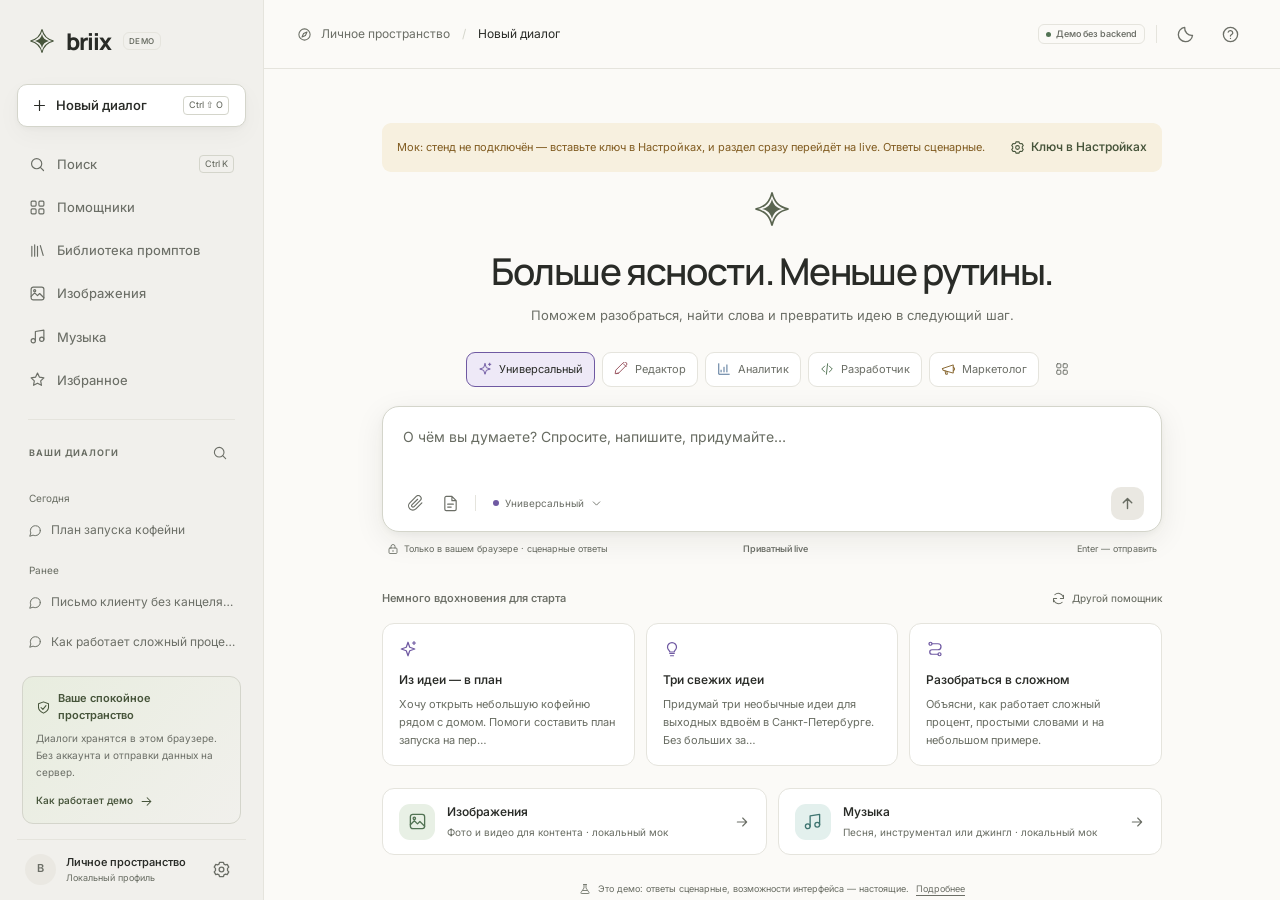
<file: index.html>
<!doctype html>
<!-- deploy-marker: e2e-1 (CI/CD pipeline check) -->
<html lang="ru">
<head>
  <meta charset="utf-8">
  <meta name="viewport" content="width=device-width, initial-scale=1, viewport-fit=cover">
  <meta name="theme-color" content="#fbfaf7">
  <meta name="description" content="BRIIX — пространство для идей. Выберите помощника, попробуйте диалог и сохраните удачный результат. Локальные моки и опциональные модели на вашем сервере.">
  <meta name="robots" content="noindex, nofollow">
  <title>BRIIX — ваше пространство для идей</title>
  <link rel="icon" type="image/svg+xml" href="site/assets/img/favicon.svg">
  <link rel="stylesheet" href="demo.css">
  <link rel="stylesheet" href="media.css">
  <link rel="stylesheet" href="music.css">
  <link rel="stylesheet" href="live.css">
  <script>
    document.documentElement.classList.add('js');
    try {
      const saved = JSON.parse(localStorage.getItem('briix-workspace-v2') || '{}');
      const requested = saved.settings?.theme;
      const theme = ['light', 'dark', 'system'].includes(requested) ? requested : 'light';
      document.documentElement.dataset.theme = theme === 'system' ? (matchMedia('(prefers-color-scheme: dark)').matches ? 'dark' : 'light') : theme;
    } catch (_) { document.documentElement.dataset.theme = 'light'; }
  </script>
</head>
<body>
  <a class="skip-link" href="#main-content">Перейти к содержимому</a>
  <div class="workspace" id="workspace">
    <aside class="sidebar" id="sidebar" aria-label="Навигация и история диалогов"></aside>
    <div class="main-shell">
      <header class="topbar" id="topbar"></header>
      <main id="main-content" class="main-content" tabindex="-1"></main>
    </div>
  </div>
  <button class="sidebar-scrim" id="sidebar-scrim" aria-label="Закрыть меню" hidden></button>
  <dialog class="modal" id="modal" aria-labelledby="modal-title"></dialog>
  <dialog class="search-modal" id="search-modal" aria-label="Поиск по пространству"></dialog>
  <div class="toast-region" id="toasts" role="status" aria-live="polite" aria-atomic="false"></div>
  <input type="file" id="file-input" multiple accept=".txt,.md,.csv,.json,.pdf,.png,.jpg,.jpeg,.webp" hidden>
  <input type="file" id="import-input" accept=".json,application/json" hidden>
  <noscript><div class="noscript">Для интерактивного демо нужен JavaScript. Всё работает локально, без регистрации и отправки данных на сервер.</div></noscript>
  <script src="demo-data.js"></script>
  <script src="wait-phrases.js"></script>
  <script src="wait-ui.js"></script>
  <script src="showcase.js"></script>
  <script src="media.js"></script>
  <script src="music-base.js"></script>
  <script src="music-brain.js"></script>
  <script src="music.js"></script>
  <script src="media-live.js"></script>
  <script src="bus-live.js"></script>
  <script src="music-live.js"></script>
  <script src="chat-live.js"></script>
  <script src="demo.js"></script>
</body>
</html>
</file>
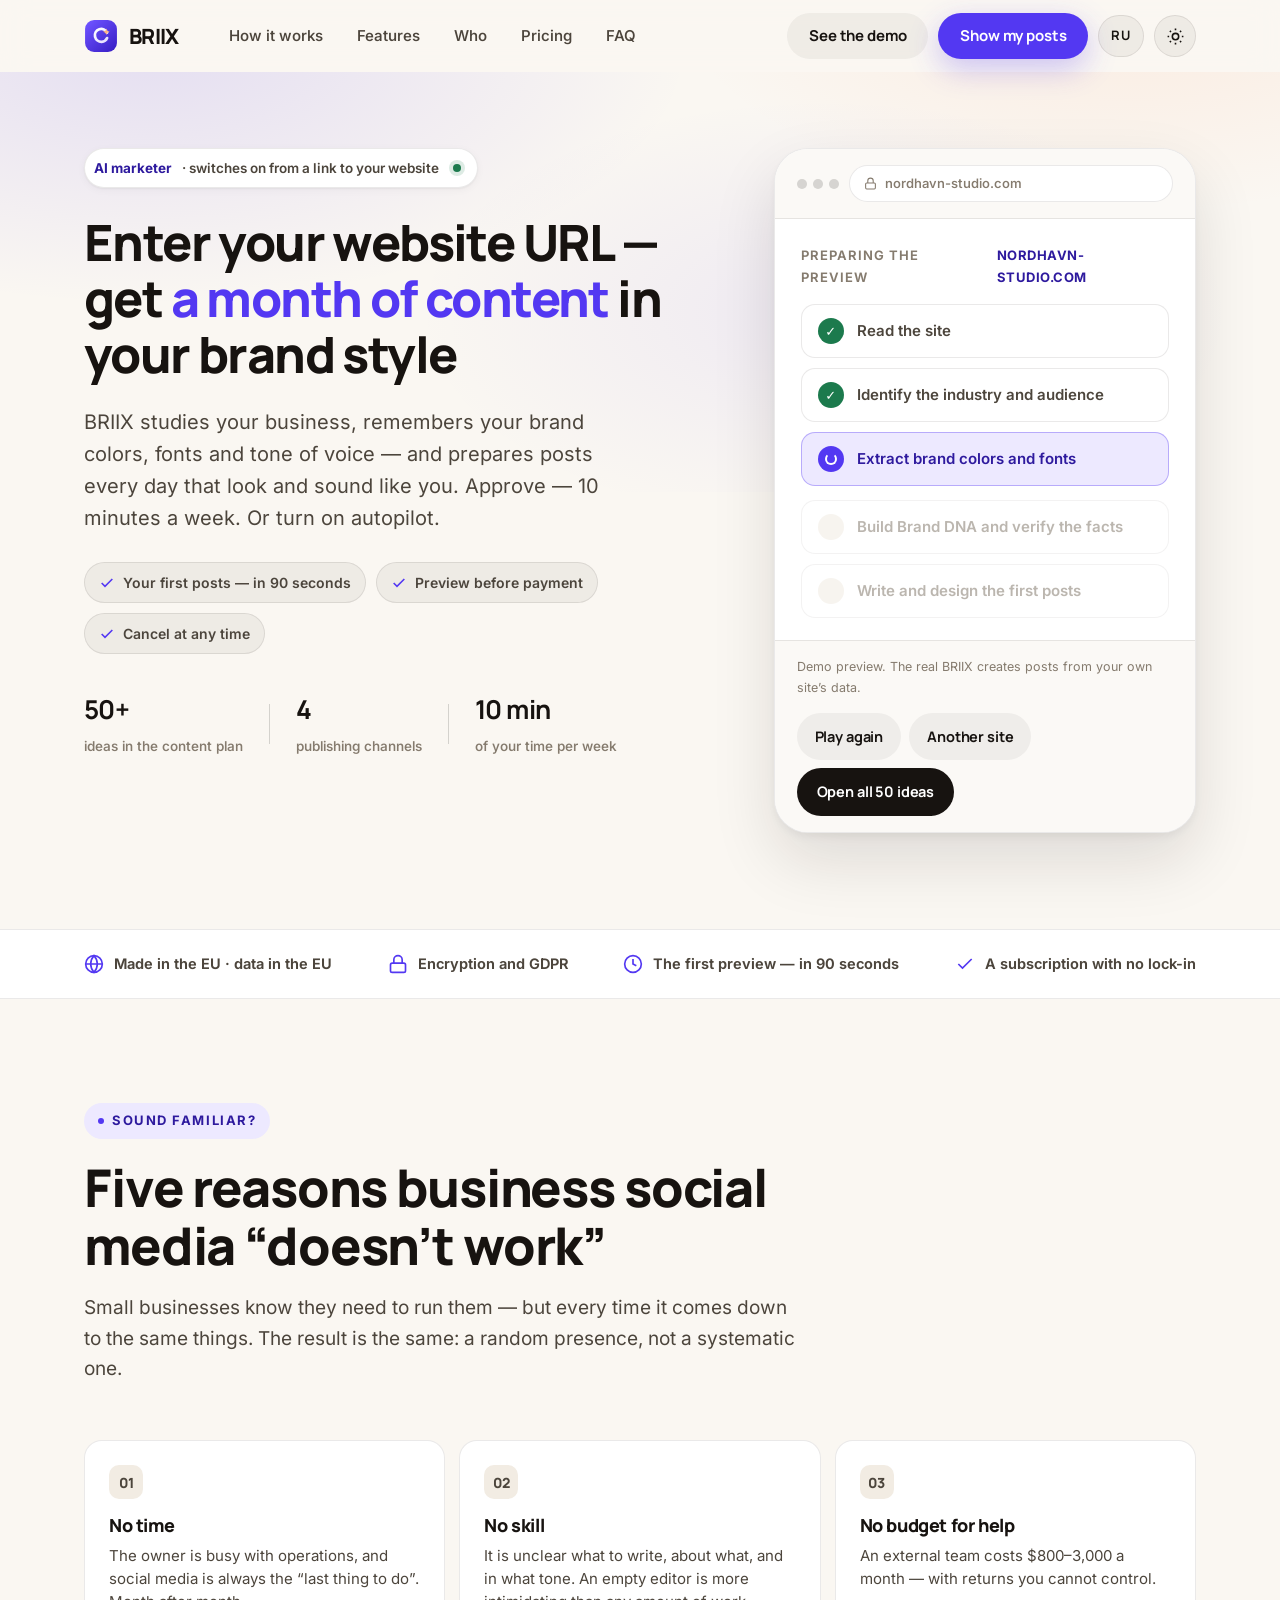
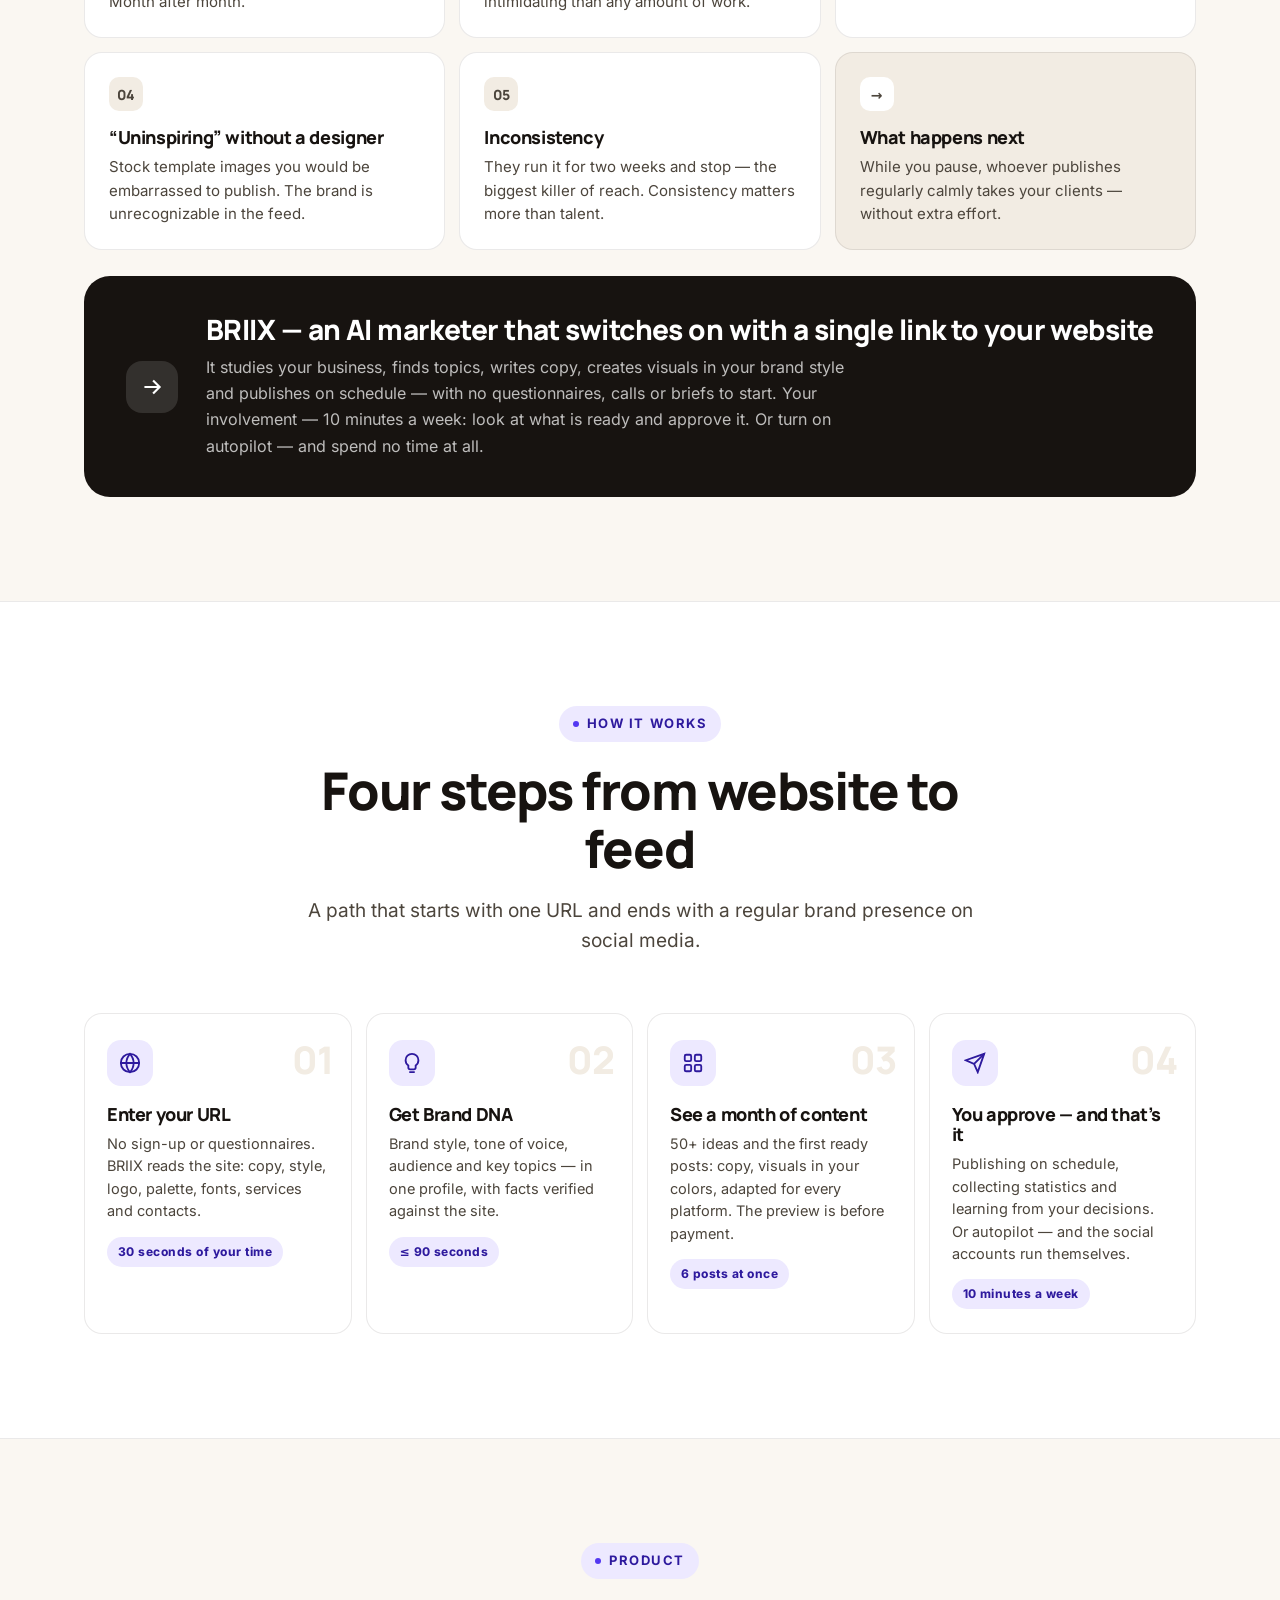
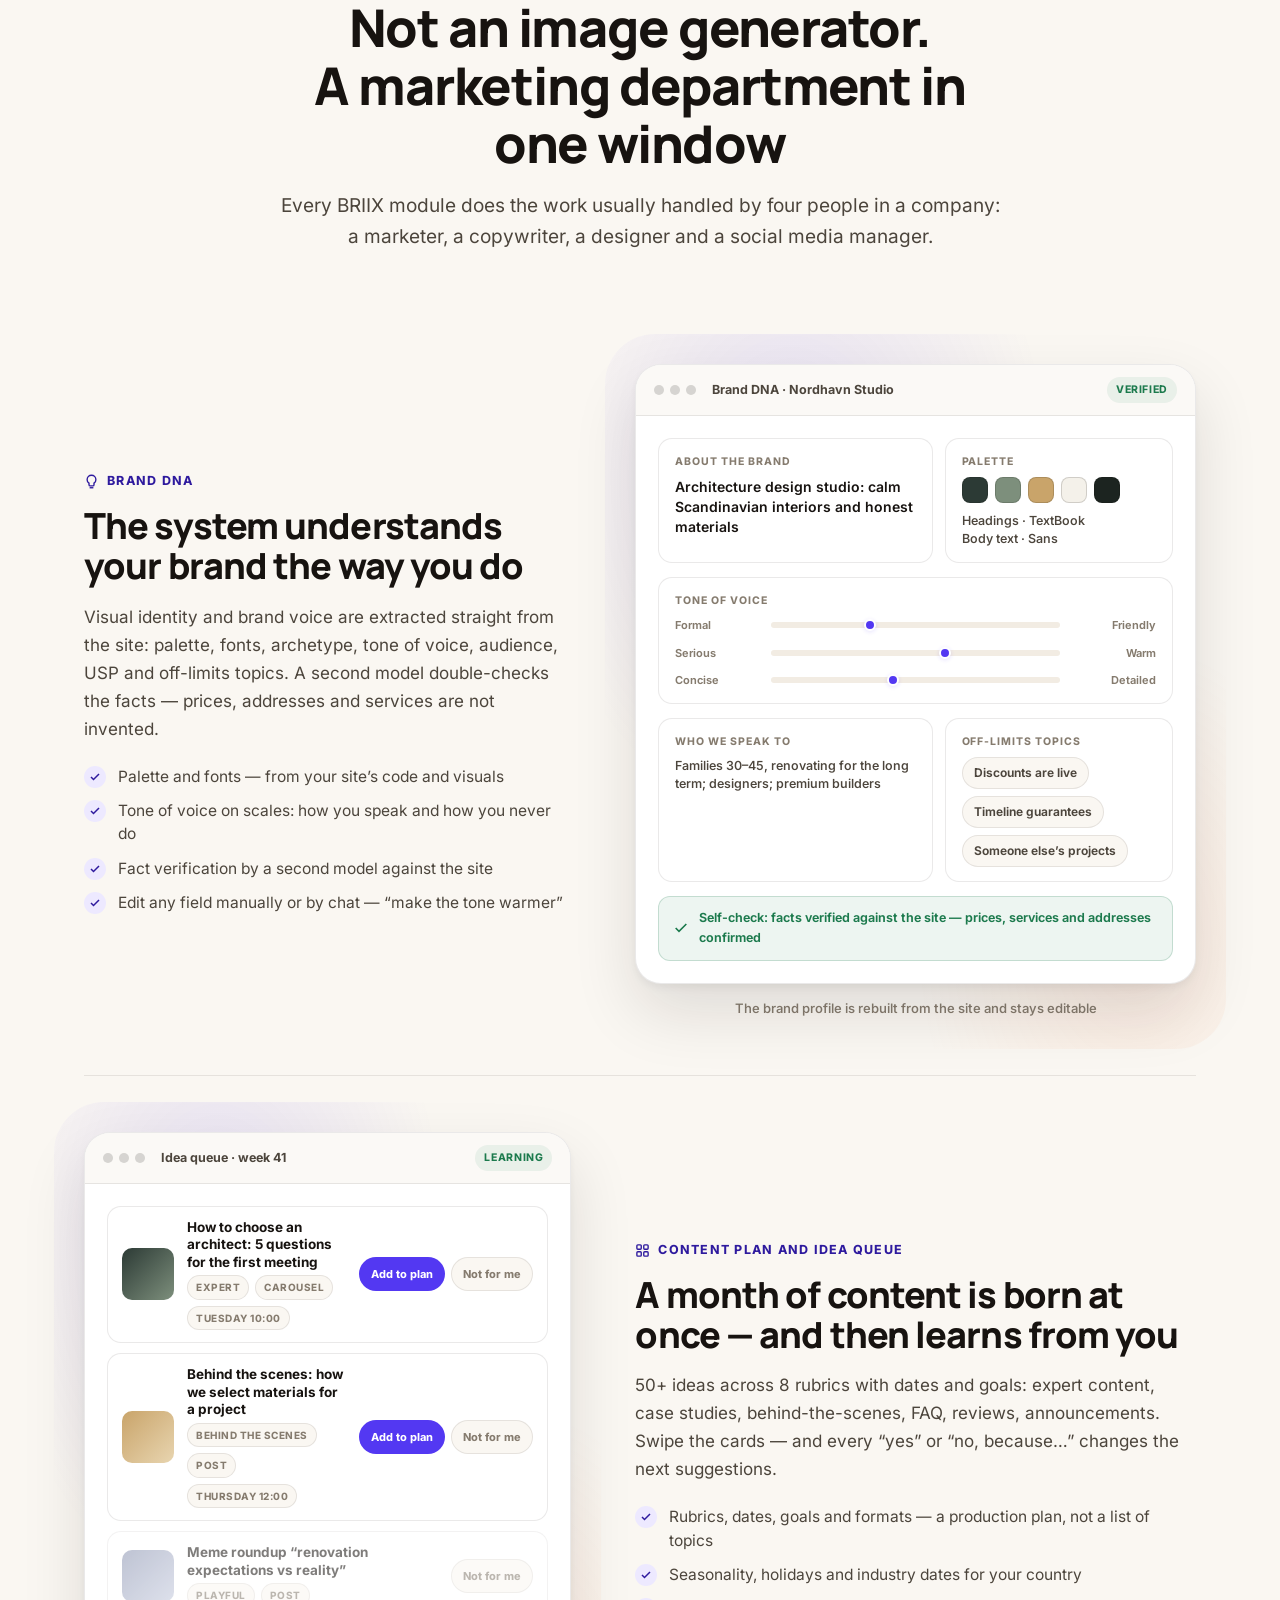
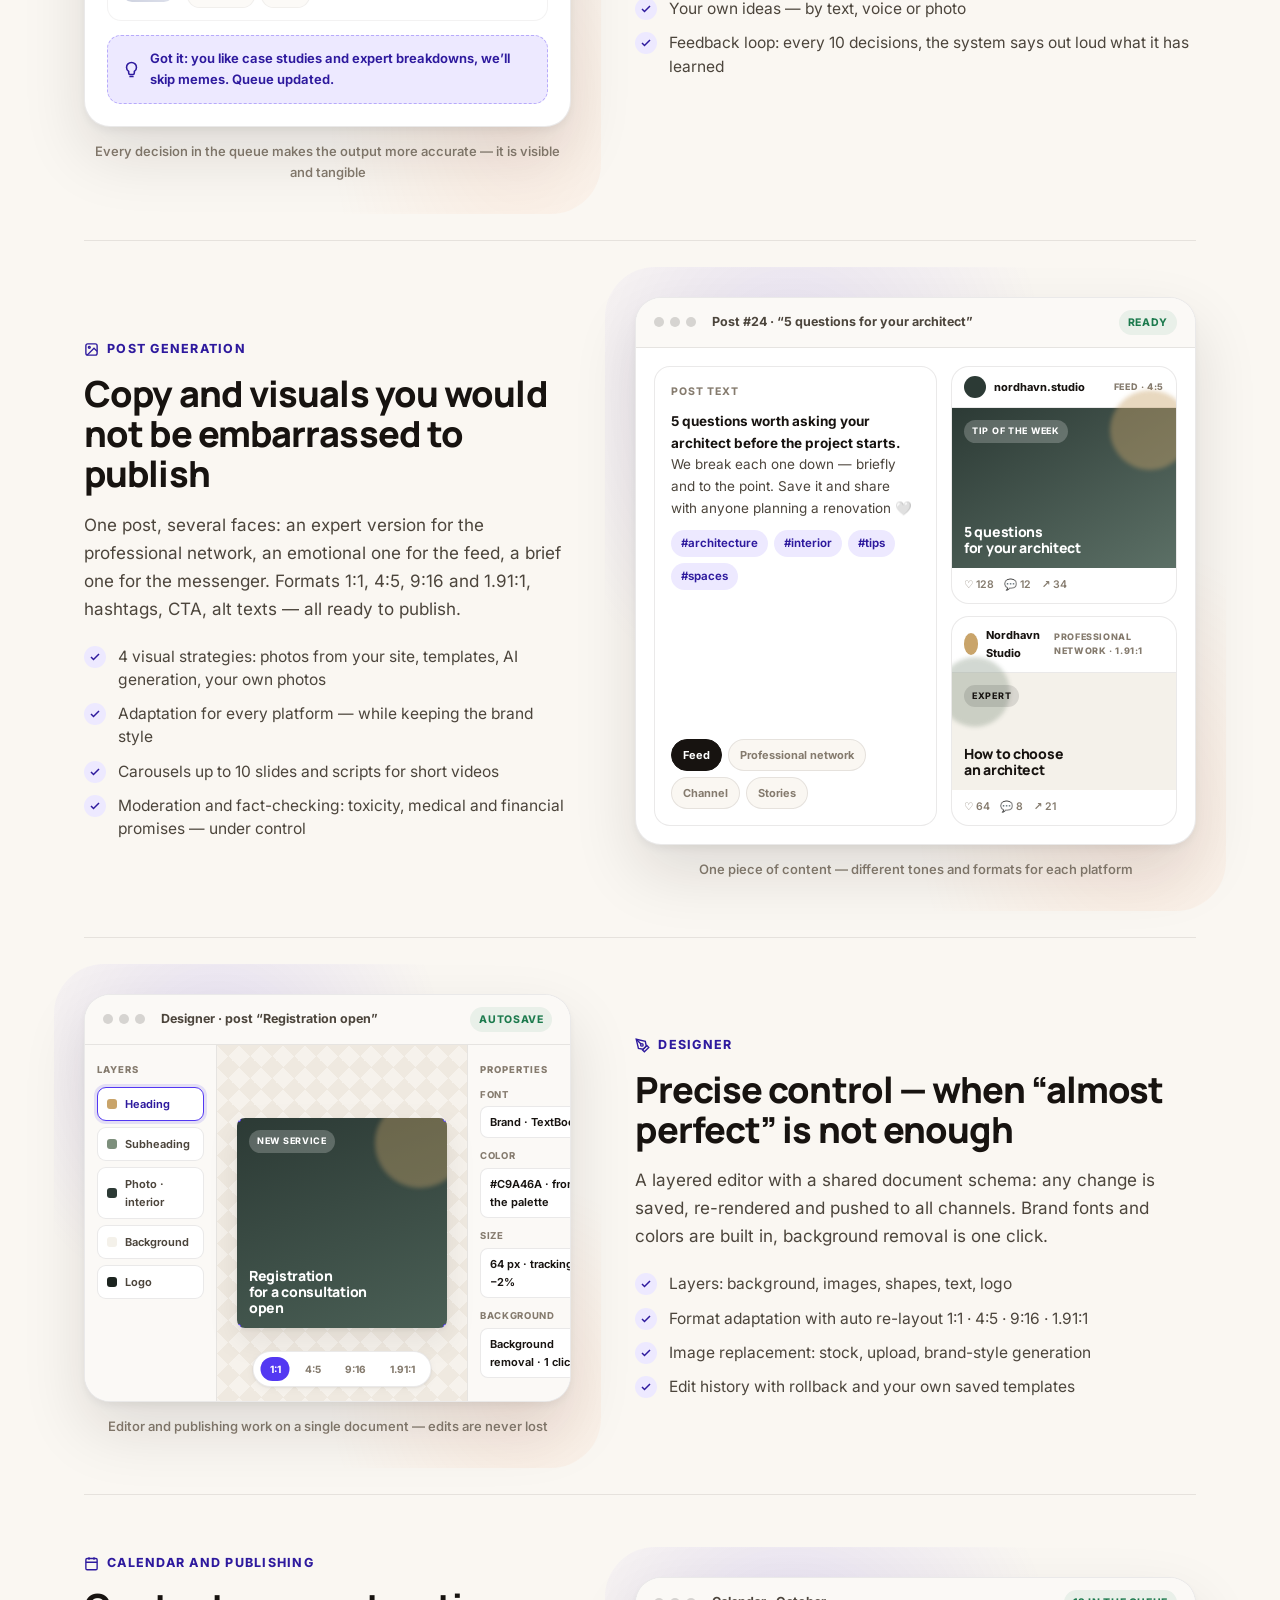
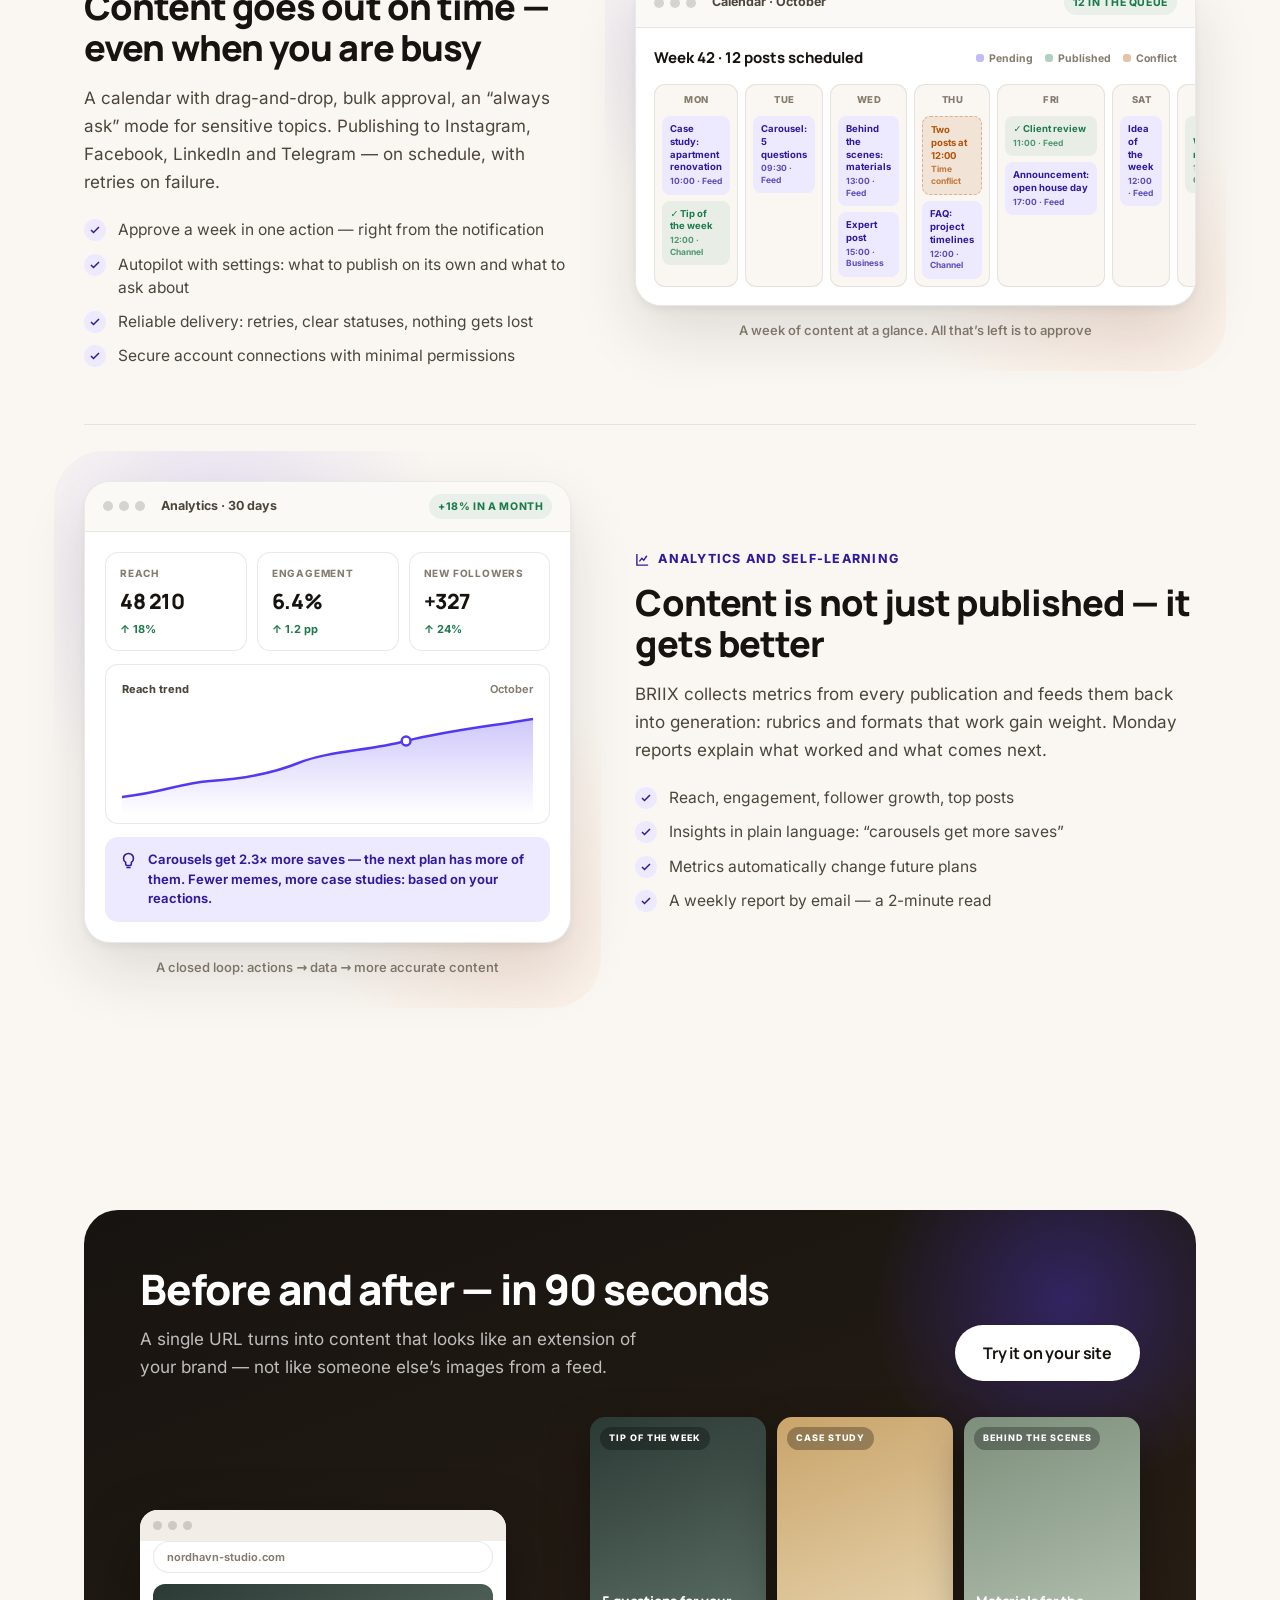
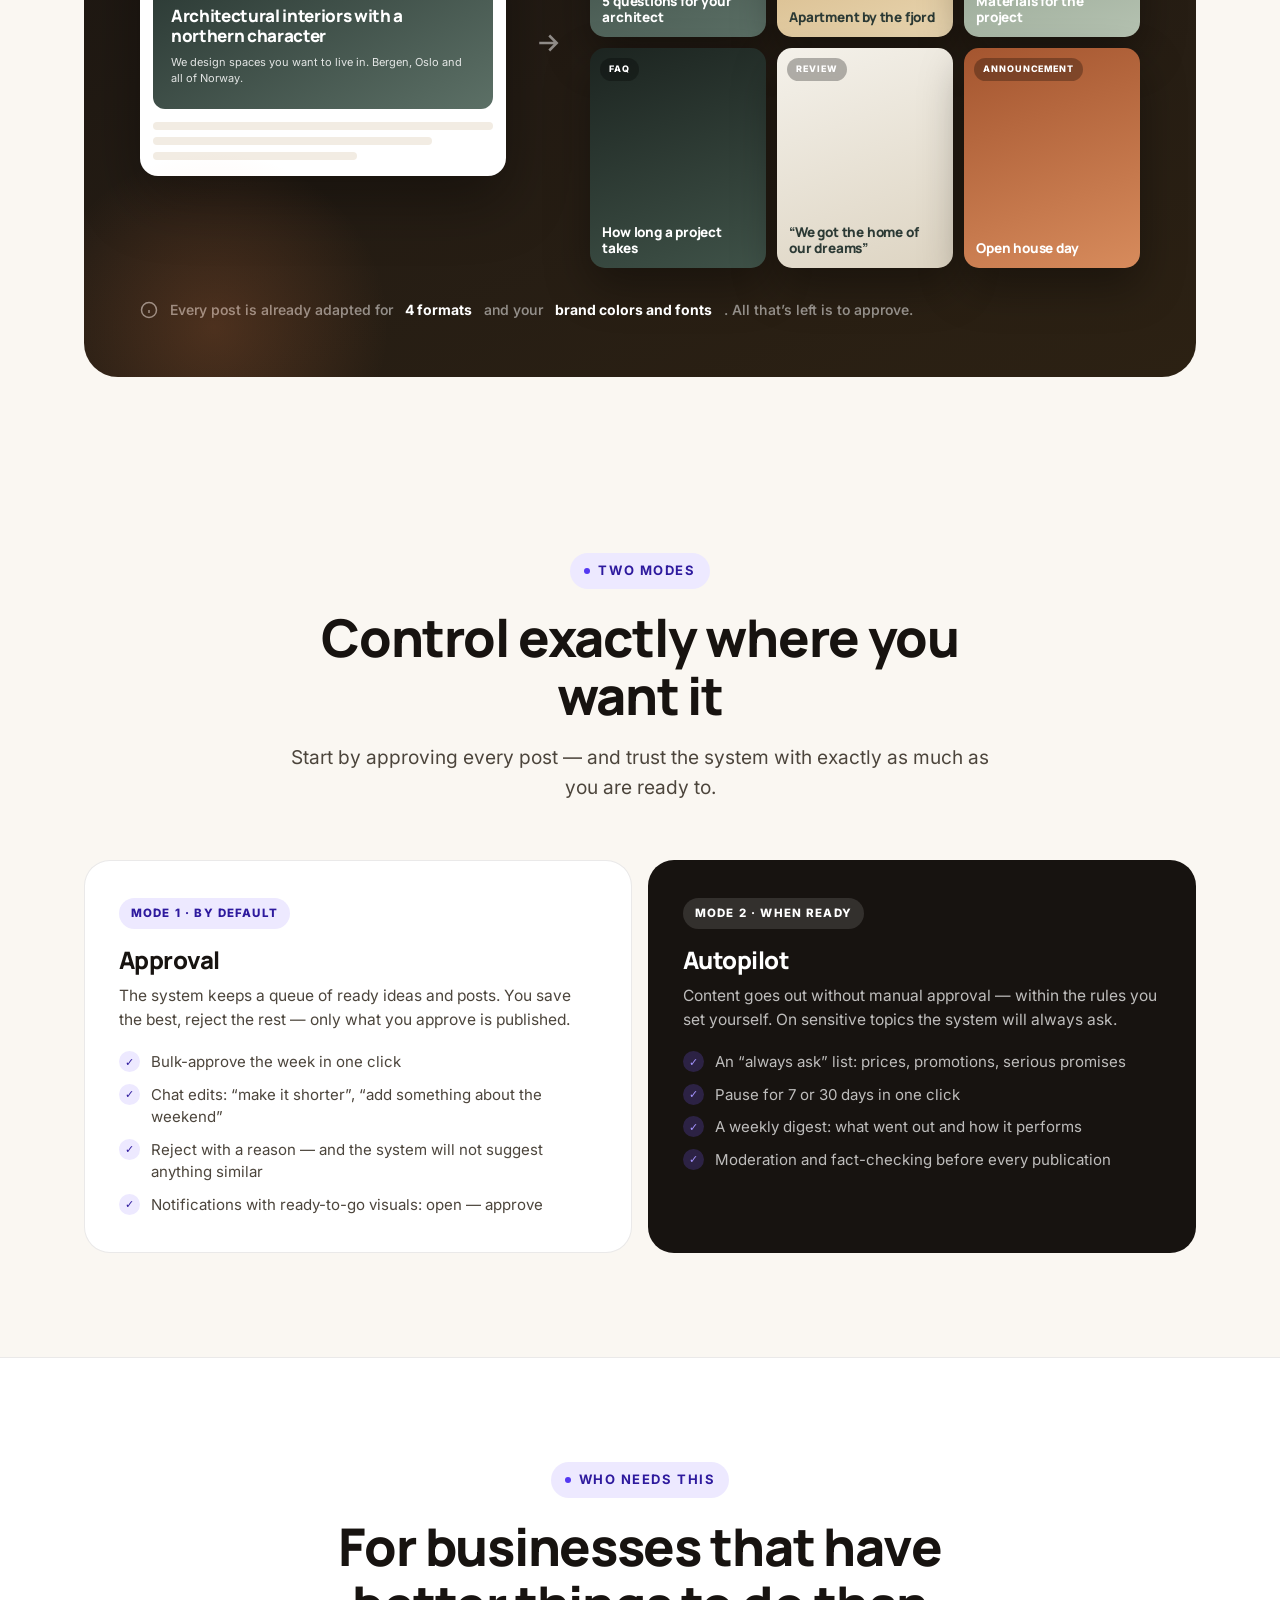
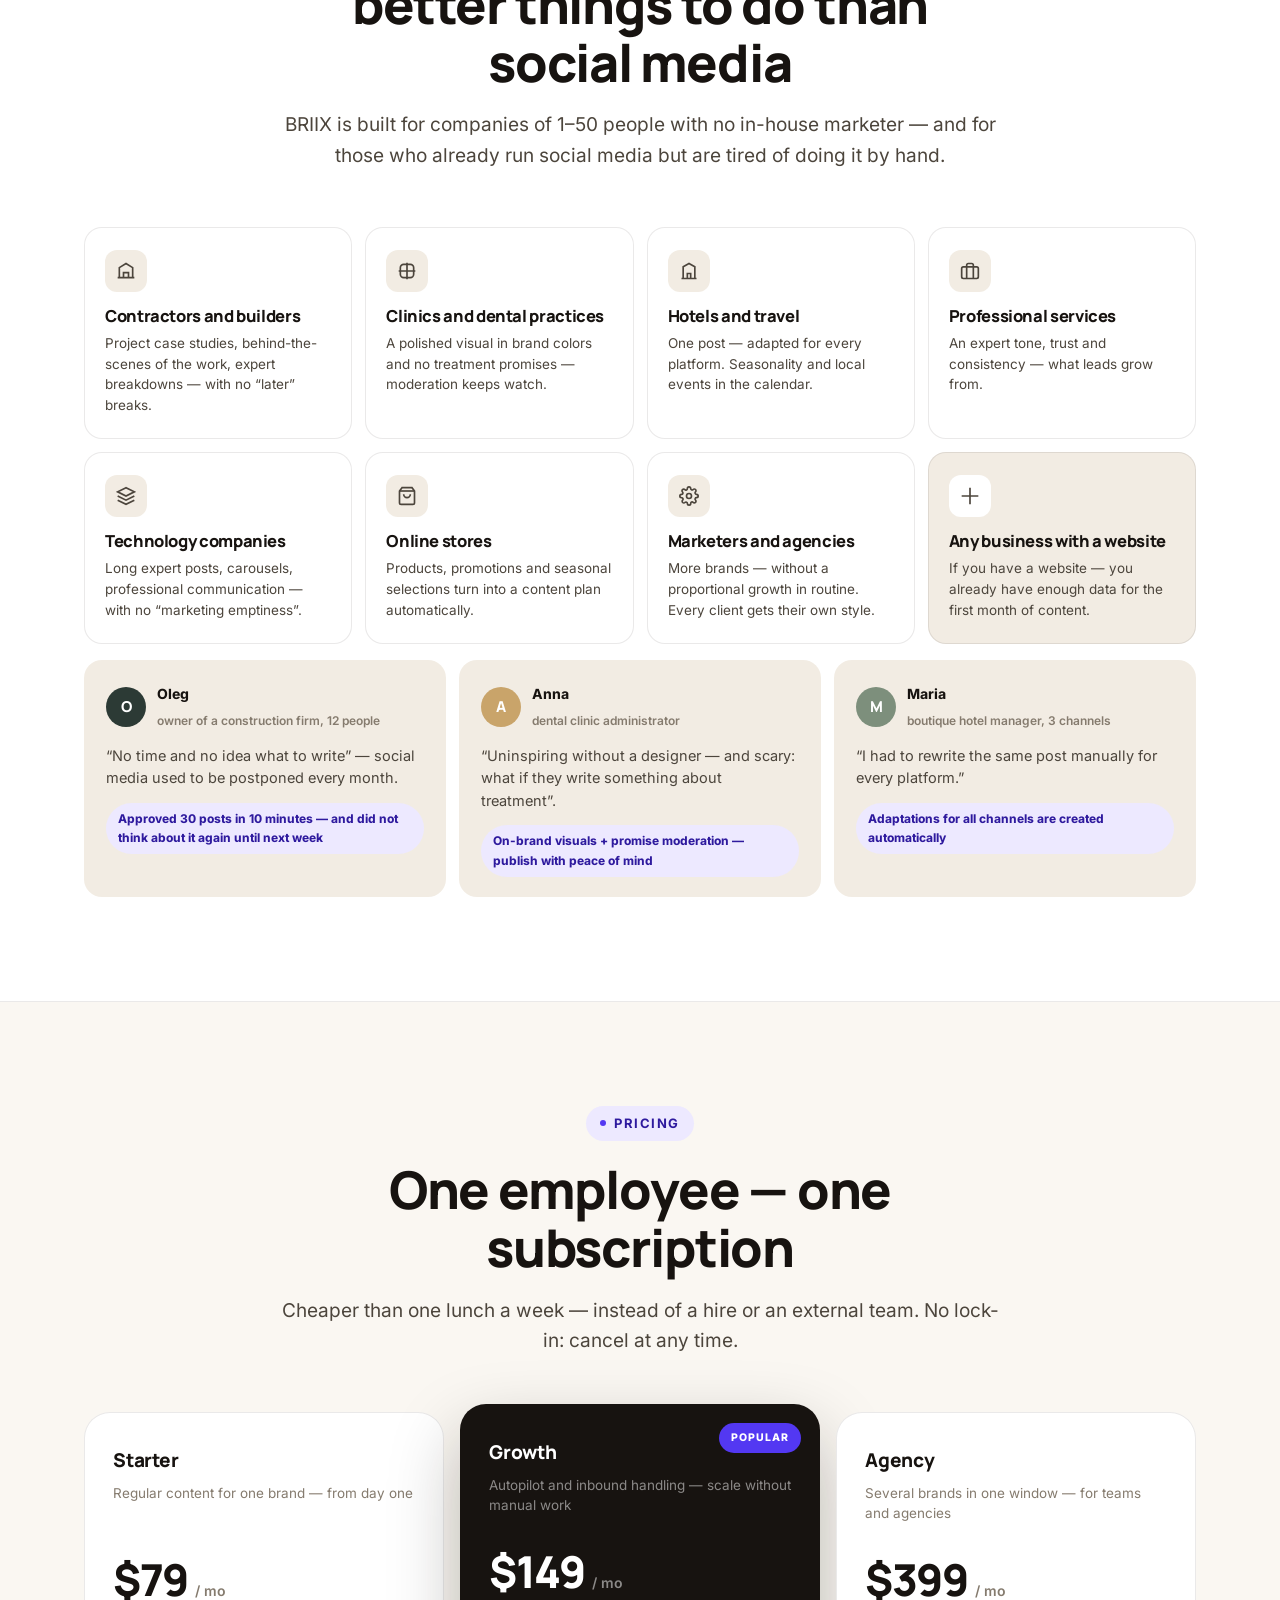
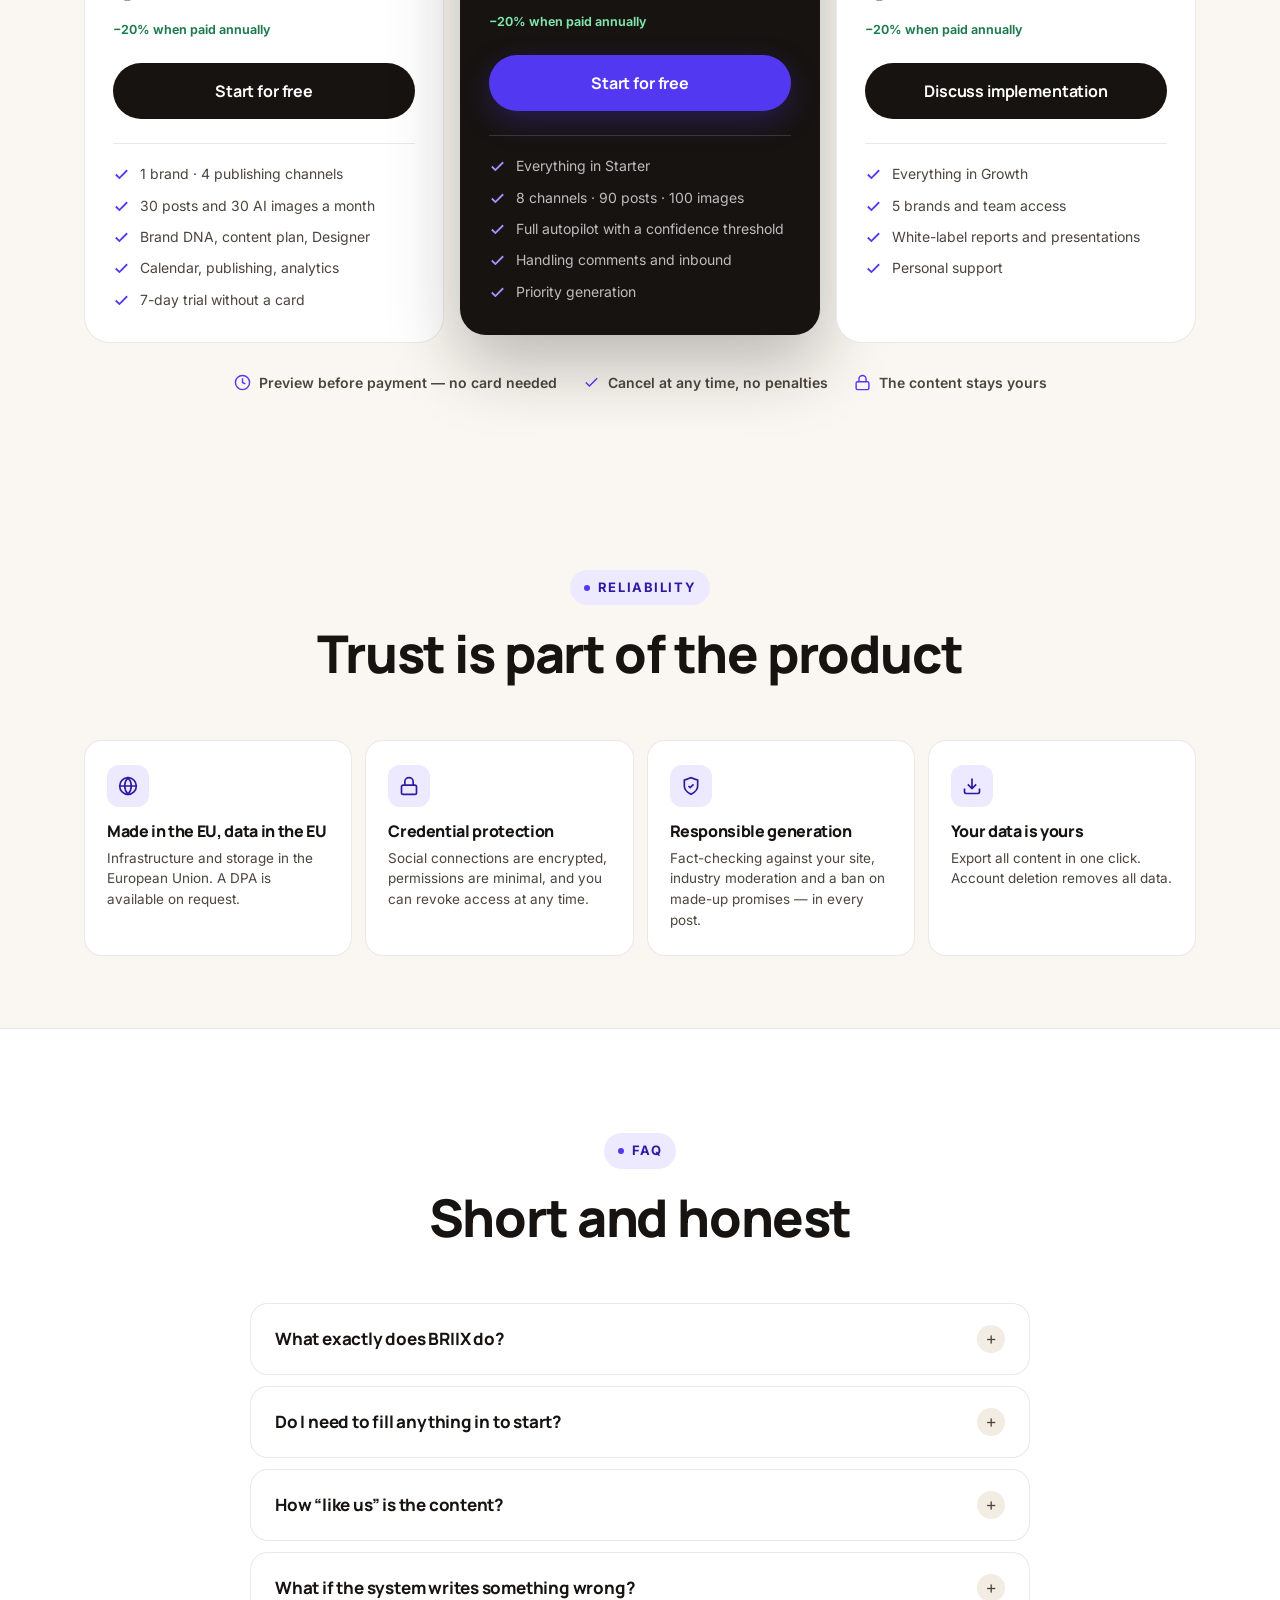
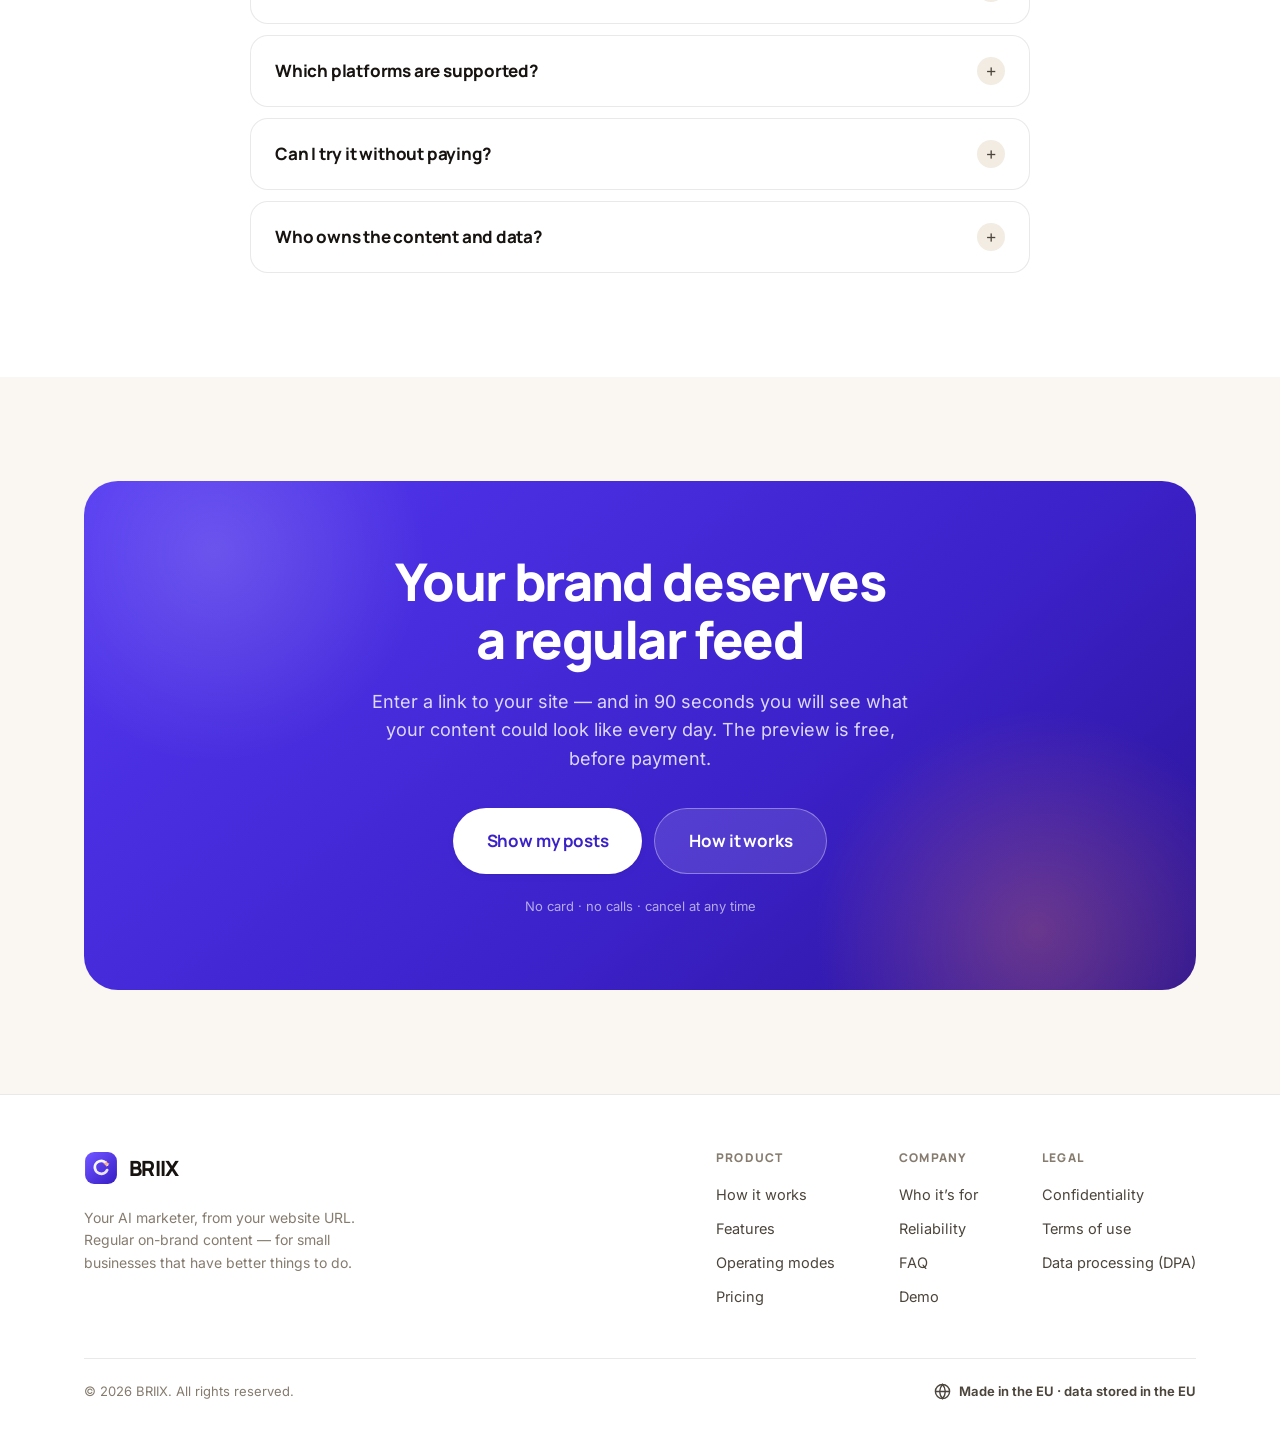
<file: en/index.html>
<!DOCTYPE html>
<html lang="en">
<head>
<link rel="alternate" hreflang="ru" href="https://rucorp.github.io/briix/">
<link rel="alternate" hreflang="en" href="https://rucorp.github.io/briix/en/">
<link rel="alternate" hreflang="x-default" href="https://rucorp.github.io/briix/">
<meta charset="UTF-8">
<meta name="viewport" content="width=device-width, initial-scale=1.0">
<title>BRIIX — Your AI marketer, from your website URL</title>
<meta name="description" content="BRIIX studies your business website and creates a month of on-brand content: copy, visuals, a publishing plan and analytics. Enter a URL — get your first posts in 90 seconds.">
<meta property="og:title" content="BRIIX — Your brand, on autopilot.">
<meta property="og:description" content="Enter your website URL — in 90 seconds you will see your first posts in your brand style.">
<meta property="og:type" content="website">
<meta property="og:image" content="https://rucorp.github.io/briix/assets/img/og-briix.jpg">
<meta name="twitter:card" content="summary_large_image">
<meta name="color-scheme" content="light dark">
<meta name="theme-color" content="#faf7f2" media="(prefers-color-scheme: light)">
<meta name="theme-color" content="#0f0c09" media="(prefers-color-scheme: dark)">
<script>
  /* No flash: the theme is set before CSS loads */
  (function () {
    try {
      var t = localStorage.getItem('briix-theme');
      if (t !== 'light' && t !== 'dark') {
        t = window.matchMedia && window.matchMedia('(prefers-color-scheme: dark)').matches ? 'dark' : 'light';
      }
      document.documentElement.dataset.theme = t;
    } catch (e) {}
  })();
</script>
<link rel="icon" href="../assets/img/favicon.svg" type="image/svg+xml">
<link rel="preload" href="../assets/fonts/inter-latin-wght-normal.woff2" as="font" type="font/woff2" crossorigin>
<link rel="preload" href="../assets/fonts/manrope-latin-wght-normal.woff2" as="font" type="font/woff2" crossorigin>
<link rel="stylesheet" href="../assets/css/main.css">
</head>
<body>

<!-- ================= HEADER ================= -->
<header class="site-header">
  <div class="container header-inner">
    <a class="logo" href="#top" aria-label="BRIIX — home">
      <img class="logo-mark" src="../assets/img/logo.svg" alt="">
      BRIIX
    </a>
    <nav class="nav" aria-label="Main navigation">
      <a href="#how">How it works</a>
      <a href="#product">Features</a>
      <a href="#audience">Who</a>
      <a href="#pricing">Pricing</a>
      <a href="#faq">FAQ</a>
    </nav>
    <div class="header-cta">
      <a class="btn btn-ghost" href="#demo">See the demo</a>
      <a class="btn btn-primary" href="#demo">Show my posts</a>
      <a class="lang-toggle" href="../index.html" hreflang="ru" lang="ru" title="Russian" aria-label="Switch language" onclick="try{localStorage.setItem('briix-lang','ru')}catch(e){}">RU</a>
        <button class="theme-toggle" type="button" aria-label="Toggle theme" title="Toggle theme">
        <svg class="icon-sun" viewBox="0 0 24 24" fill="none" stroke="currentColor" stroke-width="2" aria-hidden="true"><circle cx="12" cy="12" r="4"/><path d="M12 2v2M12 20v2M4.9 4.9l1.4 1.4M17.7 17.7l1.4 1.4M2 12h2M20 12h2M4.9 19.1l1.4-1.4M17.7 6.3l1.4-1.4"/></svg>
        <svg class="icon-moon" viewBox="0 0 24 24" fill="none" stroke="currentColor" stroke-width="2" aria-hidden="true"><path d="M21 12.8A9 9 0 1 1 11.2 3a7 7 0 0 0 9.8 9.8z"/></svg>
      </button>
    </div>
    <button class="burger" aria-label="Menu"><span></span></button>
  </div>
</header>

<main id="top">

<!-- ================= HERO ================= -->
<section class="hero">
  <div class="container hero-grid">
    <div class="hero-copy">
      <div class="hero-badge">
        <b>AI marketer</b> · switches on from a link to your website
        <span class="dot"></span>
      </div>
      <h1>Enter your website URL —<br>get <span class="line2">a month of content</span> in your brand style</h1>
      <p class="hero-sub">
        BRIIX studies your business, remembers your brand colors, fonts and tone of voice —
        and prepares posts every day that look and sound like you.
        Approve — 10 minutes a week. Or turn on autopilot.
      </p>
      <div class="hero-points">
        <span class="hero-point"><svg viewBox="0 0 24 24" fill="none" stroke="currentColor" stroke-width="2.4"><path d="M20 6 9 17l-5-5"/></svg>Your first posts — in 90 seconds</span>
        <span class="hero-point"><svg viewBox="0 0 24 24" fill="none" stroke="currentColor" stroke-width="2.4"><path d="M20 6 9 17l-5-5"/></svg>Preview before payment</span>
        <span class="hero-point"><svg viewBox="0 0 24 24" fill="none" stroke="currentColor" stroke-width="2.4"><path d="M20 6 9 17l-5-5"/></svg>Cancel at any time</span>
      </div>
      <div class="hero-meta">
        <div class="stat"><b>50+</b><span>ideas in the content plan</span></div>
        <div class="divider"></div>
        <div class="stat"><b>4</b><span>publishing channels</span></div>
        <div class="divider"></div>
        <div class="stat"><b>10 min</b><span>of your time per week</span></div>
      </div>
    </div>

    <!-- ===== Live demo card ===== -->
    <div class="demo-card" id="demo">
      <div class="demo-head">
        <div class="demo-dots"><i></i><i></i><i></i></div>
        <div class="url-chip"><svg viewBox="0 0 24 24" fill="none" stroke="currentColor" stroke-width="2"><rect x="3" y="11" width="18" height="11" rx="2"/><path d="M7 11V7a5 5 0 0 1 10 0v4"/></svg>
          <span id="demo-url-chip">app.briix.com/preview</span>
        </div>
      </div>

      <!-- Idle: URL form -->
      <div class="demo-body" id="demo-idle">
        <div class="demo-step-label"><span>Step 1 of 1</span><b>Try it on your site</b></div>
        <form class="url-form" id="demo-form" style="margin-top:16px" novalidate>
          <div class="url-input-wrap">
            <svg viewBox="0 0 24 24" fill="none" stroke="currentColor" stroke-width="2"><circle cx="12" cy="12" r="10"/><path d="M2 12h20M12 2a15.3 15.3 0 0 1 4 10 15.3 15.3 0 0 1-4 10 15.3 15.3 0 0 1-4-10 15.3 15.3 0 0 1 4-10z"/></svg>
            <input id="demo-url" type="text" inputmode="url" autocomplete="url" placeholder="example.com" aria-label="Website address">
          </div>
          <button class="btn btn-primary" type="submit">Show my posts</button>
        </form>
        <div class="demo-hint">
          Ready demo brands with full content:
          <button class="try" data-try-domain="nordhavn-studio.com">nordhavn-studio.com</button>
          <button class="try" data-try-domain="vela-clinic.com">vela-clinic.com</button>
          <button class="try" data-try-domain="lumina-skin.com">lumina-skin.com</button>
        </div>
      </div>

      <!-- Generation progress -->
      <div class="demo-body" id="demo-gen" hidden>
        <div class="demo-step-label"><span>Preparing the preview</span><b id="demo-domain">—</b></div>
        <div class="gen-steps" style="margin-top:16px">
          <div class="gen-step"><span class="mark"></span>Read the site</div>
          <div class="gen-step"><span class="mark"></span>Identify the industry and audience</div>
          <div class="gen-step"><span class="mark"></span>Extract brand colors and fonts</div>
          <div class="gen-step"><span class="mark"></span>Build Brand DNA and verify the facts</div>
          <div class="gen-step"><span class="mark"></span>Write and design the first posts</div>
        </div>
      </div>

      <!-- Result preview -->
      <div class="demo-body" id="demo-result" hidden>
        <div class="demo-step-label"><span>Done · 6 posts out of 50+</span><b>Your Brand DNA</b></div>
        <div class="preview-wrap" style="margin-top:14px">
          <div class="brand-card" id="demo-brand"></div>
          <div class="posts-grid" id="demo-posts"></div>
          <div class="plan-teaser" id="demo-plan" hidden>
            <div class="pt-head">
              <b>Content plan: 50+ ideas for a month</b>
              <span>44 more ideas in the queue</span>
            </div>
            <div class="pt-items">
              <div class="pt-item"><i class="pt-num">07</i><div><b>Seasonal guide: what to know this month</b><span>Expert · carousel · Tuesday</span></div></div>
              <div class="pt-item"><i class="pt-num">08</i><div><b>Answering a common question about pricing</b><span>FAQ · post · Thursday</span></div></div>
              <div class="pt-item locked"><i class="pt-num">09</i><div><b>An idea that will become your signature</b><span>Story · post · Saturday</span></div></div>
            </div>
          </div>
        </div>
      </div>

      <div class="demo-footer">
        <div class="note">Demo preview. The real BRIIX creates posts from your own site’s data.</div>
        <div style="display:flex;gap:8px;flex-wrap:wrap">
          <button class="btn btn-ghost" id="demo-restart" style="padding:12px 18px;font-size:14.5px">Play again</button>
          <button class="btn btn-ghost" id="demo-change" style="padding:12px 18px;font-size:14.5px">Another site</button>
          <a class="btn btn-dark" href="#pricing" data-cta-toast>Open all 50 ideas</a>
        </div>
      </div>
    </div>
  </div>
</section>

<!-- ================= TRUST STRIP ================= -->
<div class="trust-strip">
  <div class="container trust-row">
    <div class="trust-item"><svg viewBox="0 0 24 24" fill="none" stroke="currentColor" stroke-width="2"><circle cx="12" cy="12" r="10"/><path d="M2 12h20M12 2a15.3 15.3 0 0 1 4 10 15.3 15.3 0 0 1-4 10 15.3 15.3 0 0 1-4-10 15.3 15.3 0 0 1 4-10z"/></svg>Made in the EU · data in the EU</div>
    <div class="trust-item"><svg viewBox="0 0 24 24" fill="none" stroke="currentColor" stroke-width="2"><rect x="3" y="11" width="18" height="11" rx="2"/><path d="M7 11V7a5 5 0 0 1 10 0v4"/></svg>Encryption and GDPR</div>
    <div class="trust-item"><svg viewBox="0 0 24 24" fill="none" stroke="currentColor" stroke-width="2"><circle cx="12" cy="12" r="10"/><path d="M12 6v6l4 2"/></svg>The first preview — in 90 seconds</div>
    <div class="trust-item"><svg viewBox="0 0 24 24" fill="none" stroke="currentColor" stroke-width="2"><path d="M20 6 9 17l-5-5"/></svg>A subscription with no lock-in</div>
  </div>
</div>

<!-- ================= PROBLEM ================= -->
<section class="section" id="problem">
  <div class="container">
    <div class="section-head reveal">
      <div class="eyebrow">Sound familiar?</div>
      <h2 class="section-title">Five reasons business social media “doesn’t work”</h2>
      <p class="section-sub">Small businesses know they need to run them — but every time it comes down to the same things. The result is the same: a random presence, not a systematic one.</p>
    </div>
    <div class="problem-wrap reveal">
      <div class="trap-card"><div class="n">01</div><h3>No time</h3><p>The owner is busy with operations, and social media is always the “last thing to do”. Month after month.</p></div>
      <div class="trap-card"><div class="n">02</div><h3>No skill</h3><p>It is unclear what to write, about what, and in what tone. An empty editor is more intimidating than any amount of work.</p></div>
      <div class="trap-card"><div class="n">03</div><h3>No budget for help</h3><p>An external team costs $800–3,000 a month — with returns you cannot control.</p></div>
      <div class="trap-card"><div class="n">04</div><h3>“Uninspiring” without a designer</h3><p>Stock template images you would be embarrassed to publish. The brand is unrecognizable in the feed.</p></div>
      <div class="trap-card"><div class="n">05</div><h3>Inconsistency</h3><p>They run it for two weeks and stop — the biggest killer of reach. Consistency matters more than talent.</p></div>
      <div class="trap-card" style="background:var(--bg-deep)"><div class="n" style="background:var(--card)">→</div><h3>What happens next</h3><p>While you pause, whoever publishes regularly calmly takes your clients — without extra effort.</p></div>
    </div>
    <div class="problem-solution reveal">
      <div class="arrow-ico">
        <svg width="26" height="26" viewBox="0 0 24 24" fill="none" stroke="currentColor" stroke-width="2"><path d="M5 12h14M13 6l6 6-6 6"/></svg>
      </div>
      <div>
        <h3>BRIIX — an AI marketer that switches on with a single link to your website</h3>
        <p>It studies your business, finds topics, writes copy, creates visuals in your brand style and publishes on schedule — with no questionnaires, calls or briefs to start. Your involvement — 10 minutes a week: look at what is ready and approve it. Or turn on autopilot — and spend no time at all.</p>
      </div>
    </div>
  </div>
</section>

<!-- ================= HOW IT WORKS ================= -->
<section class="section" id="how" style="background:var(--surface);border-block:1px solid var(--line)">
  <div class="container">
    <div class="section-head center reveal">
      <div class="eyebrow">How it works</div>
      <h2 class="section-title">Four steps from website to feed</h2>
      <p class="section-sub">A path that starts with one URL and ends with a regular brand presence on social media.</p>
    </div>
    <div class="steps reveal">
      <div class="step-card">
        <div class="ico"><svg viewBox="0 0 24 24" fill="none" stroke="currentColor" stroke-width="2"><circle cx="12" cy="12" r="10"/><path d="M2 12h20M12 2a15.3 15.3 0 0 1 4 10 15.3 15.3 0 0 1-4 10 15.3 15.3 0 0 1-4-10 15.3 15.3 0 0 1 4-10z"/></svg></div>
        <h3>Enter your URL</h3>
        <p>No sign-up or questionnaires. BRIIX reads the site: copy, style, logo, palette, fonts, services and contacts.</p>
        <span class="time-badge">30 seconds of your time</span>
      </div>
      <div class="step-card">
        <div class="ico"><svg viewBox="0 0 24 24" fill="none" stroke="currentColor" stroke-width="2"><path d="M12 2a7 7 0 0 1 7 7c0 2.4-1.2 4.5-3 5.7V17a2 2 0 0 1-2 2h-4a2 2 0 0 1-2-2v-2.3c-1.8-1.2-3-3.3-3-5.7a7 7 0 0 1 7-7z"/><path d="M9 22h6"/></svg></div>
        <h3>Get Brand DNA</h3>
        <p>Brand style, tone of voice, audience and key topics — in one profile, with facts verified against the site.</p>
        <span class="time-badge">≤ 90 seconds</span>
      </div>
      <div class="step-card">
        <div class="ico"><svg viewBox="0 0 24 24" fill="none" stroke="currentColor" stroke-width="2"><rect x="3" y="3" width="7" height="7" rx="1.5"/><rect x="14" y="3" width="7" height="7" rx="1.5"/><rect x="3" y="14" width="7" height="7" rx="1.5"/><rect x="14" y="14" width="7" height="7" rx="1.5"/></svg></div>
        <h3>See a month of content</h3>
        <p>50+ ideas and the first ready posts: copy, visuals in your colors, adapted for every platform. The preview is before payment.</p>
        <span class="time-badge">6 posts at once</span>
      </div>
      <div class="step-card">
        <div class="ico"><svg viewBox="0 0 24 24" fill="none" stroke="currentColor" stroke-width="2"><path d="M22 2 11 13"/><path d="M22 2 15 22l-4-9-9-4 20-7z"/></svg></div>
        <h3>You approve — and that’s it</h3>
        <p>Publishing on schedule, collecting statistics and learning from your decisions. Or autopilot — and the social accounts run themselves.</p>
        <span class="time-badge">10 minutes a week</span>
      </div>
    </div>
  </div>
</section>

<!-- ================= PRODUCT / FEATURES ================= -->
<section class="section" id="product">
  <div class="container">
    <div class="section-head center reveal">
      <div class="eyebrow">Product</div>
      <h2 class="section-title">Not an image generator.<br>A marketing department in one window</h2>
      <p class="section-sub">Every BRIIX module does the work usually handled by four people in a company: a marketer, a copywriter, a designer and a social media manager.</p>
    </div>

    <!-- Feature 1: Brand DNA -->
    <div class="feature-row reveal">
      <div class="feature-copy">
        <div class="mini-eyebrow"><svg viewBox="0 0 24 24" fill="none" stroke="currentColor" stroke-width="2.2"><path d="M12 2a7 7 0 0 1 7 7c0 2.4-1.2 4.5-3 5.7V17a2 2 0 0 1-2 2h-4a2 2 0 0 1-2-2v-2.3c-1.8-1.2-3-3.3-3-5.7a7 7 0 0 1 7-7z"/><path d="M9 22h6"/></svg>Brand DNA</div>
        <h3>The system understands your brand the way you do</h3>
        <p>Visual identity and brand voice are extracted straight from the site: palette, fonts, archetype, tone of voice, audience, USP and off-limits topics. A second model double-checks the facts — prices, addresses and services are not invented.</p>
        <ul class="feature-list">
          <li><span class="tick"><svg viewBox="0 0 24 24" fill="none" stroke="currentColor" stroke-width="3"><path d="M20 6 9 17l-5-5"/></svg></span>Palette and fonts — from your site’s code and visuals</li>
          <li><span class="tick"><svg viewBox="0 0 24 24" fill="none" stroke="currentColor" stroke-width="3"><path d="M20 6 9 17l-5-5"/></svg></span>Tone of voice on scales: how you speak and how you never do</li>
          <li><span class="tick"><svg viewBox="0 0 24 24" fill="none" stroke="currentColor" stroke-width="3"><path d="M20 6 9 17l-5-5"/></svg></span>Fact verification by a second model against the site</li>
          <li><span class="tick"><svg viewBox="0 0 24 24" fill="none" stroke="currentColor" stroke-width="3"><path d="M20 6 9 17l-5-5"/></svg></span>Edit any field manually or by chat — “make the tone warmer”</li>
        </ul>
      </div>
      <div class="feature-visual">
        <div class="visual-glow"></div>
        <div class="visual-frame">
          <div class="mock-appbar">
            <div class="demo-dots"><i></i><i></i><i></i></div>
            <div class="t" style="margin-left:8px">Brand DNA · Nordhavn Studio</div>
            <div class="pill">Verified</div>
          </div>
          <div class="mock-pad">
            <div class="dna-grid">
              <div class="dna-box">
                <div class="k">About the brand</div>
                <div class="v">Architecture design studio: calm Scandinavian interiors and honest materials</div>
              </div>
              <div class="dna-box">
                <div class="k">Palette</div>
                <div class="palette-row" style="margin-top:2px">
                  <span class="sw" style="background:#2c3a35"></span>
                  <span class="sw" style="background:#7d8f7c"></span>
                  <span class="sw" style="background:#c9a46a"></span>
                  <span class="sw" style="background:#f4f1ea"></span>
                  <span class="sw" style="background:#1c2420"></span>
                </div>
                <div class="v small" style="margin-top:9px">Headings · TextBook<br>Body text · Sans</div>
              </div>
            </div>
            <div class="dna-box">
              <div class="k">Tone of voice</div>
              <div class="dna-scales">
                <div class="scale-row"><span>Formal</span><div class="track"><i style="left:32%"></i></div><span class="r">Friendly</span></div>
                <div class="scale-row"><span>Serious</span><div class="track"><i style="left:58%"></i></div><span class="r">Warm</span></div>
                <div class="scale-row"><span>Concise</span><div class="track"><i style="left:40%"></i></div><span class="r">Detailed</span></div>
              </div>
            </div>
            <div class="dna-grid">
              <div class="dna-box">
                <div class="k">Who we speak to</div>
                <div class="v small">Families 30–45, renovating for the long term; designers; premium builders</div>
              </div>
              <div class="dna-box">
                <div class="k">Off-limits topics</div>
                <div class="dna-chips"><span class="dna-chip">Discounts are live</span><span class="dna-chip">Timeline guarantees</span><span class="dna-chip">Someone else’s projects</span></div>
              </div>
            </div>
            <div class="selfcheck">
              <svg viewBox="0 0 24 24" fill="none" stroke="currentColor" stroke-width="2.4"><path d="M20 6 9 17l-5-5"/></svg>
              Self-check: facts verified against the site — prices, services and addresses confirmed
            </div>
          </div>
        </div>
        <div class="visual-caption">The brand profile is rebuilt from the site and stays editable</div>
      </div>
    </div>

    <!-- Feature 2: Content plan & Idea Queue -->
    <div class="feature-row rev reveal">
      <div class="feature-copy">
        <div class="mini-eyebrow"><svg viewBox="0 0 24 24" fill="none" stroke="currentColor" stroke-width="2.2"><rect x="3" y="3" width="7" height="7" rx="1.5"/><rect x="14" y="3" width="7" height="7" rx="1.5"/><rect x="3" y="14" width="7" height="7" rx="1.5"/><rect x="14" y="14" width="7" height="7" rx="1.5"/></svg>Content plan and idea queue</div>
        <h3>A month of content is born at once — and then learns from you</h3>
        <p>50+ ideas across 8 rubrics with dates and goals: expert content, case studies, behind-the-scenes, FAQ, reviews, announcements. Swipe the cards — and every “yes” or “no, because…” changes the next suggestions.</p>
        <ul class="feature-list">
          <li><span class="tick"><svg viewBox="0 0 24 24" fill="none" stroke="currentColor" stroke-width="3"><path d="M20 6 9 17l-5-5"/></svg></span>Rubrics, dates, goals and formats — a production plan, not a list of topics</li>
          <li><span class="tick"><svg viewBox="0 0 24 24" fill="none" stroke="currentColor" stroke-width="3"><path d="M20 6 9 17l-5-5"/></svg></span>Seasonality, holidays and industry dates for your country</li>
          <li><span class="tick"><svg viewBox="0 0 24 24" fill="none" stroke="currentColor" stroke-width="3"><path d="M20 6 9 17l-5-5"/></svg></span>Your own ideas — by text, voice or photo</li>
          <li><span class="tick"><svg viewBox="0 0 24 24" fill="none" stroke="currentColor" stroke-width="3"><path d="M20 6 9 17l-5-5"/></svg></span>Feedback loop: every 10 decisions, the system says out loud what it has learned</li>
        </ul>
      </div>
      <div class="feature-visual">
        <div class="visual-glow"></div>
        <div class="visual-frame">
          <div class="mock-appbar">
            <div class="demo-dots"><i></i><i></i><i></i></div>
            <div class="t" style="margin-left:8px">Idea queue · week 41</div>
            <div class="pill">Learning</div>
          </div>
          <div class="mock-pad">
            <div class="idea-list">
              <div class="idea-item">
                <div class="thumb" style="background:linear-gradient(135deg,#2c3a35,#7d8f7c)"></div>
                <div class="info">
                  <div class="t">How to choose an architect: 5 questions for the first meeting</div>
                  <div class="m"><span>Expert</span><span>Carousel</span><span>Tuesday 10:00</span></div>
                </div>
                <div class="acts"><b class="yes">Add to plan</b><b>Not for me</b></div>
              </div>
              <div class="idea-item">
                <div class="thumb" style="background:linear-gradient(135deg,#c9a46a,#e8d5b0)"></div>
                <div class="info">
                  <div class="t">Behind the scenes: how we select materials for a project</div>
                  <div class="m"><span>Behind the scenes</span><span>Post</span><span>Thursday 12:00</span></div>
                </div>
                <div class="acts"><b class="yes">Add to plan</b><b>Not for me</b></div>
              </div>
              <div class="idea-item" style="opacity:.55">
                <div class="thumb" style="background:linear-gradient(135deg,#8a93b0,#c3c9dd)"></div>
                <div class="info">
                  <div class="t">Meme roundup “renovation expectations vs reality”</div>
                  <div class="m"><span>Playful</span><span>Post</span></div>
                </div>
                <div class="acts"><b>Not for me</b></div>
              </div>
            </div>
            <div class="learning-note">
              <svg viewBox="0 0 24 24" fill="none" stroke="currentColor" stroke-width="2.2"><path d="M12 2a7 7 0 0 1 7 7c0 2.4-1.2 4.5-3 5.7V17a2 2 0 0 1-2 2h-4a2 2 0 0 1-2-2v-2.3c-1.8-1.2-3-3.3-3-5.7a7 7 0 0 1 7-7z"/><path d="M9 22h6"/></svg>
              Got it: you like case studies and expert breakdowns, we’ll skip memes. Queue updated.
            </div>
          </div>
        </div>
        <div class="visual-caption">Every decision in the queue makes the output more accurate — it is visible and tangible</div>
      </div>
    </div>

    <!-- Feature 3: Post generation -->
    <div class="feature-row reveal">
      <div class="feature-copy">
        <div class="mini-eyebrow"><svg viewBox="0 0 24 24" fill="none" stroke="currentColor" stroke-width="2.2"><rect x="3" y="3" width="18" height="18" rx="3"/><circle cx="8.5" cy="8.5" r="1.5"/><path d="m21 15-5-5L5 21"/></svg>Post generation</div>
        <h3>Copy and visuals you would not be embarrassed to publish</h3>
        <p>One post, several faces: an expert version for the professional network, an emotional one for the feed, a brief one for the messenger. Formats 1:1, 4:5, 9:16 and 1.91:1, hashtags, CTA, alt texts — all ready to publish.</p>
        <ul class="feature-list">
          <li><span class="tick"><svg viewBox="0 0 24 24" fill="none" stroke="currentColor" stroke-width="3"><path d="M20 6 9 17l-5-5"/></svg></span>4 visual strategies: photos from your site, templates, AI generation, your own photos</li>
          <li><span class="tick"><svg viewBox="0 0 24 24" fill="none" stroke="currentColor" stroke-width="3"><path d="M20 6 9 17l-5-5"/></svg></span>Adaptation for every platform — while keeping the brand style</li>
          <li><span class="tick"><svg viewBox="0 0 24 24" fill="none" stroke="currentColor" stroke-width="3"><path d="M20 6 9 17l-5-5"/></svg></span>Carousels up to 10 slides and scripts for short videos</li>
          <li><span class="tick"><svg viewBox="0 0 24 24" fill="none" stroke="currentColor" stroke-width="3"><path d="M20 6 9 17l-5-5"/></svg></span>Moderation and fact-checking: toxicity, medical and financial promises — under control</li>
        </ul>
      </div>
      <div class="feature-visual">
        <div class="visual-glow"></div>
        <div class="visual-frame">
          <div class="mock-appbar">
            <div class="demo-dots"><i></i><i></i><i></i></div>
            <div class="t" style="margin-left:8px">Post #24 · “5 questions for your architect”</div>
            <div class="pill">Ready</div>
          </div>
          <div class="post-mock-wrap">
            <div class="post-text-pane">
              <div class="lbl">Post text</div>
              <div class="body"><b>5 questions worth asking your architect before the project starts.</b><br>We break each one down — briefly and to the point. Save it and share with anyone planning a renovation 🤍</div>
              <div class="hashtags"><span>#architecture</span><span>#interior</span><span>#tips</span><span>#spaces</span></div>
              <div class="channel-tabs"><b class="on">Feed</b><b>Professional network</b><b>Channel</b><b>Stories</b></div>
            </div>
            <div class="phone-stack">
              <div class="phone">
                <div class="ph-top">
                  <div class="av" style="background:#2c3a35"></div>
                  <div class="nm">nordhavn.studio</div>
                  <div class="ch">Feed · 4:5</div>
                </div>
                <div class="ph-canvas">
                  <div class="pm-art" style="background:linear-gradient(150deg,#2c3a35,#5c7066)">
                    <div class="pa-blob" style="width:80px;height:80px;top:-18px;right:-14px;background:rgba(201,164,106,.5)"></div>
                    <span class="pa-chip">Tip of the week</span>
                    <div class="pa-title">5 questions<br>for your architect</div>
                  </div>
                </div>
                <div class="ph-foot"><span>♡ 128</span><span>💬 12</span><span>↗ 34</span></div>
              </div>
              <div class="phone">
                <div class="ph-top">
                  <div class="av" style="background:#c9a46a"></div>
                  <div class="nm">Nordhavn Studio</div>
                  <div class="ch">Professional network · 1.91:1</div>
                </div>
                <div class="ph-canvas" style="aspect-ratio:1.91/1">
                  <div class="pm-art" style="background:#f4f1ea">
                    <div class="pa-blob" style="width:70px;height:70px;top:-16px;left:-12px;background:rgba(125,143,124,.4)"></div>
                    <span class="pa-chip dark">Expert</span>
                    <div class="pa-title dark">How to choose<br>an architect</div>
                  </div>
                </div>
                <div class="ph-foot"><span>♡ 64</span><span>💬 8</span><span>↗ 21</span></div>
              </div>
            </div>
          </div>
        </div>
        <div class="visual-caption">One piece of content — different tones and formats for each platform</div>
      </div>
    </div>

    <!-- Feature 4: Designer -->
    <div class="feature-row rev reveal">
      <div class="feature-copy">
        <div class="mini-eyebrow"><svg viewBox="0 0 24 24" fill="none" stroke="currentColor" stroke-width="2.2"><path d="M12 19l7-7 3 3-7 7-3-3z"/><path d="M18 13l-1.5-7.5L2 2l3.5 14.5L13 18l5-5z"/><path d="M2 2l7.586 7.586"/><circle cx="11" cy="11" r="2"/></svg>Designer</div>
        <h3>Precise control — when “almost perfect” is not enough</h3>
        <p>A layered editor with a shared document schema: any change is saved, re-rendered and pushed to all channels. Brand fonts and colors are built in, background removal is one click.</p>
        <ul class="feature-list">
          <li><span class="tick"><svg viewBox="0 0 24 24" fill="none" stroke="currentColor" stroke-width="3"><path d="M20 6 9 17l-5-5"/></svg></span>Layers: background, images, shapes, text, logo</li>
          <li><span class="tick"><svg viewBox="0 0 24 24" fill="none" stroke="currentColor" stroke-width="3"><path d="M20 6 9 17l-5-5"/></svg></span>Format adaptation with auto re-layout 1:1 · 4:5 · 9:16 · 1.91:1</li>
          <li><span class="tick"><svg viewBox="0 0 24 24" fill="none" stroke="currentColor" stroke-width="3"><path d="M20 6 9 17l-5-5"/></svg></span>Image replacement: stock, upload, brand-style generation</li>
          <li><span class="tick"><svg viewBox="0 0 24 24" fill="none" stroke="currentColor" stroke-width="3"><path d="M20 6 9 17l-5-5"/></svg></span>Edit history with rollback and your own saved templates</li>
        </ul>
      </div>
      <div class="feature-visual">
        <div class="visual-glow"></div>
        <div class="visual-frame">
          <div class="mock-appbar">
            <div class="demo-dots"><i></i><i></i><i></i></div>
            <div class="t" style="margin-left:8px">Designer · post “Registration open”</div>
            <div class="pill">Autosave</div>
          </div>
          <div class="designer-mock">
            <div class="dm-side">
              <div class="k">Layers</div>
              <div class="layer-item sel"><span class="sw" style="background:#c9a46a"></span>Heading</div>
              <div class="layer-item"><span class="sw" style="background:#7d8f7c"></span>Subheading</div>
              <div class="layer-item"><span class="sw" style="background:#2c3a35"></span>Photo · interior</div>
              <div class="layer-item"><span class="sw" style="background:#f4f1ea"></span>Background</div>
              <div class="layer-item"><span class="sw" style="background:#1c2420"></span>Logo</div>
            </div>
            <div class="dm-canvas-area">
              <div class="dm-artboard">
                <div class="pm-art" style="background:linear-gradient(160deg,#2c3a35,#4a5f55)">
                  <div class="pa-blob" style="width:90px;height:90px;top:-20px;right:-18px;background:rgba(201,164,106,.45)"></div>
                  <span class="pa-chip">New service</span>
                  <div class="pa-title">Registration<br>for a consultation<br>open</div>
                </div>
                <div class="handles"><i></i><i></i><i></i><i></i></div>
              </div>
              <div class="dm-formats"><b class="on">1:1</b><b>4:5</b><b>9:16</b><b>1.91:1</b></div>
            </div>
            <div class="dm-side right">
              <div class="k">Properties</div>
              <div class="prop-row"><div class="pk">Font</div><div class="pv">Brand · TextBook</div></div>
              <div class="prop-row"><div class="pk">Color</div><div class="pv">#C9A46A · from the palette</div></div>
              <div class="prop-row"><div class="pk">Size</div><div class="pv">64 px · tracking −2%</div></div>
              <div class="prop-row"><div class="pk">Background</div><div class="pv">Background removal · 1 click</div></div>
            </div>
          </div>
        </div>
        <div class="visual-caption">Editor and publishing work on a single document — edits are never lost</div>
      </div>
    </div>

    <!-- Feature 5: Calendar & publish -->
    <div class="feature-row reveal">
      <div class="feature-copy">
        <div class="mini-eyebrow"><svg viewBox="0 0 24 24" fill="none" stroke="currentColor" stroke-width="2.2"><rect x="3" y="4" width="18" height="18" rx="2"/><path d="M16 2v4M8 2v4M3 10h18"/><path d="M8 14h.01M12 14h.01M16 14h.01M8 18h.01M12 18h.01"/></svg>Calendar and publishing</div>
        <h3>Content goes out on time — even when you are busy</h3>
        <p>A calendar with drag-and-drop, bulk approval, an “always ask” mode for sensitive topics. Publishing to Instagram, Facebook, LinkedIn and Telegram — on schedule, with retries on failure.</p>
        <ul class="feature-list">
          <li><span class="tick"><svg viewBox="0 0 24 24" fill="none" stroke="currentColor" stroke-width="3"><path d="M20 6 9 17l-5-5"/></svg></span>Approve a week in one action — right from the notification</li>
          <li><span class="tick"><svg viewBox="0 0 24 24" fill="none" stroke="currentColor" stroke-width="3"><path d="M20 6 9 17l-5-5"/></svg></span>Autopilot with settings: what to publish on its own and what to ask about</li>
          <li><span class="tick"><svg viewBox="0 0 24 24" fill="none" stroke="currentColor" stroke-width="3"><path d="M20 6 9 17l-5-5"/></svg></span>Reliable delivery: retries, clear statuses, nothing gets lost</li>
          <li><span class="tick"><svg viewBox="0 0 24 24" fill="none" stroke="currentColor" stroke-width="3"><path d="M20 6 9 17l-5-5"/></svg></span>Secure account connections with minimal permissions</li>
        </ul>
      </div>
      <div class="feature-visual">
        <div class="visual-glow"></div>
        <div class="visual-frame">
          <div class="mock-appbar">
            <div class="demo-dots"><i></i><i></i><i></i></div>
            <div class="t" style="margin-left:8px">Calendar · October</div>
            <div class="pill">12 in the queue</div>
          </div>
          <div class="cal-mock">
            <div class="cal-head">
              <div class="t">Week 42 · 12 posts scheduled</div>
              <div class="legend">
                <span><i style="background:rgba(83,56,242,.35)"></i>Pending</span>
                <span><i style="background:rgba(28,122,77,.35)"></i>Published</span>
                <span><i style="background:rgba(180,83,9,.35)"></i>Conflict</span>
              </div>
            </div>
            <div class="cal-grid">
              <div class="cal-col"><div class="d">Mon</div>
                <div class="cal-item ok">Case study: apartment renovation<span class="tm">10:00 · Feed</span></div>
                <div class="cal-item pub">✓ Tip of the week<span class="tm">12:00 · Channel</span></div>
              </div>
              <div class="cal-col"><div class="d">Tue</div>
                <div class="cal-item ok">Carousel: 5 questions<span class="tm">09:30 · Feed</span></div>
              </div>
              <div class="cal-col"><div class="d">Wed</div>
                <div class="cal-item ok">Behind the scenes: materials<span class="tm">13:00 · Feed</span></div>
                <div class="cal-item ok">Expert post<span class="tm">15:00 · Business</span></div>
              </div>
              <div class="cal-col"><div class="d">Thu</div>
                <div class="cal-item sq-warn">Two posts at 12:00<span class="tm">Time conflict</span></div>
                <div class="cal-item ok">FAQ: project timelines<span class="tm">12:00 · Channel</span></div>
              </div>
              <div class="cal-col"><div class="d">Fri</div>
                <div class="cal-item pub">✓ Client review<span class="tm">11:00 · Feed</span></div>
                <div class="cal-item ok">Announcement: open house day<span class="tm">17:00 · Feed</span></div>
              </div>
              <div class="cal-col"><div class="d">Sat</div>
                <div class="cal-item ok">Idea of the week<span class="tm">12:00 · Feed</span></div>
              </div>
              <div class="cal-col"><div class="d">Sun</div>
                <div class="cal-item pub">✓ Weekly recap<span class="tm">18:00 · Channel</span></div>
              </div>
            </div>
          </div>
        </div>
        <div class="visual-caption">A week of content at a glance. All that’s left is to approve</div>
      </div>
    </div>

    <!-- Feature 6: Analytics -->
    <div class="feature-row rev reveal">
      <div class="feature-copy">
        <div class="mini-eyebrow"><svg viewBox="0 0 24 24" fill="none" stroke="currentColor" stroke-width="2.2"><path d="M3 3v18h18"/><path d="M7 15l4-5 3 3 5-7"/></svg>Analytics and self-learning</div>
        <h3>Content is not just published — it gets better</h3>
        <p>BRIIX collects metrics from every publication and feeds them back into generation: rubrics and formats that work gain weight. Monday reports explain what worked and what comes next.</p>
        <ul class="feature-list">
          <li><span class="tick"><svg viewBox="0 0 24 24" fill="none" stroke="currentColor" stroke-width="3"><path d="M20 6 9 17l-5-5"/></svg></span>Reach, engagement, follower growth, top posts</li>
          <li><span class="tick"><svg viewBox="0 0 24 24" fill="none" stroke="currentColor" stroke-width="3"><path d="M20 6 9 17l-5-5"/></svg></span>Insights in plain language: “carousels get more saves”</li>
          <li><span class="tick"><svg viewBox="0 0 24 24" fill="none" stroke="currentColor" stroke-width="3"><path d="M20 6 9 17l-5-5"/></svg></span>Metrics automatically change future plans</li>
          <li><span class="tick"><svg viewBox="0 0 24 24" fill="none" stroke="currentColor" stroke-width="3"><path d="M20 6 9 17l-5-5"/></svg></span>A weekly report by email — a 2-minute read</li>
        </ul>
      </div>
      <div class="feature-visual">
        <div class="visual-glow"></div>
        <div class="visual-frame">
          <div class="mock-appbar">
            <div class="demo-dots"><i></i><i></i><i></i></div>
            <div class="t" style="margin-left:8px">Analytics · 30 days</div>
            <div class="pill">+18% in a month</div>
          </div>
          <div class="ana-mock">
            <div class="ana-kpis">
              <div class="kpi"><div class="k">Reach</div><div class="v">48 210</div><div class="d">↑ 18%</div></div>
              <div class="kpi"><div class="k">Engagement</div><div class="v">6.4%</div><div class="d">↑ 1.2 pp</div></div>
              <div class="kpi"><div class="k">New followers</div><div class="v">+327</div><div class="d">↑ 24%</div></div>
            </div>
            <div class="ana-chart">
              <div class="t">Reach trend <span>October</span></div>
              <svg viewBox="0 0 420 110" width="100%" height="110" preserveAspectRatio="none" aria-hidden="true">
                <defs>
                  <linearGradient id="agrad" x1="0" y1="0" x2="0" y2="1">
                    <stop offset="0" stop-color="var(--accent)" stop-opacity=".28"/>
                    <stop offset="1" stop-color="var(--accent)" stop-opacity="0"/>
                  </linearGradient>
                </defs>
                <path d="M0 92 C40 88, 60 78, 90 76 S150 70, 180 58 S250 46, 290 36 S370 22, 420 14 L420 110 L0 110 Z" fill="url(#agrad)"/>
                <path d="M0 92 C40 88, 60 78, 90 76 S150 70, 180 58 S250 46, 290 36 S370 22, 420 14" fill="none" stroke="var(--accent)" stroke-width="2.5" stroke-linecap="round"/>
                <circle cx="290" cy="36" r="4.5" fill="var(--card)" stroke="var(--accent)" stroke-width="2.5"/>
              </svg>
            </div>
            <div class="insight">
              <svg viewBox="0 0 24 24" fill="none" stroke="currentColor" stroke-width="2.2"><path d="M12 2a7 7 0 0 1 7 7c0 2.4-1.2 4.5-3 5.7V17a2 2 0 0 1-2 2h-4a2 2 0 0 1-2-2v-2.3c-1.8-1.2-3-3.3-3-5.7a7 7 0 0 1 7-7z"/><path d="M9 22h6"/></svg>
              Carousels get 2.3× more saves — the next plan has more of them. Fewer memes, more case studies: based on your reactions.
            </div>
          </div>
        </div>
        <div class="visual-caption">A closed loop: actions → data → more accurate content</div>
      </div>
    </div>
  </div>
</section>

<!-- ================= BEFORE / AFTER ================= -->
<section class="section-tight">
  <div class="container">
    <div class="ba-wrap reveal">
      <div class="ba-head">
        <div>
          <h2>Before and after — in 90 seconds</h2>
          <p>A single URL turns into content that looks like an extension of your brand — not like someone else’s images from a feed.</p>
        </div>
        <a class="btn btn-light" href="#demo">Try it on your site</a>
      </div>
      <div class="ba-flow">
        <div class="ba-site">
          <div class="browser-bar"><i></i><i></i><i></i></div>
          <div class="browser-url">nordhavn-studio.com</div>
          <div class="site-hero-m" style="background:linear-gradient(150deg,#2c3a35,#5c7066)">
            <div class="t">Architectural interiors with a northern character</div>
            <div class="s">We design spaces you want to live in. Bergen, Oslo and all of Norway.</div>
          </div>
          <div class="site-lines"><i></i><i></i><i></i></div>
        </div>
        <div class="ba-arrow">
          <svg viewBox="0 0 24 24" fill="none" stroke="currentColor" stroke-width="2"><path d="M5 12h14M13 6l6 6-6 6"/></svg>
        </div>
        <div class="ba-posts">
          <div class="ba-post" style="background:linear-gradient(160deg,#2c3a35,#5c7066)">
            <span class="lbl">Tip of the week</span>
            <div class="ttl" style="color:#fff">5 questions for your architect</div>
          </div>
          <div class="ba-post" style="background:linear-gradient(160deg,#c9a46a,#e8d5b0)">
            <span class="lbl">Case study</span>
            <div class="ttl" style="color:#2c3a35">Apartment by the fjord</div>
          </div>
          <div class="ba-post" style="background:linear-gradient(160deg,#7d8f7c,#b5c2b1)">
            <span class="lbl">Behind the scenes</span>
            <div class="ttl" style="color:#fff">Materials for the project</div>
          </div>
          <div class="ba-post" style="background:linear-gradient(160deg,#1c2420,#3f5248)">
            <span class="lbl">FAQ</span>
            <div class="ttl" style="color:#fff">How long a project takes</div>
          </div>
          <div class="ba-post" style="background:linear-gradient(160deg,#f4f1ea,#ddd4c2)">
            <span class="lbl">Review</span>
            <div class="ttl" style="color:#2c3a35">“We got the home of our dreams”</div>
          </div>
          <div class="ba-post" style="background:linear-gradient(160deg,#a4552f,#d78b5c)">
            <span class="lbl">Announcement</span>
            <div class="ttl" style="color:#fff">Open house day</div>
          </div>
        </div>
      </div>
      <div class="ba-note">
        <svg width="18" height="18" viewBox="0 0 24 24" fill="none" stroke="currentColor" stroke-width="2"><circle cx="12" cy="12" r="10"/><path d="M12 16v-4M12 8h.01"/></svg>
        Every post is already adapted for <b>4 formats</b> and your <b>brand colors and fonts</b>. All that’s left is to approve.
      </div>
    </div>
  </div>
</section>

<!-- ================= MODES ================= -->
<section class="section" id="modes">
  <div class="container">
    <div class="section-head center reveal">
      <div class="eyebrow">Two modes</div>
      <h2 class="section-title">Control exactly where you want it</h2>
      <p class="section-sub">Start by approving every post — and trust the system with exactly as much as you are ready to.</p>
    </div>
    <div class="modes-grid reveal">
      <div class="mode-card">
        <div class="mode-tag">Mode 1 · by default</div>
        <h3>Approval</h3>
        <p>The system keeps a queue of ready ideas and posts. You save the best, reject the rest — only what you approve is published.</p>
        <ul>
          <li>Bulk-approve the week in one click</li>
          <li>Chat edits: “make it shorter”, “add something about the weekend”</li>
          <li>Reject with a reason — and the system will not suggest anything similar</li>
          <li>Notifications with ready-to-go visuals: open — approve</li>
        </ul>
      </div>
      <div class="mode-card dark">
        <div class="mode-tag">Mode 2 · when ready</div>
        <h3>Autopilot</h3>
        <p>Content goes out without manual approval — within the rules you set yourself. On sensitive topics the system will always ask.</p>
        <ul>
          <li>An “always ask” list: prices, promotions, serious promises</li>
          <li>Pause for 7 or 30 days in one click</li>
          <li>A weekly digest: what went out and how it performs</li>
          <li>Moderation and fact-checking before every publication</li>
        </ul>
      </div>
    </div>
  </div>
</section>

<!-- ================= AUDIENCE ================= -->
<section class="section" id="audience" style="background:var(--surface);border-block:1px solid var(--line)">
  <div class="container">
    <div class="section-head center reveal">
      <div class="eyebrow">Who needs this</div>
      <h2 class="section-title">For businesses that have better things to do than social media</h2>
      <p class="section-sub">BRIIX is built for companies of 1–50 people with no in-house marketer — and for those who already run social media but are tired of doing it by hand.</p>
    </div>
    <div class="aud-grid reveal">
      <div class="aud-card">
        <div class="ico"><svg viewBox="0 0 24 24" fill="none" stroke="currentColor" stroke-width="2"><path d="M2 20h20M4 20V8l8-5 8 5v12"/><path d="M9 20v-6h6v6"/></svg></div>
        <h3>Contractors and builders</h3>
        <p>Project case studies, behind-the-scenes of the work, expert breakdowns — with no “later” breaks.</p>
      </div>
      <div class="aud-card">
        <div class="ico"><svg viewBox="0 0 24 24" fill="none" stroke="currentColor" stroke-width="2"><path d="M12 2v20M2 12h20"/><rect x="4" y="4" width="16" height="16" rx="4"/></svg></div>
        <h3>Clinics and dental practices</h3>
        <p>A polished visual in brand colors and no treatment promises — moderation keeps watch.</p>
      </div>
      <div class="aud-card">
        <div class="ico"><svg viewBox="0 0 24 24" fill="none" stroke="currentColor" stroke-width="2"><path d="M3 21h18M5 21V7l7-4 7 4v14"/><path d="M10 21v-6h4v6"/><path d="M9 10h.01M15 10h.01"/></svg></div>
        <h3>Hotels and travel</h3>
        <p>One post — adapted for every platform. Seasonality and local events in the calendar.</p>
      </div>
      <div class="aud-card">
        <div class="ico"><svg viewBox="0 0 24 24" fill="none" stroke="currentColor" stroke-width="2"><rect x="2" y="7" width="20" height="14" rx="2"/><path d="M16 21V5a2 2 0 0 0-2-2h-4a2 2 0 0 0-2 2v16"/></svg></div>
        <h3>Professional services</h3>
        <p>An expert tone, trust and consistency — what leads grow from.</p>
      </div>
      <div class="aud-card">
        <div class="ico"><svg viewBox="0 0 24 24" fill="none" stroke="currentColor" stroke-width="2"><path d="M12 2 2 7l10 5 10-5-10-5z"/><path d="M2 17l10 5 10-5M2 12l10 5 10-5"/></svg></div>
        <h3>Technology companies</h3>
        <p>Long expert posts, carousels, professional communication — with no “marketing emptiness”.</p>
      </div>
      <div class="aud-card">
        <div class="ico"><svg viewBox="0 0 24 24" fill="none" stroke="currentColor" stroke-width="2"><path d="M6 2 3 6v14a2 2 0 0 0 2 2h14a2 2 0 0 0 2-2V6l-3-4z"/><path d="M3 6h18"/><path d="M16 10a4 4 0 0 1-8 0"/></svg></div>
        <h3>Online stores</h3>
        <p>Products, promotions and seasonal selections turn into a content plan automatically.</p>
      </div>
      <div class="aud-card">
        <div class="ico"><svg viewBox="0 0 24 24" fill="none" stroke="currentColor" stroke-width="2"><circle cx="12" cy="12" r="3"/><path d="M19.4 15a1.65 1.65 0 0 0 .33 1.82l.06.06a2 2 0 1 1-2.83 2.83l-.06-.06a1.65 1.65 0 0 0-1.82-.33 1.65 1.65 0 0 0-1 1.51V21a2 2 0 1 1-4 0v-.09a1.65 1.65 0 0 0-1-1.51 1.65 1.65 0 0 0-1.82.33l-.06.06a2 2 0 1 1-2.83-2.83l.06-.06a1.65 1.65 0 0 0 .33-1.82 1.65 1.65 0 0 0-1.51-1H3a2 2 0 1 1 0-4h.09a1.65 1.65 0 0 0 1.51-1 1.65 1.65 0 0 0-.33-1.82l-.06-.06a2 2 0 1 1 2.83-2.83l.06.06a1.65 1.65 0 0 0 1.82.33h.08a1.65 1.65 0 0 0 1-1.51V3a2 2 0 1 1 4 0v.09a1.65 1.65 0 0 0 1 1.51h.08a1.65 1.65 0 0 0 1.82-.33l.06-.06a2 2 0 1 1 2.83 2.83l-.06.06a1.65 1.65 0 0 0-.33 1.82v.08a1.65 1.65 0 0 0 1.51 1H21a2 2 0 1 1 0 4h-.09a1.65 1.65 0 0 0-1.51 1z"/></svg></div>
        <h3>Marketers and agencies</h3>
        <p>More brands — without a proportional growth in routine. Every client gets their own style.</p>
      </div>
      <div class="aud-card" style="background:var(--bg-deep)">
        <div class="ico" style="background:var(--card)"><svg viewBox="0 0 24 24" fill="none" stroke="currentColor" stroke-width="2"><path d="M12 2v20M2 12h20"/></svg></div>
        <h3>Any business with a website</h3>
        <p>If you have a website — you already have enough data for the first month of content.</p>
      </div>
    </div>

    <div class="persona-strip reveal">
      <div class="persona-quote">
        <div class="pq-head">
          <div class="pq-av" style="background:#2c3a35">O</div>
          <div class="pq-who"><b>Oleg</b><span>owner of a construction firm, 12 people</span></div>
        </div>
        <div class="pq-text">“No time and no idea what to write” — social media used to be postponed every month.</div>
        <div class="pq-result">Approved 30 posts in 10 minutes — and did not think about it again until next week</div>
      </div>
      <div class="persona-quote">
        <div class="pq-head">
          <div class="pq-av" style="background:#c9a46a">A</div>
          <div class="pq-who"><b>Anna</b><span>dental clinic administrator</span></div>
        </div>
        <div class="pq-text">“Uninspiring without a designer — and scary: what if they write something about treatment”.</div>
        <div class="pq-result">On-brand visuals + promise moderation — publish with peace of mind</div>
      </div>
      <div class="persona-quote">
        <div class="pq-head">
          <div class="pq-av" style="background:#7d8f7c">M</div>
          <div class="pq-who"><b>Maria</b><span>boutique hotel manager, 3 channels</span></div>
        </div>
        <div class="pq-text">“I had to rewrite the same post manually for every platform.”</div>
        <div class="pq-result">Adaptations for all channels are created automatically</div>
      </div>
    </div>
  </div>
</section>

<!-- ================= PRICING ================= -->
<section class="section" id="pricing">
  <div class="container">
    <div class="section-head center reveal">
      <div class="eyebrow">Pricing</div>
      <h2 class="section-title">One employee — one subscription</h2>
      <p class="section-sub">Cheaper than one lunch a week — instead of a hire or an external team. No lock-in: cancel at any time.</p>
    </div>
    <div class="pricing-grid reveal">
      <div class="price-card">
        <div class="plan-name">Starter</div>
        <div class="plan-desc">Regular content for one brand — from day one</div>
        <div class="price-row"><span class="amt">$79</span><span class="per">/ mo</span></div>
        <div class="yearly">−20% when paid annually</div>
        <a class="btn btn-dark btn-block" href="#demo">Start for free</a>
        <ul class="price-feats">
          <li><svg viewBox="0 0 24 24" fill="none" stroke="currentColor" stroke-width="2.6"><path d="M20 6 9 17l-5-5"/></svg>1 brand · 4 publishing channels</li>
          <li><svg viewBox="0 0 24 24" fill="none" stroke="currentColor" stroke-width="2.6"><path d="M20 6 9 17l-5-5"/></svg>30 posts and 30 AI images a month</li>
          <li><svg viewBox="0 0 24 24" fill="none" stroke="currentColor" stroke-width="2.6"><path d="M20 6 9 17l-5-5"/></svg>Brand DNA, content plan, Designer</li>
          <li><svg viewBox="0 0 24 24" fill="none" stroke="currentColor" stroke-width="2.6"><path d="M20 6 9 17l-5-5"/></svg>Calendar, publishing, analytics</li>
          <li><svg viewBox="0 0 24 24" fill="none" stroke="currentColor" stroke-width="2.6"><path d="M20 6 9 17l-5-5"/></svg>7-day trial without a card</li>
        </ul>
      </div>

      <div class="price-card featured">
        <div class="price-tag-popular">Popular</div>
        <div class="plan-name">Growth</div>
        <div class="plan-desc">Autopilot and inbound handling — scale without manual work</div>
        <div class="price-row"><span class="amt">$149</span><span class="per">/ mo</span></div>
        <div class="yearly" style="color:#7fe6ac">−20% when paid annually</div>
        <a class="btn btn-primary btn-block" href="#demo">Start for free</a>
        <ul class="price-feats">
          <li><svg viewBox="0 0 24 24" fill="none" stroke="currentColor" stroke-width="2.6"><path d="M20 6 9 17l-5-5"/></svg>Everything in Starter</li>
          <li><svg viewBox="0 0 24 24" fill="none" stroke="currentColor" stroke-width="2.6"><path d="M20 6 9 17l-5-5"/></svg>8 channels · 90 posts · 100 images</li>
          <li><svg viewBox="0 0 24 24" fill="none" stroke="currentColor" stroke-width="2.6"><path d="M20 6 9 17l-5-5"/></svg>Full autopilot with a confidence threshold</li>
          <li><svg viewBox="0 0 24 24" fill="none" stroke="currentColor" stroke-width="2.6"><path d="M20 6 9 17l-5-5"/></svg>Handling comments and inbound</li>
          <li><svg viewBox="0 0 24 24" fill="none" stroke="currentColor" stroke-width="2.6"><path d="M20 6 9 17l-5-5"/></svg>Priority generation</li>
        </ul>
      </div>

      <div class="price-card">
        <div class="plan-name">Agency</div>
        <div class="plan-desc">Several brands in one window — for teams and agencies</div>
        <div class="price-row"><span class="amt">$399</span><span class="per">/ mo</span></div>
        <div class="yearly">−20% when paid annually</div>
        <a class="btn btn-dark btn-block" href="#demo">Discuss implementation</a>
        <ul class="price-feats">
          <li><svg viewBox="0 0 24 24" fill="none" stroke="currentColor" stroke-width="2.6"><path d="M20 6 9 17l-5-5"/></svg>Everything in Growth</li>
          <li><svg viewBox="0 0 24 24" fill="none" stroke="currentColor" stroke-width="2.6"><path d="M20 6 9 17l-5-5"/></svg>5 brands and team access</li>
          <li><svg viewBox="0 0 24 24" fill="none" stroke="currentColor" stroke-width="2.6"><path d="M20 6 9 17l-5-5"/></svg>White-label reports and presentations</li>
          <li><svg viewBox="0 0 24 24" fill="none" stroke="currentColor" stroke-width="2.6"><path d="M20 6 9 17l-5-5"/></svg>Personal support</li>
        </ul>
      </div>
    </div>
    <div class="pricing-note reveal">
      <span><svg viewBox="0 0 24 24" fill="none" stroke="currentColor" stroke-width="2"><circle cx="12" cy="12" r="10"/><path d="M12 6v6l4 2"/></svg>Preview before payment — no card needed</span>
      <span><svg viewBox="0 0 24 24" fill="none" stroke="currentColor" stroke-width="2"><path d="M20 6 9 17l-5-5"/></svg>Cancel at any time, no penalties</span>
      <span><svg viewBox="0 0 24 24" fill="none" stroke="currentColor" stroke-width="2"><rect x="3" y="11" width="18" height="11" rx="2"/><path d="M7 11V7a5 5 0 0 1 10 0v4"/></svg>The content stays yours</span>
    </div>
  </div>
</section>

<!-- ================= SECURITY ================= -->
<section class="section-tight" id="trust">
  <div class="container">
    <div class="section-head center reveal">
      <div class="eyebrow">Reliability</div>
      <h2 class="section-title">Trust is part of the product</h2>
    </div>
    <div class="sec-grid reveal">
      <div class="sec-card">
        <div class="ico"><svg viewBox="0 0 24 24" fill="none" stroke="currentColor" stroke-width="2"><circle cx="12" cy="12" r="10"/><path d="M2 12h20M12 2a15.3 15.3 0 0 1 4 10 15.3 15.3 0 0 1-4 10 15.3 15.3 0 0 1-4-10 15.3 15.3 0 0 1 4-10z"/></svg></div>
        <h3>Made in the EU, data in the EU</h3>
        <p>Infrastructure and storage in the European Union. A DPA is available on request.</p>
      </div>
      <div class="sec-card">
        <div class="ico"><svg viewBox="0 0 24 24" fill="none" stroke="currentColor" stroke-width="2"><rect x="3" y="11" width="18" height="11" rx="2"/><path d="M7 11V7a5 5 0 0 1 10 0v4"/></svg></div>
        <h3>Credential protection</h3>
        <p>Social connections are encrypted, permissions are minimal, and you can revoke access at any time.</p>
      </div>
      <div class="sec-card">
        <div class="ico"><svg viewBox="0 0 24 24" fill="none" stroke="currentColor" stroke-width="2"><path d="M12 22s8-4 8-10V5l-8-3-8 3v7c0 6 8 10 8 10z"/><path d="M9 12l2 2 4-4"/></svg></div>
        <h3>Responsible generation</h3>
        <p>Fact-checking against your site, industry moderation and a ban on made-up promises — in every post.</p>
      </div>
      <div class="sec-card">
        <div class="ico"><svg viewBox="0 0 24 24" fill="none" stroke="currentColor" stroke-width="2"><path d="M21 15v4a2 2 0 0 1-2 2H5a2 2 0 0 1-2-2v-4"/><path d="M7 10l5 5 5-5M12 15V3"/></svg></div>
        <h3>Your data is yours</h3>
        <p>Export all content in one click. Account deletion removes all data.</p>
      </div>
    </div>
  </div>
</section>

<!-- ================= FAQ ================= -->
<section class="section" id="faq" style="background:var(--surface);border-top:1px solid var(--line)">
  <div class="container">
    <div class="section-head center reveal">
      <div class="eyebrow">FAQ</div>
      <h2 class="section-title">Short and honest</h2>
    </div>
    <div class="faq-list reveal">
      <div class="faq-item">
        <button class="faq-q">What exactly does BRIIX do?<span class="pm">+</span></button>
        <div class="faq-a"><div class="inner">BRIIX is an AI marketer that switches on with a link to your website. It studies your business, builds a brand profile (Brand DNA), generates a content plan of 50+ ideas, creates ready posts — copy and visuals in your brand style, adapted for each platform — publishes them on schedule and collects analytics. Your involvement is about 10 minutes a week.</div></div>
      </div>
      <div class="faq-item">
        <button class="faq-q">Do I need to fill anything in to start?<span class="pm">+</span></button>
        <div class="faq-a"><div class="inner">No. The only input is your website URL. BRIIX reads the pages itself, extracts brand colors, fonts, logo, services and contacts, and identifies the industry and audience. If you have no website — there is a short questionnaire of 8 questions.</div></div>
      </div>
      <div class="faq-item">
        <button class="faq-q">How “like us” is the content?<span class="pm">+</span></button>
        <div class="faq-a"><div class="inner">Visuals are created in your palette and fonts, the copy is in your tone of voice, the topics are about your industry and audience. You can edit everything manually or in chat (“make it warmer”, “remove the emojis”), and every edit is saved as a version with rollback.</div></div>
      </div>
      <div class="faq-item">
        <button class="faq-q">What if the system writes something wrong?<span class="pm">+</span></button>
        <div class="faq-a"><div class="inner">Every post goes through moderation and fact-checking: facts are verified against your site, risky promises (in medicine, finance, pricing and promotions) are filtered out, and sensitive topics always require your approval — even on autopilot.</div></div>
      </div>
      <div class="faq-item">
        <button class="faq-q">Which platforms are supported?<span class="pm">+</span></button>
        <div class="faq-a"><div class="inner">Right now — Instagram, Facebook (pages), LinkedIn (personal profile and company) and Telegram. The content plan already prepares short video and story formats, and the roadmap expands the channel list to twelve.</div></div>
      </div>
      <div class="faq-item">
        <button class="faq-q">Can I try it without paying?<span class="pm">+</span></button>
        <div class="faq-a"><div class="inner">Yes — and that is the core principle of BRIIX. First you see your first 6 posts and Brand DNA right on the site (without sign-up), then — 7 days of full access without a card. The subscription can be cancelled at any time with no penalties.</div></div>
      </div>
      <div class="faq-item">
        <button class="faq-q">Who owns the content and data?<span class="pm">+</span></button>
        <div class="faq-a"><div class="inner">You do. Content can be exported at any time; the account can be deleted along with all data. Data is stored in the European Union; processing complies with GDPR.</div></div>
      </div>
    </div>
  </div>
</section>

<!-- ================= FINAL CTA ================= -->
<section class="section">
  <div class="container">
    <div class="final-cta reveal">
      <h2>Your brand deserves<br>a regular feed</h2>
      <p>Enter a link to your site — and in 90 seconds you will see what your content could look like every day. The preview is free, before payment.</p>
      <div class="actions">
        <a class="btn btn-light btn-lg" href="#demo">Show my posts</a>
        <a class="btn btn-outline btn-lg" href="#how">How it works</a>
      </div>
      <div class="fine">No card · no calls · cancel at any time</div>
    </div>
  </div>
</section>

</main>

<!-- ================= FOOTER ================= -->
<footer class="site-footer">
  <div class="container">
    <div class="footer-top">
      <div class="footer-brand">
        <a class="logo" href="#top">
          <img class="logo-mark" src="../assets/img/logo.svg" alt="">
          BRIIX
        </a>
        <p>Your AI marketer, from your website URL. Regular on-brand content — for small businesses that have better things to do.</p>
      </div>
      <div class="footer-cols">
        <div class="footer-col">
          <h4>Product</h4>
          <a href="#how">How it works</a>
          <a href="#product">Features</a>
          <a href="#modes">Operating modes</a>
          <a href="#pricing">Pricing</a>
        </div>
        <div class="footer-col">
          <h4>Company</h4>
          <a href="#audience">Who it’s for</a>
          <a href="#trust">Reliability</a>
          <a href="#faq">FAQ</a>
          <a href="#demo">Demo</a>
        </div>
        <div class="footer-col">
          <h4>Legal</h4>
          <a href="#trust">Confidentiality</a>
          <a href="#trust">Terms of use</a>
          <a href="#trust">Data processing (DPA)</a>
        </div>
      </div>
    </div>
    <div class="footer-bottom">
      <div>© 2026 BRIIX. All rights reserved.</div>
      <div class="eu">
        <svg width="17" height="17" viewBox="0 0 24 24" fill="none" stroke="currentColor" stroke-width="2"><circle cx="12" cy="12" r="10"/><path d="M2 12h20M12 2a15.3 15.3 0 0 1 4 10 15.3 15.3 0 0 1-4 10 15.3 15.3 0 0 1-4-10 15.3 15.3 0 0 1 4-10z"/></svg>
        Made in the EU · data stored in the EU
      </div>
    </div>
  </div>
</footer>

<!-- Post detail modal (demo) -->
<div class="demo-modal" id="post-modal" hidden>
  <div class="demo-modal-backdrop" data-close-modal></div>
  <div class="demo-modal-panel" role="dialog" aria-modal="true" aria-labelledby="pm-title">
    <button class="demo-modal-close" type="button" data-close-modal aria-label="Close">
      <svg viewBox="0 0 24 24" fill="none" stroke="currentColor" stroke-width="2.2"><path d="M18 6 6 18M6 6l12 12"/></svg>
    </button>
    <div class="demo-modal-grid">
      <div class="pm-visual" id="pm-visual"></div>
      <div class="pm-content">
        <div class="pm-rubric" id="pm-rubric"></div>
        <h3 id="pm-title">Post</h3>
        <div class="pm-tabs" role="tablist" aria-label="Channel adaptation">
          <button class="pm-tab on" type="button" data-channel="feed" role="tab">Feed</button>
          <button class="pm-tab" type="button" data-channel="biz" role="tab">Professional network</button>
          <button class="pm-tab" type="button" data-channel="chat" role="tab">Channel</button>
        </div>
        <div class="pm-caption" id="pm-caption"></div>
        <div class="pm-tags" id="pm-tags"></div>
        <div class="pm-cta" id="pm-cta"></div>
        <div class="pm-actions">
          <button class="btn btn-primary pm-act" type="button" data-toast="Post approval">Approve</button>
          <button class="btn btn-ghost pm-act" type="button" data-toast="Chat edit">Edit in chat</button>
          <button class="btn btn-ghost pm-act" type="button" data-toast="Designer">Open Designer</button>
        </div>
        <div class="pm-note">This is a demo preview. In BRIIX, this is the editor, versions and scheduled publishing.</div>
      </div>
    </div>
  </div>
</div>

<!-- Toast -->
<div id="toast" hidden style="position:fixed;left:50%;bottom:28px;transform:translateX(-50%);z-index:100;background:var(--panel-bg);color:var(--panel-ink);padding:15px 26px;border-radius:999px;font-size:14.5px;font-weight:650;box-shadow:var(--shadow-l);opacity:0;transition:opacity .35s ease;max-width:92vw;text-align:center">
  This is a demonstration landing page: the sign-up form goes live when the product launches.
</div>

<script src="../assets/js/theme.js"></script>
<script src="../assets/i18n/en.js"></script>
<script src="../assets/js/landing.js"></script>
</body>
</html>
</file>
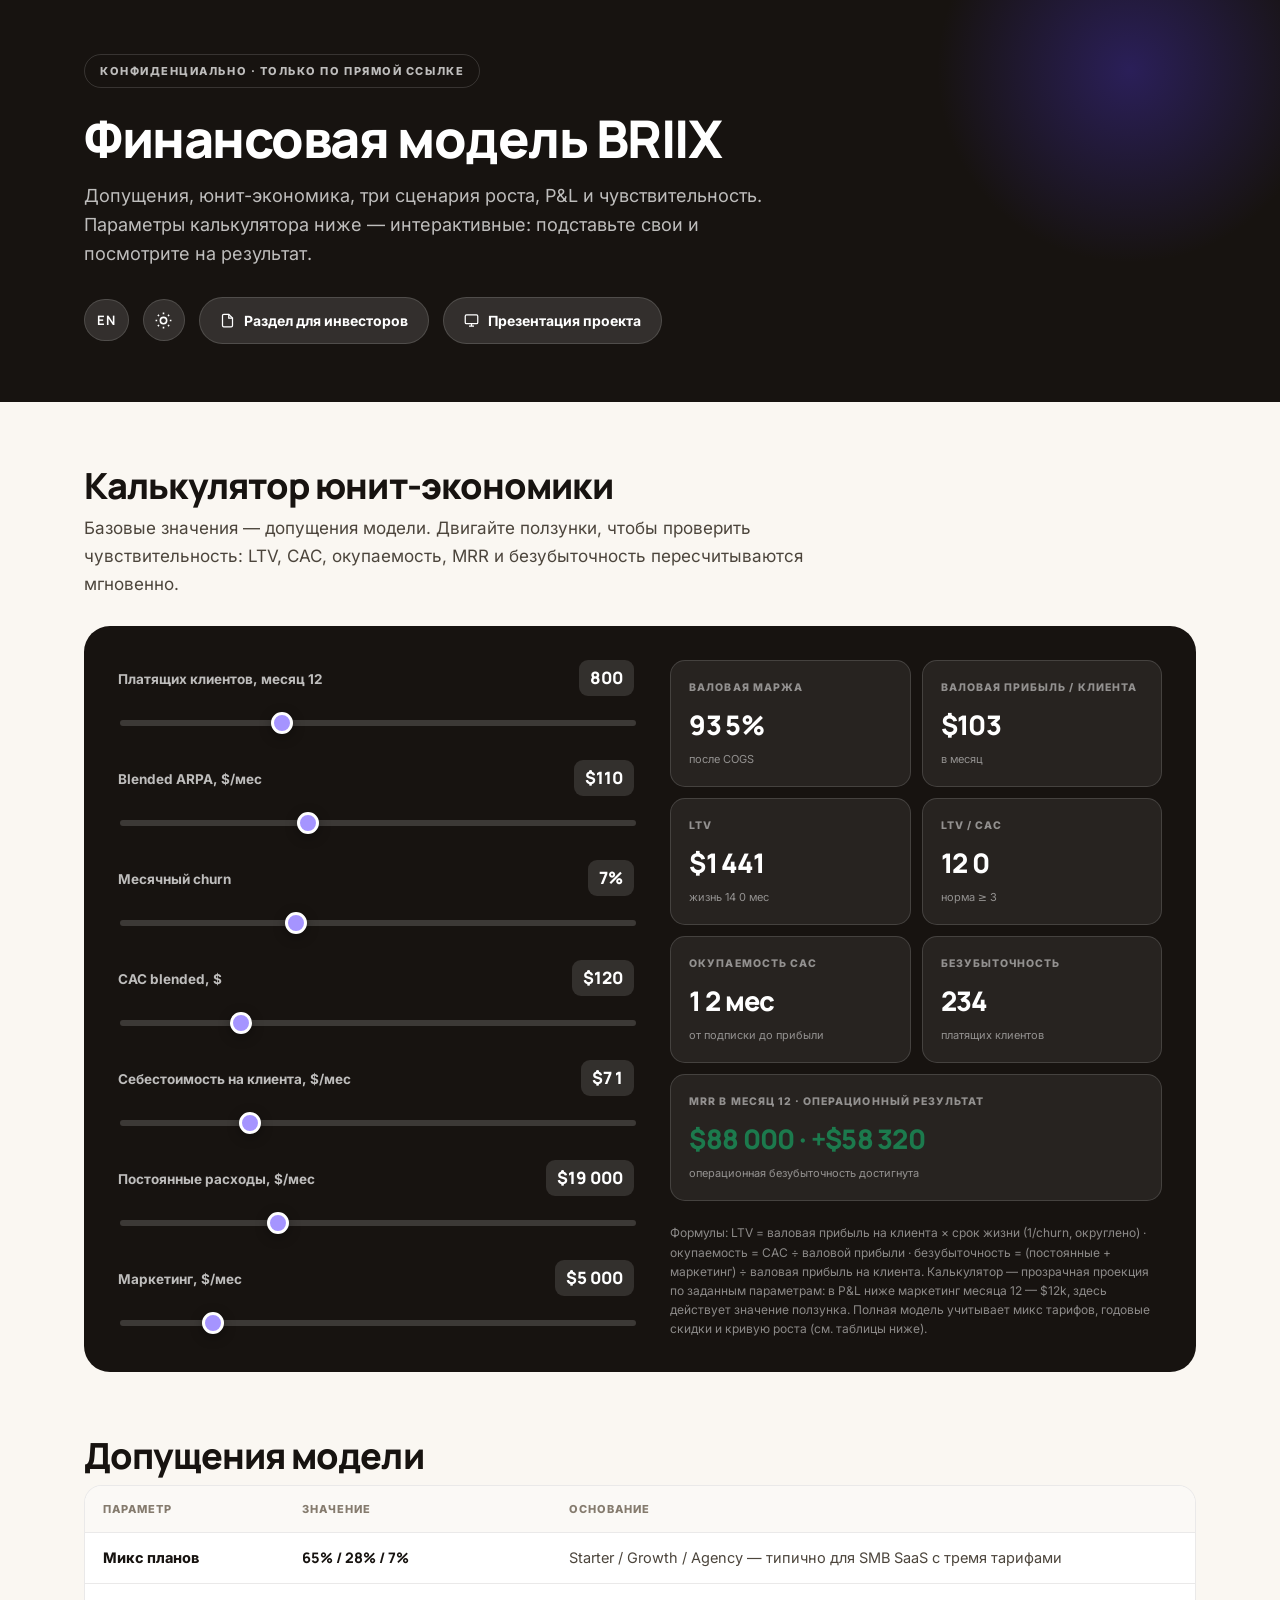
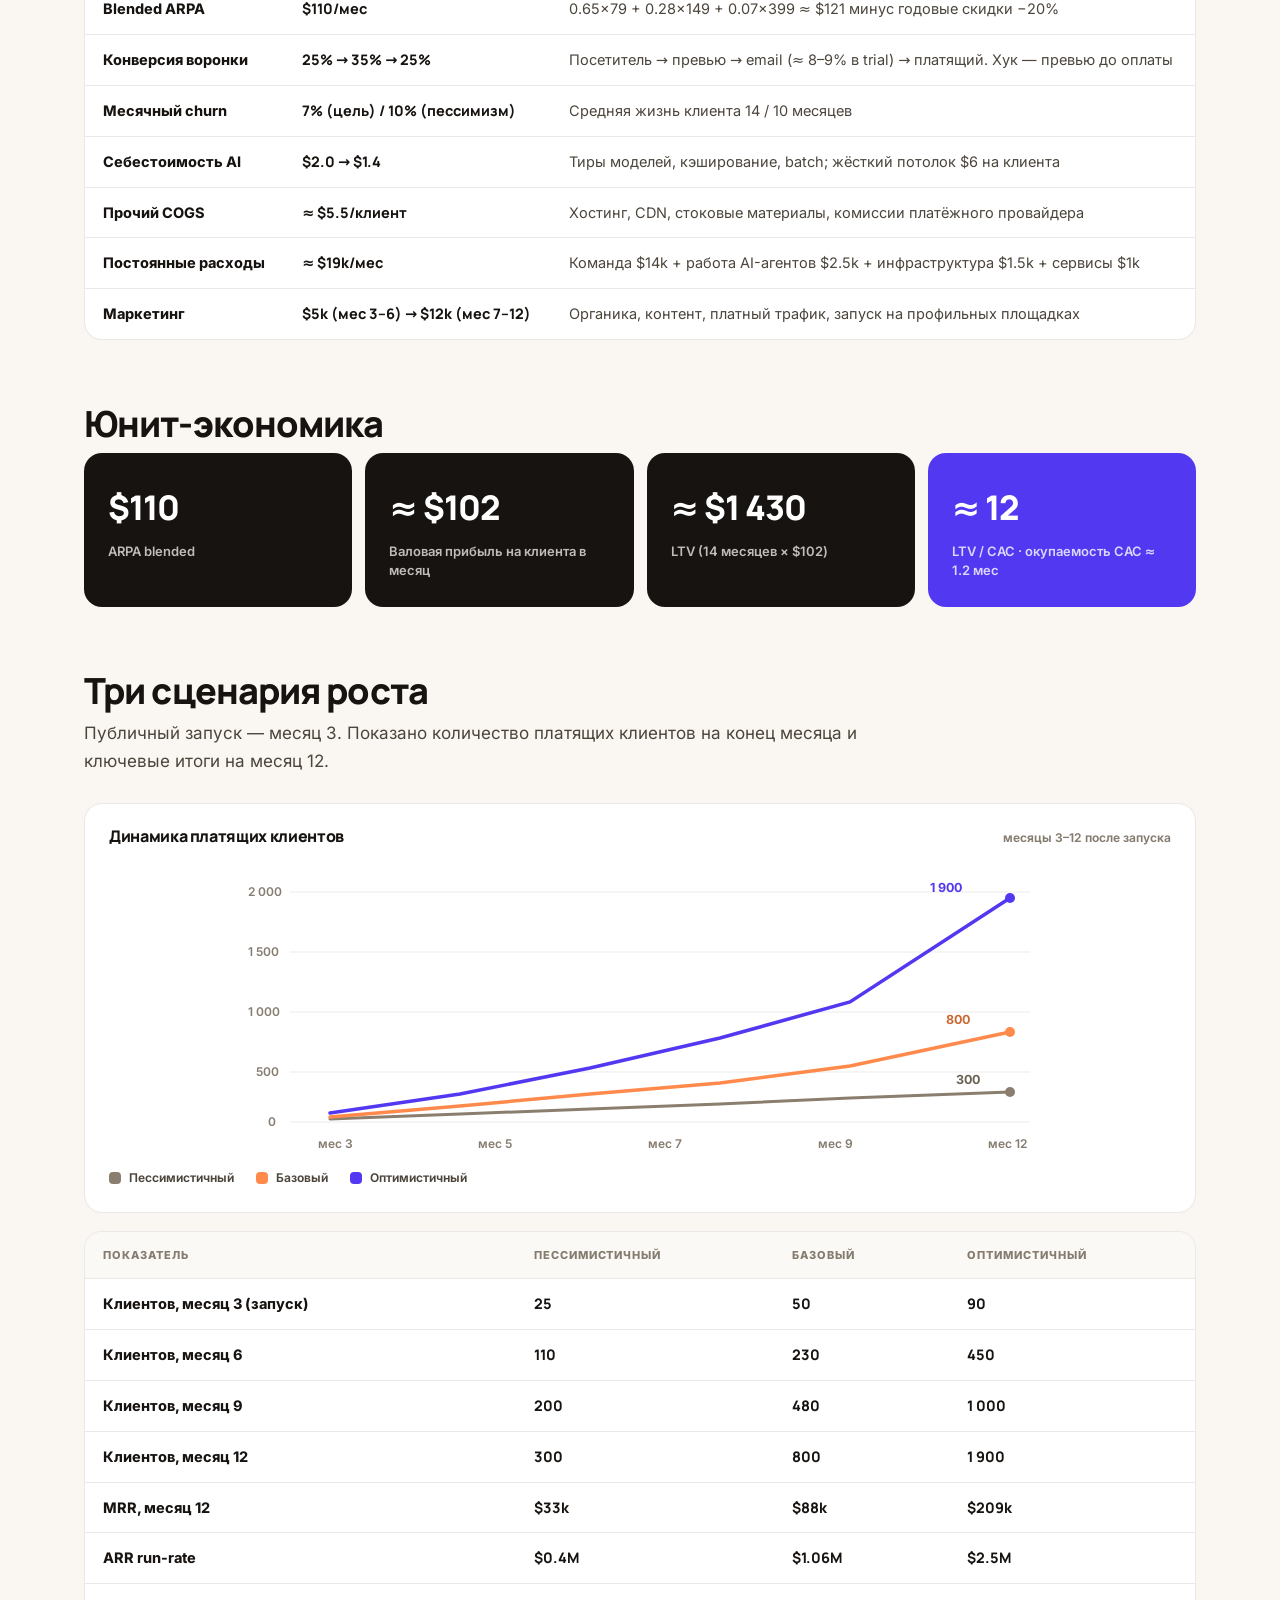
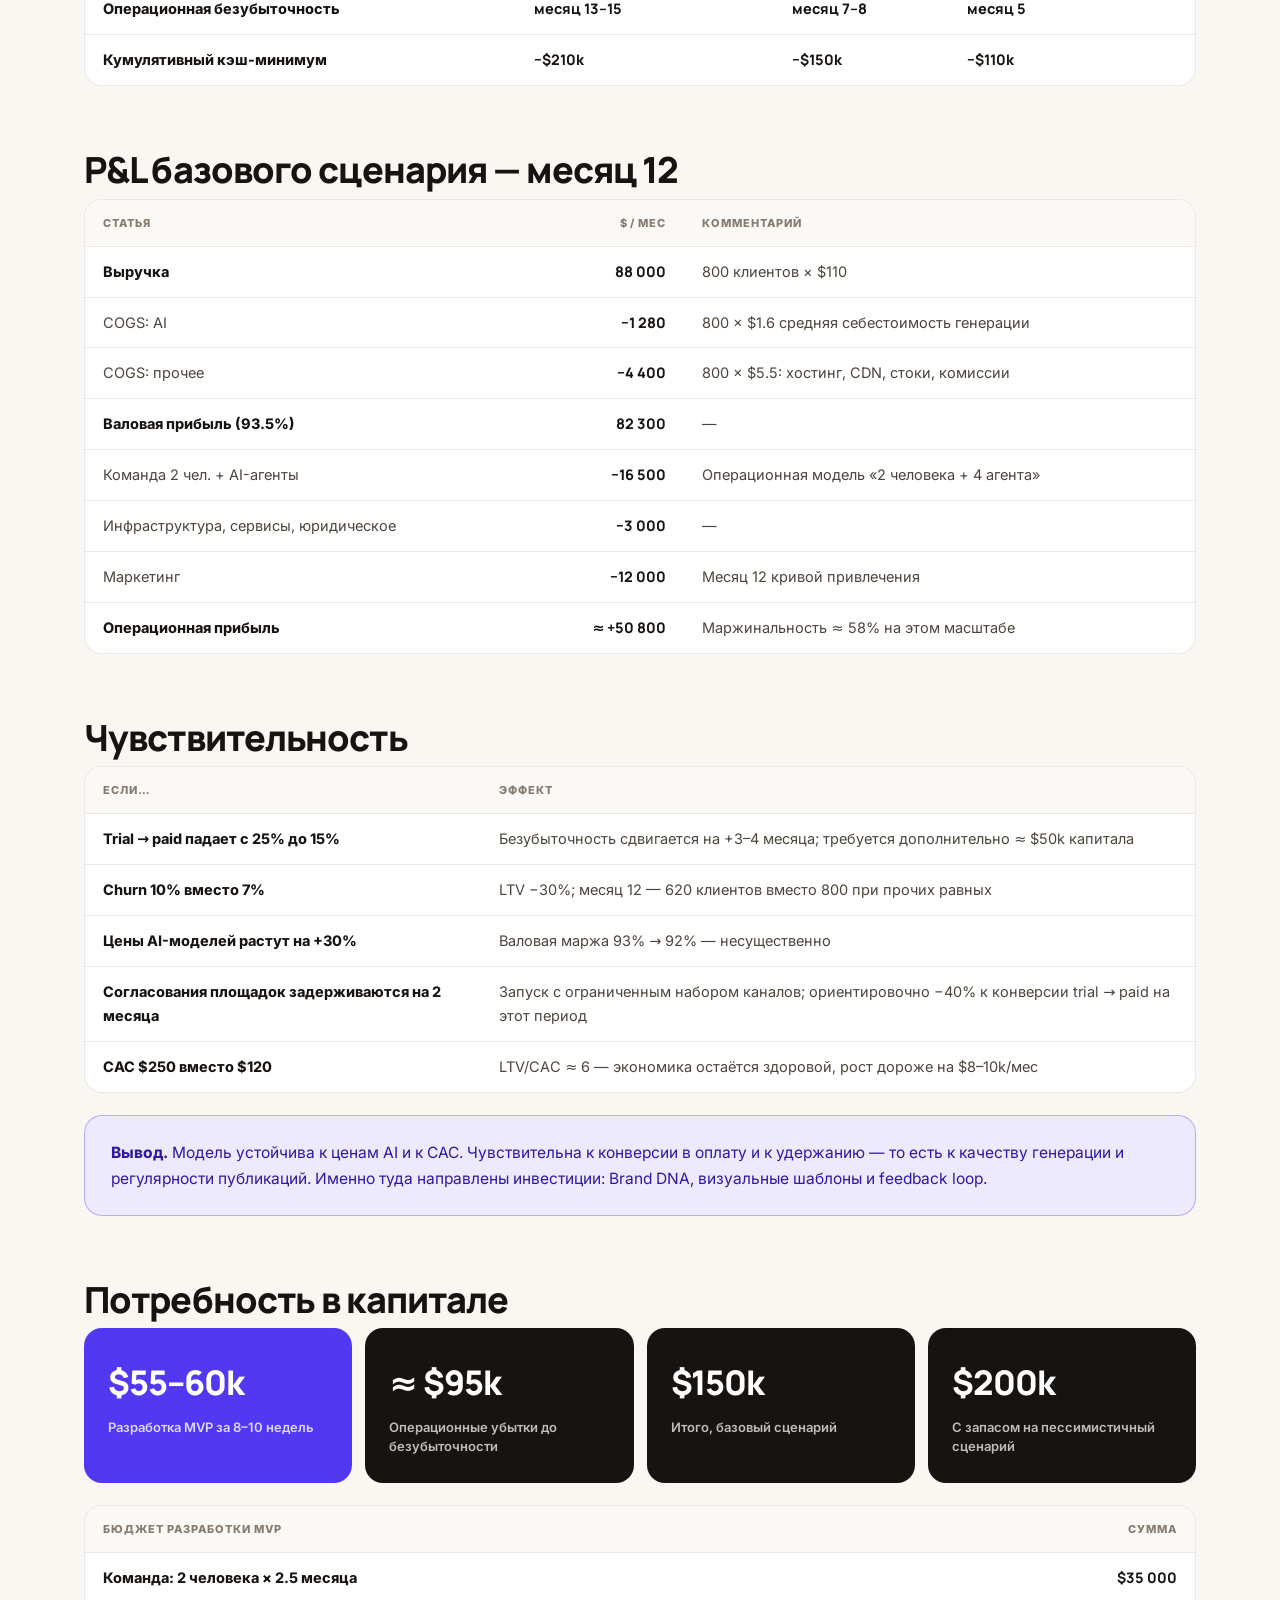
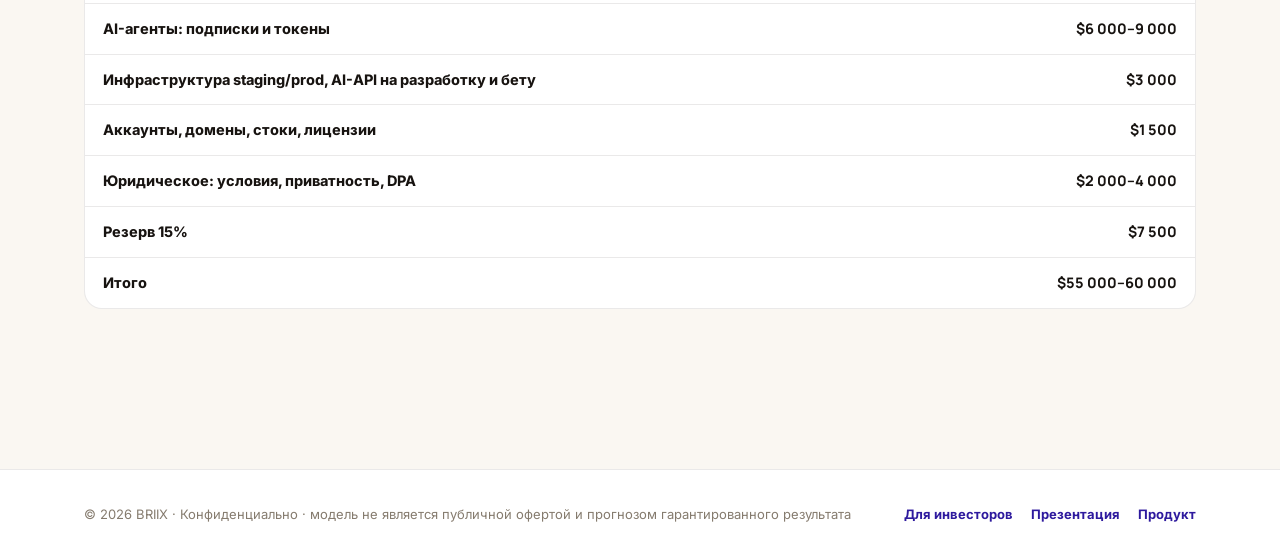
<file: fin-model/index.html>
<!DOCTYPE html>
<html lang="ru">
<head>
<link rel="alternate" hreflang="ru" href="https://rucorp.github.io/briix/fin-model/">
<link rel="alternate" hreflang="en" href="https://rucorp.github.io/briix/en/fin-model/">
<link rel="alternate" hreflang="x-default" href="https://rucorp.github.io/briix/fin-model/">
<meta charset="UTF-8">
<meta name="viewport" content="width=device-width, initial-scale=1.0">
<title>BRIIX — финансовая модель</title>
<meta name="description" content="Финансовая модель BRIIX: допущения, юнит-экономика, сценарии роста, P&L, чувствительность и интерактивный калькулятор.">
<meta name="robots" content="noindex, nofollow">
<meta name="color-scheme" content="light dark">
<meta name="theme-color" content="#faf7f2" media="(prefers-color-scheme: light)">
<meta name="theme-color" content="#0f0c09" media="(prefers-color-scheme: dark)">
<script>
  /* Без мигания: тема ставится до загрузки CSS */
  (function () {
    try {
      var t = localStorage.getItem('briix-theme');
      if (t !== 'light' && t !== 'dark') {
        t = window.matchMedia && window.matchMedia('(prefers-color-scheme: dark)').matches ? 'dark' : 'light';
      }
      document.documentElement.dataset.theme = t;
    } catch (e) {}
  })();
</script>
<link rel="icon" href="../assets/img/favicon.svg" type="image/svg+xml">
<link rel="preload" href="../assets/fonts/inter-cyrillic-wght-normal.woff2" as="font" type="font/woff2" crossorigin>
<link rel="preload" href="../assets/fonts/manrope-cyrillic-wght-normal.woff2" as="font" type="font/woff2" crossorigin>
<link rel="stylesheet" href="../assets/css/main.css">
</head>
<body class="doc-body">

<header class="doc-header">
  <div class="container">
    <div class="conf-badge">Конфиденциально · только по прямой ссылке</div>
    <h1>Финансовая модель BRIIX</h1>
    <p class="sub">Допущения, юнит-экономика, три сценария роста, P&L и чувствительность. Параметры калькулятора ниже — интерактивные: подставьте свои и посмотрите на результат.</p>
    <div class="row">
      <a class="lang-toggle on-dark" href="../en/fin-model/index.html" hreflang="en" lang="en" title="English" aria-label="Переключить язык" onclick="try{localStorage.setItem('briix-lang','en')}catch(e){}">EN</a>
        <button class="theme-toggle on-dark" type="button" aria-label="Переключить тему" title="Переключить тему">
        <svg class="icon-sun" viewBox="0 0 24 24" fill="none" stroke="currentColor" stroke-width="2" aria-hidden="true"><circle cx="12" cy="12" r="4"/><path d="M12 2v2M12 20v2M4.9 4.9l1.4 1.4M17.7 17.7l1.4 1.4M2 12h2M20 12h2M4.9 19.1l1.4-1.4M17.7 6.3l1.4-1.4"/></svg>
        <svg class="icon-moon" viewBox="0 0 24 24" fill="none" stroke="currentColor" stroke-width="2" aria-hidden="true"><path d="M21 12.8A9 9 0 1 1 11.2 3a7 7 0 0 0 9.8 9.8z"/></svg>
      </button>
      <a class="link-chip" href="../investors/">
        <svg viewBox="0 0 24 24" fill="none" stroke="currentColor" stroke-width="2"><path d="M14 2H6a2 2 0 0 0-2 2v16a2 2 0 0 0 2 2h12a2 2 0 0 0 2-2V8z"/><path d="M14 2v6h6"/></svg>
        Раздел для инвесторов
      </a>
      <a class="link-chip" href="../presentation.html">
        <svg viewBox="0 0 24 24" fill="none" stroke="currentColor" stroke-width="2"><rect x="2" y="3" width="20" height="14" rx="2"/><path d="M8 21h8M12 17v4"/></svg>
        Презентация проекта
      </a>
    </div>
  </div>
</header>

<main class="doc-main">
  <div class="container">

    <!-- Calculator -->
    <section class="doc-section" id="calculator">
      <h2>Калькулятор юнит-экономики</h2>
      <p class="lead">Базовые значения — допущения модели. Двигайте ползунки, чтобы проверить чувствительность: LTV, CAC, окупаемость, MRR и безубыточность пересчитываются мгновенно.</p>
      <div class="calc-shell">
        <div class="calc-grid">
          <div class="calc-controls">
            <div class="ctrl">
              <label>Платящих клиентов, месяц 12 <span class="val" id="v-clients">800</span></label>
              <input type="range" id="s-clients" min="50" max="2500" step="10" value="800">
            </div>
            <div class="ctrl">
              <label>Blended ARPA, $/мес <span class="val" id="v-arpa">$110</span></label>
              <input type="range" id="s-arpa" min="60" max="200" step="5" value="110">
            </div>
            <div class="ctrl">
              <label>Месячный churn <span class="val" id="v-churn">7%</span></label>
              <input type="range" id="s-churn" min="3" max="15" step="0.5" value="7">
            </div>
            <div class="ctrl">
              <label>CAC blended, $ <span class="val" id="v-cac">$120</span></label>
              <input type="range" id="s-cac" min="40" max="400" step="10" value="120">
            </div>
            <div class="ctrl">
              <label>Себестоимость на клиента, $/мес <span class="val" id="v-cogs">$7.1</span></label>
              <input type="range" id="s-cogs" min="3" max="20" step="0.1" value="7.1">
            </div>
            <div class="ctrl">
              <label>Постоянные расходы, $/мес <span class="val" id="v-fixed">$19 000</span></label>
              <input type="range" id="s-fixed" min="8000" max="45000" step="1000" value="19000">
            </div>
            <div class="ctrl">
              <label>Маркетинг, $/мес <span class="val" id="v-mkt">$5 000</span></label>
              <input type="range" id="s-mkt" min="0" max="30000" step="500" value="5000">
            </div>
          </div>

          <div>
            <div class="calc-results">
              <div class="calc-cell"><div class="k">Валовая маржа</div><div class="v" id="r-margin">93.5%</div><div class="h">после COGS</div></div>
              <div class="calc-cell"><div class="k">Валовая прибыль / клиента</div><div class="v" id="r-gpc">$103</div><div class="h">в месяц</div></div>
              <div class="calc-cell"><div class="k">LTV</div><div class="v" id="r-ltv">$1 441</div><div class="h" id="r-lifespan">жизнь 14 мес</div></div>
              <div class="calc-cell"><div class="k">LTV / CAC</div><div class="v" id="r-ltvcac">12.0</div><div class="h">норма ≥ 3</div></div>
              <div class="calc-cell"><div class="k">Окупаемость CAC</div><div class="v" id="r-payback">1.2 мес</div><div class="h">от подписки до прибыли</div></div>
              <div class="calc-cell"><div class="k">Безубыточность</div><div class="v" id="r-breakeven">233</div><div class="h">платящих клиентов</div></div>
              <div class="calc-cell good wide"><div class="k">MRR в месяц 12 · операционный результат</div><div class="v" id="r-mrr">$88 000 · +$58 000</div><div class="h" id="r-note">операционная безубыточность достигнута</div></div>
            </div>
            <div class="calc-foot">
              Формулы: LTV = валовая прибыль на клиента × срок жизни (1/churn, округлено) · окупаемость = CAC ÷ валовой прибыли · безубыточность = (постоянные + маркетинг) ÷ валовая прибыль на клиента.
              Калькулятор — прозрачная проекция по заданным параметрам: в P&L ниже маркетинг месяца 12 — $12k, здесь действует значение ползунка. Полная модель учитывает микс тарифов, годовые скидки и кривую роста (см. таблицы ниже).
            </div>
          </div>
        </div>
      </div>
    </section>

    <!-- Assumptions -->
    <section class="doc-section" id="assumptions">
      <h2>Допущения модели</h2>
      <div class="table-wrap">
        <table class="doc-table">
          <thead><tr><th>Параметр</th><th>Значение</th><th>Основание</th></tr></thead>
          <tbody>
            <tr><td class="hl">Микс планов</td><td class="num">65% / 28% / 7%</td><td>Starter / Growth / Agency — типично для SMB SaaS с тремя тарифами</td></tr>
            <tr><td class="hl">Blended ARPA</td><td class="num">$110/мес</td><td>0.65×79 + 0.28×149 + 0.07×399 ≈ $121 минус годовые скидки −20%</td></tr>
            <tr><td class="hl">Конверсия воронки</td><td class="num">25% → 35% → 25%</td><td>Посетитель → превью → email (≈ 8–9% в trial) → платящий. Хук — превью до оплаты</td></tr>
            <tr><td class="hl">Месячный churn</td><td class="num">7% (цель) / 10% (пессимизм)</td><td>Средняя жизнь клиента 14 / 10 месяцев</td></tr>
            <tr><td class="hl">Себестоимость AI</td><td class="num">$2.0 → $1.4</td><td>Тиры моделей, кэширование, batch; жёсткий потолок $6 на клиента</td></tr>
            <tr><td class="hl">Прочий COGS</td><td class="num">≈ $5.5/клиент</td><td>Хостинг, CDN, стоковые материалы, комиссии платёжного провайдера</td></tr>
            <tr><td class="hl">Постоянные расходы</td><td class="num">≈ $19k/мес</td><td>Команда $14k + работа AI-агентов $2.5k + инфраструктура $1.5k + сервисы $1k</td></tr>
            <tr><td class="hl">Маркетинг</td><td class="num">$5k (мес 3–6) → $12k (мес 7–12)</td><td>Органика, контент, платный трафик, запуск на профильных площадках</td></tr>
          </tbody>
        </table>
      </div>
    </section>

    <!-- Unit economics -->
    <section class="doc-section" id="unit">
      <h2>Юнит-экономика</h2>
      <div class="stat-band">
        <div class="stat-cell"><div class="v">$110</div><div class="l">ARPA blended</div></div>
        <div class="stat-cell"><div class="v">≈ $102</div><div class="l">Валовая прибыль на клиента в месяц</div></div>
        <div class="stat-cell"><div class="v">≈ $1 430</div><div class="l">LTV (14 месяцев × $102)</div></div>
        <div class="stat-cell accent"><div class="v">≈ 12</div><div class="l">LTV / CAC · окупаемость CAC ≈ 1.2 мес</div></div>
      </div>
    </section>

    <!-- Scenarios -->
    <section class="doc-section" id="scenarios">
      <h2>Три сценария роста</h2>
      <p class="lead">Публичный запуск — месяц 3. Показано количество платящих клиентов на конец месяца и ключевые итоги на месяц 12.</p>

      <div class="spark-wrap" style="margin-bottom:18px">
        <div class="t"><h3>Динамика платящих клиентов</h3><span>месяцы 3–12 после запуска</span></div>
        <svg viewBox="0 0 820 300" width="100%" height="300" role="img" aria-label="График роста клиентов по трём сценариям">
          <!-- grid -->
          <g stroke="rgba(23,19,16,0.08)" stroke-width="1">
            <line x1="60" y1="30" x2="800" y2="30"/>
            <line x1="60" y1="90" x2="800" y2="90"/>
            <line x1="60" y1="150" x2="800" y2="150"/>
            <line x1="60" y1="210" x2="800" y2="210"/>
            <line x1="60" y1="260" x2="800" y2="260"/>
          </g>
          <g fill="#857b6e" font-size="12" font-family="Inter Variable, sans-serif" font-weight="600">
            <text x="18" y="34">2 000</text>
            <text x="18" y="94">1 500</text>
            <text x="18" y="154">1 000</text>
            <text x="26" y="214">500</text>
            <text x="38" y="264">0</text>
            <text x="88" y="286">мес 3</text>
            <text x="248" y="286">мес 5</text>
            <text x="418" y="286">мес 7</text>
            <text x="588" y="286">мес 9</text>
            <text x="758" y="286">мес 12</text>
          </g>
          <!-- pessimistic: 25, 60, 110, 150, 200, 240, 300 -->
          <polyline fill="none" stroke="#8a7f6f" stroke-width="3" stroke-linecap="round"
            points="100,257 230,252 360,247 490,242 620,236 780,230"/>
          <!-- base: 50, 130, 230, 330, 480, 620, 800 -->
          <polyline fill="none" stroke="#FF8A4C" stroke-width="3.5" stroke-linecap="round"
            points="100,255 230,244 360,232 490,221 620,204 780,170"/>
          <!-- optimistic: 90, 240, 450, 700, 1000, 1450, 1900 -->
          <polyline fill="none" stroke="#5338F2" stroke-width="3.5" stroke-linecap="round"
            points="100,251 230,232 360,206 490,176 620,140 780,36"/>
          <!-- labels -->
          <g font-family="Inter Variable, sans-serif" font-size="12.5" font-weight="700">
            <circle cx="780" cy="230" r="5" fill="#8a7f6f"/><text x="726" y="222" fill="#6b6153">300</text>
            <circle cx="780" cy="170" r="5" fill="#FF8A4C"/><text x="716" y="162" fill="#c96a35">800</text>
            <circle cx="780" cy="36" r="5" fill="#5338F2"/><text x="700" y="30" fill="#5338F2">1 900</text>
          </g>
        </svg>
        <div class="s-legend" style="margin-top:6px">
          <span style="color:var(--ink-2)"><i style="background:#8a7f6f"></i>Пессимистичный</span>
          <span style="color:var(--ink-2)"><i style="background:#FF8A4C"></i>Базовый</span>
          <span style="color:var(--ink-2)"><i style="background:#5338F2"></i>Оптимистичный</span>
        </div>
      </div>

      <div class="table-wrap">
        <table class="doc-table">
          <thead><tr><th>Показатель</th><th>Пессимистичный</th><th>Базовый</th><th>Оптимистичный</th></tr></thead>
          <tbody>
            <tr><td class="hl">Клиентов, месяц 3 (запуск)</td><td class="num">25</td><td class="num">50</td><td class="num">90</td></tr>
            <tr><td class="hl">Клиентов, месяц 6</td><td class="num">110</td><td class="num">230</td><td class="num">450</td></tr>
            <tr><td class="hl">Клиентов, месяц 9</td><td class="num">200</td><td class="num">480</td><td class="num">1 000</td></tr>
            <tr><td class="hl">Клиентов, месяц 12</td><td class="num">300</td><td class="num hl">800</td><td class="num">1 900</td></tr>
            <tr><td class="hl">MRR, месяц 12</td><td class="num">$33k</td><td class="num hl">$88k</td><td class="num">$209k</td></tr>
            <tr><td class="hl">ARR run-rate</td><td class="num">$0.4M</td><td class="num hl">$1.06M</td><td class="num">$2.5M</td></tr>
            <tr><td class="hl">Операционная безубыточность</td><td class="num">месяц 13–15</td><td class="num hl">месяц 7–8</td><td class="num">месяц 5</td></tr>
            <tr><td class="hl">Кумулятивный кэш-минимум</td><td class="num">−$210k</td><td class="num hl">−$150k</td><td class="num">−$110k</td></tr>
          </tbody>
        </table>
      </div>
    </section>

    <!-- P&L -->
    <section class="doc-section" id="pnl">
      <h2>P&L базового сценария — месяц 12</h2>
      <div class="table-wrap">
        <table class="doc-table">
          <thead><tr><th>Статья</th><th style="text-align:right">$ / мес</th><th>Комментарий</th></tr></thead>
          <tbody>
            <tr><td class="hl">Выручка</td><td class="num" style="text-align:right">88 000</td><td>800 клиентов × $110</td></tr>
            <tr><td>COGS: AI</td><td class="num" style="text-align:right">−1 280</td><td>800 × $1.6 средняя себестоимость генерации</td></tr>
            <tr><td>COGS: прочее</td><td class="num" style="text-align:right">−4 400</td><td>800 × $5.5: хостинг, CDN, стоки, комиссии</td></tr>
            <tr><td class="hl">Валовая прибыль (93.5%)</td><td class="num hl" style="text-align:right">82 300</td><td>—</td></tr>
            <tr><td>Команда 2 чел. + AI-агенты</td><td class="num" style="text-align:right">−16 500</td><td>Операционная модель «2 человека + 4 агента»</td></tr>
            <tr><td>Инфраструктура, сервисы, юридическое</td><td class="num" style="text-align:right">−3 000</td><td>—</td></tr>
            <tr><td>Маркетинг</td><td class="num" style="text-align:right">−12 000</td><td>Месяц 12 кривой привлечения</td></tr>
            <tr><td class="hl">Операционная прибыль</td><td class="num hl" style="text-align:right">≈ +50 800</td><td>Маржинальность ≈ 58% на этом масштабе</td></tr>
          </tbody>
        </table>
      </div>
    </section>

    <!-- Sensitivity -->
    <section class="doc-section" id="sensitivity">
      <h2>Чувствительность</h2>
      <div class="table-wrap">
        <table class="doc-table">
          <thead><tr><th>Если…</th><th>Эффект</th></tr></thead>
          <tbody>
            <tr><td class="hl">Trial → paid падает с 25% до 15%</td><td>Безубыточность сдвигается на +3–4 месяца; требуется дополнительно ≈ $50k капитала</td></tr>
            <tr><td class="hl">Churn 10% вместо 7%</td><td>LTV −30%; месяц 12 — 620 клиентов вместо 800 при прочих равных</td></tr>
            <tr><td class="hl">Цены AI-моделей растут на +30%</td><td>Валовая маржа 93% → 92% — несущественно</td></tr>
            <tr><td class="hl">Согласования площадок задерживаются на 2 месяца</td><td>Запуск с ограниченным набором каналов; ориентировочно −40% к конверсии trial → paid на этот период</td></tr>
            <tr><td class="hl">CAC $250 вместо $120</td><td>LTV/CAC ≈ 6 — экономика остаётся здоровой, рост дороже на $8–10k/мес</td></tr>
          </tbody>
        </table>
      </div>
      <div class="callout" style="margin-top:22px">
        <b>Вывод.</b> Модель устойчива к ценам AI и к CAC. Чувствительна к конверсии в оплату и к удержанию — то есть к качеству генерации и регулярности публикаций. Именно туда направлены инвестиции: Brand DNA, визуальные шаблоны и feedback loop.
      </div>
    </section>

    <!-- Capital -->
    <section class="doc-section" id="capital">
      <h2>Потребность в капитале</h2>
      <div class="stat-band" style="margin-bottom:22px">
        <div class="stat-cell accent"><div class="v">$55–60k</div><div class="l">Разработка MVP за 8–10 недель</div></div>
        <div class="stat-cell"><div class="v">≈ $95k</div><div class="l">Операционные убытки до безубыточности</div></div>
        <div class="stat-cell"><div class="v">$150k</div><div class="l">Итого, базовый сценарий</div></div>
        <div class="stat-cell"><div class="v">$200k</div><div class="l">С запасом на пессимистичный сценарий</div></div>
      </div>
      <div class="table-wrap">
        <table class="doc-table">
          <thead><tr><th>Бюджет разработки MVP</th><th style="text-align:right">Сумма</th></tr></thead>
          <tbody>
            <tr><td class="hl">Команда: 2 человека × 2.5 месяца</td><td class="num" style="text-align:right">$35 000</td></tr>
            <tr><td class="hl">AI-агенты: подписки и токены</td><td class="num" style="text-align:right">$6 000–9 000</td></tr>
            <tr><td class="hl">Инфраструктура staging/prod, AI-API на разработку и бету</td><td class="num" style="text-align:right">$3 000</td></tr>
            <tr><td class="hl">Аккаунты, домены, стоки, лицензии</td><td class="num" style="text-align:right">$1 500</td></tr>
            <tr><td class="hl">Юридическое: условия, приватность, DPA</td><td class="num" style="text-align:right">$2 000–4 000</td></tr>
            <tr><td class="hl">Резерв 15%</td><td class="num" style="text-align:right">$7 500</td></tr>
            <tr><td class="hl">Итого</td><td class="num hl" style="text-align:right">$55 000–60 000</td></tr>
          </tbody>
        </table>
      </div>
    </section>

  </div>
</main>

<footer class="doc-footer">
  <div class="container row">
    <div>© 2026 BRIIX · Конфиденциально · модель не является публичной офертой и прогнозом гарантированного результата</div>
    <div style="display:flex;gap:18px;flex-wrap:wrap">
      <a href="../investors/">Для инвесторов</a>
      <a href="../presentation.html">Презентация</a>
      <a href="../index.html">Продукт</a>
    </div>
  </div>
</footer>

<script src="../assets/js/theme.js"></script>
<script src="../assets/i18n/ru.js"></script>
<script src="../assets/js/finmodel.js"></script>
</body>
</html>
</file>
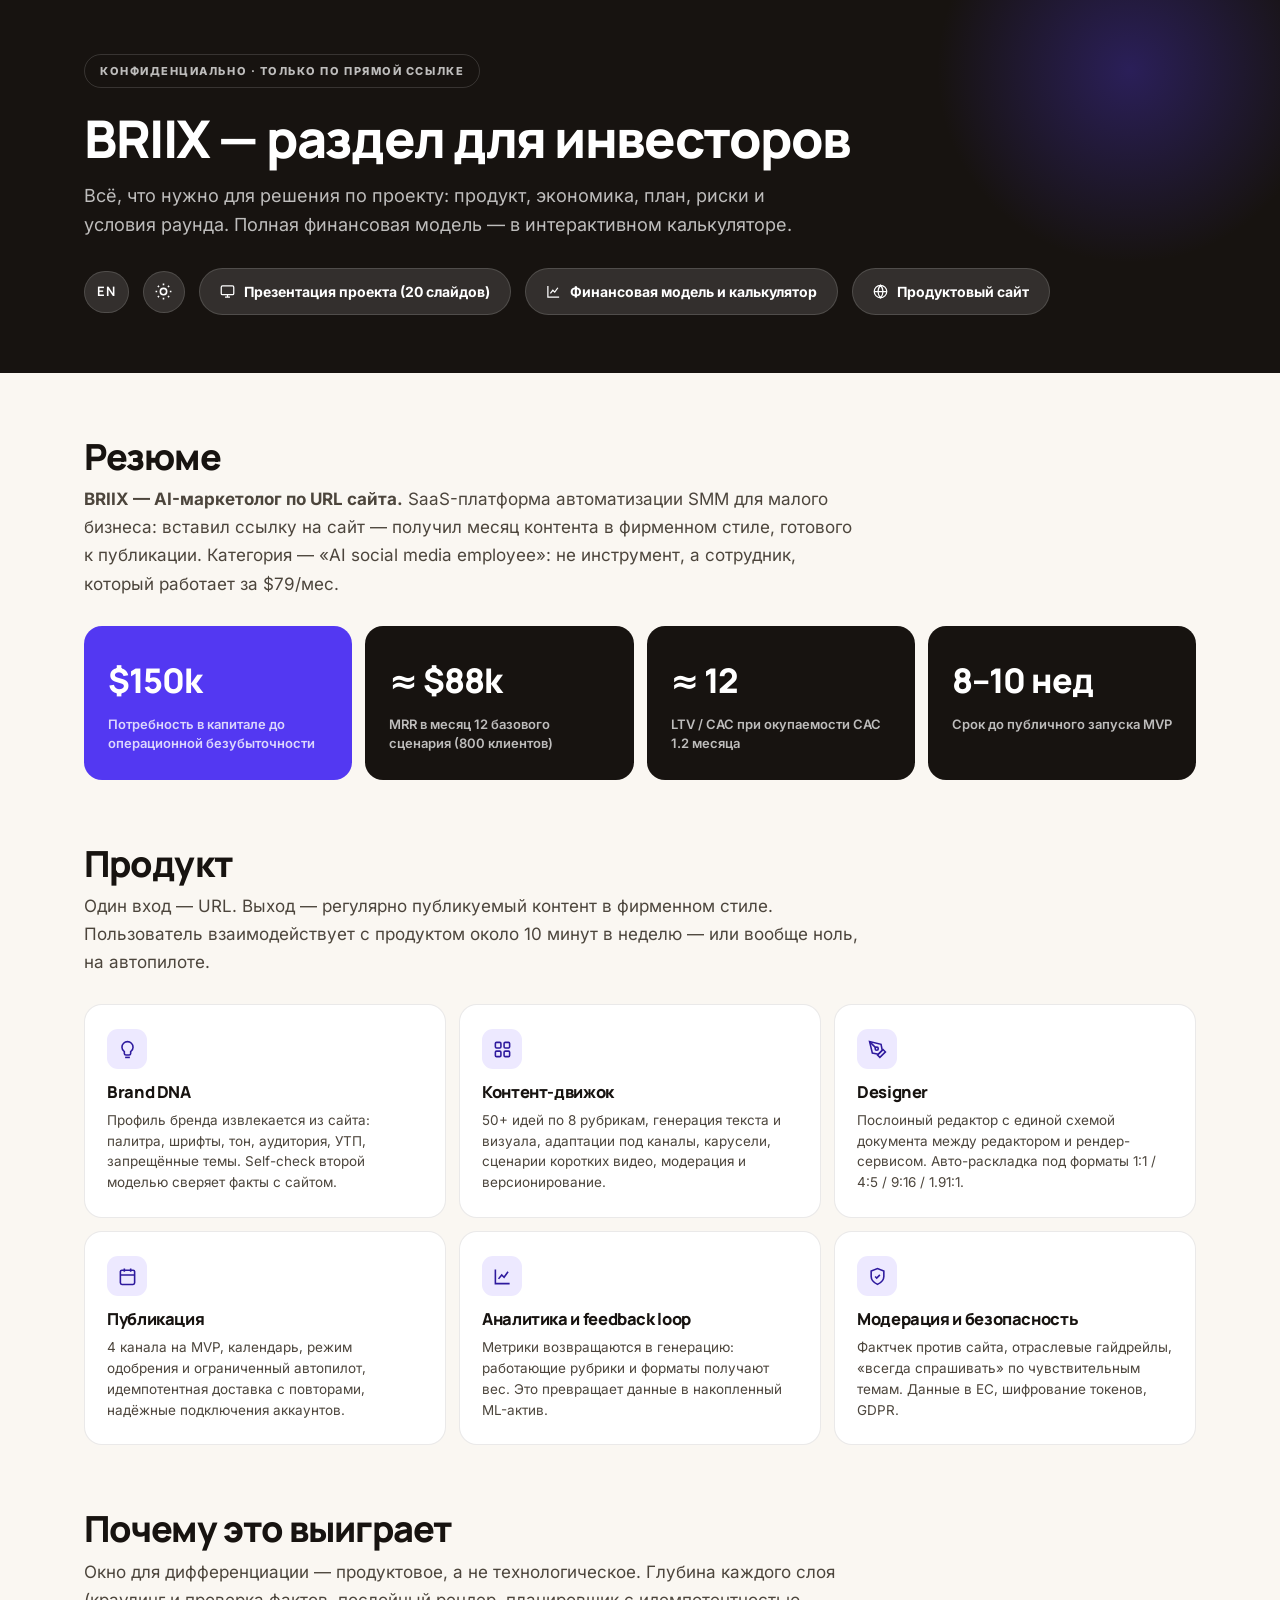
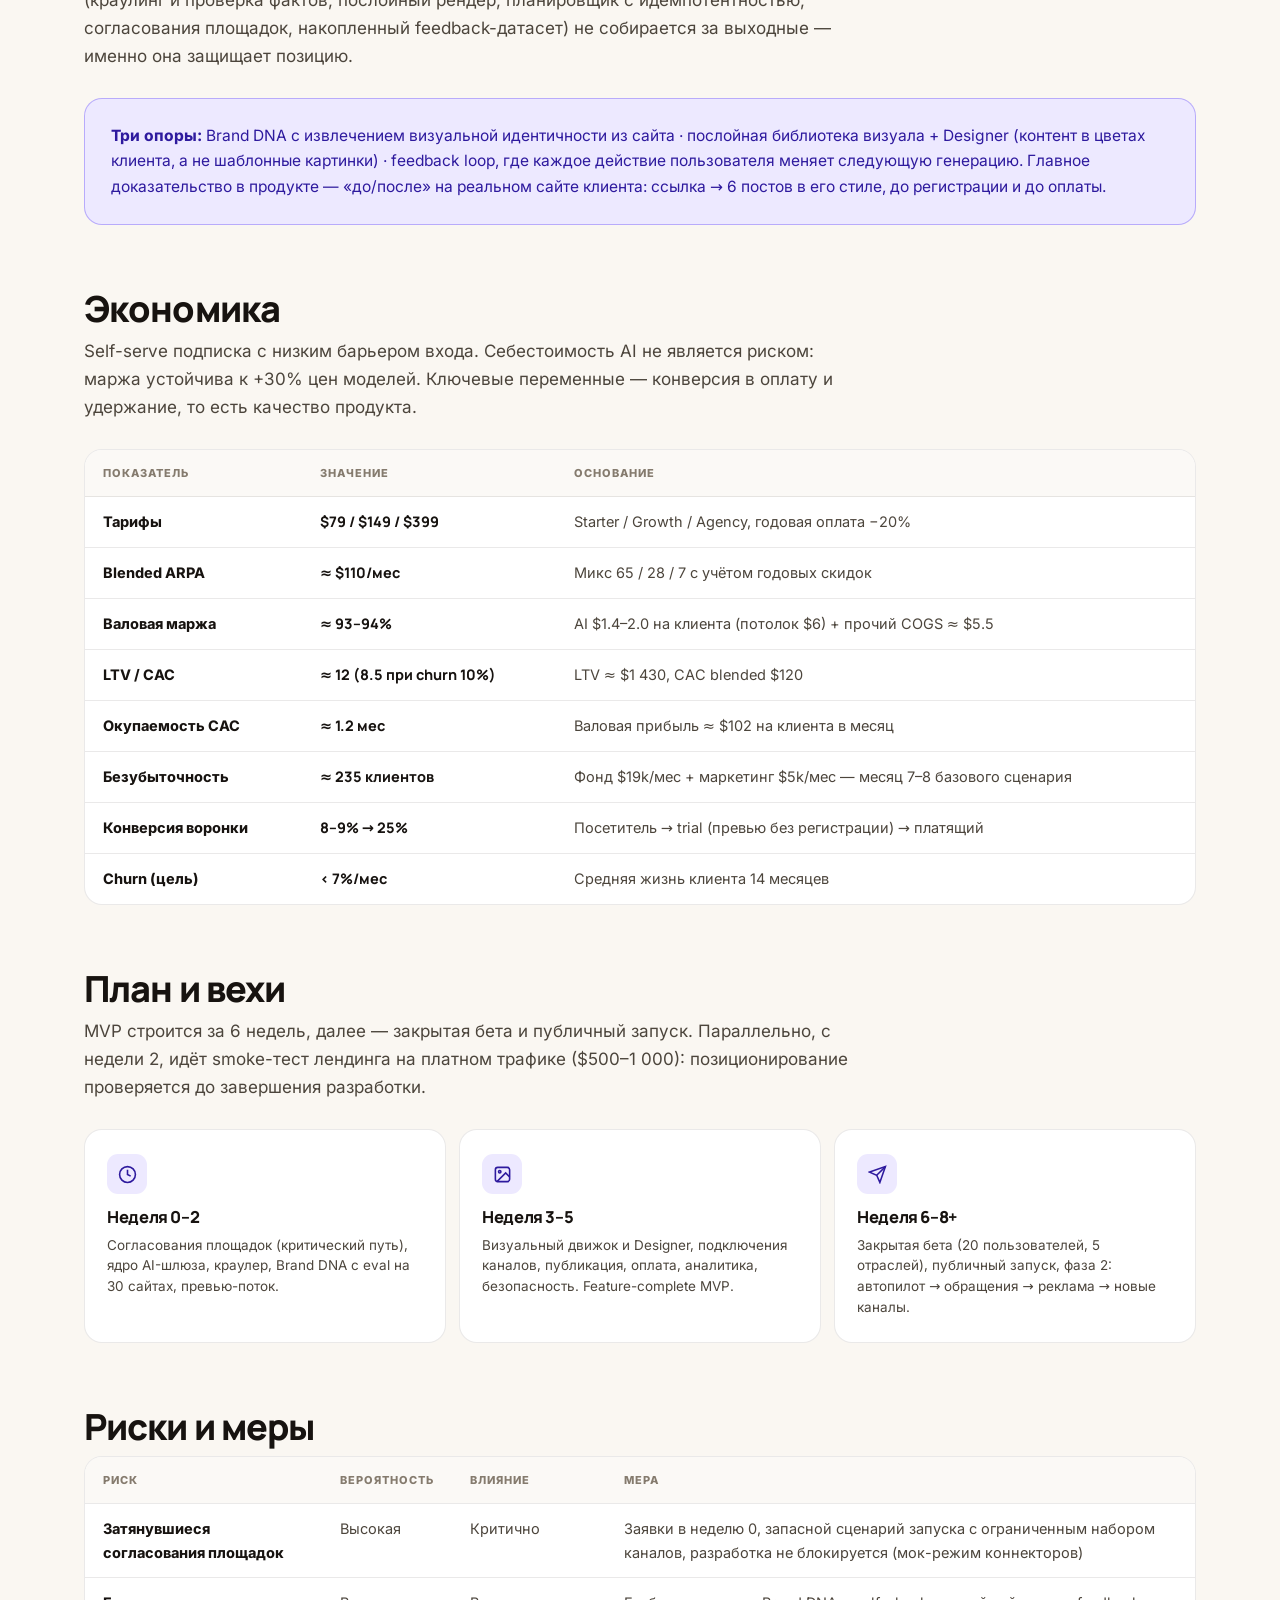
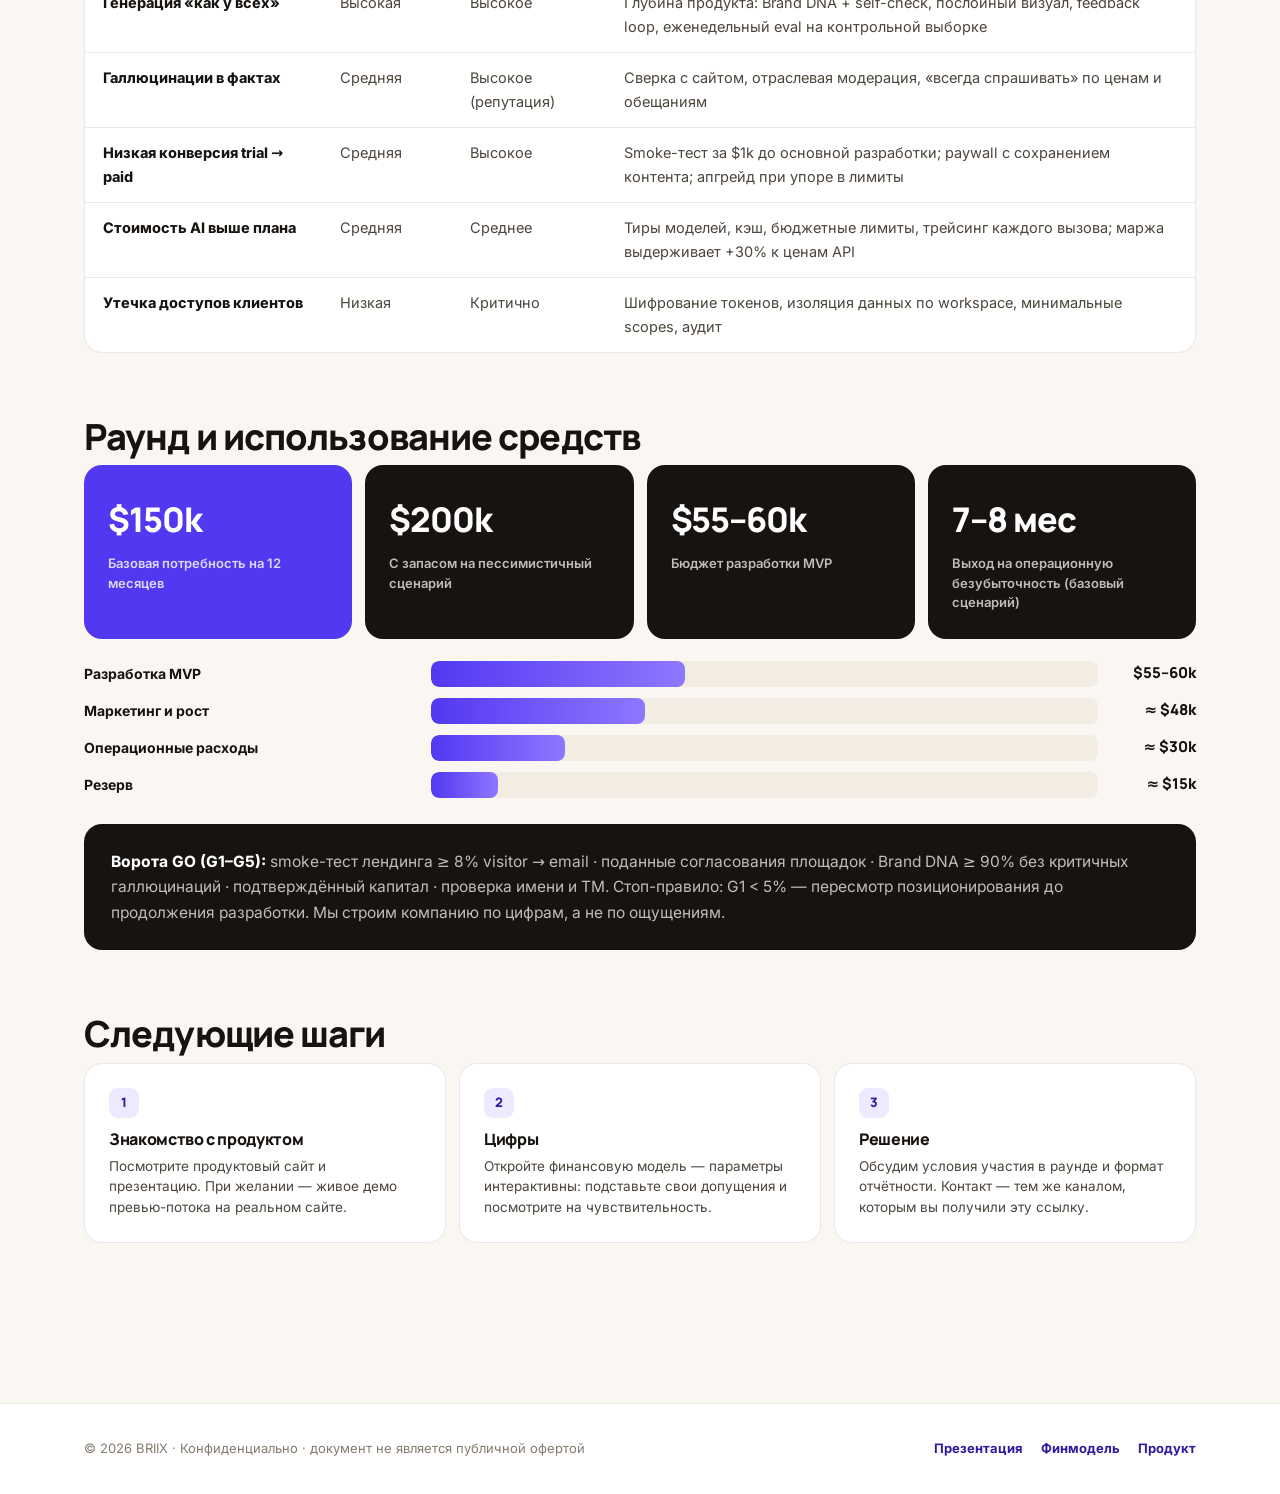
<file: investors/index.html>
<!DOCTYPE html>
<html lang="ru">
<head>
<link rel="alternate" hreflang="ru" href="https://rucorp.github.io/briix/investors/">
<link rel="alternate" hreflang="en" href="https://rucorp.github.io/briix/en/investors/">
<link rel="alternate" hreflang="x-default" href="https://rucorp.github.io/briix/investors/">
<meta charset="UTF-8">
<meta name="viewport" content="width=device-width, initial-scale=1.0">
<title>BRIIX — раздел для инвесторов</title>
<meta name="description" content="Инвест-раздел BRIIX: резюме, экономика, план, риски и условия раунда.">
<meta name="robots" content="noindex, nofollow">
<meta name="color-scheme" content="light dark">
<meta name="theme-color" content="#faf7f2" media="(prefers-color-scheme: light)">
<meta name="theme-color" content="#0f0c09" media="(prefers-color-scheme: dark)">
<script>
  /* Без мигания: тема ставится до загрузки CSS */
  (function () {
    try {
      var t = localStorage.getItem('briix-theme');
      if (t !== 'light' && t !== 'dark') {
        t = window.matchMedia && window.matchMedia('(prefers-color-scheme: dark)').matches ? 'dark' : 'light';
      }
      document.documentElement.dataset.theme = t;
    } catch (e) {}
  })();
</script>
<link rel="icon" href="../assets/img/favicon.svg" type="image/svg+xml">
<link rel="preload" href="../assets/fonts/inter-cyrillic-wght-normal.woff2" as="font" type="font/woff2" crossorigin>
<link rel="preload" href="../assets/fonts/manrope-cyrillic-wght-normal.woff2" as="font" type="font/woff2" crossorigin>
<link rel="stylesheet" href="../assets/css/main.css">
</head>
<body class="doc-body">

<header class="doc-header">
  <div class="container">
    <div class="conf-badge">Конфиденциально · только по прямой ссылке</div>
    <h1>BRIIX — раздел для инвесторов</h1>
    <p class="sub">Всё, что нужно для решения по проекту: продукт, экономика, план, риски и условия раунда. Полная финансовая модель — в интерактивном калькуляторе.</p>
    <div class="row">
      <a class="lang-toggle on-dark" href="../en/investors/index.html" hreflang="en" lang="en" title="English" aria-label="Переключить язык" onclick="try{localStorage.setItem('briix-lang','en')}catch(e){}">EN</a>
        <button class="theme-toggle on-dark" type="button" aria-label="Переключить тему" title="Переключить тему">
        <svg class="icon-sun" viewBox="0 0 24 24" fill="none" stroke="currentColor" stroke-width="2" aria-hidden="true"><circle cx="12" cy="12" r="4"/><path d="M12 2v2M12 20v2M4.9 4.9l1.4 1.4M17.7 17.7l1.4 1.4M2 12h2M20 12h2M4.9 19.1l1.4-1.4M17.7 6.3l1.4-1.4"/></svg>
        <svg class="icon-moon" viewBox="0 0 24 24" fill="none" stroke="currentColor" stroke-width="2" aria-hidden="true"><path d="M21 12.8A9 9 0 1 1 11.2 3a7 7 0 0 0 9.8 9.8z"/></svg>
      </button>
      <a class="link-chip" href="../presentation.html">
        <svg viewBox="0 0 24 24" fill="none" stroke="currentColor" stroke-width="2"><rect x="2" y="3" width="20" height="14" rx="2"/><path d="M8 21h8M12 17v4"/></svg>
        Презентация проекта (20 слайдов)
      </a>
      <a class="link-chip" href="../fin-model/">
        <svg viewBox="0 0 24 24" fill="none" stroke="currentColor" stroke-width="2"><path d="M3 3v18h18"/><path d="M7 15l4-5 3 3 5-7"/></svg>
        Финансовая модель и калькулятор
      </a>
      <a class="link-chip" href="../index.html">
        <svg viewBox="0 0 24 24" fill="none" stroke="currentColor" stroke-width="2"><circle cx="12" cy="12" r="10"/><path d="M2 12h20M12 2a15.3 15.3 0 0 1 4 10 15.3 15.3 0 0 1-4 10 15.3 15.3 0 0 1-4-10 15.3 15.3 0 0 1 4-10z"/></svg>
        Продуктовый сайт
      </a>
    </div>
  </div>
</header>

<main class="doc-main">
  <div class="container">

    <!-- Summary -->
    <section class="doc-section" id="summary">
      <h2>Резюме</h2>
      <p class="lead"><b>BRIIX — AI-маркетолог по URL сайта.</b> SaaS-платформа автоматизации SMM для малого бизнеса: вставил ссылку на сайт — получил месяц контента в фирменном стиле, готового к публикации. Категория — «AI social media employee»: не инструмент, а сотрудник, который работает за $79/мес.</p>
      <div class="stat-band">
        <div class="stat-cell accent"><div class="v">$150k</div><div class="l">Потребность в капитале до операционной безубыточности</div></div>
        <div class="stat-cell"><div class="v">≈ $88k</div><div class="l">MRR в месяц 12 базового сценария (800 клиентов)</div></div>
        <div class="stat-cell"><div class="v">≈ 12</div><div class="l">LTV / CAC при окупаемости CAC 1.2 месяца</div></div>
        <div class="stat-cell"><div class="v">8–10 нед</div><div class="l">Срок до публичного запуска MVP</div></div>
      </div>
    </section>

    <!-- Product -->
    <section class="doc-section" id="product">
      <h2>Продукт</h2>
      <p class="lead">Один вход — URL. Выход — регулярно публикуемый контент в фирменном стиле. Пользователь взаимодействует с продуктом около 10 минут в неделю — или вообще ноль, на автопилоте.</p>
      <div class="highlight-grid">
        <div class="hl-card">
          <div class="ico"><svg viewBox="0 0 24 24" fill="none" stroke="currentColor" stroke-width="2"><path d="M12 2a7 7 0 0 1 7 7c0 2.4-1.2 4.5-3 5.7V17a2 2 0 0 1-2 2h-4a2 2 0 0 1-2-2v-2.3c-1.8-1.2-3-3.3-3-5.7a7 7 0 0 1 7-7z"/><path d="M9 22h6"/></svg></div>
          <h3>Brand DNA</h3>
          <p>Профиль бренда извлекается из сайта: палитра, шрифты, тон, аудитория, УТП, запрещённые темы. Self-check второй моделью сверяет факты с сайтом.</p>
        </div>
        <div class="hl-card">
          <div class="ico"><svg viewBox="0 0 24 24" fill="none" stroke="currentColor" stroke-width="2"><rect x="3" y="3" width="7" height="7" rx="1.5"/><rect x="14" y="3" width="7" height="7" rx="1.5"/><rect x="3" y="14" width="7" height="7" rx="1.5"/><rect x="14" y="14" width="7" height="7" rx="1.5"/></svg></div>
          <h3>Контент-движок</h3>
          <p>50+ идей по 8 рубрикам, генерация текста и визуала, адаптации под каналы, карусели, сценарии коротких видео, модерация и версионирование.</p>
        </div>
        <div class="hl-card">
          <div class="ico"><svg viewBox="0 0 24 24" fill="none" stroke="currentColor" stroke-width="2"><path d="M12 19l7-7 3 3-7 7-3-3z"/><path d="M18 13l-1.5-7.5L2 2l3.5 14.5L13 18l5-5z"/><path d="M2 2l7.586 7.586"/><circle cx="11" cy="11" r="2"/></svg></div>
          <h3>Designer</h3>
          <p>Послоиный редактор с единой схемой документа между редактором и рендер-сервисом. Авто-раскладка под форматы 1:1 / 4:5 / 9:16 / 1.91:1.</p>
        </div>
        <div class="hl-card">
          <div class="ico"><svg viewBox="0 0 24 24" fill="none" stroke="currentColor" stroke-width="2"><rect x="3" y="4" width="18" height="18" rx="2"/><path d="M16 2v4M8 2v4M3 10h18"/></svg></div>
          <h3>Публикация</h3>
          <p>4 канала на MVP, календарь, режим одобрения и ограниченный автопилот, идемпотентная доставка с повторами, надёжные подключения аккаунтов.</p>
        </div>
        <div class="hl-card">
          <div class="ico"><svg viewBox="0 0 24 24" fill="none" stroke="currentColor" stroke-width="2"><path d="M3 3v18h18"/><path d="M7 15l4-5 3 3 5-7"/></svg></div>
          <h3>Аналитика и feedback loop</h3>
          <p>Метрики возвращаются в генерацию: работающие рубрики и форматы получают вес. Это превращает данные в накопленный ML-актив.</p>
        </div>
        <div class="hl-card">
          <div class="ico"><svg viewBox="0 0 24 24" fill="none" stroke="currentColor" stroke-width="2"><path d="M12 22s8-4 8-10V5l-8-3-8 3v7c0 6 8 10 8 10z"/><path d="M9 12l2 2 4-4"/></svg></div>
          <h3>Модерация и безопасность</h3>
          <p>Фактчек против сайта, отраслевые гайдрейлы, «всегда спрашивать» по чувствительным темам. Данные в ЕС, шифрование токенов, GDPR.</p>
        </div>
      </div>
    </section>

    <!-- Why we win -->
    <section class="doc-section" id="edge">
      <h2>Почему это выиграет</h2>
      <p class="lead">Окно для дифференциации — продуктовое, а не технологическое. Глубина каждого слоя (краулинг и проверка фактов, послойный рендер, планировщик с идемпотентностью, согласования площадок, накопленный feedback-датасет) не собирается за выходные — именно она защищает позицию.</p>
      <div class="callout">
        <b>Три опоры:</b> Brand DNA с извлечением визуальной идентичности из сайта · послойная библиотека визуала + Designer (контент в цветах клиента, а не шаблонные картинки) · feedback loop, где каждое действие пользователя меняет следующую генерацию.
        Главное доказательство в продукте — «до/после» на реальном сайте клиента: ссылка → 6 постов в его стиле, до регистрации и до оплаты.
      </div>
    </section>

    <!-- Economics -->
    <section class="doc-section" id="economics">
      <h2>Экономика</h2>
      <p class="lead">Self-serve подписка с низким барьером входа. Себестоимость AI не является риском: маржа устойчива к +30% цен моделей. Ключевые переменные — конверсия в оплату и удержание, то есть качество продукта.</p>
      <div class="table-wrap">
        <table class="doc-table">
          <thead><tr><th>Показатель</th><th>Значение</th><th>Основание</th></tr></thead>
          <tbody>
            <tr><td class="hl">Тарифы</td><td class="num">$79 / $149 / $399</td><td>Starter / Growth / Agency, годовая оплата −20%</td></tr>
            <tr><td class="hl">Blended ARPA</td><td class="num">≈ $110/мес</td><td>Микс 65 / 28 / 7 с учётом годовых скидок</td></tr>
            <tr><td class="hl">Валовая маржа</td><td class="num">≈ 93–94%</td><td>AI $1.4–2.0 на клиента (потолок $6) + прочий COGS ≈ $5.5</td></tr>
            <tr><td class="hl">LTV / CAC</td><td class="num">≈ 12 (8.5 при churn 10%)</td><td>LTV ≈ $1 430, CAC blended $120</td></tr>
            <tr><td class="hl">Окупаемость CAC</td><td class="num">≈ 1.2 мес</td><td>Валовая прибыль ≈ $102 на клиента в месяц</td></tr>
            <tr><td class="hl">Безубыточность</td><td class="num">≈ 235 клиентов</td><td>Фонд $19k/мес + маркетинг $5k/мес — месяц 7–8 базового сценария</td></tr>
            <tr><td class="hl">Конверсия воронки</td><td class="num">8–9% → 25%</td><td>Посетитель → trial (превью без регистрации) → платящий</td></tr>
            <tr><td class="hl">Churn (цель)</td><td class="num">&lt; 7%/мес</td><td>Средняя жизнь клиента 14 месяцев</td></tr>
          </tbody>
        </table>
      </div>
    </section>

    <!-- Plan -->
    <section class="doc-section" id="plan">
      <h2>План и вехи</h2>
      <p class="lead">MVP строится за 6 недель, далее — закрытая бета и публичный запуск. Параллельно, с недели 2, идёт smoke-тест лендинга на платном трафике ($500–1 000): позиционирование проверяется до завершения разработки.</p>
      <div class="highlight-grid">
        <div class="hl-card">
          <div class="ico"><svg viewBox="0 0 24 24" fill="none" stroke="currentColor" stroke-width="2"><circle cx="12" cy="12" r="10"/><path d="M12 6v6l4 2"/></svg></div>
          <h3>Неделя 0–2</h3>
          <p>Согласования площадок (критический путь), ядро AI-шлюза, краулер, Brand DNA с eval на 30 сайтах, превью-поток.</p>
        </div>
        <div class="hl-card">
          <div class="ico"><svg viewBox="0 0 24 24" fill="none" stroke="currentColor" stroke-width="2"><rect x="3" y="3" width="18" height="18" rx="3"/><circle cx="8.5" cy="8.5" r="1.5"/><path d="m21 15-5-5L5 21"/></svg></div>
          <h3>Неделя 3–5</h3>
          <p>Визуальный движок и Designer, подключения каналов, публикация, оплата, аналитика, безопасность. Feature-complete MVP.</p>
        </div>
        <div class="hl-card">
          <div class="ico"><svg viewBox="0 0 24 24" fill="none" stroke="currentColor" stroke-width="2"><path d="M22 2 11 13"/><path d="M22 2 15 22l-4-9-9-4 20-7z"/></svg></div>
          <h3>Неделя 6–8+</h3>
          <p>Закрытая бета (20 пользователей, 5 отраслей), публичный запуск, фаза 2: автопилот → обращения → реклама → новые каналы.</p>
        </div>
      </div>
    </section>

    <!-- Risks -->
    <section class="doc-section" id="risks">
      <h2>Риски и меры</h2>
      <div class="table-wrap">
        <table class="doc-table">
          <thead><tr><th>Риск</th><th>Вероятность</th><th>Влияние</th><th>Мера</th></tr></thead>
          <tbody>
            <tr><td class="hl">Затянувшиеся согласования площадок</td><td>Высокая</td><td>Критично</td><td>Заявки в неделю 0, запасной сценарий запуска с ограниченным набором каналов, разработка не блокируется (мок-режим коннекторов)</td></tr>
            <tr><td class="hl">Генерация «как у всех»</td><td>Высокая</td><td>Высокое</td><td>Глубина продукта: Brand DNA + self-check, послойный визуал, feedback loop, еженедельный eval на контрольной выборке</td></tr>
            <tr><td class="hl">Галлюцинации в фактах</td><td>Средняя</td><td>Высокое (репутация)</td><td>Сверка с сайтом, отраслевая модерация, «всегда спрашивать» по ценам и обещаниям</td></tr>
            <tr><td class="hl">Низкая конверсия trial → paid</td><td>Средняя</td><td>Высокое</td><td>Smoke-тест за $1k до основной разработки; paywall с сохранением контента; апгрейд при упоре в лимиты</td></tr>
            <tr><td class="hl">Стоимость AI выше плана</td><td>Средняя</td><td>Среднее</td><td>Тиры моделей, кэш, бюджетные лимиты, трейсинг каждого вызова; маржа выдерживает +30% к ценам API</td></tr>
            <tr><td class="hl">Утечка доступов клиентов</td><td>Низкая</td><td>Критично</td><td>Шифрование токенов, изоляция данных по workspace, минимальные scopes, аудит</td></tr>
          </tbody>
        </table>
      </div>
    </section>

    <!-- Ask -->
    <section class="doc-section" id="ask">
      <h2>Раунд и использование средств</h2>
      <div class="stat-band" style="margin-bottom:22px">
        <div class="stat-cell accent"><div class="v">$150k</div><div class="l">Базовая потребность на 12 месяцев</div></div>
        <div class="stat-cell"><div class="v">$200k</div><div class="l">С запасом на пессимистичный сценарий</div></div>
        <div class="stat-cell"><div class="v">$55–60k</div><div class="l">Бюджет разработки MVP</div></div>
        <div class="stat-cell"><div class="v">7–8 мес</div><div class="l">Выход на операционную безубыточность (базовый сценарий)</div></div>
      </div>
      <div class="usefunds">
        <div class="usefund-row"><div class="lbl">Разработка MVP</div><div class="track"><i style="width:38%"></i></div><div class="amt">$55–60k</div></div>
        <div class="usefund-row"><div class="lbl">Маркетинг и рост</div><div class="track"><i style="width:32%"></i></div><div class="amt">≈ $48k</div></div>
        <div class="usefund-row"><div class="lbl">Операционные расходы</div><div class="track"><i style="width:20%"></i></div><div class="amt">≈ $30k</div></div>
        <div class="usefund-row"><div class="lbl">Резерв</div><div class="track"><i style="width:10%"></i></div><div class="amt">≈ $15k</div></div>
      </div>
      <div class="callout dark" style="margin-top:26px">
        <b>Ворота GO (G1–G5):</b> smoke-тест лендинга ≥ 8% visitor → email · поданные согласования площадок · Brand DNA ≥ 90% без критичных галлюцинаций · подтверждённый капитал · проверка имени и ТМ.
        Стоп-правило: G1 &lt; 5% — пересмотр позиционирования до продолжения разработки. Мы строим компанию по цифрам, а не по ощущениям.
      </div>
    </section>

    <!-- Next steps -->
    <section class="doc-section" id="next">
      <h2>Следующие шаги</h2>
      <div class="next-steps">
        <div class="next-card">
          <div class="n">1</div>
          <h3>Знакомство с продуктом</h3>
          <p>Посмотрите продуктовый сайт и презентацию. При желании — живое демо превью-потока на реальном сайте.</p>
        </div>
        <div class="next-card">
          <div class="n">2</div>
          <h3>Цифры</h3>
          <p>Откройте финансовую модель — параметры интерактивны: подставьте свои допущения и посмотрите на чувствительность.</p>
        </div>
        <div class="next-card">
          <div class="n">3</div>
          <h3>Решение</h3>
          <p>Обсудим условия участия в раунде и формат отчётности. Контакт — тем же каналом, которым вы получили эту ссылку.</p>
        </div>
      </div>
    </section>

  </div>
</main>

<footer class="doc-footer">
  <div class="container row">
    <div>© 2026 BRIIX · Конфиденциально · документ не является публичной офертой</div>
    <div style="display:flex;gap:18px;flex-wrap:wrap">
      <a href="../presentation.html">Презентация</a>
      <a href="../fin-model/">Финмодель</a>
      <a href="../index.html">Продукт</a>
    </div>
  </div>
</footer>

<script src="../assets/js/theme.js"></script>
</body>
</html>
</file>
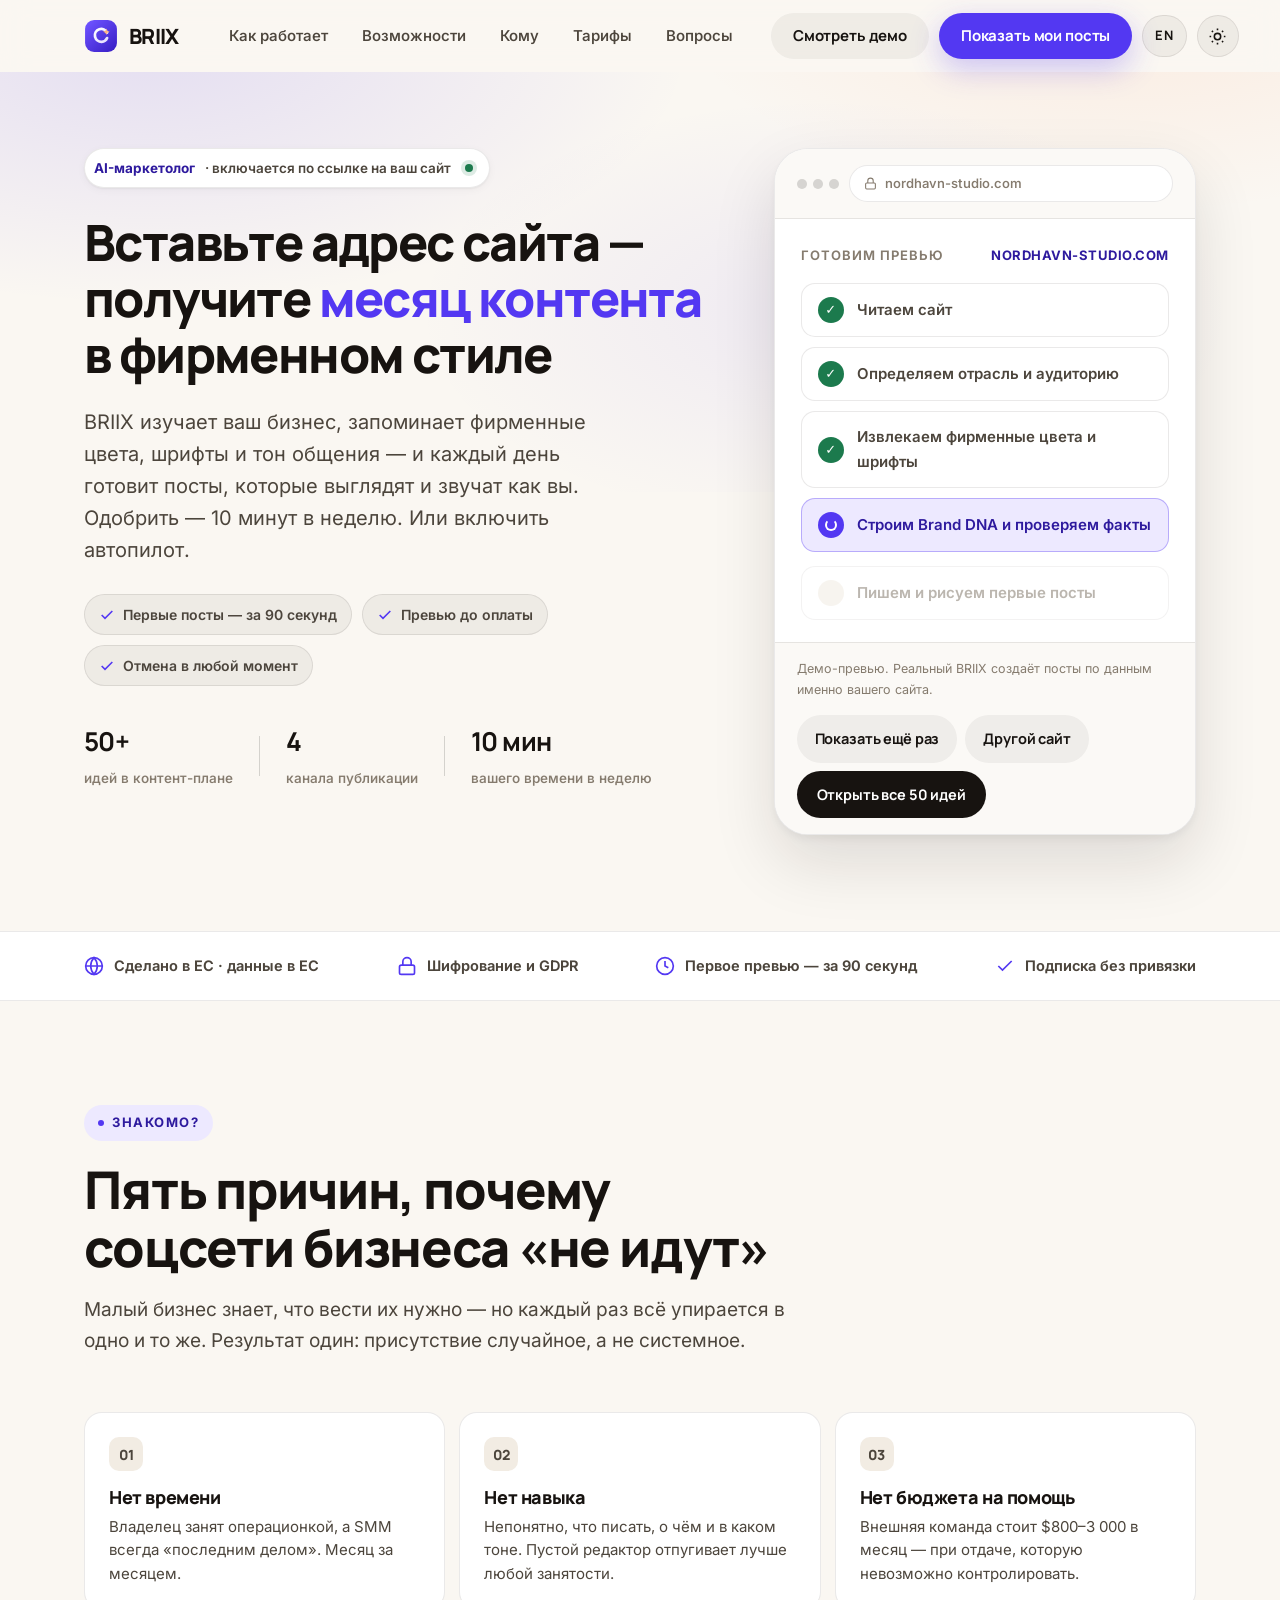
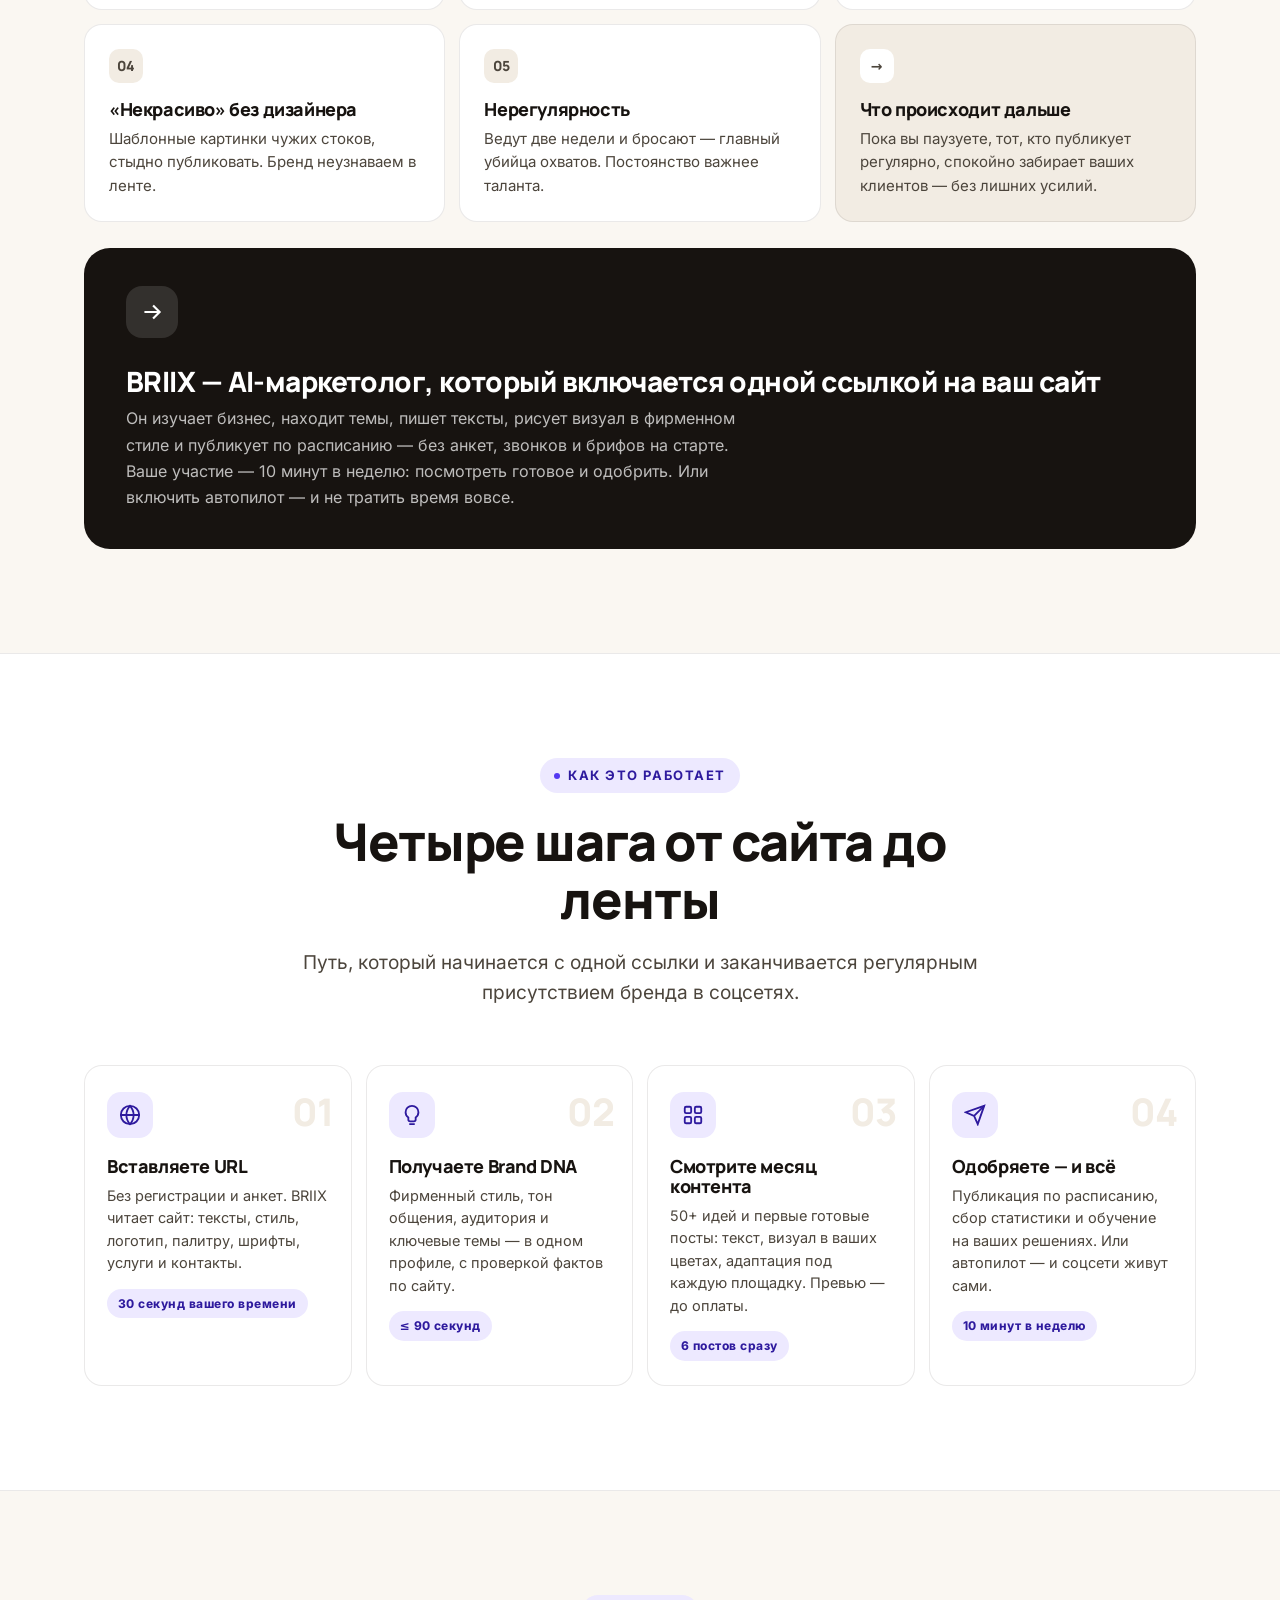
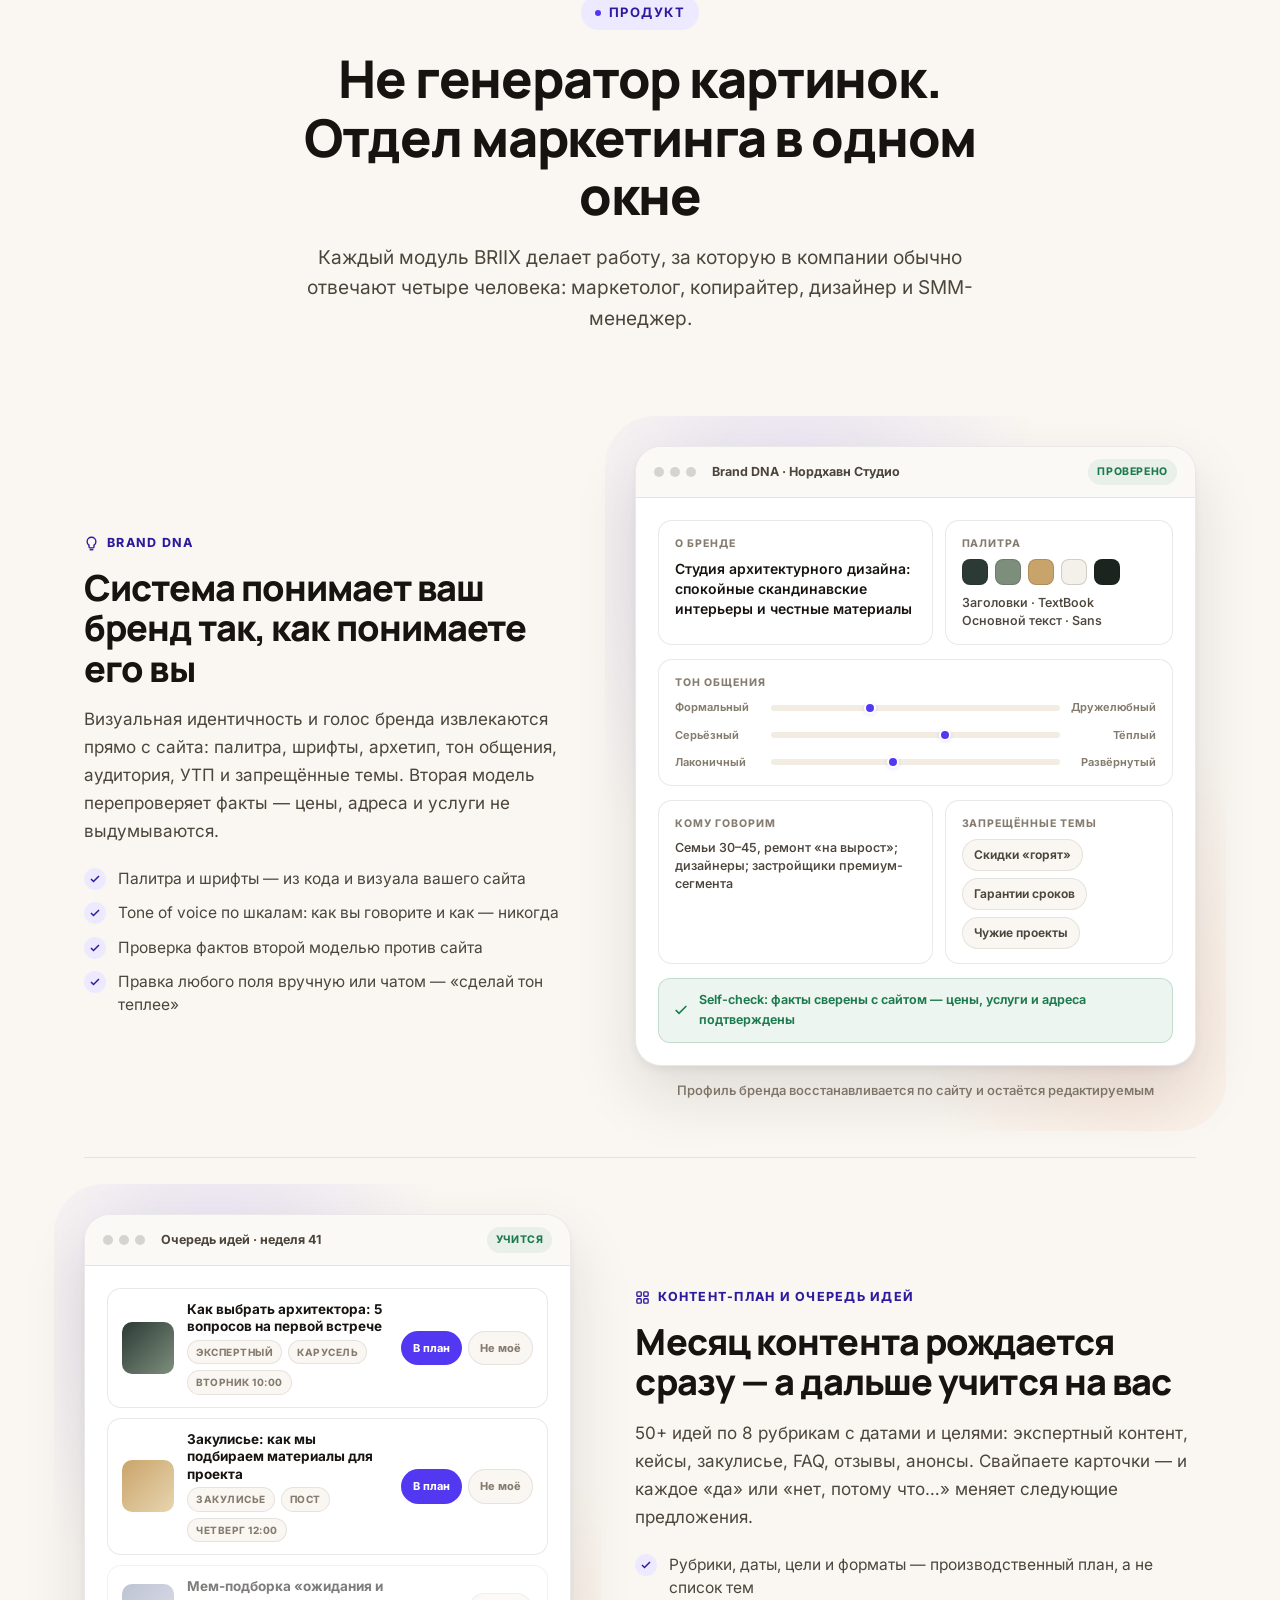
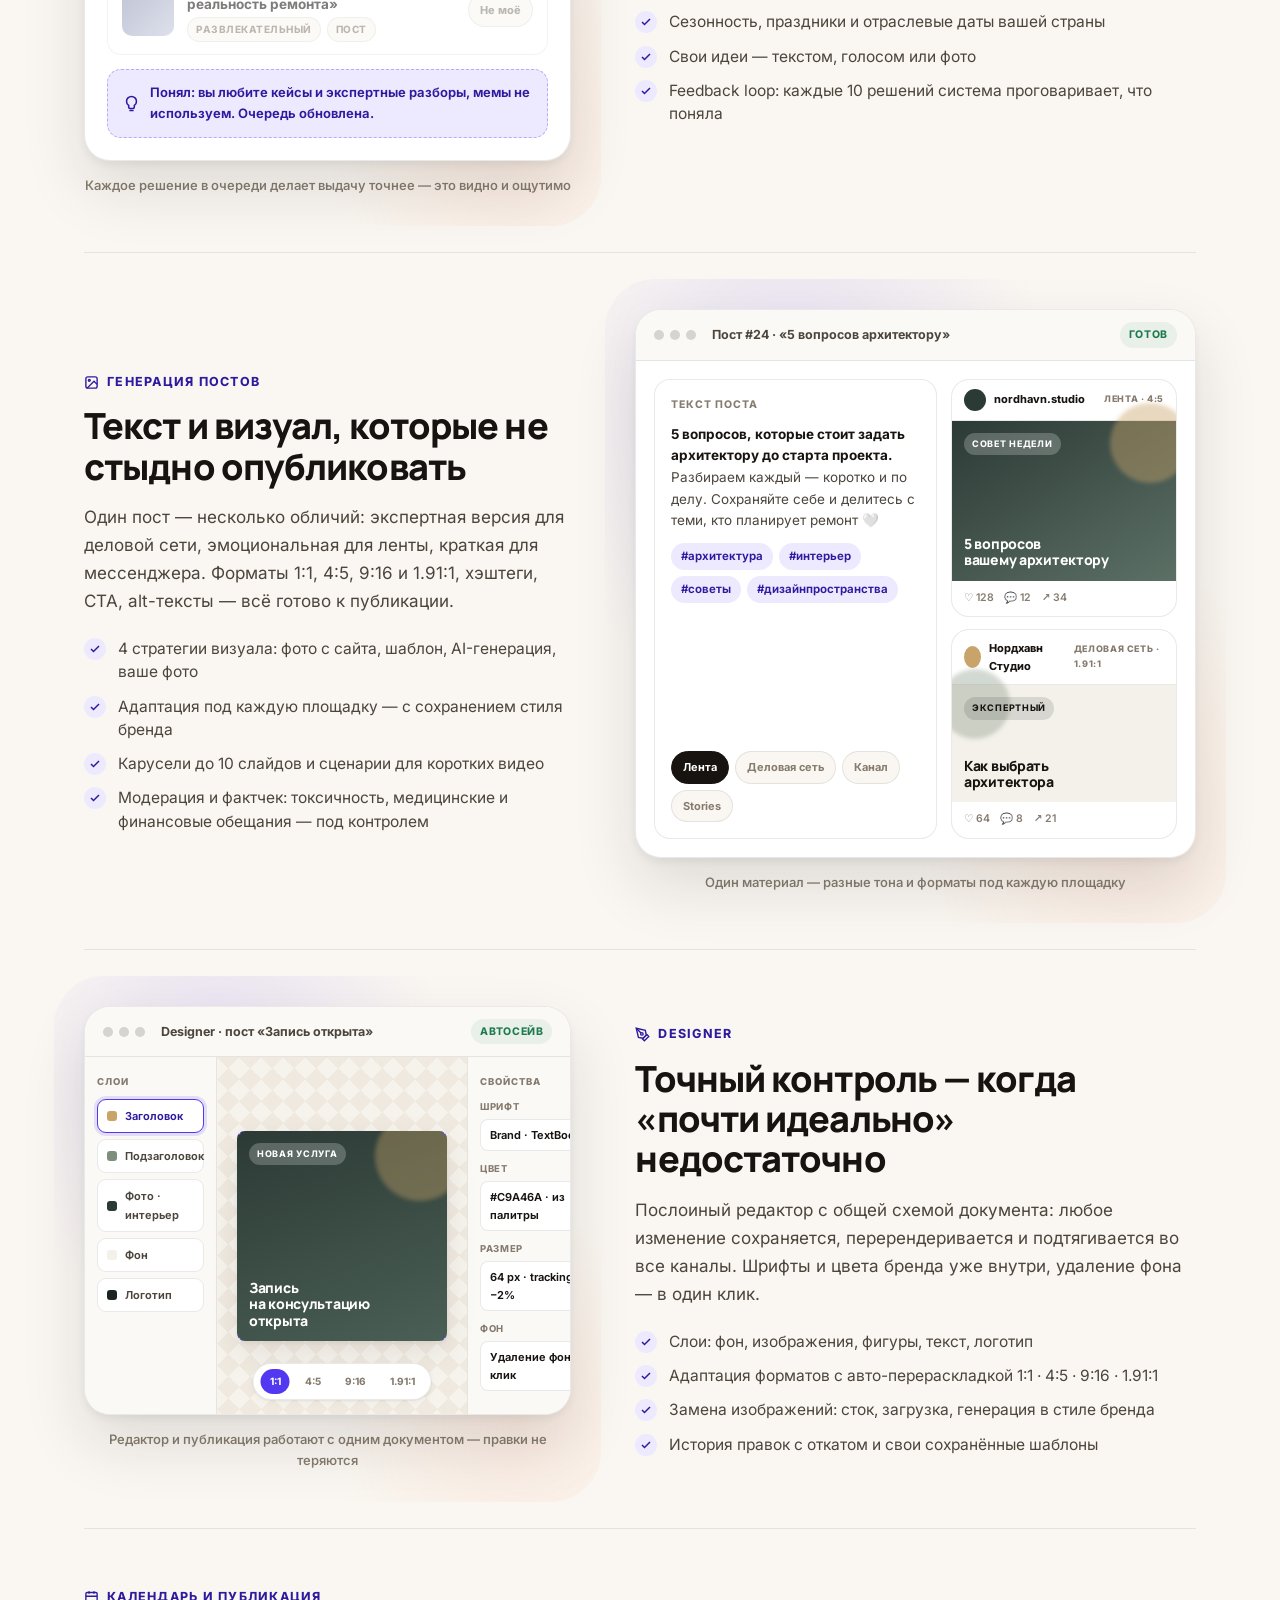
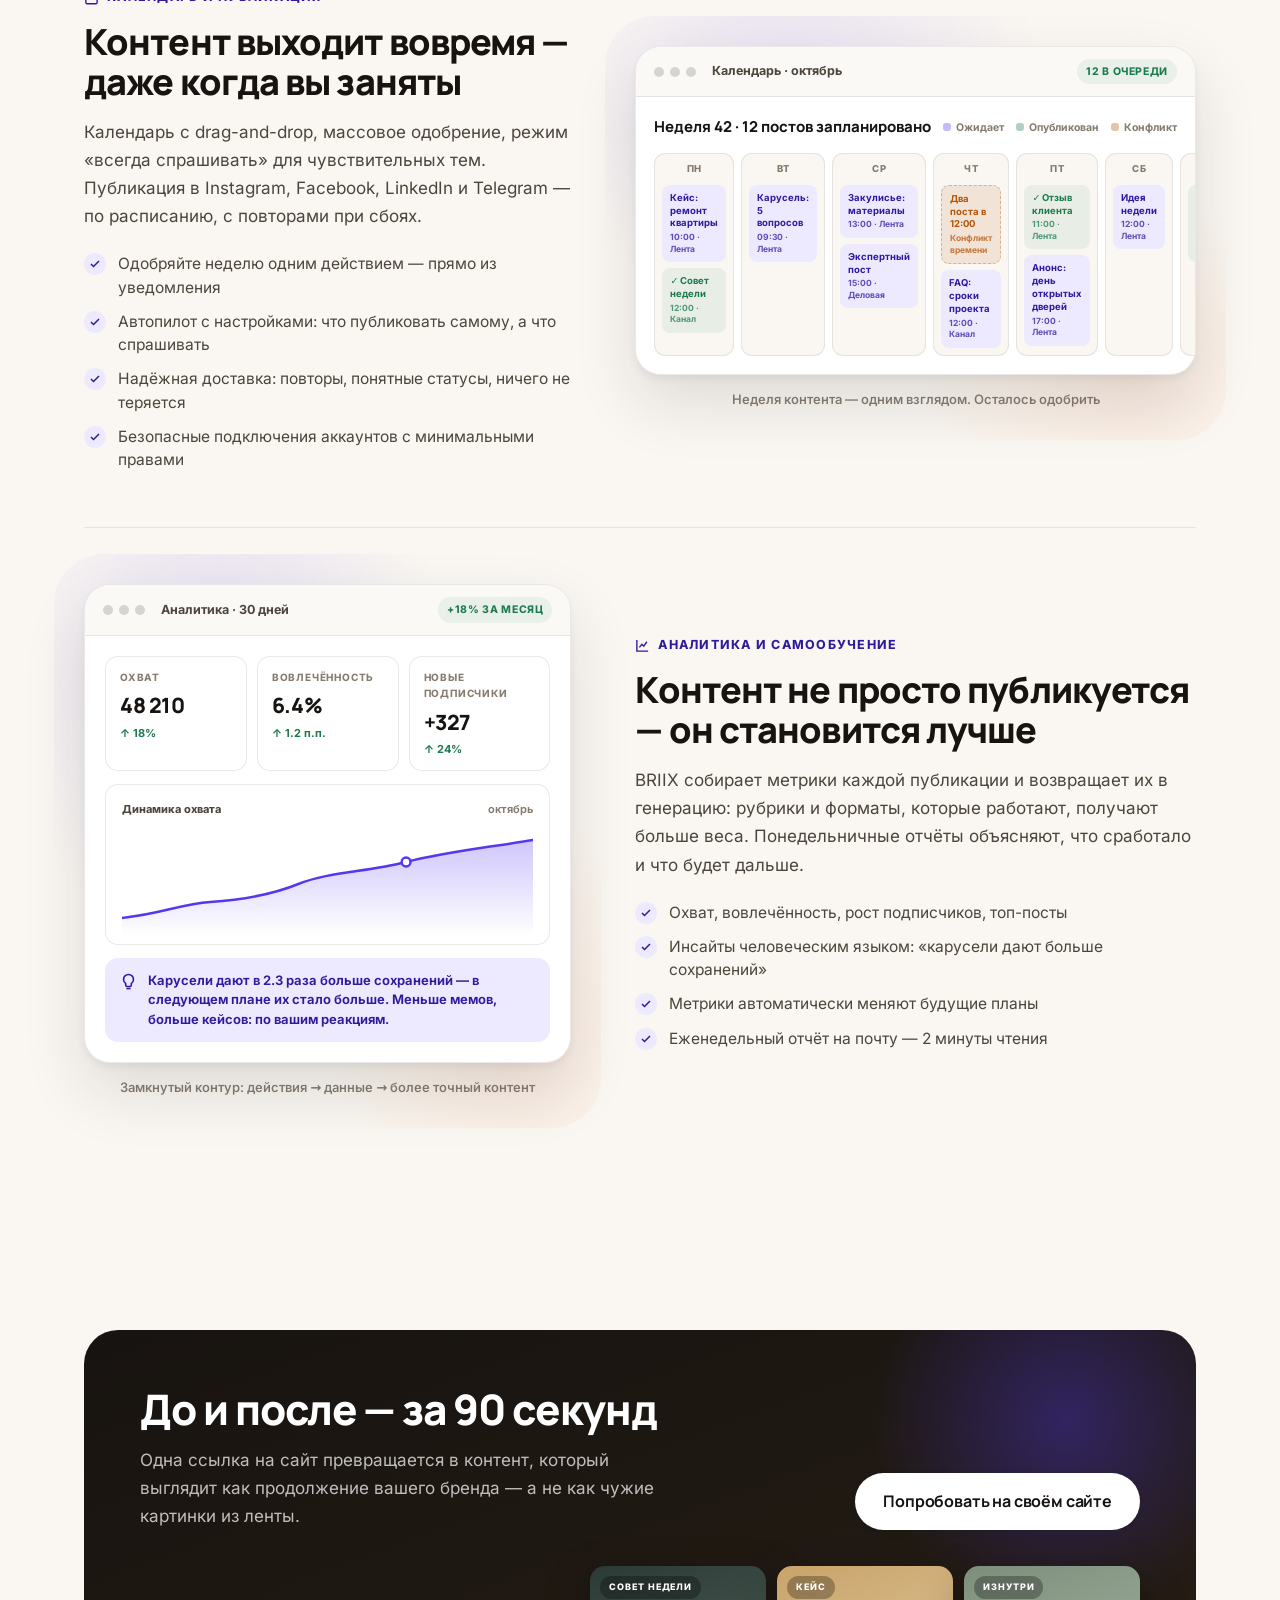
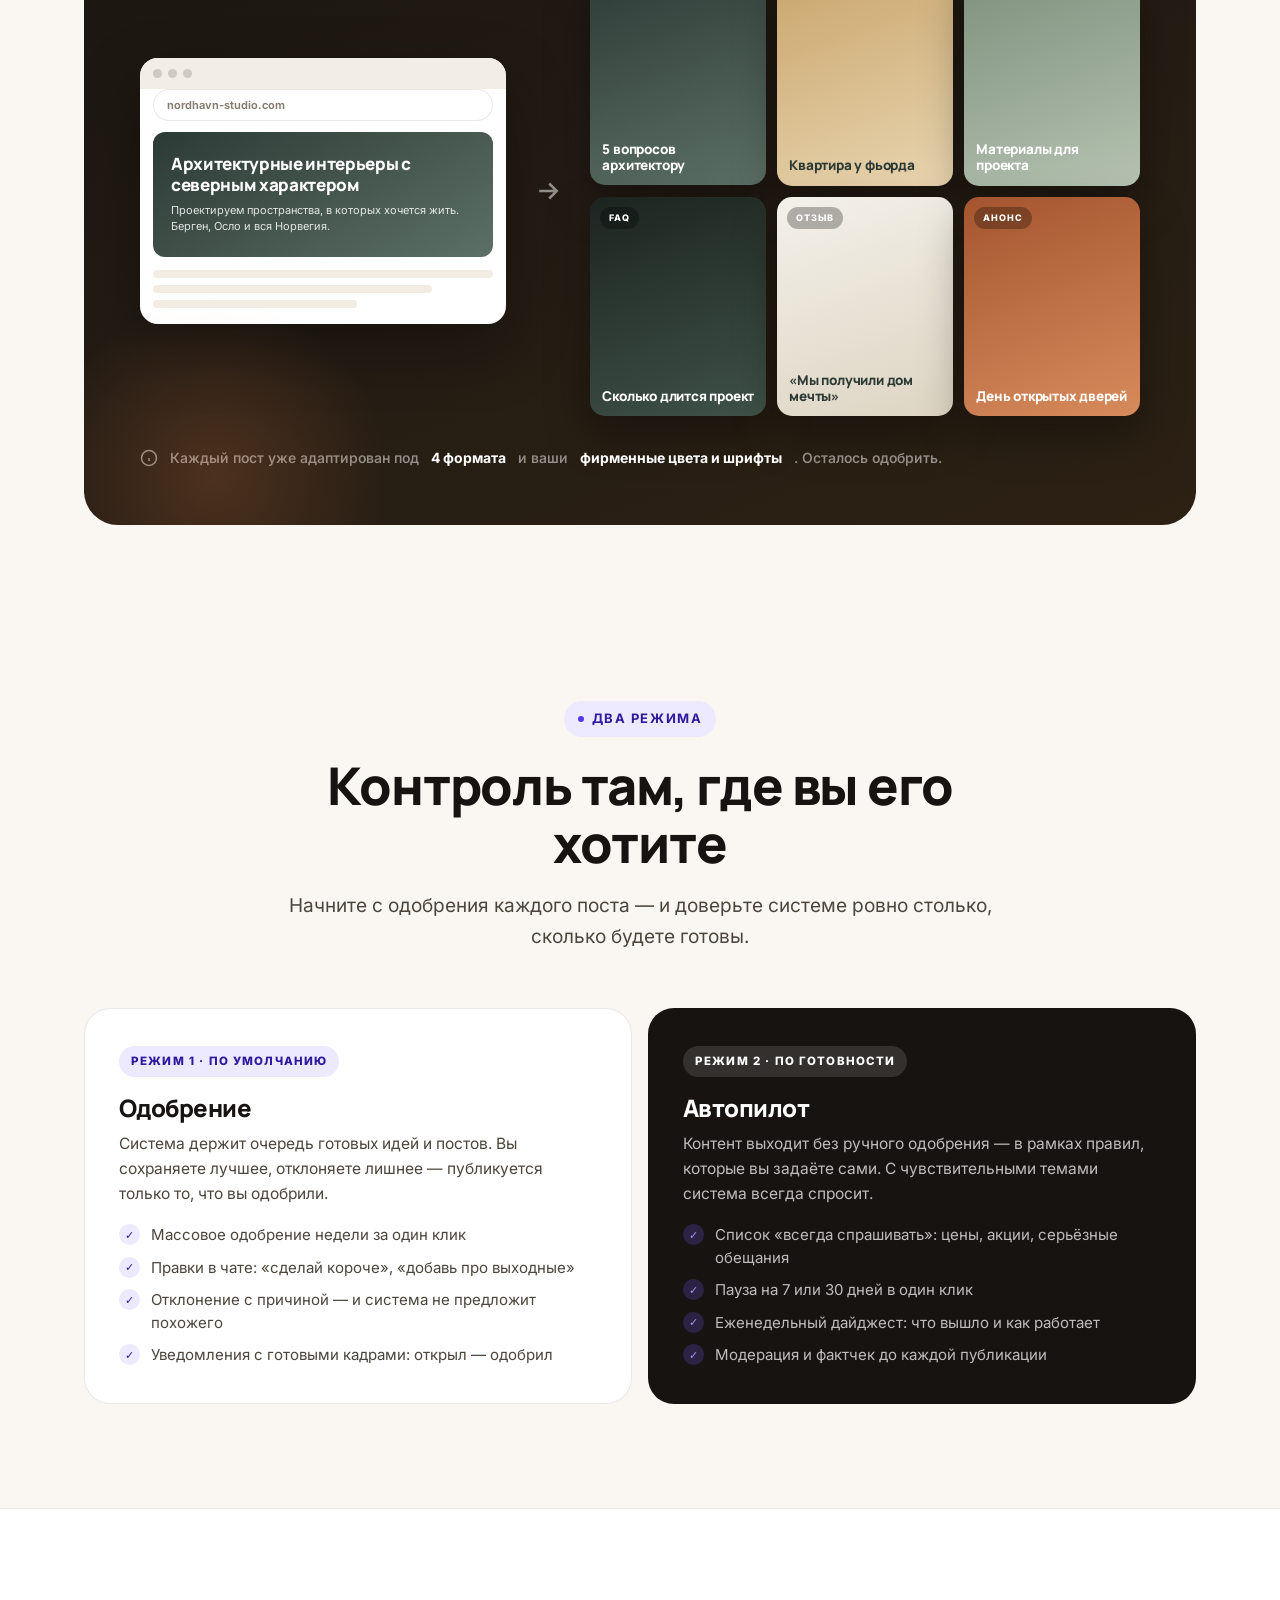
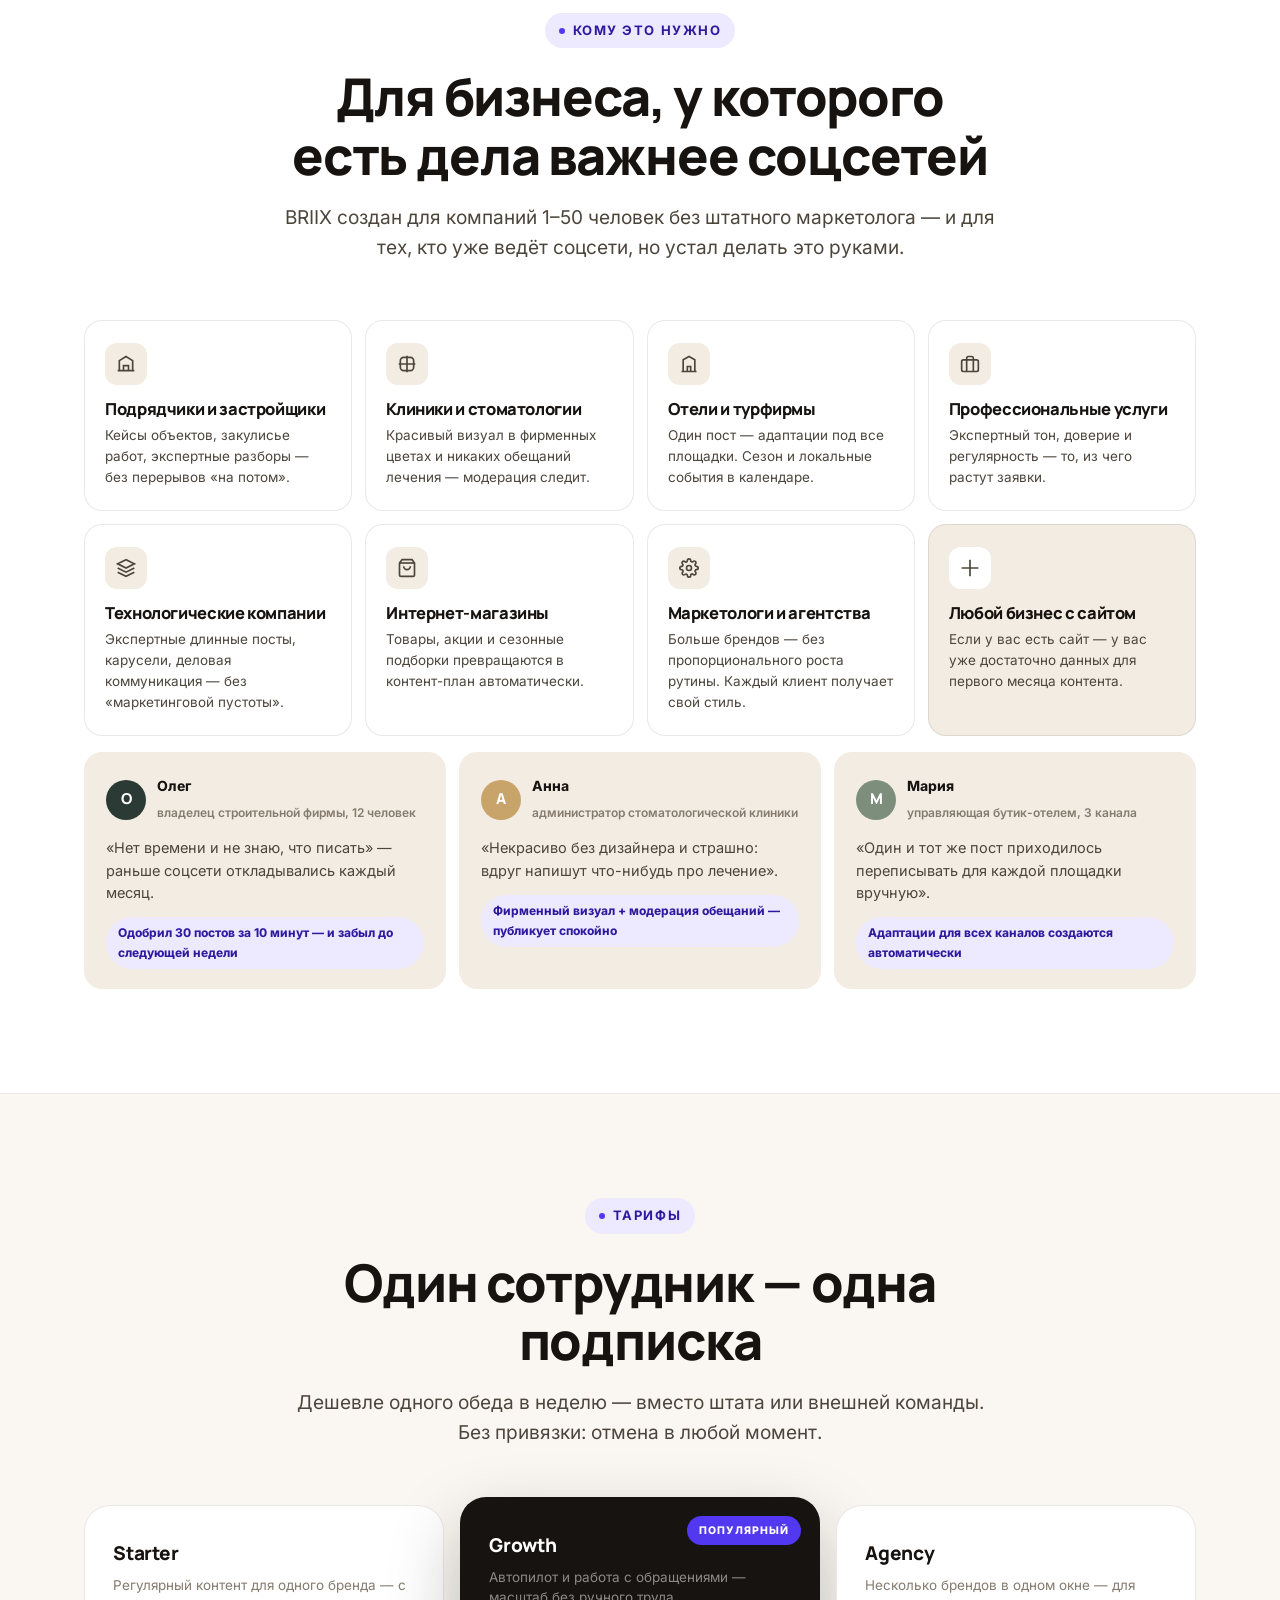
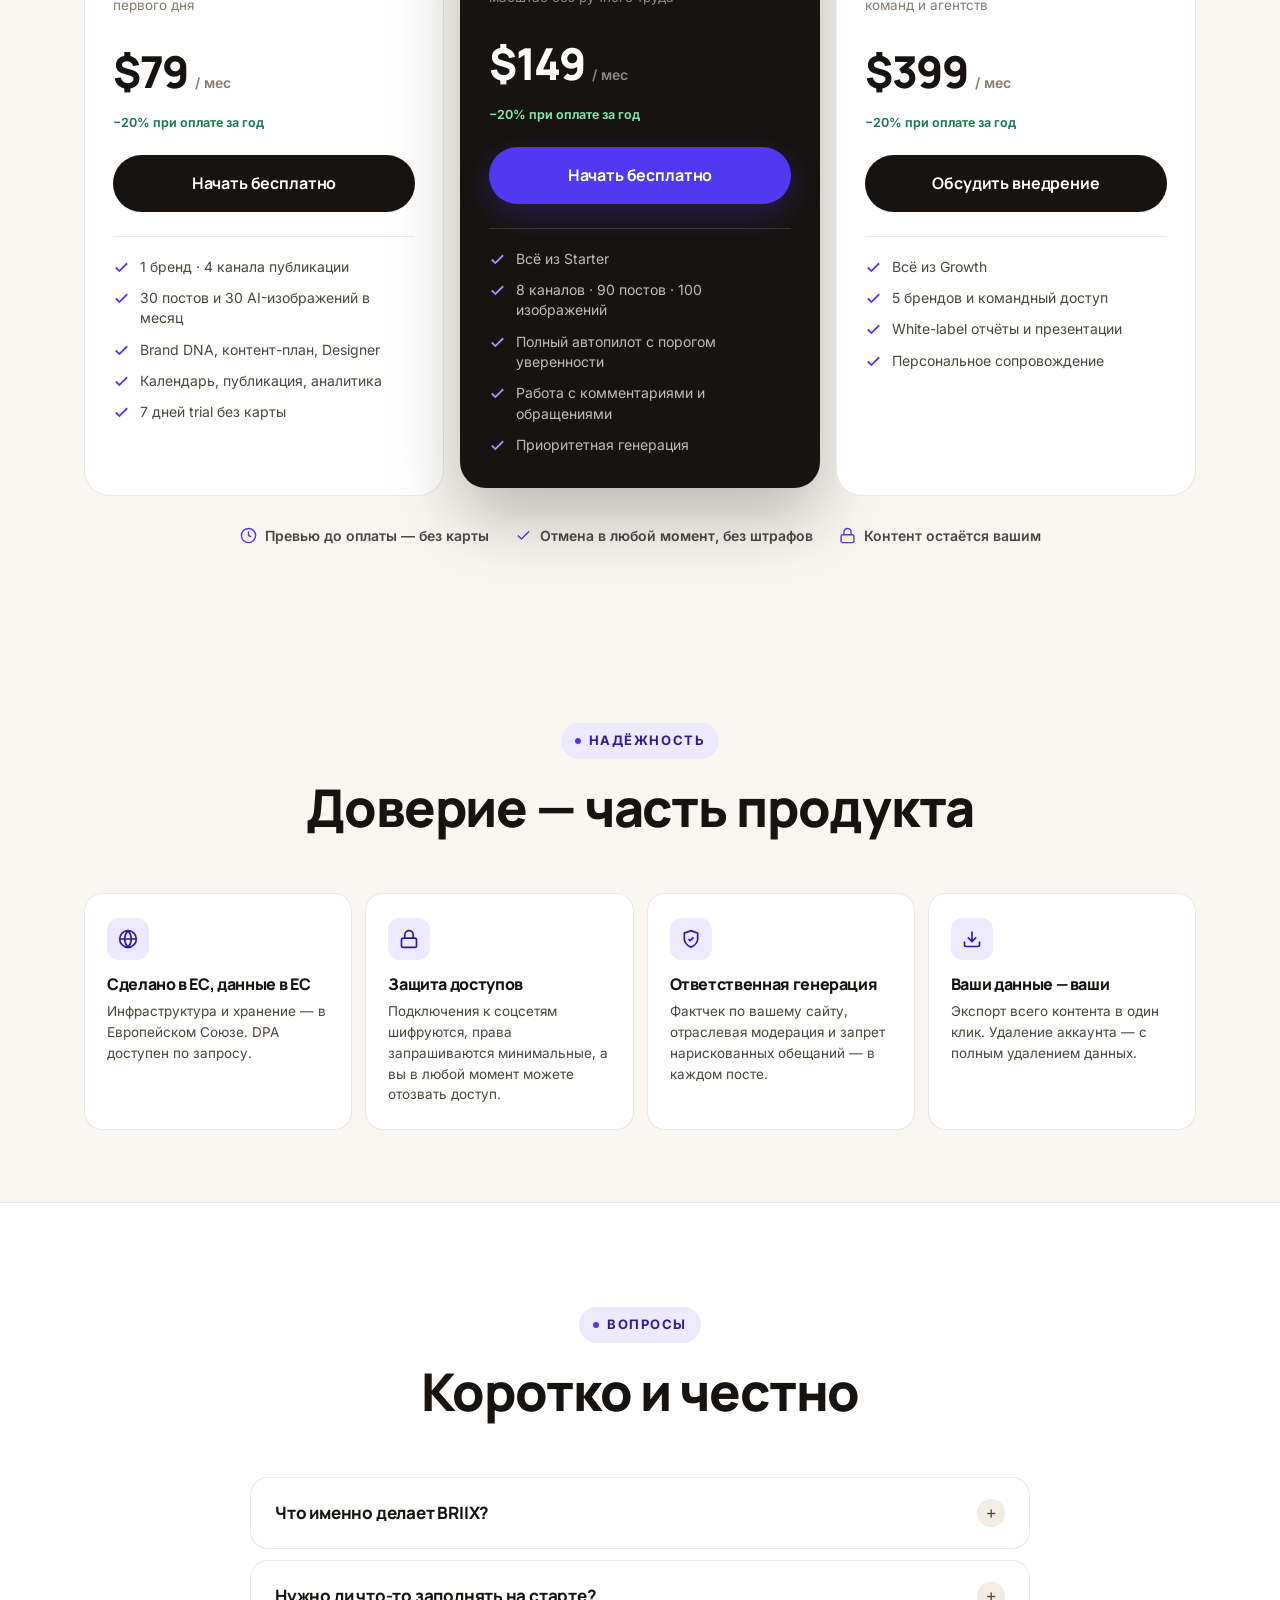
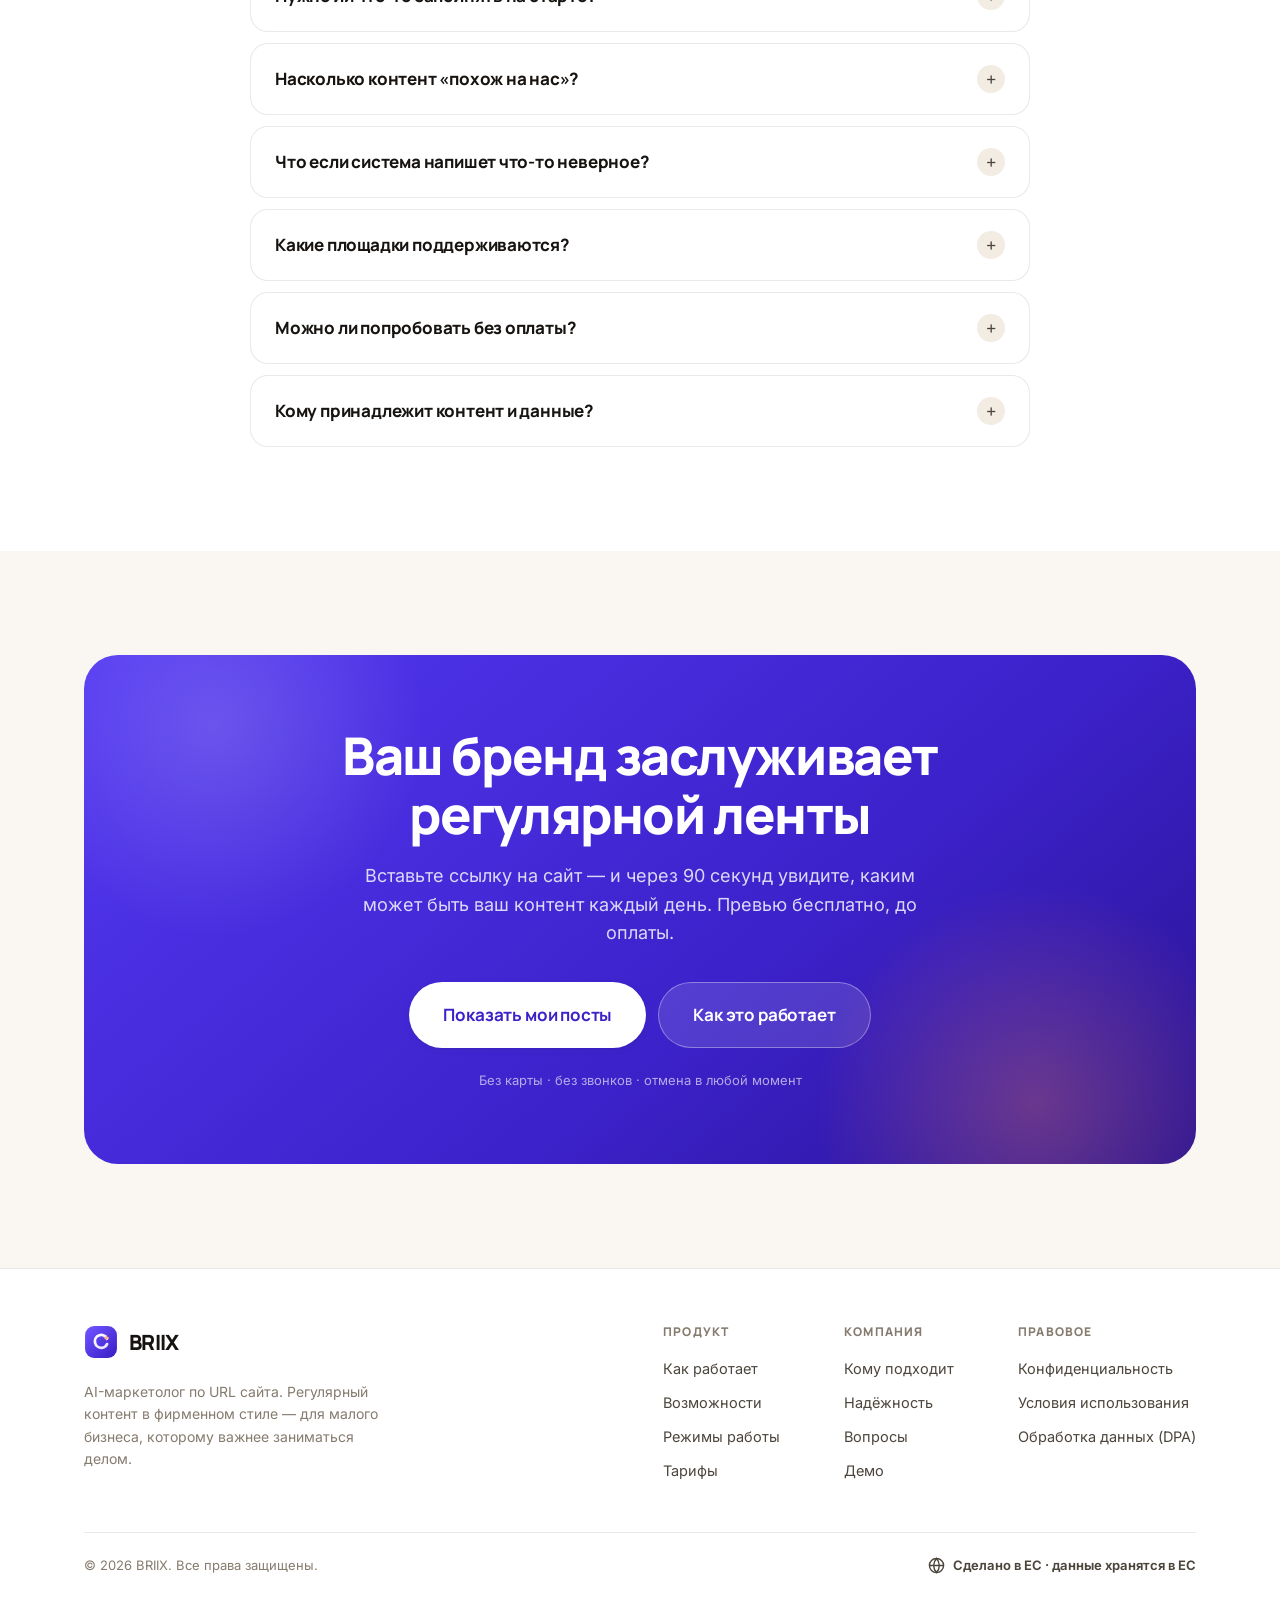
<file: site/index.html>
<!DOCTYPE html>
<html lang="ru">
<head>
<link rel="alternate" hreflang="ru" href="https://rucorp.github.io/briix/">
<link rel="alternate" hreflang="en" href="https://rucorp.github.io/briix/en/">
<link rel="alternate" hreflang="x-default" href="https://rucorp.github.io/briix/">
<meta charset="UTF-8">
<meta name="viewport" content="width=device-width, initial-scale=1.0">
<title>BRIIX — AI-маркетолог по URL сайта</title>
<meta name="description" content="BRIIX изучает сайт вашего бизнеса и создаёт месяц контента в фирменном стиле: тексты, визуалы, план публикаций и аналитика. Вставьте ссылку — получите первые посты за 90 секунд.">
<meta property="og:title" content="BRIIX — ваш бренд на автопилоте">
<meta property="og:description" content="Вставьте адрес сайта — через 90 секунд увидите свои первые посты в фирменном стиле.">
<meta property="og:type" content="website">
<meta property="og:image" content="https://rucorp.github.io/briix/assets/img/og-briix.jpg">
<meta name="twitter:card" content="summary_large_image">
<meta name="color-scheme" content="light dark">
<meta name="theme-color" content="#faf7f2" media="(prefers-color-scheme: light)">
<meta name="theme-color" content="#0f0c09" media="(prefers-color-scheme: dark)">
<script>
  /* Без мигания: тема ставится до загрузки CSS */
  (function () {
    try {
      var t = localStorage.getItem('briix-theme');
      if (t !== 'light' && t !== 'dark') {
        t = window.matchMedia && window.matchMedia('(prefers-color-scheme: dark)').matches ? 'dark' : 'light';
      }
      document.documentElement.dataset.theme = t;
    } catch (e) {}
  })();
</script>
<link rel="icon" href="assets/img/favicon.svg" type="image/svg+xml">
<link rel="preload" href="assets/fonts/inter-cyrillic-wght-normal.woff2" as="font" type="font/woff2" crossorigin>
<link rel="preload" href="assets/fonts/manrope-cyrillic-wght-normal.woff2" as="font" type="font/woff2" crossorigin>
<link rel="stylesheet" href="assets/css/main.css">
</head>
<body>

<!-- ================= HEADER ================= -->
<header class="site-header">
  <div class="container header-inner">
    <a class="logo" href="#top" aria-label="BRIIX — на главную">
      <img class="logo-mark" src="assets/img/logo.svg" alt="">
      BRIIX
    </a>
    <nav class="nav" aria-label="Основная навигация">
      <a href="#how">Как работает</a>
      <a href="#product">Возможности</a>
      <a href="#audience">Кому</a>
      <a href="#pricing">Тарифы</a>
      <a href="#faq">Вопросы</a>
    </nav>
    <div class="header-cta">
      <a class="btn btn-ghost" href="#demo">Смотреть демо</a>
      <a class="btn btn-primary" href="#demo">Показать мои посты</a>
      <a class="lang-toggle" href="en/index.html" hreflang="en" lang="en" title="English" aria-label="Переключить язык" onclick="try{localStorage.setItem('briix-lang','en')}catch(e){}">EN</a>
        <button class="theme-toggle" type="button" aria-label="Переключить тему" title="Переключить тему">
        <svg class="icon-sun" viewBox="0 0 24 24" fill="none" stroke="currentColor" stroke-width="2" aria-hidden="true"><circle cx="12" cy="12" r="4"/><path d="M12 2v2M12 20v2M4.9 4.9l1.4 1.4M17.7 17.7l1.4 1.4M2 12h2M20 12h2M4.9 19.1l1.4-1.4M17.7 6.3l1.4-1.4"/></svg>
        <svg class="icon-moon" viewBox="0 0 24 24" fill="none" stroke="currentColor" stroke-width="2" aria-hidden="true"><path d="M21 12.8A9 9 0 1 1 11.2 3a7 7 0 0 0 9.8 9.8z"/></svg>
      </button>
    </div>
    <button class="burger" aria-label="Меню"><span></span></button>
  </div>
</header>

<main id="top">

<!-- ================= HERO ================= -->
<section class="hero">
  <div class="container hero-grid">
    <div class="hero-copy">
      <div class="hero-badge">
        <b>AI-маркетолог</b> · включается по ссылке на ваш сайт
        <span class="dot"></span>
      </div>
      <h1>Вставьте адрес сайта —<br>получите <span class="line2">месяц контента</span> в фирменном стиле</h1>
      <p class="hero-sub">
        BRIIX изучает ваш бизнес, запоминает фирменные цвета, шрифты и тон общения —
        и каждый день готовит посты, которые выглядят и звучат как вы.
        Одобрить — 10 минут в неделю. Или включить автопилот.
      </p>
      <div class="hero-points">
        <span class="hero-point"><svg viewBox="0 0 24 24" fill="none" stroke="currentColor" stroke-width="2.4"><path d="M20 6 9 17l-5-5"/></svg>Первые посты — за 90 секунд</span>
        <span class="hero-point"><svg viewBox="0 0 24 24" fill="none" stroke="currentColor" stroke-width="2.4"><path d="M20 6 9 17l-5-5"/></svg>Превью до оплаты</span>
        <span class="hero-point"><svg viewBox="0 0 24 24" fill="none" stroke="currentColor" stroke-width="2.4"><path d="M20 6 9 17l-5-5"/></svg>Отмена в любой момент</span>
      </div>
      <div class="hero-meta">
        <div class="stat"><b>50+</b><span>идей в контент-плане</span></div>
        <div class="divider"></div>
        <div class="stat"><b>4</b><span>канала публикации</span></div>
        <div class="divider"></div>
        <div class="stat"><b>10 мин</b><span>вашего времени в неделю</span></div>
      </div>
    </div>

    <!-- ===== Live demo card ===== -->
    <div class="demo-card" id="demo">
      <div class="demo-head">
        <div class="demo-dots"><i></i><i></i><i></i></div>
        <div class="url-chip"><svg viewBox="0 0 24 24" fill="none" stroke="currentColor" stroke-width="2"><rect x="3" y="11" width="18" height="11" rx="2"/><path d="M7 11V7a5 5 0 0 1 10 0v4"/></svg>
          <span id="demo-url-chip">app.briix.com/preview</span>
        </div>
      </div>

      <!-- Idle: URL form -->
      <div class="demo-body" id="demo-idle">
        <div class="demo-step-label"><span>Шаг 1 из 1</span><b>Попробуйте на своём сайте</b></div>
        <form class="url-form" id="demo-form" style="margin-top:16px" novalidate>
          <div class="url-input-wrap">
            <svg viewBox="0 0 24 24" fill="none" stroke="currentColor" stroke-width="2"><circle cx="12" cy="12" r="10"/><path d="M2 12h20M12 2a15.3 15.3 0 0 1 4 10 15.3 15.3 0 0 1-4 10 15.3 15.3 0 0 1-4-10 15.3 15.3 0 0 1 4-10z"/></svg>
            <input id="demo-url" type="text" inputmode="url" autocomplete="url" placeholder="example.com" aria-label="Адрес сайта">
          </div>
          <button class="btn btn-primary" type="submit">Показать мои посты</button>
        </form>
        <div class="demo-hint">
          Готовые демо-бренды с полным контентом:
          <button class="try" data-try-domain="nordhavn-studio.com">nordhavn-studio.com</button>
          <button class="try" data-try-domain="vela-clinic.com">vela-clinic.com</button>
          <button class="try" data-try-domain="lumina-skin.com">lumina-skin.com</button>
        </div>
      </div>

      <!-- Generation progress -->
      <div class="demo-body" id="demo-gen" hidden>
        <div class="demo-step-label"><span>Готовим превью</span><b id="demo-domain">—</b></div>
        <div class="gen-steps" style="margin-top:16px">
          <div class="gen-step"><span class="mark"></span>Читаем сайт</div>
          <div class="gen-step"><span class="mark"></span>Определяем отрасль и аудиторию</div>
          <div class="gen-step"><span class="mark"></span>Извлекаем фирменные цвета и шрифты</div>
          <div class="gen-step"><span class="mark"></span>Строим Brand DNA и проверяем факты</div>
          <div class="gen-step"><span class="mark"></span>Пишем и рисуем первые посты</div>
        </div>
      </div>

      <!-- Result preview -->
      <div class="demo-body" id="demo-result" hidden>
        <div class="demo-step-label"><span>Готово · 6 постов из 50+</span><b>Ваш Brand DNA</b></div>
        <div class="preview-wrap" style="margin-top:14px">
          <div class="brand-card" id="demo-brand"></div>
          <div class="posts-grid" id="demo-posts"></div>
          <div class="plan-teaser" id="demo-plan" hidden>
            <div class="pt-head">
              <b>Контент-план: 50+ идей на месяц</b>
              <span>ещё 44 идеи в очереди</span>
            </div>
            <div class="pt-items">
              <div class="pt-item"><i class="pt-num">07</i><div><b>Сезонный гид: что важно знать в этом месяце</b><span>Экспертный · карусель · вторник</span></div></div>
              <div class="pt-item"><i class="pt-num">08</i><div><b>Отвечаем на частый вопрос о ценах</b><span>FAQ · пост · четверг</span></div></div>
              <div class="pt-item locked"><i class="pt-num">09</i><div><b>Идея, которая станет вашей визитной карточкой</b><span>История · пост · суббота</span></div></div>
            </div>
          </div>
        </div>
      </div>

      <div class="demo-footer">
        <div class="note">Демо-превью. Реальный BRIIX создаёт посты по данным именно вашего сайта.</div>
        <div style="display:flex;gap:8px;flex-wrap:wrap">
          <button class="btn btn-ghost" id="demo-restart" style="padding:12px 18px;font-size:14.5px">Показать ещё раз</button>
          <button class="btn btn-ghost" id="demo-change" style="padding:12px 18px;font-size:14.5px">Другой сайт</button>
          <a class="btn btn-dark" href="#pricing" data-cta-toast>Открыть все 50 идей</a>
        </div>
      </div>
    </div>
  </div>
</section>

<!-- ================= TRUST STRIP ================= -->
<div class="trust-strip">
  <div class="container trust-row">
    <div class="trust-item"><svg viewBox="0 0 24 24" fill="none" stroke="currentColor" stroke-width="2"><circle cx="12" cy="12" r="10"/><path d="M2 12h20M12 2a15.3 15.3 0 0 1 4 10 15.3 15.3 0 0 1-4 10 15.3 15.3 0 0 1-4-10 15.3 15.3 0 0 1 4-10z"/></svg>Сделано в ЕС · данные в ЕС</div>
    <div class="trust-item"><svg viewBox="0 0 24 24" fill="none" stroke="currentColor" stroke-width="2"><rect x="3" y="11" width="18" height="11" rx="2"/><path d="M7 11V7a5 5 0 0 1 10 0v4"/></svg>Шифрование и GDPR</div>
    <div class="trust-item"><svg viewBox="0 0 24 24" fill="none" stroke="currentColor" stroke-width="2"><circle cx="12" cy="12" r="10"/><path d="M12 6v6l4 2"/></svg>Первое превью — за 90 секунд</div>
    <div class="trust-item"><svg viewBox="0 0 24 24" fill="none" stroke="currentColor" stroke-width="2"><path d="M20 6 9 17l-5-5"/></svg>Подписка без привязки</div>
  </div>
</div>

<!-- ================= PROBLEM ================= -->
<section class="section" id="problem">
  <div class="container">
    <div class="section-head reveal">
      <div class="eyebrow">Знакомо?</div>
      <h2 class="section-title">Пять причин, почему соцсети бизнеса «не идут»</h2>
      <p class="section-sub">Малый бизнес знает, что вести их нужно — но каждый раз всё упирается в одно и то же. Результат один: присутствие случайное, а не системное.</p>
    </div>
    <div class="problem-wrap reveal">
      <div class="trap-card"><div class="n">01</div><h3>Нет времени</h3><p>Владелец занят операционкой, а SMM всегда «последним делом». Месяц за месяцем.</p></div>
      <div class="trap-card"><div class="n">02</div><h3>Нет навыка</h3><p>Непонятно, что писать, о чём и в каком тоне. Пустой редактор отпугивает лучше любой занятости.</p></div>
      <div class="trap-card"><div class="n">03</div><h3>Нет бюджета на помощь</h3><p>Внешняя команда стоит $800–3 000 в месяц — при отдаче, которую невозможно контролировать.</p></div>
      <div class="trap-card"><div class="n">04</div><h3>«Некрасиво» без дизайнера</h3><p>Шаблонные картинки чужих стоков, стыдно публиковать. Бренд неузнаваем в ленте.</p></div>
      <div class="trap-card"><div class="n">05</div><h3>Нерегулярность</h3><p>Ведут две недели и бросают — главный убийца охватов. Постоянство важнее таланта.</p></div>
      <div class="trap-card" style="background:var(--bg-deep)"><div class="n" style="background:var(--card)">→</div><h3>Что происходит дальше</h3><p>Пока вы паузуете, тот, кто публикует регулярно, спокойно забирает ваших клиентов — без лишних усилий.</p></div>
    </div>
    <div class="problem-solution reveal">
      <div class="arrow-ico">
        <svg width="26" height="26" viewBox="0 0 24 24" fill="none" stroke="currentColor" stroke-width="2"><path d="M5 12h14M13 6l6 6-6 6"/></svg>
      </div>
      <div>
        <h3>BRIIX — AI-маркетолог, который включается одной ссылкой на ваш сайт</h3>
        <p>Он изучает бизнес, находит темы, пишет тексты, рисует визуал в фирменном стиле и публикует по расписанию — без анкет, звонков и брифов на старте. Ваше участие — 10 минут в неделю: посмотреть готовое и одобрить. Или включить автопилот — и не тратить время вовсе.</p>
      </div>
    </div>
  </div>
</section>

<!-- ================= HOW IT WORKS ================= -->
<section class="section" id="how" style="background:var(--surface);border-block:1px solid var(--line)">
  <div class="container">
    <div class="section-head center reveal">
      <div class="eyebrow">Как это работает</div>
      <h2 class="section-title">Четыре шага от сайта до ленты</h2>
      <p class="section-sub">Путь, который начинается с одной ссылки и заканчивается регулярным присутствием бренда в соцсетях.</p>
    </div>
    <div class="steps reveal">
      <div class="step-card">
        <div class="ico"><svg viewBox="0 0 24 24" fill="none" stroke="currentColor" stroke-width="2"><circle cx="12" cy="12" r="10"/><path d="M2 12h20M12 2a15.3 15.3 0 0 1 4 10 15.3 15.3 0 0 1-4 10 15.3 15.3 0 0 1-4-10 15.3 15.3 0 0 1 4-10z"/></svg></div>
        <h3>Вставляете URL</h3>
        <p>Без регистрации и анкет. BRIIX читает сайт: тексты, стиль, логотип, палитру, шрифты, услуги и контакты.</p>
        <span class="time-badge">30 секунд вашего времени</span>
      </div>
      <div class="step-card">
        <div class="ico"><svg viewBox="0 0 24 24" fill="none" stroke="currentColor" stroke-width="2"><path d="M12 2a7 7 0 0 1 7 7c0 2.4-1.2 4.5-3 5.7V17a2 2 0 0 1-2 2h-4a2 2 0 0 1-2-2v-2.3c-1.8-1.2-3-3.3-3-5.7a7 7 0 0 1 7-7z"/><path d="M9 22h6"/></svg></div>
        <h3>Получаете Brand DNA</h3>
        <p>Фирменный стиль, тон общения, аудитория и ключевые темы — в одном профиле, с проверкой фактов по сайту.</p>
        <span class="time-badge">≤ 90 секунд</span>
      </div>
      <div class="step-card">
        <div class="ico"><svg viewBox="0 0 24 24" fill="none" stroke="currentColor" stroke-width="2"><rect x="3" y="3" width="7" height="7" rx="1.5"/><rect x="14" y="3" width="7" height="7" rx="1.5"/><rect x="3" y="14" width="7" height="7" rx="1.5"/><rect x="14" y="14" width="7" height="7" rx="1.5"/></svg></div>
        <h3>Смотрите месяц контента</h3>
        <p>50+ идей и первые готовые посты: текст, визуал в ваших цветах, адаптация под каждую площадку. Превью — до оплаты.</p>
        <span class="time-badge">6 постов сразу</span>
      </div>
      <div class="step-card">
        <div class="ico"><svg viewBox="0 0 24 24" fill="none" stroke="currentColor" stroke-width="2"><path d="M22 2 11 13"/><path d="M22 2 15 22l-4-9-9-4 20-7z"/></svg></div>
        <h3>Одобряете — и всё</h3>
        <p>Публикация по расписанию, сбор статистики и обучение на ваших решениях. Или автопилот — и соцсети живут сами.</p>
        <span class="time-badge">10 минут в неделю</span>
      </div>
    </div>
  </div>
</section>

<!-- ================= PRODUCT / FEATURES ================= -->
<section class="section" id="product">
  <div class="container">
    <div class="section-head center reveal">
      <div class="eyebrow">Продукт</div>
      <h2 class="section-title">Не генератор картинок.<br>Отдел маркетинга в одном окне</h2>
      <p class="section-sub">Каждый модуль BRIIX делает работу, за которую в компании обычно отвечают четыре человека: маркетолог, копирайтер, дизайнер и SMM-менеджер.</p>
    </div>

    <!-- Feature 1: Brand DNA -->
    <div class="feature-row reveal">
      <div class="feature-copy">
        <div class="mini-eyebrow"><svg viewBox="0 0 24 24" fill="none" stroke="currentColor" stroke-width="2.2"><path d="M12 2a7 7 0 0 1 7 7c0 2.4-1.2 4.5-3 5.7V17a2 2 0 0 1-2 2h-4a2 2 0 0 1-2-2v-2.3c-1.8-1.2-3-3.3-3-5.7a7 7 0 0 1 7-7z"/><path d="M9 22h6"/></svg>Brand DNA</div>
        <h3>Система понимает ваш бренд так, как понимаете его вы</h3>
        <p>Визуальная идентичность и голос бренда извлекаются прямо с сайта: палитра, шрифты, архетип, тон общения, аудитория, УТП и запрещённые темы. Вторая модель перепроверяет факты — цены, адреса и услуги не выдумываются.</p>
        <ul class="feature-list">
          <li><span class="tick"><svg viewBox="0 0 24 24" fill="none" stroke="currentColor" stroke-width="3"><path d="M20 6 9 17l-5-5"/></svg></span>Палитра и шрифты — из кода и визуала вашего сайта</li>
          <li><span class="tick"><svg viewBox="0 0 24 24" fill="none" stroke="currentColor" stroke-width="3"><path d="M20 6 9 17l-5-5"/></svg></span>Tone of voice по шкалам: как вы говорите и как — никогда</li>
          <li><span class="tick"><svg viewBox="0 0 24 24" fill="none" stroke="currentColor" stroke-width="3"><path d="M20 6 9 17l-5-5"/></svg></span>Проверка фактов второй моделью против сайта</li>
          <li><span class="tick"><svg viewBox="0 0 24 24" fill="none" stroke="currentColor" stroke-width="3"><path d="M20 6 9 17l-5-5"/></svg></span>Правка любого поля вручную или чатом — «сделай тон теплее»</li>
        </ul>
      </div>
      <div class="feature-visual">
        <div class="visual-glow"></div>
        <div class="visual-frame">
          <div class="mock-appbar">
            <div class="demo-dots"><i></i><i></i><i></i></div>
            <div class="t" style="margin-left:8px">Brand DNA · Нордхавн Студио</div>
            <div class="pill">Проверено</div>
          </div>
          <div class="mock-pad">
            <div class="dna-grid">
              <div class="dna-box">
                <div class="k">О бренде</div>
                <div class="v">Студия архитектурного дизайна: спокойные скандинавские интерьеры и честные материалы</div>
              </div>
              <div class="dna-box">
                <div class="k">Палитра</div>
                <div class="palette-row" style="margin-top:2px">
                  <span class="sw" style="background:#2c3a35"></span>
                  <span class="sw" style="background:#7d8f7c"></span>
                  <span class="sw" style="background:#c9a46a"></span>
                  <span class="sw" style="background:#f4f1ea"></span>
                  <span class="sw" style="background:#1c2420"></span>
                </div>
                <div class="v small" style="margin-top:9px">Заголовки · TextBook<br>Основной текст · Sans</div>
              </div>
            </div>
            <div class="dna-box">
              <div class="k">Тон общения</div>
              <div class="dna-scales">
                <div class="scale-row"><span>Формальный</span><div class="track"><i style="left:32%"></i></div><span class="r">Дружелюбный</span></div>
                <div class="scale-row"><span>Серьёзный</span><div class="track"><i style="left:58%"></i></div><span class="r">Тёплый</span></div>
                <div class="scale-row"><span>Лаконичный</span><div class="track"><i style="left:40%"></i></div><span class="r">Развёрнутый</span></div>
              </div>
            </div>
            <div class="dna-grid">
              <div class="dna-box">
                <div class="k">Кому говорим</div>
                <div class="v small">Семьи 30–45, ремонт «на вырост»; дизайнеры; застройщики премиум-сегмента</div>
              </div>
              <div class="dna-box">
                <div class="k">Запрещённые темы</div>
                <div class="dna-chips"><span class="dna-chip">Скидки «горят»</span><span class="dna-chip">Гарантии сроков</span><span class="dna-chip">Чужие проекты</span></div>
              </div>
            </div>
            <div class="selfcheck">
              <svg viewBox="0 0 24 24" fill="none" stroke="currentColor" stroke-width="2.4"><path d="M20 6 9 17l-5-5"/></svg>
              Self-check: факты сверены с сайтом — цены, услуги и адреса подтверждены
            </div>
          </div>
        </div>
        <div class="visual-caption">Профиль бренда восстанавливается по сайту и остаётся редактируемым</div>
      </div>
    </div>

    <!-- Feature 2: Content plan & Idea Queue -->
    <div class="feature-row rev reveal">
      <div class="feature-copy">
        <div class="mini-eyebrow"><svg viewBox="0 0 24 24" fill="none" stroke="currentColor" stroke-width="2.2"><rect x="3" y="3" width="7" height="7" rx="1.5"/><rect x="14" y="3" width="7" height="7" rx="1.5"/><rect x="3" y="14" width="7" height="7" rx="1.5"/><rect x="14" y="14" width="7" height="7" rx="1.5"/></svg>Контент-план и очередь идей</div>
        <h3>Месяц контента рождается сразу — а дальше учится на вас</h3>
        <p>50+ идей по 8 рубрикам с датами и целями: экспертный контент, кейсы, закулисье, FAQ, отзывы, анонсы. Свайпаете карточки — и каждое «да» или «нет, потому что…» меняет следующие предложения.</p>
        <ul class="feature-list">
          <li><span class="tick"><svg viewBox="0 0 24 24" fill="none" stroke="currentColor" stroke-width="3"><path d="M20 6 9 17l-5-5"/></svg></span>Рубрики, даты, цели и форматы — производственный план, а не список тем</li>
          <li><span class="tick"><svg viewBox="0 0 24 24" fill="none" stroke="currentColor" stroke-width="3"><path d="M20 6 9 17l-5-5"/></svg></span>Сезонность, праздники и отраслевые даты вашей страны</li>
          <li><span class="tick"><svg viewBox="0 0 24 24" fill="none" stroke="currentColor" stroke-width="3"><path d="M20 6 9 17l-5-5"/></svg></span>Свои идеи — текстом, голосом или фото</li>
          <li><span class="tick"><svg viewBox="0 0 24 24" fill="none" stroke="currentColor" stroke-width="3"><path d="M20 6 9 17l-5-5"/></svg></span>Feedback loop: каждые 10 решений система проговаривает, что поняла</li>
        </ul>
      </div>
      <div class="feature-visual">
        <div class="visual-glow"></div>
        <div class="visual-frame">
          <div class="mock-appbar">
            <div class="demo-dots"><i></i><i></i><i></i></div>
            <div class="t" style="margin-left:8px">Очередь идей · неделя 41</div>
            <div class="pill">Учится</div>
          </div>
          <div class="mock-pad">
            <div class="idea-list">
              <div class="idea-item">
                <div class="thumb" style="background:linear-gradient(135deg,#2c3a35,#7d8f7c)"></div>
                <div class="info">
                  <div class="t">Как выбрать архитектора: 5 вопросов на первой встрече</div>
                  <div class="m"><span>Экспертный</span><span>Карусель</span><span>Вторник 10:00</span></div>
                </div>
                <div class="acts"><b class="yes">В план</b><b>Не моё</b></div>
              </div>
              <div class="idea-item">
                <div class="thumb" style="background:linear-gradient(135deg,#c9a46a,#e8d5b0)"></div>
                <div class="info">
                  <div class="t">Закулисье: как мы подбираем материалы для проекта</div>
                  <div class="m"><span>Закулисье</span><span>Пост</span><span>Четверг 12:00</span></div>
                </div>
                <div class="acts"><b class="yes">В план</b><b>Не моё</b></div>
              </div>
              <div class="idea-item" style="opacity:.55">
                <div class="thumb" style="background:linear-gradient(135deg,#8a93b0,#c3c9dd)"></div>
                <div class="info">
                  <div class="t">Мем-подборка «ожидания и реальность ремонта»</div>
                  <div class="m"><span>Развлекательный</span><span>Пост</span></div>
                </div>
                <div class="acts"><b>Не моё</b></div>
              </div>
            </div>
            <div class="learning-note">
              <svg viewBox="0 0 24 24" fill="none" stroke="currentColor" stroke-width="2.2"><path d="M12 2a7 7 0 0 1 7 7c0 2.4-1.2 4.5-3 5.7V17a2 2 0 0 1-2 2h-4a2 2 0 0 1-2-2v-2.3c-1.8-1.2-3-3.3-3-5.7a7 7 0 0 1 7-7z"/><path d="M9 22h6"/></svg>
              Понял: вы любите кейсы и экспертные разборы, мемы не используем. Очередь обновлена.
            </div>
          </div>
        </div>
        <div class="visual-caption">Каждое решение в очереди делает выдачу точнее — это видно и ощутимо</div>
      </div>
    </div>

    <!-- Feature 3: Post generation -->
    <div class="feature-row reveal">
      <div class="feature-copy">
        <div class="mini-eyebrow"><svg viewBox="0 0 24 24" fill="none" stroke="currentColor" stroke-width="2.2"><rect x="3" y="3" width="18" height="18" rx="3"/><circle cx="8.5" cy="8.5" r="1.5"/><path d="m21 15-5-5L5 21"/></svg>Генерация постов</div>
        <h3>Текст и визуал, которые не стыдно опубликовать</h3>
        <p>Один пост — несколько обличий: экспертная версия для деловой сети, эмоциональная для ленты, краткая для мессенджера. Форматы 1:1, 4:5, 9:16 и 1.91:1, хэштеги, CTA, alt-тексты — всё готово к публикации.</p>
        <ul class="feature-list">
          <li><span class="tick"><svg viewBox="0 0 24 24" fill="none" stroke="currentColor" stroke-width="3"><path d="M20 6 9 17l-5-5"/></svg></span>4 стратегии визуала: фото с сайта, шаблон, AI-генерация, ваше фото</li>
          <li><span class="tick"><svg viewBox="0 0 24 24" fill="none" stroke="currentColor" stroke-width="3"><path d="M20 6 9 17l-5-5"/></svg></span>Адаптация под каждую площадку — с сохранением стиля бренда</li>
          <li><span class="tick"><svg viewBox="0 0 24 24" fill="none" stroke="currentColor" stroke-width="3"><path d="M20 6 9 17l-5-5"/></svg></span>Карусели до 10 слайдов и сценарии для коротких видео</li>
          <li><span class="tick"><svg viewBox="0 0 24 24" fill="none" stroke="currentColor" stroke-width="3"><path d="M20 6 9 17l-5-5"/></svg></span>Модерация и фактчек: токсичность, медицинские и финансовые обещания — под контролем</li>
        </ul>
      </div>
      <div class="feature-visual">
        <div class="visual-glow"></div>
        <div class="visual-frame">
          <div class="mock-appbar">
            <div class="demo-dots"><i></i><i></i><i></i></div>
            <div class="t" style="margin-left:8px">Пост #24 · «5 вопросов архитектору»</div>
            <div class="pill">Готов</div>
          </div>
          <div class="post-mock-wrap">
            <div class="post-text-pane">
              <div class="lbl">Текст поста</div>
              <div class="body"><b>5 вопросов, которые стоит задать архитектору до старта проекта.</b><br>Разбираем каждый — коротко и по делу. Сохраняйте себе и делитесь с теми, кто планирует ремонт 🤍</div>
              <div class="hashtags"><span>#архитектура</span><span>#интерьер</span><span>#советы</span><span>#дизайнпространства</span></div>
              <div class="channel-tabs"><b class="on">Лента</b><b>Деловая сеть</b><b>Канал</b><b>Stories</b></div>
            </div>
            <div class="phone-stack">
              <div class="phone">
                <div class="ph-top">
                  <div class="av" style="background:#2c3a35"></div>
                  <div class="nm">nordhavn.studio</div>
                  <div class="ch">Лента · 4:5</div>
                </div>
                <div class="ph-canvas">
                  <div class="pm-art" style="background:linear-gradient(150deg,#2c3a35,#5c7066)">
                    <div class="pa-blob" style="width:80px;height:80px;top:-18px;right:-14px;background:rgba(201,164,106,.5)"></div>
                    <span class="pa-chip">Совет недели</span>
                    <div class="pa-title">5 вопросов<br>вашему архитектору</div>
                  </div>
                </div>
                <div class="ph-foot"><span>♡ 128</span><span>💬 12</span><span>↗ 34</span></div>
              </div>
              <div class="phone">
                <div class="ph-top">
                  <div class="av" style="background:#c9a46a"></div>
                  <div class="nm">Нордхавн Студио</div>
                  <div class="ch">Деловая сеть · 1.91:1</div>
                </div>
                <div class="ph-canvas" style="aspect-ratio:1.91/1">
                  <div class="pm-art" style="background:#f4f1ea">
                    <div class="pa-blob" style="width:70px;height:70px;top:-16px;left:-12px;background:rgba(125,143,124,.4)"></div>
                    <span class="pa-chip dark">Экспертный</span>
                    <div class="pa-title dark">Как выбрать<br>архитектора</div>
                  </div>
                </div>
                <div class="ph-foot"><span>♡ 64</span><span>💬 8</span><span>↗ 21</span></div>
              </div>
            </div>
          </div>
        </div>
        <div class="visual-caption">Один материал — разные тона и форматы под каждую площадку</div>
      </div>
    </div>

    <!-- Feature 4: Designer -->
    <div class="feature-row rev reveal">
      <div class="feature-copy">
        <div class="mini-eyebrow"><svg viewBox="0 0 24 24" fill="none" stroke="currentColor" stroke-width="2.2"><path d="M12 19l7-7 3 3-7 7-3-3z"/><path d="M18 13l-1.5-7.5L2 2l3.5 14.5L13 18l5-5z"/><path d="M2 2l7.586 7.586"/><circle cx="11" cy="11" r="2"/></svg>Designer</div>
        <h3>Точный контроль — когда «почти идеально» недостаточно</h3>
        <p>Послоиный редактор с общей схемой документа: любое изменение сохраняется, перерендеривается и подтягивается во все каналы. Шрифты и цвета бренда уже внутри, удаление фона — в один клик.</p>
        <ul class="feature-list">
          <li><span class="tick"><svg viewBox="0 0 24 24" fill="none" stroke="currentColor" stroke-width="3"><path d="M20 6 9 17l-5-5"/></svg></span>Слои: фон, изображения, фигуры, текст, логотип</li>
          <li><span class="tick"><svg viewBox="0 0 24 24" fill="none" stroke="currentColor" stroke-width="3"><path d="M20 6 9 17l-5-5"/></svg></span>Адаптация форматов с авто-перераскладкой 1:1 · 4:5 · 9:16 · 1.91:1</li>
          <li><span class="tick"><svg viewBox="0 0 24 24" fill="none" stroke="currentColor" stroke-width="3"><path d="M20 6 9 17l-5-5"/></svg></span>Замена изображений: сток, загрузка, генерация в стиле бренда</li>
          <li><span class="tick"><svg viewBox="0 0 24 24" fill="none" stroke="currentColor" stroke-width="3"><path d="M20 6 9 17l-5-5"/></svg></span>История правок с откатом и свои сохранённые шаблоны</li>
        </ul>
      </div>
      <div class="feature-visual">
        <div class="visual-glow"></div>
        <div class="visual-frame">
          <div class="mock-appbar">
            <div class="demo-dots"><i></i><i></i><i></i></div>
            <div class="t" style="margin-left:8px">Designer · пост «Запись открыта»</div>
            <div class="pill">Автосейв</div>
          </div>
          <div class="designer-mock">
            <div class="dm-side">
              <div class="k">Слои</div>
              <div class="layer-item sel"><span class="sw" style="background:#c9a46a"></span>Заголовок</div>
              <div class="layer-item"><span class="sw" style="background:#7d8f7c"></span>Подзаголовок</div>
              <div class="layer-item"><span class="sw" style="background:#2c3a35"></span>Фото · интерьер</div>
              <div class="layer-item"><span class="sw" style="background:#f4f1ea"></span>Фон</div>
              <div class="layer-item"><span class="sw" style="background:#1c2420"></span>Логотип</div>
            </div>
            <div class="dm-canvas-area">
              <div class="dm-artboard">
                <div class="pm-art" style="background:linear-gradient(160deg,#2c3a35,#4a5f55)">
                  <div class="pa-blob" style="width:90px;height:90px;top:-20px;right:-18px;background:rgba(201,164,106,.45)"></div>
                  <span class="pa-chip">Новая услуга</span>
                  <div class="pa-title">Запись<br>на консультацию<br>открыта</div>
                </div>
                <div class="handles"><i></i><i></i><i></i><i></i></div>
              </div>
              <div class="dm-formats"><b class="on">1:1</b><b>4:5</b><b>9:16</b><b>1.91:1</b></div>
            </div>
            <div class="dm-side right">
              <div class="k">Свойства</div>
              <div class="prop-row"><div class="pk">Шрифт</div><div class="pv">Brand · TextBook</div></div>
              <div class="prop-row"><div class="pk">Цвет</div><div class="pv">#C9A46A · из палитры</div></div>
              <div class="prop-row"><div class="pk">Размер</div><div class="pv">64 px · tracking −2%</div></div>
              <div class="prop-row"><div class="pk">Фон</div><div class="pv">Удаление фона · 1 клик</div></div>
            </div>
          </div>
        </div>
        <div class="visual-caption">Редактор и публикация работают с одним документом — правки не теряются</div>
      </div>
    </div>

    <!-- Feature 5: Calendar & publish -->
    <div class="feature-row reveal">
      <div class="feature-copy">
        <div class="mini-eyebrow"><svg viewBox="0 0 24 24" fill="none" stroke="currentColor" stroke-width="2.2"><rect x="3" y="4" width="18" height="18" rx="2"/><path d="M16 2v4M8 2v4M3 10h18"/><path d="M8 14h.01M12 14h.01M16 14h.01M8 18h.01M12 18h.01"/></svg>Календарь и публикация</div>
        <h3>Контент выходит вовремя — даже когда вы заняты</h3>
        <p>Календарь с drag-and-drop, массовое одобрение, режим «всегда спрашивать» для чувствительных тем. Публикация в Instagram, Facebook, LinkedIn и Telegram — по расписанию, с повторами при сбоях.</p>
        <ul class="feature-list">
          <li><span class="tick"><svg viewBox="0 0 24 24" fill="none" stroke="currentColor" stroke-width="3"><path d="M20 6 9 17l-5-5"/></svg></span>Одобряйте неделю одним действием — прямо из уведомления</li>
          <li><span class="tick"><svg viewBox="0 0 24 24" fill="none" stroke="currentColor" stroke-width="3"><path d="M20 6 9 17l-5-5"/></svg></span>Автопилот с настройками: что публиковать самому, а что спрашивать</li>
          <li><span class="tick"><svg viewBox="0 0 24 24" fill="none" stroke="currentColor" stroke-width="3"><path d="M20 6 9 17l-5-5"/></svg></span>Надёжная доставка: повторы, понятные статусы, ничего не теряется</li>
          <li><span class="tick"><svg viewBox="0 0 24 24" fill="none" stroke="currentColor" stroke-width="3"><path d="M20 6 9 17l-5-5"/></svg></span>Безопасные подключения аккаунтов с минимальными правами</li>
        </ul>
      </div>
      <div class="feature-visual">
        <div class="visual-glow"></div>
        <div class="visual-frame">
          <div class="mock-appbar">
            <div class="demo-dots"><i></i><i></i><i></i></div>
            <div class="t" style="margin-left:8px">Календарь · октябрь</div>
            <div class="pill">12 в очереди</div>
          </div>
          <div class="cal-mock">
            <div class="cal-head">
              <div class="t">Неделя 42 · 12 постов запланировано</div>
              <div class="legend">
                <span><i style="background:rgba(83,56,242,.35)"></i>Ожидает</span>
                <span><i style="background:rgba(28,122,77,.35)"></i>Опубликован</span>
                <span><i style="background:rgba(180,83,9,.35)"></i>Конфликт</span>
              </div>
            </div>
            <div class="cal-grid">
              <div class="cal-col"><div class="d">Пн</div>
                <div class="cal-item ok">Кейс: ремонт квартиры<span class="tm">10:00 · Лента</span></div>
                <div class="cal-item pub">✓ Совет недели<span class="tm">12:00 · Канал</span></div>
              </div>
              <div class="cal-col"><div class="d">Вт</div>
                <div class="cal-item ok">Карусель: 5 вопросов<span class="tm">09:30 · Лента</span></div>
              </div>
              <div class="cal-col"><div class="d">Ср</div>
                <div class="cal-item ok">Закулисье: материалы<span class="tm">13:00 · Лента</span></div>
                <div class="cal-item ok">Экспертный пост<span class="tm">15:00 · Деловая</span></div>
              </div>
              <div class="cal-col"><div class="d">Чт</div>
                <div class="cal-item sq-warn">Два поста в 12:00<span class="tm">Конфликт времени</span></div>
                <div class="cal-item ok">FAQ: сроки проекта<span class="tm">12:00 · Канал</span></div>
              </div>
              <div class="cal-col"><div class="d">Пт</div>
                <div class="cal-item pub">✓ Отзыв клиента<span class="tm">11:00 · Лента</span></div>
                <div class="cal-item ok">Анонс: день открытых дверей<span class="tm">17:00 · Лента</span></div>
              </div>
              <div class="cal-col"><div class="d">Сб</div>
                <div class="cal-item ok">Идея недели<span class="tm">12:00 · Лента</span></div>
              </div>
              <div class="cal-col"><div class="d">Вс</div>
                <div class="cal-item pub">✓ Итоги недели<span class="tm">18:00 · Канал</span></div>
              </div>
            </div>
          </div>
        </div>
        <div class="visual-caption">Неделя контента — одним взглядом. Осталось одобрить</div>
      </div>
    </div>

    <!-- Feature 6: Analytics -->
    <div class="feature-row rev reveal">
      <div class="feature-copy">
        <div class="mini-eyebrow"><svg viewBox="0 0 24 24" fill="none" stroke="currentColor" stroke-width="2.2"><path d="M3 3v18h18"/><path d="M7 15l4-5 3 3 5-7"/></svg>Аналитика и самообучение</div>
        <h3>Контент не просто публикуется — он становится лучше</h3>
        <p>BRIIX собирает метрики каждой публикации и возвращает их в генерацию: рубрики и форматы, которые работают, получают больше веса. Понедельничные отчёты объясняют, что сработало и что будет дальше.</p>
        <ul class="feature-list">
          <li><span class="tick"><svg viewBox="0 0 24 24" fill="none" stroke="currentColor" stroke-width="3"><path d="M20 6 9 17l-5-5"/></svg></span>Охват, вовлечённость, рост подписчиков, топ-посты</li>
          <li><span class="tick"><svg viewBox="0 0 24 24" fill="none" stroke="currentColor" stroke-width="3"><path d="M20 6 9 17l-5-5"/></svg></span>Инсайты человеческим языком: «карусели дают больше сохранений»</li>
          <li><span class="tick"><svg viewBox="0 0 24 24" fill="none" stroke="currentColor" stroke-width="3"><path d="M20 6 9 17l-5-5"/></svg></span>Метрики автоматически меняют будущие планы</li>
          <li><span class="tick"><svg viewBox="0 0 24 24" fill="none" stroke="currentColor" stroke-width="3"><path d="M20 6 9 17l-5-5"/></svg></span>Еженедельный отчёт на почту — 2 минуты чтения</li>
        </ul>
      </div>
      <div class="feature-visual">
        <div class="visual-glow"></div>
        <div class="visual-frame">
          <div class="mock-appbar">
            <div class="demo-dots"><i></i><i></i><i></i></div>
            <div class="t" style="margin-left:8px">Аналитика · 30 дней</div>
            <div class="pill">+18% за месяц</div>
          </div>
          <div class="ana-mock">
            <div class="ana-kpis">
              <div class="kpi"><div class="k">Охват</div><div class="v">48 210</div><div class="d">↑ 18%</div></div>
              <div class="kpi"><div class="k">Вовлечённость</div><div class="v">6.4%</div><div class="d">↑ 1.2 п.п.</div></div>
              <div class="kpi"><div class="k">Новые подписчики</div><div class="v">+327</div><div class="d">↑ 24%</div></div>
            </div>
            <div class="ana-chart">
              <div class="t">Динамика охвата <span>октябрь</span></div>
              <svg viewBox="0 0 420 110" width="100%" height="110" preserveAspectRatio="none" aria-hidden="true">
                <defs>
                  <linearGradient id="agrad" x1="0" y1="0" x2="0" y2="1">
                    <stop offset="0" stop-color="var(--accent)" stop-opacity=".28"/>
                    <stop offset="1" stop-color="var(--accent)" stop-opacity="0"/>
                  </linearGradient>
                </defs>
                <path d="M0 92 C40 88, 60 78, 90 76 S150 70, 180 58 S250 46, 290 36 S370 22, 420 14 L420 110 L0 110 Z" fill="url(#agrad)"/>
                <path d="M0 92 C40 88, 60 78, 90 76 S150 70, 180 58 S250 46, 290 36 S370 22, 420 14" fill="none" stroke="var(--accent)" stroke-width="2.5" stroke-linecap="round"/>
                <circle cx="290" cy="36" r="4.5" fill="var(--card)" stroke="var(--accent)" stroke-width="2.5"/>
              </svg>
            </div>
            <div class="insight">
              <svg viewBox="0 0 24 24" fill="none" stroke="currentColor" stroke-width="2.2"><path d="M12 2a7 7 0 0 1 7 7c0 2.4-1.2 4.5-3 5.7V17a2 2 0 0 1-2 2h-4a2 2 0 0 1-2-2v-2.3c-1.8-1.2-3-3.3-3-5.7a7 7 0 0 1 7-7z"/><path d="M9 22h6"/></svg>
              Карусели дают в 2.3 раза больше сохранений — в следующем плане их стало больше. Меньше мемов, больше кейсов: по вашим реакциям.
            </div>
          </div>
        </div>
        <div class="visual-caption">Замкнутый контур: действия → данные → более точный контент</div>
      </div>
    </div>
  </div>
</section>

<!-- ================= BEFORE / AFTER ================= -->
<section class="section-tight">
  <div class="container">
    <div class="ba-wrap reveal">
      <div class="ba-head">
        <div>
          <h2>До и после — за 90 секунд</h2>
          <p>Одна ссылка на сайт превращается в контент, который выглядит как продолжение вашего бренда — а не как чужие картинки из ленты.</p>
        </div>
        <a class="btn btn-light" href="#demo">Попробовать на своём сайте</a>
      </div>
      <div class="ba-flow">
        <div class="ba-site">
          <div class="browser-bar"><i></i><i></i><i></i></div>
          <div class="browser-url">nordhavn-studio.com</div>
          <div class="site-hero-m" style="background:linear-gradient(150deg,#2c3a35,#5c7066)">
            <div class="t">Архитектурные интерьеры с северным характером</div>
            <div class="s">Проектируем пространства, в которых хочется жить. Берген, Осло и вся Норвегия.</div>
          </div>
          <div class="site-lines"><i></i><i></i><i></i></div>
        </div>
        <div class="ba-arrow">
          <svg viewBox="0 0 24 24" fill="none" stroke="currentColor" stroke-width="2"><path d="M5 12h14M13 6l6 6-6 6"/></svg>
        </div>
        <div class="ba-posts">
          <div class="ba-post" style="background:linear-gradient(160deg,#2c3a35,#5c7066)">
            <span class="lbl">Совет недели</span>
            <div class="ttl" style="color:#fff">5 вопросов архитектору</div>
          </div>
          <div class="ba-post" style="background:linear-gradient(160deg,#c9a46a,#e8d5b0)">
            <span class="lbl">Кейс</span>
            <div class="ttl" style="color:#2c3a35">Квартира у фьорда</div>
          </div>
          <div class="ba-post" style="background:linear-gradient(160deg,#7d8f7c,#b5c2b1)">
            <span class="lbl">Изнутри</span>
            <div class="ttl" style="color:#fff">Материалы для проекта</div>
          </div>
          <div class="ba-post" style="background:linear-gradient(160deg,#1c2420,#3f5248)">
            <span class="lbl">FAQ</span>
            <div class="ttl" style="color:#fff">Сколько длится проект</div>
          </div>
          <div class="ba-post" style="background:linear-gradient(160deg,#f4f1ea,#ddd4c2)">
            <span class="lbl">Отзыв</span>
            <div class="ttl" style="color:#2c3a35">«Мы получили дом мечты»</div>
          </div>
          <div class="ba-post" style="background:linear-gradient(160deg,#a4552f,#d78b5c)">
            <span class="lbl">Анонс</span>
            <div class="ttl" style="color:#fff">День открытых дверей</div>
          </div>
        </div>
      </div>
      <div class="ba-note">
        <svg width="18" height="18" viewBox="0 0 24 24" fill="none" stroke="currentColor" stroke-width="2"><circle cx="12" cy="12" r="10"/><path d="M12 16v-4M12 8h.01"/></svg>
        Каждый пост уже адаптирован под <b>4 формата</b> и ваши <b>фирменные цвета и шрифты</b>. Осталось одобрить.
      </div>
    </div>
  </div>
</section>

<!-- ================= MODES ================= -->
<section class="section" id="modes">
  <div class="container">
    <div class="section-head center reveal">
      <div class="eyebrow">Два режима</div>
      <h2 class="section-title">Контроль там, где вы его хотите</h2>
      <p class="section-sub">Начните с одобрения каждого поста — и доверьте системе ровно столько, сколько будете готовы.</p>
    </div>
    <div class="modes-grid reveal">
      <div class="mode-card">
        <div class="mode-tag">Режим 1 · по умолчанию</div>
        <h3>Одобрение</h3>
        <p>Система держит очередь готовых идей и постов. Вы сохраняете лучшее, отклоняете лишнее — публикуется только то, что вы одобрили.</p>
        <ul>
          <li>Массовое одобрение недели за один клик</li>
          <li>Правки в чате: «сделай короче», «добавь про выходные»</li>
          <li>Отклонение с причиной — и система не предложит похожего</li>
          <li>Уведомления с готовыми кадрами: открыл — одобрил</li>
        </ul>
      </div>
      <div class="mode-card dark">
        <div class="mode-tag">Режим 2 · по готовности</div>
        <h3>Автопилот</h3>
        <p>Контент выходит без ручного одобрения — в рамках правил, которые вы задаёте сами. С чувствительными темами система всегда спросит.</p>
        <ul>
          <li>Список «всегда спрашивать»: цены, акции, серьёзные обещания</li>
          <li>Пауза на 7 или 30 дней в один клик</li>
          <li>Еженедельный дайджест: что вышло и как работает</li>
          <li>Модерация и фактчек до каждой публикации</li>
        </ul>
      </div>
    </div>
  </div>
</section>

<!-- ================= AUDIENCE ================= -->
<section class="section" id="audience" style="background:var(--surface);border-block:1px solid var(--line)">
  <div class="container">
    <div class="section-head center reveal">
      <div class="eyebrow">Кому это нужно</div>
      <h2 class="section-title">Для бизнеса, у которого есть дела важнее соцсетей</h2>
      <p class="section-sub">BRIIX создан для компаний 1–50 человек без штатного маркетолога — и для тех, кто уже ведёт соцсети, но устал делать это руками.</p>
    </div>
    <div class="aud-grid reveal">
      <div class="aud-card">
        <div class="ico"><svg viewBox="0 0 24 24" fill="none" stroke="currentColor" stroke-width="2"><path d="M2 20h20M4 20V8l8-5 8 5v12"/><path d="M9 20v-6h6v6"/></svg></div>
        <h3>Подрядчики и застройщики</h3>
        <p>Кейсы объектов, закулисье работ, экспертные разборы — без перерывов «на потом».</p>
      </div>
      <div class="aud-card">
        <div class="ico"><svg viewBox="0 0 24 24" fill="none" stroke="currentColor" stroke-width="2"><path d="M12 2v20M2 12h20"/><rect x="4" y="4" width="16" height="16" rx="4"/></svg></div>
        <h3>Клиники и стоматологии</h3>
        <p>Красивый визуал в фирменных цветах и никаких обещаний лечения — модерация следит.</p>
      </div>
      <div class="aud-card">
        <div class="ico"><svg viewBox="0 0 24 24" fill="none" stroke="currentColor" stroke-width="2"><path d="M3 21h18M5 21V7l7-4 7 4v14"/><path d="M10 21v-6h4v6"/><path d="M9 10h.01M15 10h.01"/></svg></div>
        <h3>Отели и турфирмы</h3>
        <p>Один пост — адаптации под все площадки. Сезон и локальные события в календаре.</p>
      </div>
      <div class="aud-card">
        <div class="ico"><svg viewBox="0 0 24 24" fill="none" stroke="currentColor" stroke-width="2"><rect x="2" y="7" width="20" height="14" rx="2"/><path d="M16 21V5a2 2 0 0 0-2-2h-4a2 2 0 0 0-2 2v16"/></svg></div>
        <h3>Профессиональные услуги</h3>
        <p>Экспертный тон, доверие и регулярность — то, из чего растут заявки.</p>
      </div>
      <div class="aud-card">
        <div class="ico"><svg viewBox="0 0 24 24" fill="none" stroke="currentColor" stroke-width="2"><path d="M12 2 2 7l10 5 10-5-10-5z"/><path d="M2 17l10 5 10-5M2 12l10 5 10-5"/></svg></div>
        <h3>Технологические компании</h3>
        <p>Экспертные длинные посты, карусели, деловая коммуникация — без «маркетинговой пустоты».</p>
      </div>
      <div class="aud-card">
        <div class="ico"><svg viewBox="0 0 24 24" fill="none" stroke="currentColor" stroke-width="2"><path d="M6 2 3 6v14a2 2 0 0 0 2 2h14a2 2 0 0 0 2-2V6l-3-4z"/><path d="M3 6h18"/><path d="M16 10a4 4 0 0 1-8 0"/></svg></div>
        <h3>Интернет-магазины</h3>
        <p>Товары, акции и сезонные подборки превращаются в контент-план автоматически.</p>
      </div>
      <div class="aud-card">
        <div class="ico"><svg viewBox="0 0 24 24" fill="none" stroke="currentColor" stroke-width="2"><circle cx="12" cy="12" r="3"/><path d="M19.4 15a1.65 1.65 0 0 0 .33 1.82l.06.06a2 2 0 1 1-2.83 2.83l-.06-.06a1.65 1.65 0 0 0-1.82-.33 1.65 1.65 0 0 0-1 1.51V21a2 2 0 1 1-4 0v-.09a1.65 1.65 0 0 0-1-1.51 1.65 1.65 0 0 0-1.82.33l-.06.06a2 2 0 1 1-2.83-2.83l.06-.06a1.65 1.65 0 0 0 .33-1.82 1.65 1.65 0 0 0-1.51-1H3a2 2 0 1 1 0-4h.09a1.65 1.65 0 0 0 1.51-1 1.65 1.65 0 0 0-.33-1.82l-.06-.06a2 2 0 1 1 2.83-2.83l.06.06a1.65 1.65 0 0 0 1.82.33h.08a1.65 1.65 0 0 0 1-1.51V3a2 2 0 1 1 4 0v.09a1.65 1.65 0 0 0 1 1.51h.08a1.65 1.65 0 0 0 1.82-.33l.06-.06a2 2 0 1 1 2.83 2.83l-.06.06a1.65 1.65 0 0 0-.33 1.82v.08a1.65 1.65 0 0 0 1.51 1H21a2 2 0 1 1 0 4h-.09a1.65 1.65 0 0 0-1.51 1z"/></svg></div>
        <h3>Маркетологи и агентства</h3>
        <p>Больше брендов — без пропорционального роста рутины. Каждый клиент получает свой стиль.</p>
      </div>
      <div class="aud-card" style="background:var(--bg-deep)">
        <div class="ico" style="background:var(--card)"><svg viewBox="0 0 24 24" fill="none" stroke="currentColor" stroke-width="2"><path d="M12 2v20M2 12h20"/></svg></div>
        <h3>Любой бизнес с сайтом</h3>
        <p>Если у вас есть сайт — у вас уже достаточно данных для первого месяца контента.</p>
      </div>
    </div>

    <div class="persona-strip reveal">
      <div class="persona-quote">
        <div class="pq-head">
          <div class="pq-av" style="background:#2c3a35">О</div>
          <div class="pq-who"><b>Олег</b><span>владелец строительной фирмы, 12 человек</span></div>
        </div>
        <div class="pq-text">«Нет времени и не знаю, что писать» — раньше соцсети откладывались каждый месяц.</div>
        <div class="pq-result">Одобрил 30 постов за 10 минут — и забыл до следующей недели</div>
      </div>
      <div class="persona-quote">
        <div class="pq-head">
          <div class="pq-av" style="background:#c9a46a">А</div>
          <div class="pq-who"><b>Анна</b><span>администратор стоматологической клиники</span></div>
        </div>
        <div class="pq-text">«Некрасиво без дизайнера и страшно: вдруг напишут что-нибудь про лечение».</div>
        <div class="pq-result">Фирменный визуал + модерация обещаний — публикует спокойно</div>
      </div>
      <div class="persona-quote">
        <div class="pq-head">
          <div class="pq-av" style="background:#7d8f7c">М</div>
          <div class="pq-who"><b>Мария</b><span>управляющая бутик-отелем, 3 канала</span></div>
        </div>
        <div class="pq-text">«Один и тот же пост приходилось переписывать для каждой площадки вручную».</div>
        <div class="pq-result">Адаптации для всех каналов создаются автоматически</div>
      </div>
    </div>
  </div>
</section>

<!-- ================= PRICING ================= -->
<section class="section" id="pricing">
  <div class="container">
    <div class="section-head center reveal">
      <div class="eyebrow">Тарифы</div>
      <h2 class="section-title">Один сотрудник — одна подписка</h2>
      <p class="section-sub">Дешевле одного обеда в неделю — вместо штата или внешней команды. Без привязки: отмена в любой момент.</p>
    </div>
    <div class="pricing-grid reveal">
      <div class="price-card">
        <div class="plan-name">Starter</div>
        <div class="plan-desc">Регулярный контент для одного бренда — с первого дня</div>
        <div class="price-row"><span class="amt">$79</span><span class="per">/ мес</span></div>
        <div class="yearly">−20% при оплате за год</div>
        <a class="btn btn-dark btn-block" href="#demo">Начать бесплатно</a>
        <ul class="price-feats">
          <li><svg viewBox="0 0 24 24" fill="none" stroke="currentColor" stroke-width="2.6"><path d="M20 6 9 17l-5-5"/></svg>1 бренд · 4 канала публикации</li>
          <li><svg viewBox="0 0 24 24" fill="none" stroke="currentColor" stroke-width="2.6"><path d="M20 6 9 17l-5-5"/></svg>30 постов и 30 AI-изображений в месяц</li>
          <li><svg viewBox="0 0 24 24" fill="none" stroke="currentColor" stroke-width="2.6"><path d="M20 6 9 17l-5-5"/></svg>Brand DNA, контент-план, Designer</li>
          <li><svg viewBox="0 0 24 24" fill="none" stroke="currentColor" stroke-width="2.6"><path d="M20 6 9 17l-5-5"/></svg>Календарь, публикация, аналитика</li>
          <li><svg viewBox="0 0 24 24" fill="none" stroke="currentColor" stroke-width="2.6"><path d="M20 6 9 17l-5-5"/></svg>7 дней trial без карты</li>
        </ul>
      </div>

      <div class="price-card featured">
        <div class="price-tag-popular">Популярный</div>
        <div class="plan-name">Growth</div>
        <div class="plan-desc">Автопилот и работа с обращениями — масштаб без ручного труда</div>
        <div class="price-row"><span class="amt">$149</span><span class="per">/ мес</span></div>
        <div class="yearly" style="color:#7fe6ac">−20% при оплате за год</div>
        <a class="btn btn-primary btn-block" href="#demo">Начать бесплатно</a>
        <ul class="price-feats">
          <li><svg viewBox="0 0 24 24" fill="none" stroke="currentColor" stroke-width="2.6"><path d="M20 6 9 17l-5-5"/></svg>Всё из Starter</li>
          <li><svg viewBox="0 0 24 24" fill="none" stroke="currentColor" stroke-width="2.6"><path d="M20 6 9 17l-5-5"/></svg>8 каналов · 90 постов · 100 изображений</li>
          <li><svg viewBox="0 0 24 24" fill="none" stroke="currentColor" stroke-width="2.6"><path d="M20 6 9 17l-5-5"/></svg>Полный автопилот с порогом уверенности</li>
          <li><svg viewBox="0 0 24 24" fill="none" stroke="currentColor" stroke-width="2.6"><path d="M20 6 9 17l-5-5"/></svg>Работа с комментариями и обращениями</li>
          <li><svg viewBox="0 0 24 24" fill="none" stroke="currentColor" stroke-width="2.6"><path d="M20 6 9 17l-5-5"/></svg>Приоритетная генерация</li>
        </ul>
      </div>

      <div class="price-card">
        <div class="plan-name">Agency</div>
        <div class="plan-desc">Несколько брендов в одном окне — для команд и агентств</div>
        <div class="price-row"><span class="amt">$399</span><span class="per">/ мес</span></div>
        <div class="yearly">−20% при оплате за год</div>
        <a class="btn btn-dark btn-block" href="#demo">Обсудить внедрение</a>
        <ul class="price-feats">
          <li><svg viewBox="0 0 24 24" fill="none" stroke="currentColor" stroke-width="2.6"><path d="M20 6 9 17l-5-5"/></svg>Всё из Growth</li>
          <li><svg viewBox="0 0 24 24" fill="none" stroke="currentColor" stroke-width="2.6"><path d="M20 6 9 17l-5-5"/></svg>5 брендов и командный доступ</li>
          <li><svg viewBox="0 0 24 24" fill="none" stroke="currentColor" stroke-width="2.6"><path d="M20 6 9 17l-5-5"/></svg>White-label отчёты и презентации</li>
          <li><svg viewBox="0 0 24 24" fill="none" stroke="currentColor" stroke-width="2.6"><path d="M20 6 9 17l-5-5"/></svg>Персональное сопровождение</li>
        </ul>
      </div>
    </div>
    <div class="pricing-note reveal">
      <span><svg viewBox="0 0 24 24" fill="none" stroke="currentColor" stroke-width="2"><circle cx="12" cy="12" r="10"/><path d="M12 6v6l4 2"/></svg>Превью до оплаты — без карты</span>
      <span><svg viewBox="0 0 24 24" fill="none" stroke="currentColor" stroke-width="2"><path d="M20 6 9 17l-5-5"/></svg>Отмена в любой момент, без штрафов</span>
      <span><svg viewBox="0 0 24 24" fill="none" stroke="currentColor" stroke-width="2"><rect x="3" y="11" width="18" height="11" rx="2"/><path d="M7 11V7a5 5 0 0 1 10 0v4"/></svg>Контент остаётся вашим</span>
    </div>
  </div>
</section>

<!-- ================= SECURITY ================= -->
<section class="section-tight" id="trust">
  <div class="container">
    <div class="section-head center reveal">
      <div class="eyebrow">Надёжность</div>
      <h2 class="section-title">Доверие — часть продукта</h2>
    </div>
    <div class="sec-grid reveal">
      <div class="sec-card">
        <div class="ico"><svg viewBox="0 0 24 24" fill="none" stroke="currentColor" stroke-width="2"><circle cx="12" cy="12" r="10"/><path d="M2 12h20M12 2a15.3 15.3 0 0 1 4 10 15.3 15.3 0 0 1-4 10 15.3 15.3 0 0 1-4-10 15.3 15.3 0 0 1 4-10z"/></svg></div>
        <h3>Сделано в ЕС, данные в ЕС</h3>
        <p>Инфраструктура и хранение — в Европейском Союзе. DPA доступен по запросу.</p>
      </div>
      <div class="sec-card">
        <div class="ico"><svg viewBox="0 0 24 24" fill="none" stroke="currentColor" stroke-width="2"><rect x="3" y="11" width="18" height="11" rx="2"/><path d="M7 11V7a5 5 0 0 1 10 0v4"/></svg></div>
        <h3>Защита доступов</h3>
        <p>Подключения к соцсетям шифруются, права запрашиваются минимальные, а вы в любой момент можете отозвать доступ.</p>
      </div>
      <div class="sec-card">
        <div class="ico"><svg viewBox="0 0 24 24" fill="none" stroke="currentColor" stroke-width="2"><path d="M12 22s8-4 8-10V5l-8-3-8 3v7c0 6 8 10 8 10z"/><path d="M9 12l2 2 4-4"/></svg></div>
        <h3>Ответственная генерация</h3>
        <p>Фактчек по вашему сайту, отраслевая модерация и запрет нарискованных обещаний — в каждом посте.</p>
      </div>
      <div class="sec-card">
        <div class="ico"><svg viewBox="0 0 24 24" fill="none" stroke="currentColor" stroke-width="2"><path d="M21 15v4a2 2 0 0 1-2 2H5a2 2 0 0 1-2-2v-4"/><path d="M7 10l5 5 5-5M12 15V3"/></svg></div>
        <h3>Ваши данные — ваши</h3>
        <p>Экспорт всего контента в один клик. Удаление аккаунта — с полным удалением данных.</p>
      </div>
    </div>
  </div>
</section>

<!-- ================= FAQ ================= -->
<section class="section" id="faq" style="background:var(--surface);border-top:1px solid var(--line)">
  <div class="container">
    <div class="section-head center reveal">
      <div class="eyebrow">Вопросы</div>
      <h2 class="section-title">Коротко и честно</h2>
    </div>
    <div class="faq-list reveal">
      <div class="faq-item">
        <button class="faq-q">Что именно делает BRIIX?<span class="pm">+</span></button>
        <div class="faq-a"><div class="inner">BRIIX — AI-маркетолог, который включается по ссылке на ваш сайт. Он изучает бизнес, строит профиль бренда (Brand DNA), генерирует контент-план из 50+ идей, создаёт готовые посты — текст и визуал в фирменном стиле, адаптированные под каждую площадку, — публикует их по расписанию и собирает аналитику. Ваше участие — около 10 минут в неделю.</div></div>
      </div>
      <div class="faq-item">
        <button class="faq-q">Нужно ли что-то заполнять на старте?<span class="pm">+</span></button>
        <div class="faq-a"><div class="inner">Нет. Единственный ввод — адрес сайта. BRIIX сам читает страницы, извлекает фирменные цвета, шрифты, логотип, услуги и контакты, определяет отрасль и аудиторию. Если сайта нет — есть короткая анкета из 8 вопросов.</div></div>
      </div>
      <div class="faq-item">
        <button class="faq-q">Насколько контент «похож на нас»?<span class="pm">+</span></button>
        <div class="faq-a"><div class="inner">Визуалы создаются в вашей палитре и шрифтах, тексты — в вашем тоне общения, темы — про вашу отрасль и аудиторию. Вы можете править всё вручную или в чате («сделай теплее», «убери эмодзи»), и каждая правка сохраняется как версия с возможностью отката.</div></div>
      </div>
      <div class="faq-item">
        <button class="faq-q">Что если система напишет что-то неверное?<span class="pm">+</span></button>
        <div class="faq-a"><div class="inner">Каждый пост проходит модерацию и фактчек: факты сверяются с вашим сайтом, рискованные обещания (в медицине, финансах, ценах и акциях) отсекаются, а чувствительные темы всегда попадают на ваше одобрение — даже на автопилоте.</div></div>
      </div>
      <div class="faq-item">
        <button class="faq-q">Какие площадки поддерживаются?<span class="pm">+</span></button>
        <div class="faq-a"><div class="inner">Сейчас — Instagram, Facebook (страницы), LinkedIn (личный профиль и компании) и Telegram. Контент-план уже готовит материалы в форматах коротких видео и сторис, а дорожная карта расширяет список каналов до двенадцати.</div></div>
      </div>
      <div class="faq-item">
        <button class="faq-q">Можно ли попробовать без оплаты?<span class="pm">+</span></button>
        <div class="faq-a"><div class="inner">Да — и это главный принцип BRIIX. Сначала вы видите свои первые 6 постов и Brand DNA прямо на сайте (без регистрации), затем — 7 дней полного доступа без карты. Подписка отменяется в любой момент без штрафов.</div></div>
      </div>
      <div class="faq-item">
        <button class="faq-q">Кому принадлежит контент и данные?<span class="pm">+</span></button>
        <div class="faq-a"><div class="inner">Вам. Контент можно экспортировать в любой момент, аккаунт удаляется вместе со всеми данными. Данные хранятся в Европейском Союзе, обработка соответствует GDPR.</div></div>
      </div>
    </div>
  </div>
</section>

<!-- ================= FINAL CTA ================= -->
<section class="section">
  <div class="container">
    <div class="final-cta reveal">
      <h2>Ваш бренд заслуживает<br>регулярной ленты</h2>
      <p>Вставьте ссылку на сайт — и через 90 секунд увидите, каким может быть ваш контент каждый день. Превью бесплатно, до оплаты.</p>
      <div class="actions">
        <a class="btn btn-light btn-lg" href="#demo">Показать мои посты</a>
        <a class="btn btn-outline btn-lg" href="#how">Как это работает</a>
      </div>
      <div class="fine">Без карты · без звонков · отмена в любой момент</div>
    </div>
  </div>
</section>

</main>

<!-- ================= FOOTER ================= -->
<footer class="site-footer">
  <div class="container">
    <div class="footer-top">
      <div class="footer-brand">
        <a class="logo" href="#top">
          <img class="logo-mark" src="assets/img/logo.svg" alt="">
          BRIIX
        </a>
        <p>AI-маркетолог по URL сайта. Регулярный контент в фирменном стиле — для малого бизнеса, которому важнее заниматься делом.</p>
      </div>
      <div class="footer-cols">
        <div class="footer-col">
          <h4>Продукт</h4>
          <a href="#how">Как работает</a>
          <a href="#product">Возможности</a>
          <a href="#modes">Режимы работы</a>
          <a href="#pricing">Тарифы</a>
        </div>
        <div class="footer-col">
          <h4>Компания</h4>
          <a href="#audience">Кому подходит</a>
          <a href="#trust">Надёжность</a>
          <a href="#faq">Вопросы</a>
          <a href="#demo">Демо</a>
        </div>
        <div class="footer-col">
          <h4>Правовое</h4>
          <a href="#trust">Конфиденциальность</a>
          <a href="#trust">Условия использования</a>
          <a href="#trust">Обработка данных (DPA)</a>
        </div>
      </div>
    </div>
    <div class="footer-bottom">
      <div>© 2026 BRIIX. Все права защищены.</div>
      <div class="eu">
        <svg width="17" height="17" viewBox="0 0 24 24" fill="none" stroke="currentColor" stroke-width="2"><circle cx="12" cy="12" r="10"/><path d="M2 12h20M12 2a15.3 15.3 0 0 1 4 10 15.3 15.3 0 0 1-4 10 15.3 15.3 0 0 1-4-10 15.3 15.3 0 0 1 4-10z"/></svg>
        Сделано в ЕС · данные хранятся в ЕС
      </div>
    </div>
  </div>
</footer>

<!-- Post detail modal (demo) -->
<div class="demo-modal" id="post-modal" hidden>
  <div class="demo-modal-backdrop" data-close-modal></div>
  <div class="demo-modal-panel" role="dialog" aria-modal="true" aria-labelledby="pm-title">
    <button class="demo-modal-close" type="button" data-close-modal aria-label="Закрыть">
      <svg viewBox="0 0 24 24" fill="none" stroke="currentColor" stroke-width="2.2"><path d="M18 6 6 18M6 6l12 12"/></svg>
    </button>
    <div class="demo-modal-grid">
      <div class="pm-visual" id="pm-visual"></div>
      <div class="pm-content">
        <div class="pm-rubric" id="pm-rubric"></div>
        <h3 id="pm-title">Пост</h3>
        <div class="pm-tabs" role="tablist" aria-label="Адаптация под канал">
          <button class="pm-tab on" type="button" data-channel="feed" role="tab">Лента</button>
          <button class="pm-tab" type="button" data-channel="biz" role="tab">Деловая сеть</button>
          <button class="pm-tab" type="button" data-channel="chat" role="tab">Канал</button>
        </div>
        <div class="pm-caption" id="pm-caption"></div>
        <div class="pm-tags" id="pm-tags"></div>
        <div class="pm-cta" id="pm-cta"></div>
        <div class="pm-actions">
          <button class="btn btn-primary pm-act" type="button" data-toast="Одобрение поста">Одобрить</button>
          <button class="btn btn-ghost pm-act" type="button" data-toast="Правка в чате">Править в чате</button>
          <button class="btn btn-ghost pm-act" type="button" data-toast="Designer">Открыть Designer</button>
        </div>
        <div class="pm-note">Это демо-превью. В BRIIX здесь — редактор, версии и публикация по расписанию.</div>
      </div>
    </div>
  </div>
</div>

<!-- Toast -->
<div id="toast" hidden style="position:fixed;left:50%;bottom:28px;transform:translateX(-50%);z-index:100;background:var(--panel-bg);color:var(--panel-ink);padding:15px 26px;border-radius:999px;font-size:14.5px;font-weight:650;box-shadow:var(--shadow-l);opacity:0;transition:opacity .35s ease;max-width:92vw;text-align:center">
  Это демонстрационный лендинг: форма регистрации подключается при запуске продукта.
</div>

<script src="assets/js/theme.js"></script>
<script src="assets/i18n/ru.js"></script>
<script src="assets/js/landing.js"></script>
</body>
</html>
</file>
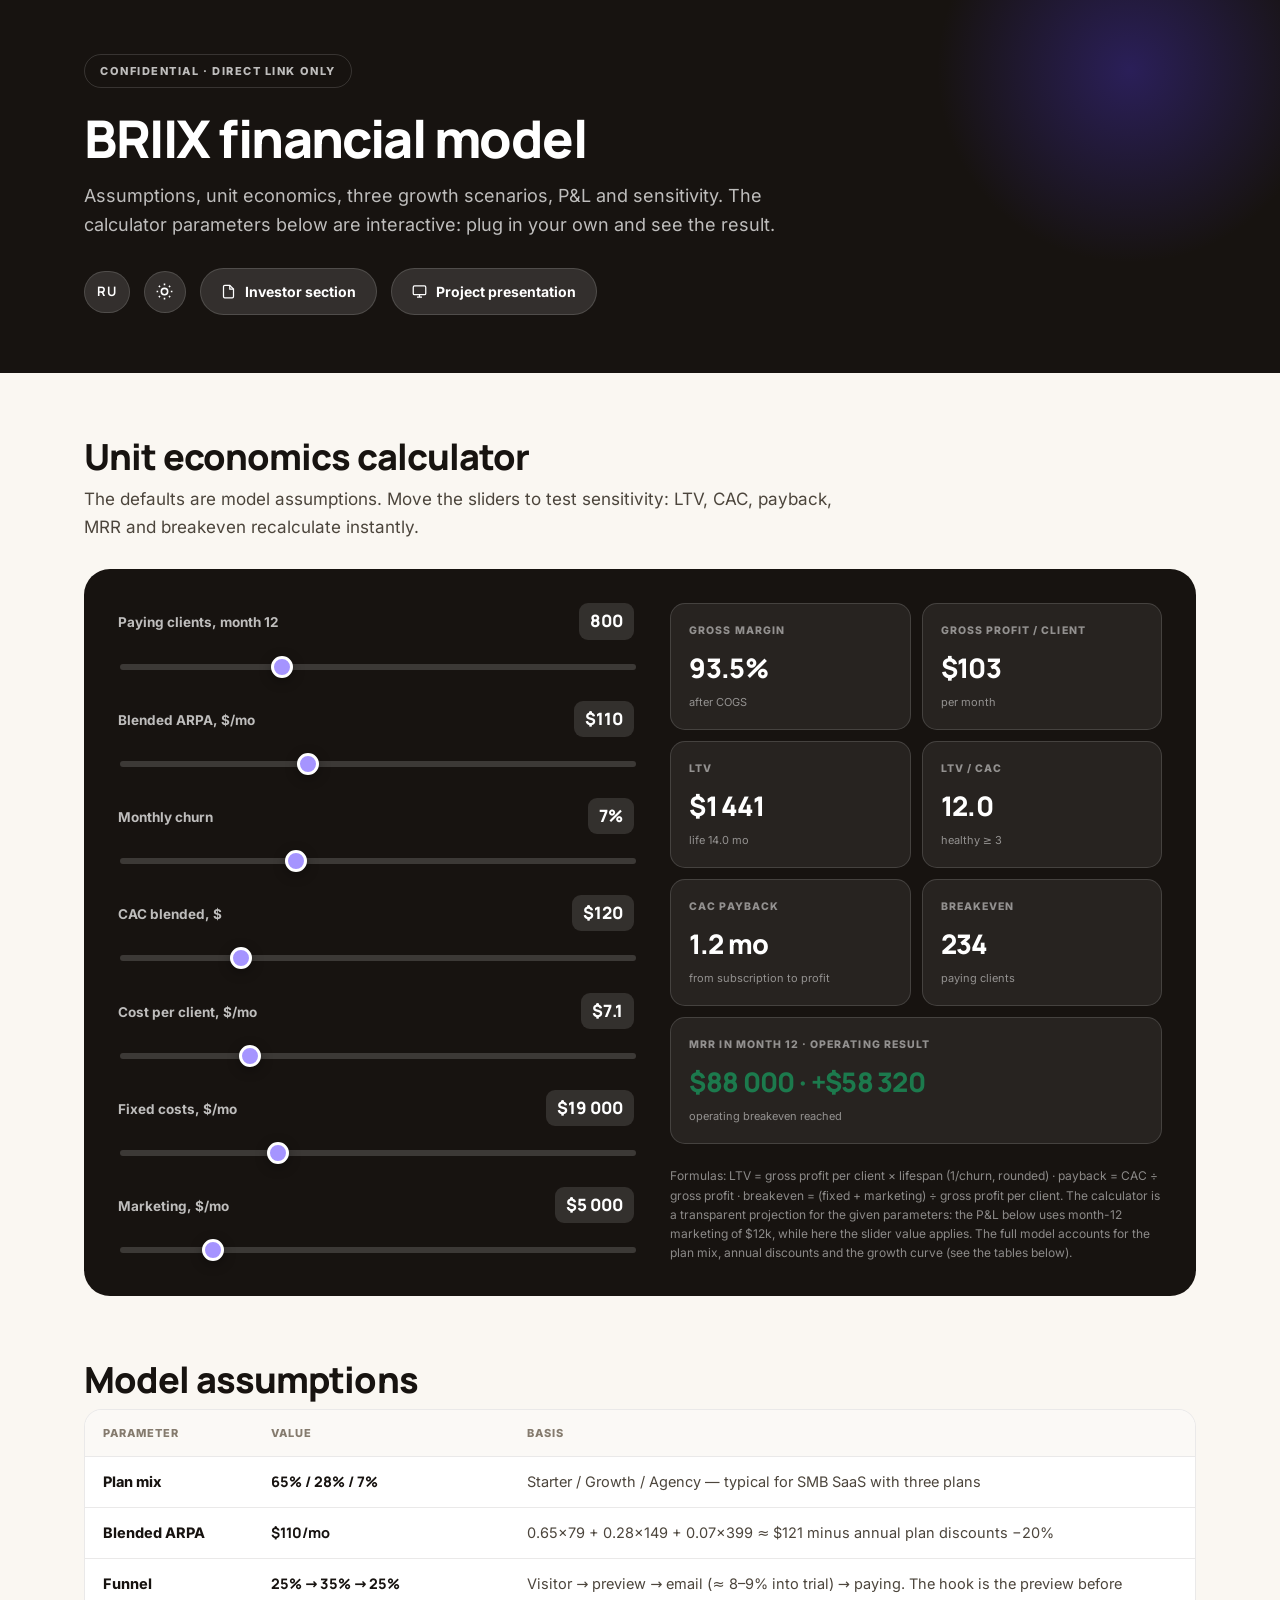
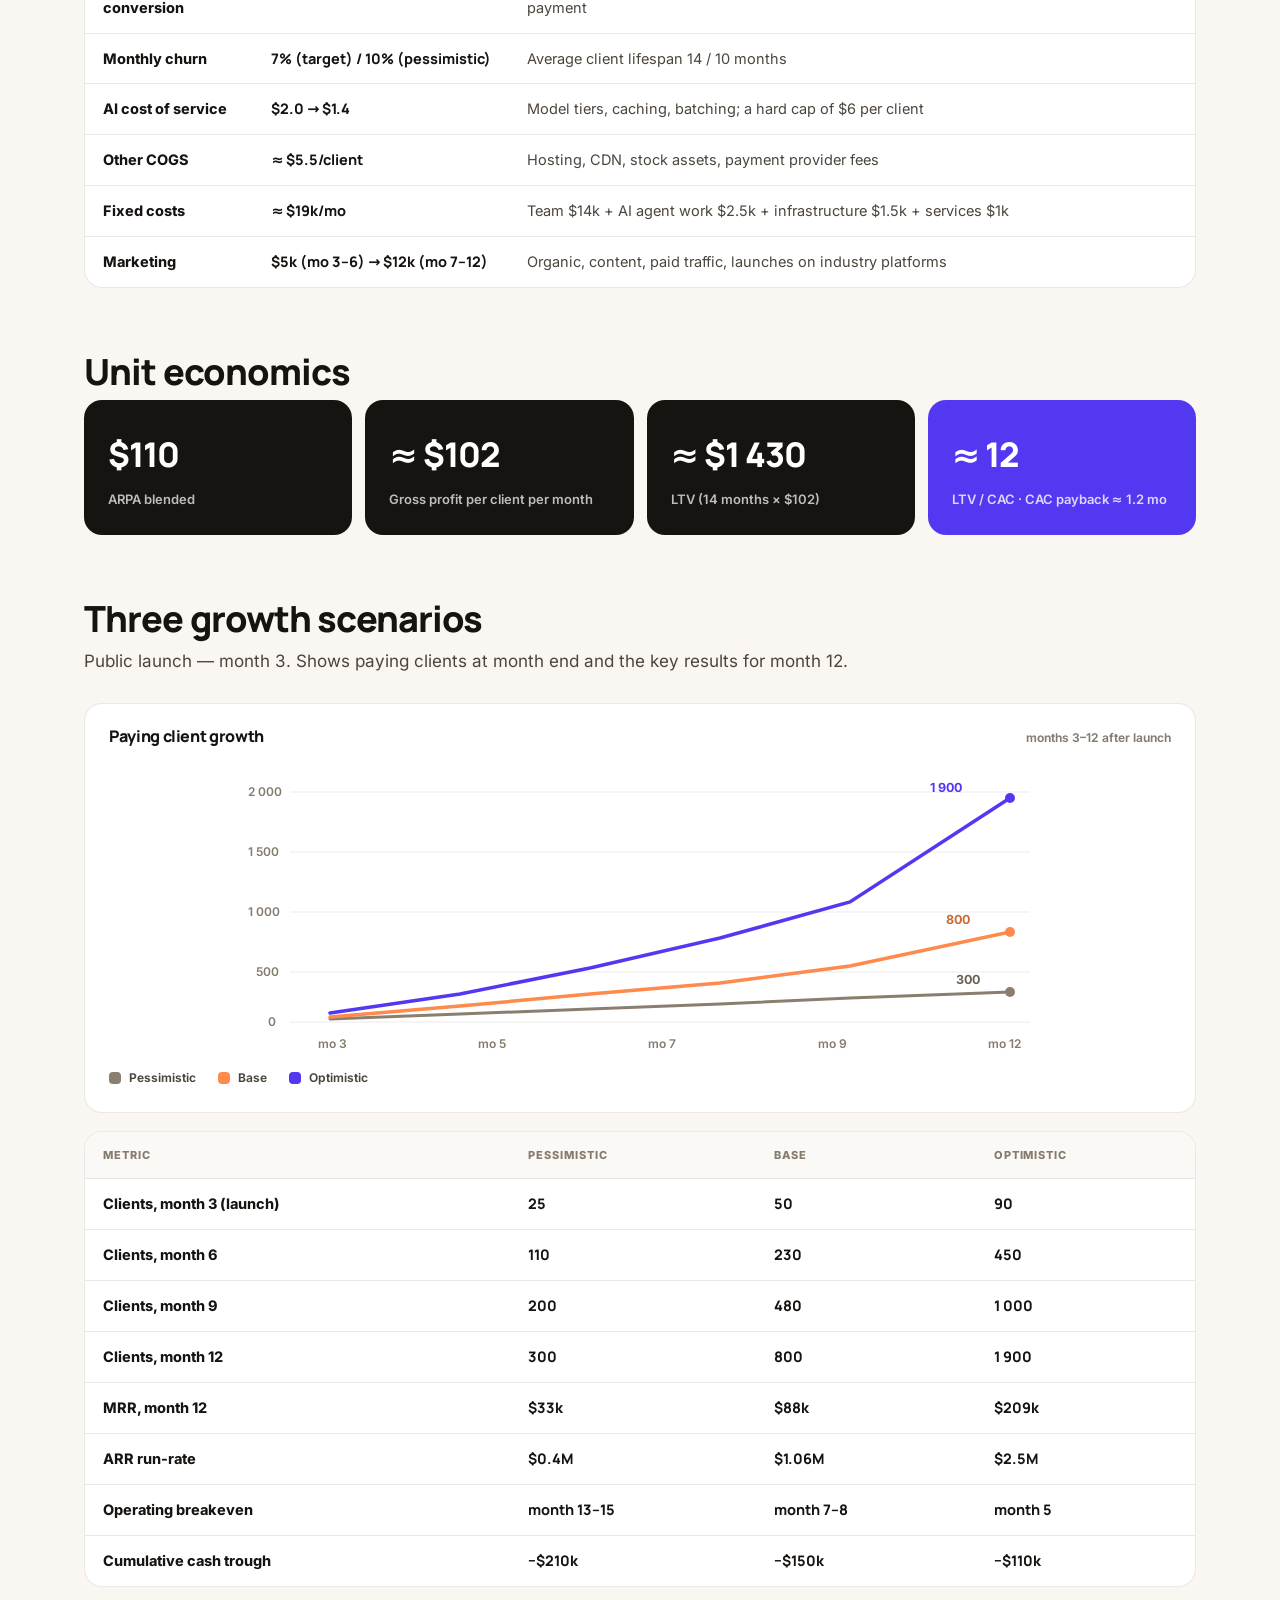
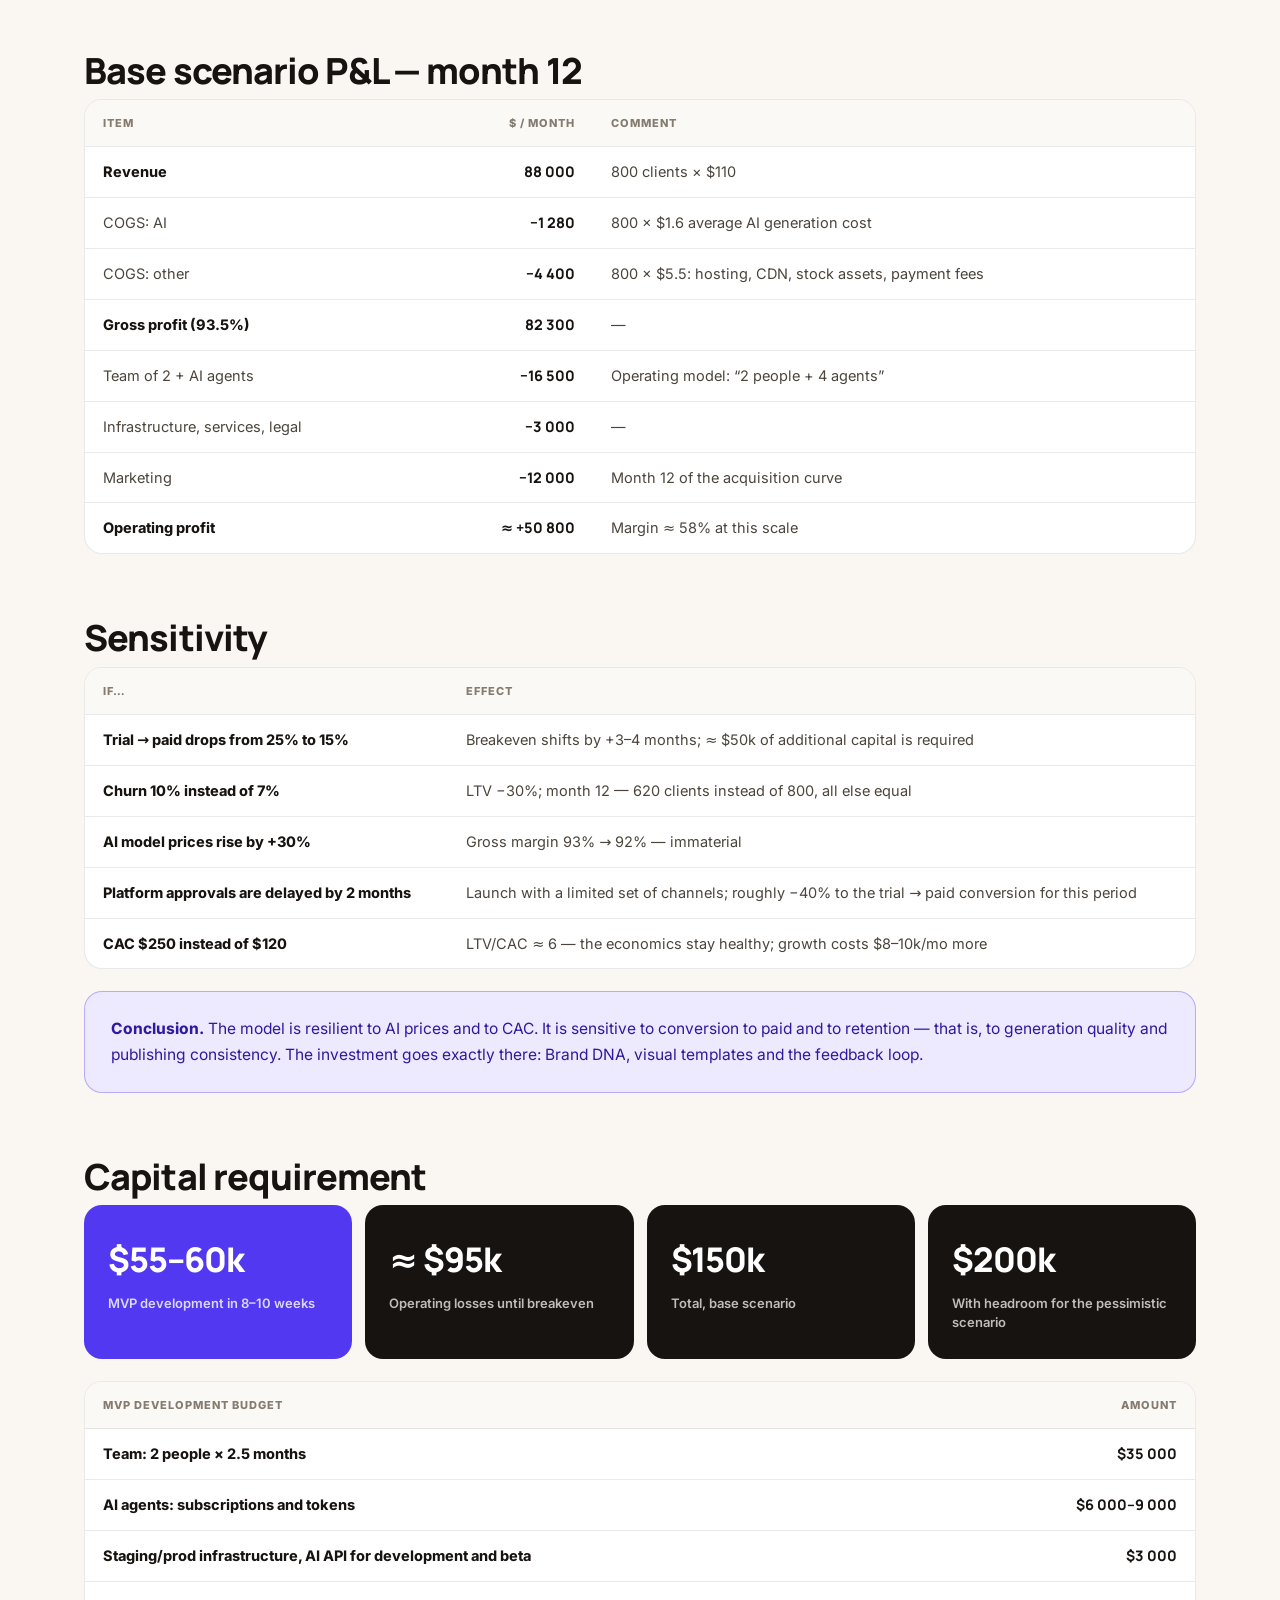
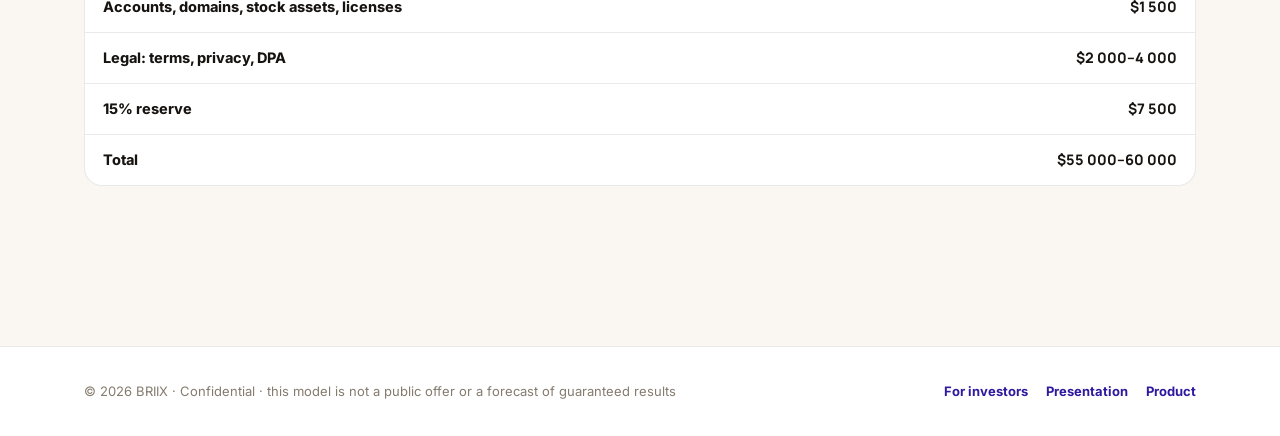
<file: en/fin-model/index.html>
<!DOCTYPE html>
<html lang="en">
<head>
<link rel="alternate" hreflang="ru" href="https://rucorp.github.io/briix/fin-model/">
<link rel="alternate" hreflang="en" href="https://rucorp.github.io/briix/en/fin-model/">
<link rel="alternate" hreflang="x-default" href="https://rucorp.github.io/briix/fin-model/">
<meta charset="UTF-8">
<meta name="viewport" content="width=device-width, initial-scale=1.0">
<title>BRIIX — financial model</title>
<meta name="description" content="BRIIX financial model: assumptions, unit economics, growth scenarios, P&L, sensitivity and an interactive calculator.">
<meta name="robots" content="noindex, nofollow">
<meta name="color-scheme" content="light dark">
<meta name="theme-color" content="#faf7f2" media="(prefers-color-scheme: light)">
<meta name="theme-color" content="#0f0c09" media="(prefers-color-scheme: dark)">
<script>
  /* No flash: the theme is set before CSS loads */
  (function () {
    try {
      var t = localStorage.getItem('briix-theme');
      if (t !== 'light' && t !== 'dark') {
        t = window.matchMedia && window.matchMedia('(prefers-color-scheme: dark)').matches ? 'dark' : 'light';
      }
      document.documentElement.dataset.theme = t;
    } catch (e) {}
  })();
</script>
<link rel="icon" href="../../assets/img/favicon.svg" type="image/svg+xml">
<link rel="preload" href="../../assets/fonts/inter-latin-wght-normal.woff2" as="font" type="font/woff2" crossorigin>
<link rel="preload" href="../../assets/fonts/manrope-latin-wght-normal.woff2" as="font" type="font/woff2" crossorigin>
<link rel="stylesheet" href="../../assets/css/main.css">
</head>
<body class="doc-body">

<header class="doc-header">
  <div class="container">
    <div class="conf-badge">Confidential · direct link only</div>
    <h1>BRIIX financial model</h1>
    <p class="sub">Assumptions, unit economics, three growth scenarios, P&L and sensitivity. The calculator parameters below are interactive: plug in your own and see the result.</p>
    <div class="row">
      <a class="lang-toggle on-dark" href="../../fin-model/index.html" hreflang="ru" lang="ru" title="Russian" aria-label="Switch language" onclick="try{localStorage.setItem('briix-lang','ru')}catch(e){}">RU</a>
      <button class="theme-toggle on-dark" type="button" aria-label="Toggle theme" title="Toggle theme">
        <svg class="icon-sun" viewBox="0 0 24 24" fill="none" stroke="currentColor" stroke-width="2" aria-hidden="true"><circle cx="12" cy="12" r="4"/><path d="M12 2v2M12 20v2M4.9 4.9l1.4 1.4M17.7 17.7l1.4 1.4M2 12h2M20 12h2M4.9 19.1l1.4-1.4M17.7 6.3l1.4-1.4"/></svg>
        <svg class="icon-moon" viewBox="0 0 24 24" fill="none" stroke="currentColor" stroke-width="2" aria-hidden="true"><path d="M21 12.8A9 9 0 1 1 11.2 3a7 7 0 0 0 9.8 9.8z"/></svg>
      </button>
      <a class="link-chip" href="../investors/">
        <svg viewBox="0 0 24 24" fill="none" stroke="currentColor" stroke-width="2"><path d="M14 2H6a2 2 0 0 0-2 2v16a2 2 0 0 0 2 2h12a2 2 0 0 0 2-2V8z"/><path d="M14 2v6h6"/></svg>
        Investor section
      </a>
      <a class="link-chip" href="../presentation.html">
        <svg viewBox="0 0 24 24" fill="none" stroke="currentColor" stroke-width="2"><rect x="2" y="3" width="20" height="14" rx="2"/><path d="M8 21h8M12 17v4"/></svg>
        Project presentation
      </a>
    </div>
  </div>
</header>

<main class="doc-main">
  <div class="container">

    <!-- Calculator -->
    <section class="doc-section" id="calculator">
      <h2>Unit economics calculator</h2>
      <p class="lead">The defaults are model assumptions. Move the sliders to test sensitivity: LTV, CAC, payback, MRR and breakeven recalculate instantly.</p>
      <div class="calc-shell">
        <div class="calc-grid">
          <div class="calc-controls">
            <div class="ctrl">
              <label>Paying clients, month 12 <span class="val" id="v-clients">800</span></label>
              <input type="range" id="s-clients" min="50" max="2500" step="10" value="800">
            </div>
            <div class="ctrl">
              <label>Blended ARPA, $/mo <span class="val" id="v-arpa">$110</span></label>
              <input type="range" id="s-arpa" min="60" max="200" step="5" value="110">
            </div>
            <div class="ctrl">
              <label>Monthly churn <span class="val" id="v-churn">7%</span></label>
              <input type="range" id="s-churn" min="3" max="15" step="0.5" value="7">
            </div>
            <div class="ctrl">
              <label>CAC blended, $ <span class="val" id="v-cac">$120</span></label>
              <input type="range" id="s-cac" min="40" max="400" step="10" value="120">
            </div>
            <div class="ctrl">
              <label>Cost per client, $/mo <span class="val" id="v-cogs">$7.1</span></label>
              <input type="range" id="s-cogs" min="3" max="20" step="0.1" value="7.1">
            </div>
            <div class="ctrl">
              <label>Fixed costs, $/mo <span class="val" id="v-fixed">$19 000</span></label>
              <input type="range" id="s-fixed" min="8000" max="45000" step="1000" value="19000">
            </div>
            <div class="ctrl">
              <label>Marketing, $/mo <span class="val" id="v-mkt">$5 000</span></label>
              <input type="range" id="s-mkt" min="0" max="30000" step="500" value="5000">
            </div>
          </div>

          <div>
            <div class="calc-results">
              <div class="calc-cell"><div class="k">Gross margin</div><div class="v" id="r-margin">93.5%</div><div class="h">after COGS</div></div>
              <div class="calc-cell"><div class="k">Gross profit / client</div><div class="v" id="r-gpc">$103</div><div class="h">per month</div></div>
              <div class="calc-cell"><div class="k">LTV</div><div class="v" id="r-ltv">$1 441</div><div class="h" id="r-lifespan">life 14 mo</div></div>
              <div class="calc-cell"><div class="k">LTV / CAC</div><div class="v" id="r-ltvcac">12.0</div><div class="h">healthy ≥ 3</div></div>
              <div class="calc-cell"><div class="k">CAC payback</div><div class="v" id="r-payback">1.2 mo</div><div class="h">from subscription to profit</div></div>
              <div class="calc-cell"><div class="k">Breakeven</div><div class="v" id="r-breakeven">233</div><div class="h">paying clients</div></div>
              <div class="calc-cell good wide"><div class="k">MRR in month 12 · operating result</div><div class="v" id="r-mrr">$88 000 · +$58 000</div><div class="h" id="r-note">operating breakeven reached</div></div>
            </div>
            <div class="calc-foot">
              Formulas: LTV = gross profit per client × lifespan (1/churn, rounded) · payback = CAC ÷ gross profit · breakeven = (fixed + marketing) ÷ gross profit per client.
              The calculator is a transparent projection for the given parameters: the P&L below uses month-12 marketing of $12k, while here the slider value applies. The full model accounts for the plan mix, annual discounts and the growth curve (see the tables below).
            </div>
          </div>
        </div>
      </div>
    </section>

    <!-- Assumptions -->
    <section class="doc-section" id="assumptions">
      <h2>Model assumptions</h2>
      <div class="table-wrap">
        <table class="doc-table">
          <thead><tr><th>Parameter</th><th>Value</th><th>Basis</th></tr></thead>
          <tbody>
            <tr><td class="hl">Plan mix</td><td class="num">65% / 28% / 7%</td><td>Starter / Growth / Agency — typical for SMB SaaS with three plans</td></tr>
            <tr><td class="hl">Blended ARPA</td><td class="num">$110/mo</td><td>0.65×79 + 0.28×149 + 0.07×399 ≈ $121 minus annual plan discounts −20%</td></tr>
            <tr><td class="hl">Funnel conversion</td><td class="num">25% → 35% → 25%</td><td>Visitor → preview → email (≈ 8–9% into trial) → paying. The hook is the preview before payment</td></tr>
            <tr><td class="hl">Monthly churn</td><td class="num">7% (target) / 10% (pessimistic)</td><td>Average client lifespan 14 / 10 months</td></tr>
            <tr><td class="hl">AI cost of service</td><td class="num">$2.0 → $1.4</td><td>Model tiers, caching, batching; a hard cap of $6 per client</td></tr>
            <tr><td class="hl">Other COGS</td><td class="num">≈ $5.5/client</td><td>Hosting, CDN, stock assets, payment provider fees</td></tr>
            <tr><td class="hl">Fixed costs</td><td class="num">≈ $19k/mo</td><td>Team $14k + AI agent work $2.5k + infrastructure $1.5k + services $1k</td></tr>
            <tr><td class="hl">Marketing</td><td class="num">$5k (mo 3–6) → $12k (mo 7–12)</td><td>Organic, content, paid traffic, launches on industry platforms</td></tr>
          </tbody>
        </table>
      </div>
    </section>

    <!-- Unit economics -->
    <section class="doc-section" id="unit">
      <h2>Unit economics</h2>
      <div class="stat-band">
        <div class="stat-cell"><div class="v">$110</div><div class="l">ARPA blended</div></div>
        <div class="stat-cell"><div class="v">≈ $102</div><div class="l">Gross profit per client per month</div></div>
        <div class="stat-cell"><div class="v">≈ $1 430</div><div class="l">LTV (14 months × $102)</div></div>
        <div class="stat-cell accent"><div class="v">≈ 12</div><div class="l">LTV / CAC · CAC payback ≈ 1.2 mo</div></div>
      </div>
    </section>

    <!-- Scenarios -->
    <section class="doc-section" id="scenarios">
      <h2>Three growth scenarios</h2>
      <p class="lead">Public launch — month 3. Shows paying clients at month end and the key results for month 12.</p>

      <div class="spark-wrap" style="margin-bottom:18px">
        <div class="t"><h3>Paying client growth</h3><span>months 3–12 after launch</span></div>
        <svg viewBox="0 0 820 300" width="100%" height="300" role="img" aria-label="Client growth chart across three scenarios">
          <!-- grid -->
          <g stroke="rgba(23,19,16,0.08)" stroke-width="1">
            <line x1="60" y1="30" x2="800" y2="30"/>
            <line x1="60" y1="90" x2="800" y2="90"/>
            <line x1="60" y1="150" x2="800" y2="150"/>
            <line x1="60" y1="210" x2="800" y2="210"/>
            <line x1="60" y1="260" x2="800" y2="260"/>
          </g>
          <g fill="#857b6e" font-size="12" font-family="Inter Variable, sans-serif" font-weight="600">
            <text x="18" y="34">2 000</text>
            <text x="18" y="94">1 500</text>
            <text x="18" y="154">1 000</text>
            <text x="26" y="214">500</text>
            <text x="38" y="264">0</text>
            <text x="88" y="286">mo 3</text>
            <text x="248" y="286">mo 5</text>
            <text x="418" y="286">mo 7</text>
            <text x="588" y="286">mo 9</text>
            <text x="758" y="286">mo 12</text>
          </g>
          <!-- pessimistic: 25, 60, 110, 150, 200, 240, 300 -->
          <polyline fill="none" stroke="#8a7f6f" stroke-width="3" stroke-linecap="round"
            points="100,257 230,252 360,247 490,242 620,236 780,230"/>
          <!-- base: 50, 130, 230, 330, 480, 620, 800 -->
          <polyline fill="none" stroke="#FF8A4C" stroke-width="3.5" stroke-linecap="round"
            points="100,255 230,244 360,232 490,221 620,204 780,170"/>
          <!-- optimistic: 90, 240, 450, 700, 1000, 1450, 1900 -->
          <polyline fill="none" stroke="#5338F2" stroke-width="3.5" stroke-linecap="round"
            points="100,251 230,232 360,206 490,176 620,140 780,36"/>
          <!-- labels -->
          <g font-family="Inter Variable, sans-serif" font-size="12.5" font-weight="700">
            <circle cx="780" cy="230" r="5" fill="#8a7f6f"/><text x="726" y="222" fill="#6b6153">300</text>
            <circle cx="780" cy="170" r="5" fill="#FF8A4C"/><text x="716" y="162" fill="#c96a35">800</text>
            <circle cx="780" cy="36" r="5" fill="#5338F2"/><text x="700" y="30" fill="#5338F2">1 900</text>
          </g>
        </svg>
        <div class="s-legend" style="margin-top:6px">
          <span style="color:var(--ink-2)"><i style="background:#8a7f6f"></i>Pessimistic</span>
          <span style="color:var(--ink-2)"><i style="background:#FF8A4C"></i>Base</span>
          <span style="color:var(--ink-2)"><i style="background:#5338F2"></i>Optimistic</span>
        </div>
      </div>

      <div class="table-wrap">
        <table class="doc-table">
          <thead><tr><th>Metric</th><th>Pessimistic</th><th>Base</th><th>Optimistic</th></tr></thead>
          <tbody>
            <tr><td class="hl">Clients, month 3 (launch)</td><td class="num">25</td><td class="num">50</td><td class="num">90</td></tr>
            <tr><td class="hl">Clients, month 6</td><td class="num">110</td><td class="num">230</td><td class="num">450</td></tr>
            <tr><td class="hl">Clients, month 9</td><td class="num">200</td><td class="num">480</td><td class="num">1 000</td></tr>
            <tr><td class="hl">Clients, month 12</td><td class="num">300</td><td class="num hl">800</td><td class="num">1 900</td></tr>
            <tr><td class="hl">MRR, month 12</td><td class="num">$33k</td><td class="num hl">$88k</td><td class="num">$209k</td></tr>
            <tr><td class="hl">ARR run-rate</td><td class="num">$0.4M</td><td class="num hl">$1.06M</td><td class="num">$2.5M</td></tr>
            <tr><td class="hl">Operating breakeven</td><td class="num">month 13–15</td><td class="num hl">month 7–8</td><td class="num">month 5</td></tr>
            <tr><td class="hl">Cumulative cash trough</td><td class="num">−$210k</td><td class="num hl">−$150k</td><td class="num">−$110k</td></tr>
          </tbody>
        </table>
      </div>
    </section>

    <!-- P&L -->
    <section class="doc-section" id="pnl">
      <h2>Base scenario P&L — month 12</h2>
      <div class="table-wrap">
        <table class="doc-table">
          <thead><tr><th>Item</th><th style="text-align:right">$ / month</th><th>Comment</th></tr></thead>
          <tbody>
            <tr><td class="hl">Revenue</td><td class="num" style="text-align:right">88 000</td><td>800 clients × $110</td></tr>
            <tr><td>COGS: AI</td><td class="num" style="text-align:right">−1 280</td><td>800 × $1.6 average AI generation cost</td></tr>
            <tr><td>COGS: other</td><td class="num" style="text-align:right">−4 400</td><td>800 × $5.5: hosting, CDN, stock assets, payment fees</td></tr>
            <tr><td class="hl">Gross profit (93.5%)</td><td class="num hl" style="text-align:right">82 300</td><td>—</td></tr>
            <tr><td>Team of 2 + AI agents</td><td class="num" style="text-align:right">−16 500</td><td>Operating model: “2 people + 4 agents”</td></tr>
            <tr><td>Infrastructure, services, legal</td><td class="num" style="text-align:right">−3 000</td><td>—</td></tr>
            <tr><td>Marketing</td><td class="num" style="text-align:right">−12 000</td><td>Month 12 of the acquisition curve</td></tr>
            <tr><td class="hl">Operating profit</td><td class="num hl" style="text-align:right">≈ +50 800</td><td>Margin ≈ 58% at this scale</td></tr>
          </tbody>
        </table>
      </div>
    </section>

    <!-- Sensitivity -->
    <section class="doc-section" id="sensitivity">
      <h2>Sensitivity</h2>
      <div class="table-wrap">
        <table class="doc-table">
          <thead><tr><th>If…</th><th>Effect</th></tr></thead>
          <tbody>
            <tr><td class="hl">Trial → paid drops from 25% to 15%</td><td>Breakeven shifts by +3–4 months; ≈ $50k of additional capital is required</td></tr>
            <tr><td class="hl">Churn 10% instead of 7%</td><td>LTV −30%; month 12 — 620 clients instead of 800, all else equal</td></tr>
            <tr><td class="hl">AI model prices rise by +30%</td><td>Gross margin 93% → 92% — immaterial</td></tr>
            <tr><td class="hl">Platform approvals are delayed by 2 months</td><td>Launch with a limited set of channels; roughly −40% to the trial → paid conversion for this period</td></tr>
            <tr><td class="hl">CAC $250 instead of $120</td><td>LTV/CAC ≈ 6 — the economics stay healthy; growth costs $8–10k/mo more</td></tr>
          </tbody>
        </table>
      </div>
      <div class="callout" style="margin-top:22px">
        <b>Conclusion.</b> The model is resilient to AI prices and to CAC. It is sensitive to conversion to paid and to retention — that is, to generation quality and publishing consistency. The investment goes exactly there: Brand DNA, visual templates and the feedback loop.
      </div>
    </section>

    <!-- Capital -->
    <section class="doc-section" id="capital">
      <h2>Capital requirement</h2>
      <div class="stat-band" style="margin-bottom:22px">
        <div class="stat-cell accent"><div class="v">$55–60k</div><div class="l">MVP development in 8–10 weeks</div></div>
        <div class="stat-cell"><div class="v">≈ $95k</div><div class="l">Operating losses until breakeven</div></div>
        <div class="stat-cell"><div class="v">$150k</div><div class="l">Total, base scenario</div></div>
        <div class="stat-cell"><div class="v">$200k</div><div class="l">With headroom for the pessimistic scenario</div></div>
      </div>
      <div class="table-wrap">
        <table class="doc-table">
          <thead><tr><th>MVP development budget</th><th style="text-align:right">Amount</th></tr></thead>
          <tbody>
            <tr><td class="hl">Team: 2 people × 2.5 months</td><td class="num" style="text-align:right">$35 000</td></tr>
            <tr><td class="hl">AI agents: subscriptions and tokens</td><td class="num" style="text-align:right">$6 000–9 000</td></tr>
            <tr><td class="hl">Staging/prod infrastructure, AI API for development and beta</td><td class="num" style="text-align:right">$3 000</td></tr>
            <tr><td class="hl">Accounts, domains, stock assets, licenses</td><td class="num" style="text-align:right">$1 500</td></tr>
            <tr><td class="hl">Legal: terms, privacy, DPA</td><td class="num" style="text-align:right">$2 000–4 000</td></tr>
            <tr><td class="hl">15% reserve</td><td class="num" style="text-align:right">$7 500</td></tr>
            <tr><td class="hl">Total</td><td class="num hl" style="text-align:right">$55 000–60 000</td></tr>
          </tbody>
        </table>
      </div>
    </section>

  </div>
</main>

<footer class="doc-footer">
  <div class="container row">
    <div>© 2026 BRIIX · Confidential · this model is not a public offer or a forecast of guaranteed results</div>
    <div style="display:flex;gap:18px;flex-wrap:wrap">
      <a href="../investors/">For investors</a>
      <a href="../presentation.html">Presentation</a>
      <a href="../index.html">Product</a>
    </div>
  </div>
</footer>

<script src="../../assets/js/theme.js"></script>
<script src="../../assets/i18n/en.js"></script>
<script src="../../assets/js/finmodel.js"></script>
</body>
</html>
</file>
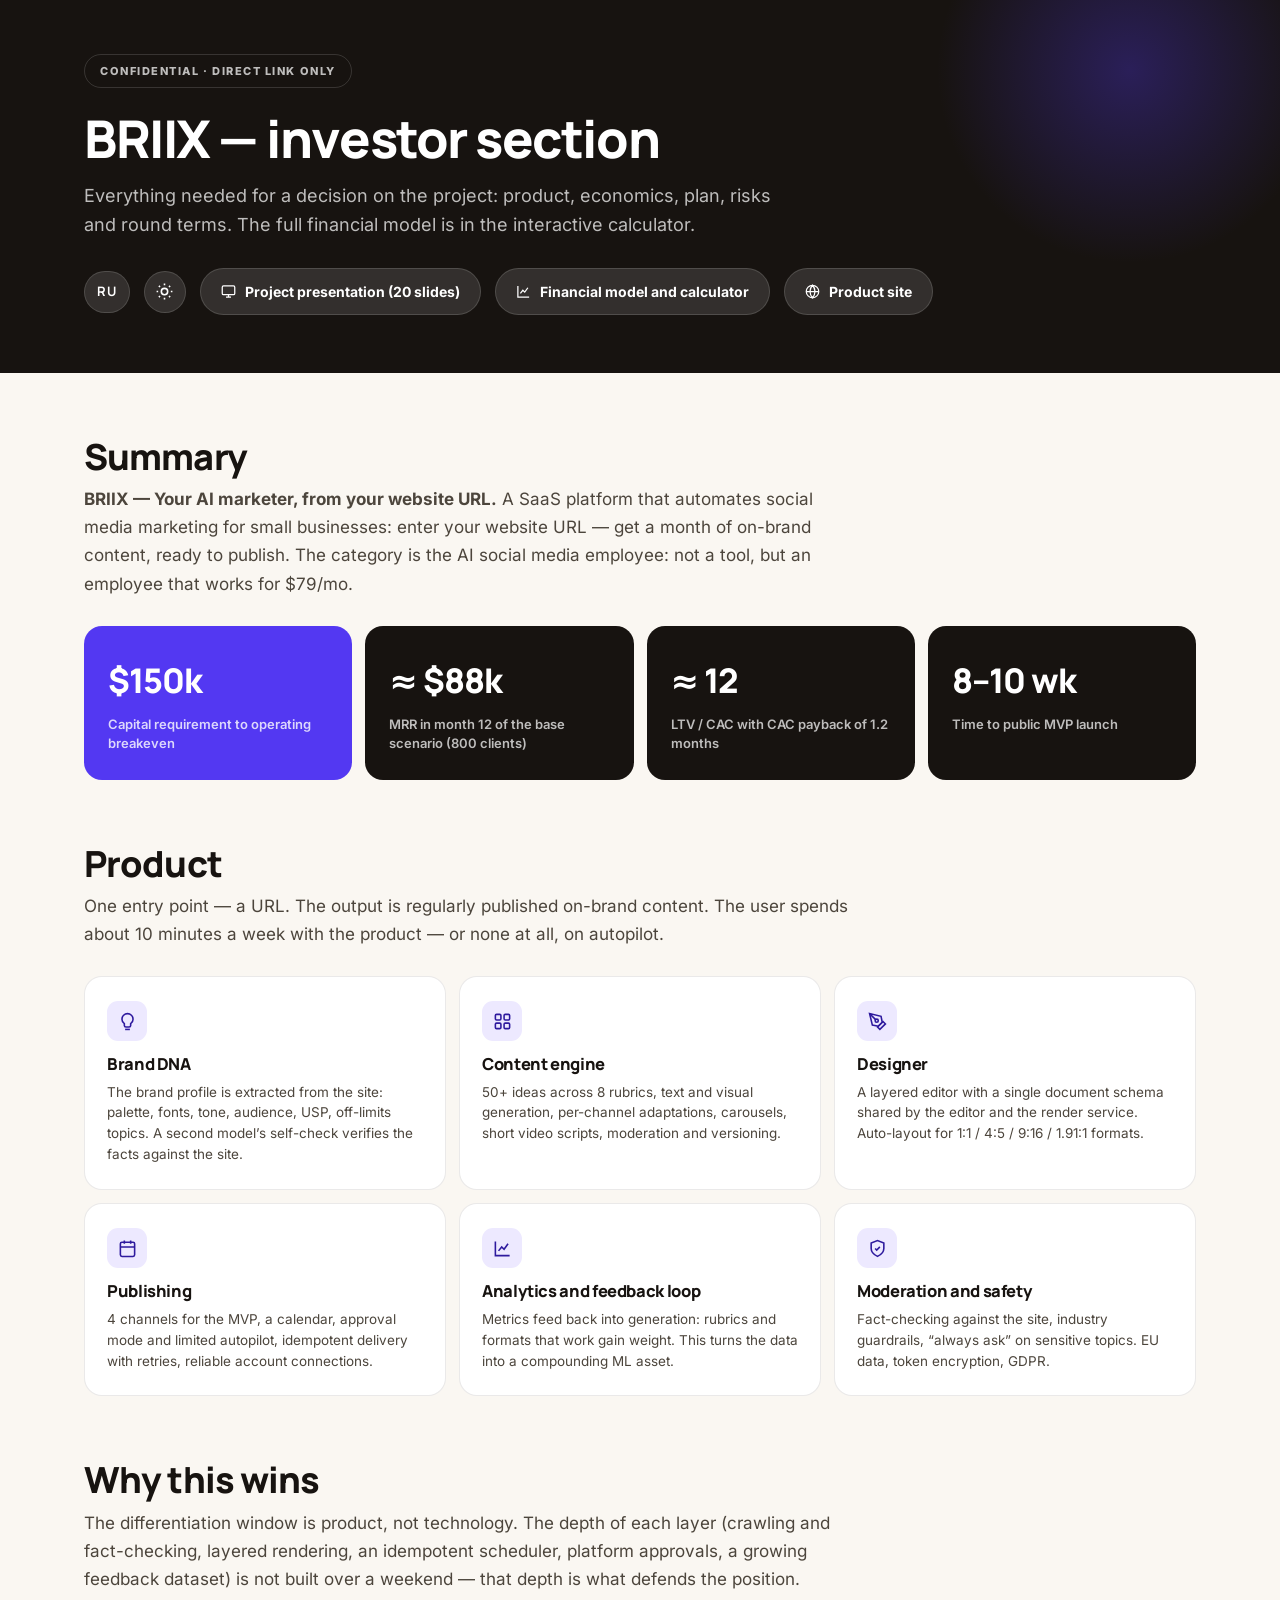
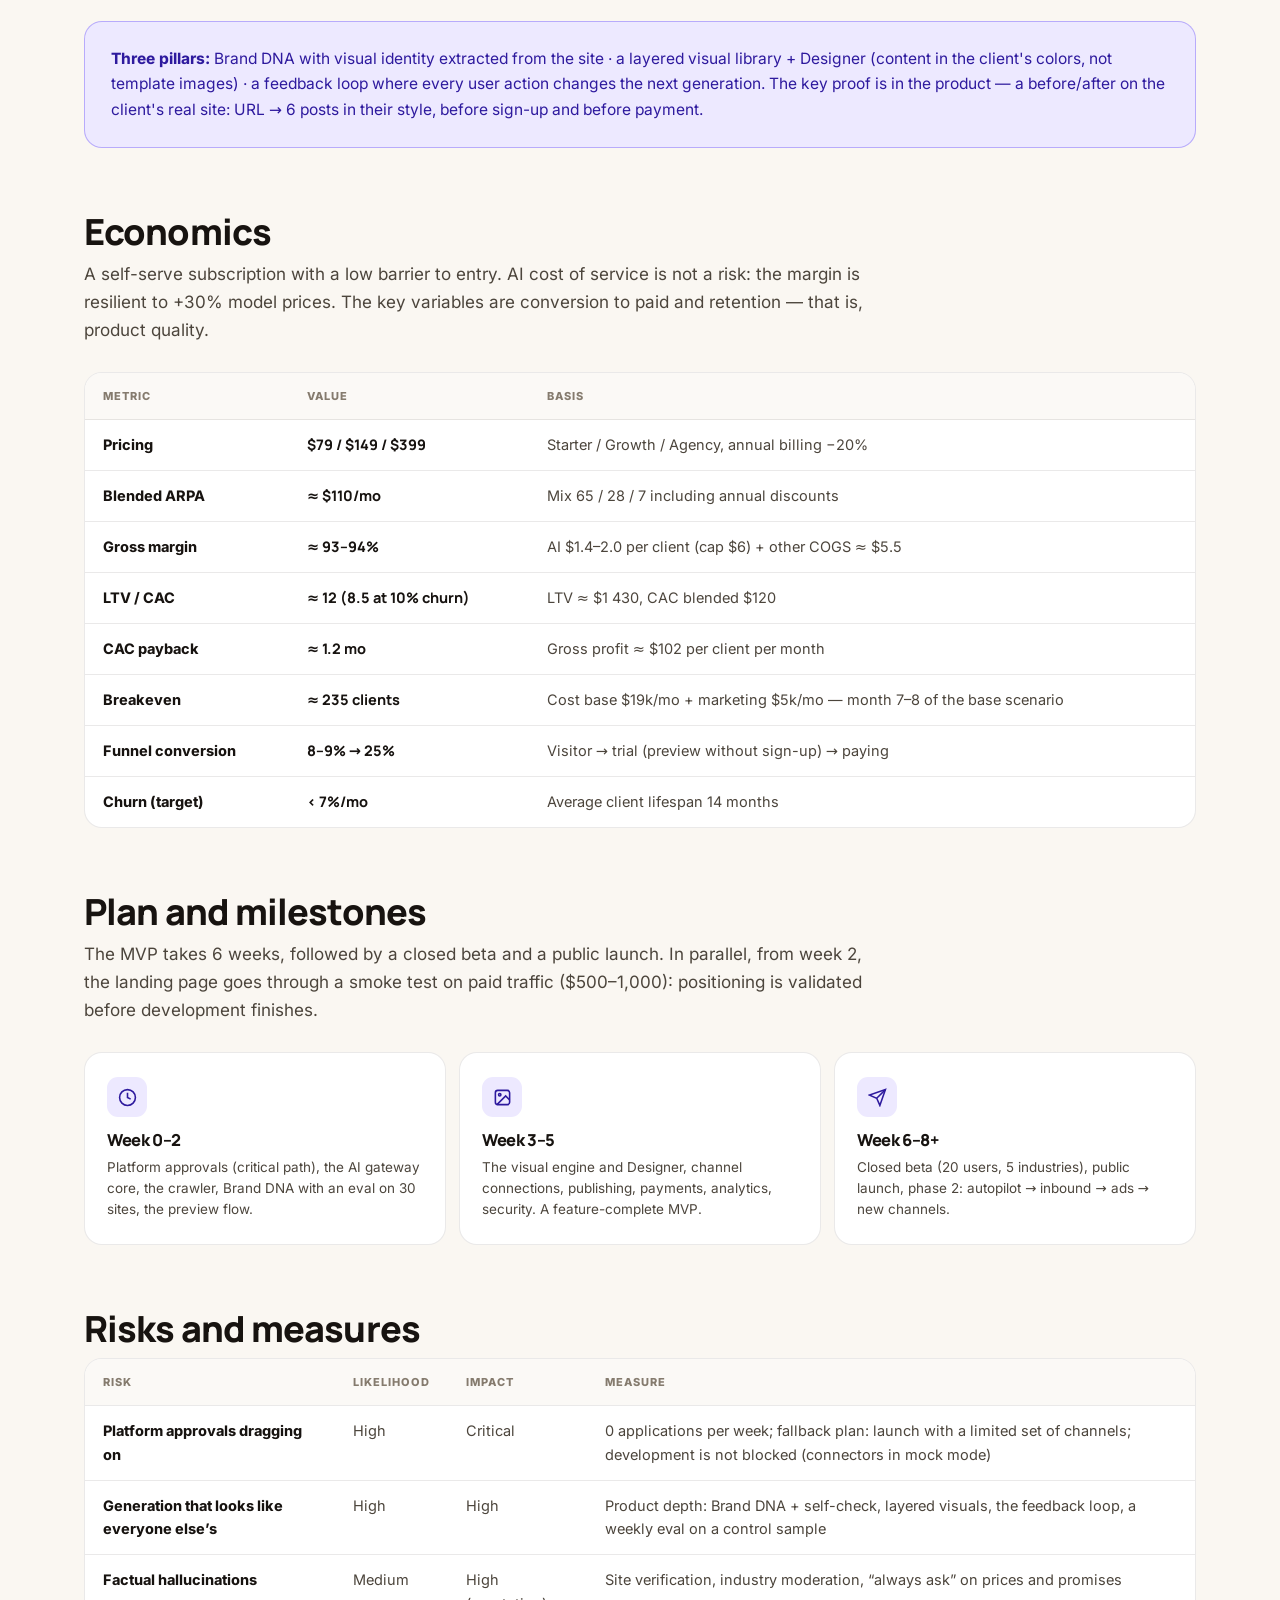
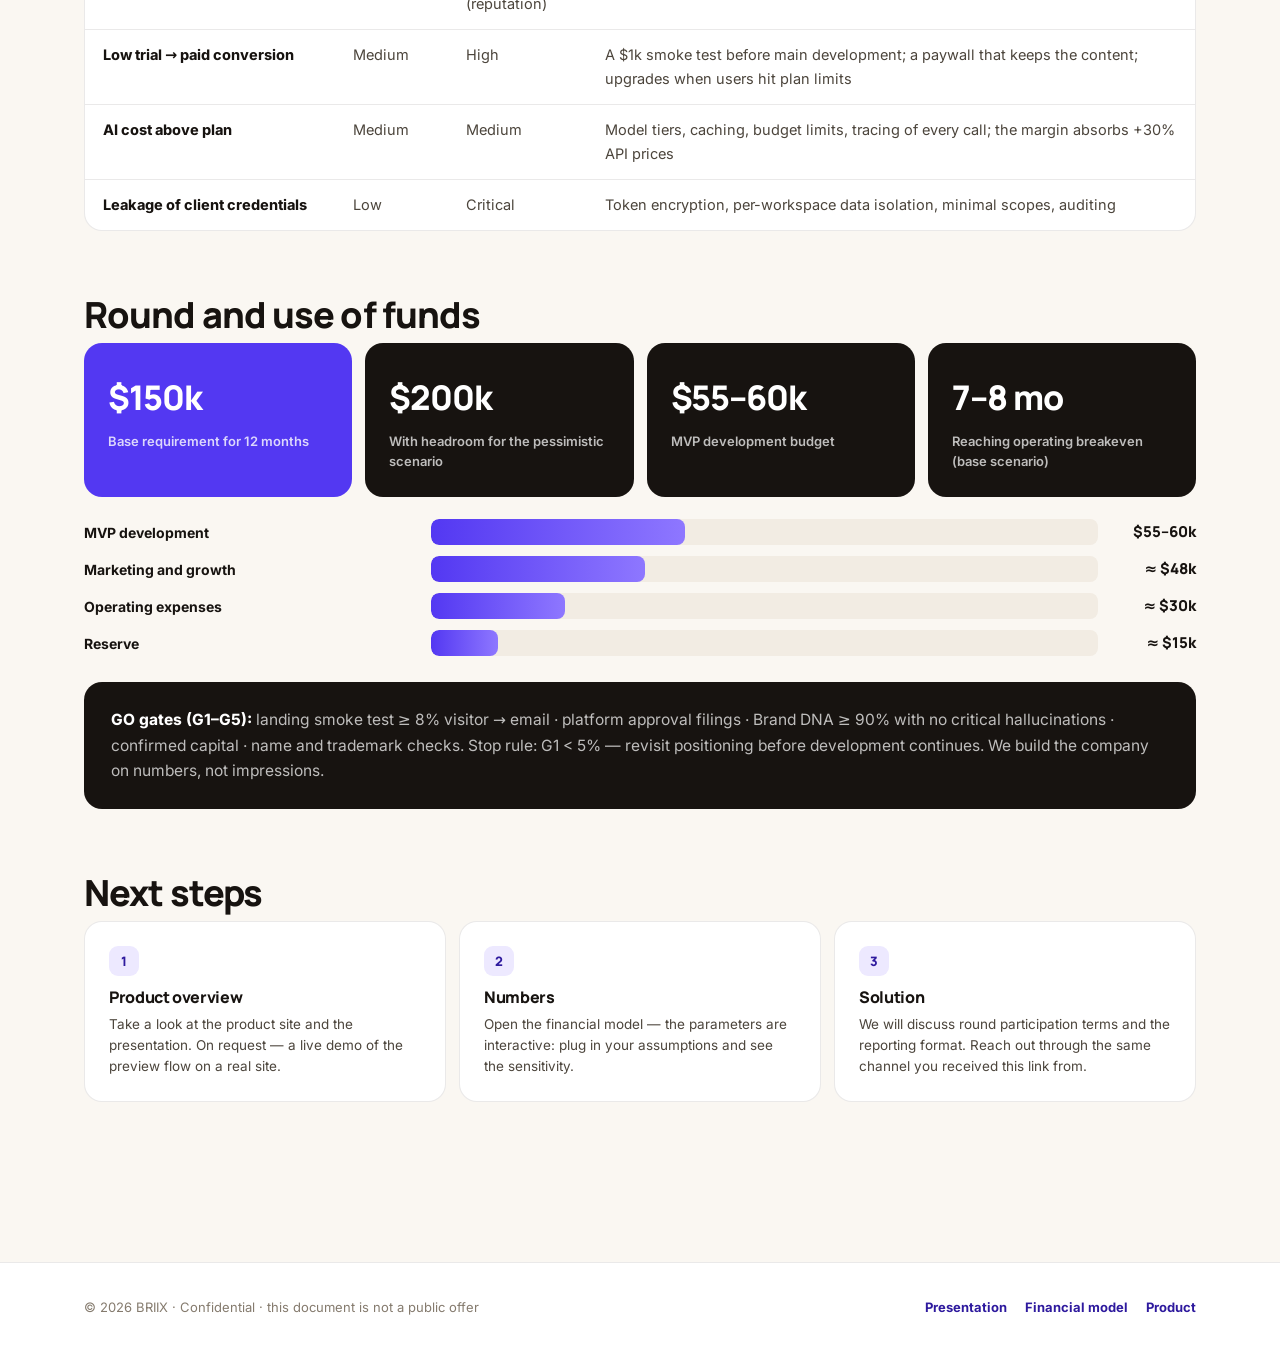
<file: en/investors/index.html>
<!DOCTYPE html>
<html lang="en">
<head>
<link rel="alternate" hreflang="ru" href="https://rucorp.github.io/briix/investors/">
<link rel="alternate" hreflang="en" href="https://rucorp.github.io/briix/en/investors/">
<link rel="alternate" hreflang="x-default" href="https://rucorp.github.io/briix/investors/">
<meta charset="UTF-8">
<meta name="viewport" content="width=device-width, initial-scale=1.0">
<title>BRIIX — investor section</title>
<meta name="description" content="BRIIX investor section: summary, economics, plan, risks and round terms.">
<meta name="robots" content="noindex, nofollow">
<meta name="color-scheme" content="light dark">
<meta name="theme-color" content="#faf7f2" media="(prefers-color-scheme: light)">
<meta name="theme-color" content="#0f0c09" media="(prefers-color-scheme: dark)">
<script>
  /* No flash: the theme is set before CSS loads */
  (function () {
    try {
      var t = localStorage.getItem('briix-theme');
      if (t !== 'light' && t !== 'dark') {
        t = window.matchMedia && window.matchMedia('(prefers-color-scheme: dark)').matches ? 'dark' : 'light';
      }
      document.documentElement.dataset.theme = t;
    } catch (e) {}
  })();
</script>
<link rel="icon" href="../../assets/img/favicon.svg" type="image/svg+xml">
<link rel="preload" href="../../assets/fonts/inter-latin-wght-normal.woff2" as="font" type="font/woff2" crossorigin>
<link rel="preload" href="../../assets/fonts/manrope-latin-wght-normal.woff2" as="font" type="font/woff2" crossorigin>
<link rel="stylesheet" href="../../assets/css/main.css">
</head>
<body class="doc-body">

<header class="doc-header">
  <div class="container">
    <div class="conf-badge">Confidential · direct link only</div>
    <h1>BRIIX — investor section</h1>
    <p class="sub">Everything needed for a decision on the project: product, economics, plan, risks and round terms. The full financial model is in the interactive calculator.</p>
    <div class="row">
      <a class="lang-toggle on-dark" href="../../investors/index.html" hreflang="ru" lang="ru" title="Russian" aria-label="Switch language" onclick="try{localStorage.setItem('briix-lang','ru')}catch(e){}">RU</a>
      <button class="theme-toggle on-dark" type="button" aria-label="Toggle theme" title="Toggle theme">
        <svg class="icon-sun" viewBox="0 0 24 24" fill="none" stroke="currentColor" stroke-width="2" aria-hidden="true"><circle cx="12" cy="12" r="4"/><path d="M12 2v2M12 20v2M4.9 4.9l1.4 1.4M17.7 17.7l1.4 1.4M2 12h2M20 12h2M4.9 19.1l1.4-1.4M17.7 6.3l1.4-1.4"/></svg>
        <svg class="icon-moon" viewBox="0 0 24 24" fill="none" stroke="currentColor" stroke-width="2" aria-hidden="true"><path d="M21 12.8A9 9 0 1 1 11.2 3a7 7 0 0 0 9.8 9.8z"/></svg>
      </button>
      <a class="link-chip" href="../presentation.html">
        <svg viewBox="0 0 24 24" fill="none" stroke="currentColor" stroke-width="2"><rect x="2" y="3" width="20" height="14" rx="2"/><path d="M8 21h8M12 17v4"/></svg>
        Project presentation (20 slides)
      </a>
      <a class="link-chip" href="../fin-model/">
        <svg viewBox="0 0 24 24" fill="none" stroke="currentColor" stroke-width="2"><path d="M3 3v18h18"/><path d="M7 15l4-5 3 3 5-7"/></svg>
        Financial model and calculator
      </a>
      <a class="link-chip" href="../index.html">
        <svg viewBox="0 0 24 24" fill="none" stroke="currentColor" stroke-width="2"><circle cx="12" cy="12" r="10"/><path d="M2 12h20M12 2a15.3 15.3 0 0 1 4 10 15.3 15.3 0 0 1-4 10 15.3 15.3 0 0 1-4-10 15.3 15.3 0 0 1 4-10z"/></svg>
        Product site
      </a>
    </div>
  </div>
</header>

<main class="doc-main">
  <div class="container">

    <!-- Summary -->
    <section class="doc-section" id="summary">
      <h2>Summary</h2>
      <p class="lead"><b>BRIIX — Your AI marketer, from your website URL.</b> A SaaS platform that automates social media marketing for small businesses: enter your website URL — get a month of on-brand content, ready to publish. The category is the AI social media employee: not a tool, but an employee that works for $79/mo.</p>
      <div class="stat-band">
        <div class="stat-cell accent"><div class="v">$150k</div><div class="l">Capital requirement to operating breakeven</div></div>
        <div class="stat-cell"><div class="v">≈ $88k</div><div class="l">MRR in month 12 of the base scenario (800 clients)</div></div>
        <div class="stat-cell"><div class="v">≈ 12</div><div class="l">LTV / CAC with CAC payback of 1.2 months</div></div>
        <div class="stat-cell"><div class="v">8–10 wk</div><div class="l">Time to public MVP launch</div></div>
      </div>
    </section>

    <!-- Product -->
    <section class="doc-section" id="product">
      <h2>Product</h2>
      <p class="lead">One entry point — a URL. The output is regularly published on-brand content. The user spends about 10 minutes a week with the product — or none at all, on autopilot.</p>
      <div class="highlight-grid">
        <div class="hl-card">
          <div class="ico"><svg viewBox="0 0 24 24" fill="none" stroke="currentColor" stroke-width="2"><path d="M12 2a7 7 0 0 1 7 7c0 2.4-1.2 4.5-3 5.7V17a2 2 0 0 1-2 2h-4a2 2 0 0 1-2-2v-2.3c-1.8-1.2-3-3.3-3-5.7a7 7 0 0 1 7-7z"/><path d="M9 22h6"/></svg></div>
          <h3>Brand DNA</h3>
          <p>The brand profile is extracted from the site: palette, fonts, tone, audience, USP, off-limits topics. A second model’s self-check verifies the facts against the site.</p>
        </div>
        <div class="hl-card">
          <div class="ico"><svg viewBox="0 0 24 24" fill="none" stroke="currentColor" stroke-width="2"><rect x="3" y="3" width="7" height="7" rx="1.5"/><rect x="14" y="3" width="7" height="7" rx="1.5"/><rect x="3" y="14" width="7" height="7" rx="1.5"/><rect x="14" y="14" width="7" height="7" rx="1.5"/></svg></div>
          <h3>Content engine</h3>
          <p>50+ ideas across 8 rubrics, text and visual generation, per-channel adaptations, carousels, short video scripts, moderation and versioning.</p>
        </div>
        <div class="hl-card">
          <div class="ico"><svg viewBox="0 0 24 24" fill="none" stroke="currentColor" stroke-width="2"><path d="M12 19l7-7 3 3-7 7-3-3z"/><path d="M18 13l-1.5-7.5L2 2l3.5 14.5L13 18l5-5z"/><path d="M2 2l7.586 7.586"/><circle cx="11" cy="11" r="2"/></svg></div>
          <h3>Designer</h3>
          <p>A layered editor with a single document schema shared by the editor and the render service. Auto-layout for 1:1 / 4:5 / 9:16 / 1.91:1 formats.</p>
        </div>
        <div class="hl-card">
          <div class="ico"><svg viewBox="0 0 24 24" fill="none" stroke="currentColor" stroke-width="2"><rect x="3" y="4" width="18" height="18" rx="2"/><path d="M16 2v4M8 2v4M3 10h18"/></svg></div>
          <h3>Publishing</h3>
          <p>4 channels for the MVP, a calendar, approval mode and limited autopilot, idempotent delivery with retries, reliable account connections.</p>
        </div>
        <div class="hl-card">
          <div class="ico"><svg viewBox="0 0 24 24" fill="none" stroke="currentColor" stroke-width="2"><path d="M3 3v18h18"/><path d="M7 15l4-5 3 3 5-7"/></svg></div>
          <h3>Analytics and feedback loop</h3>
          <p>Metrics feed back into generation: rubrics and formats that work gain weight. This turns the data into a compounding ML asset.</p>
        </div>
        <div class="hl-card">
          <div class="ico"><svg viewBox="0 0 24 24" fill="none" stroke="currentColor" stroke-width="2"><path d="M12 22s8-4 8-10V5l-8-3-8 3v7c0 6 8 10 8 10z"/><path d="M9 12l2 2 4-4"/></svg></div>
          <h3>Moderation and safety</h3>
          <p>Fact-checking against the site, industry guardrails, “always ask” on sensitive topics. EU data, token encryption, GDPR.</p>
        </div>
      </div>
    </section>

    <!-- Why we win -->
    <section class="doc-section" id="edge">
      <h2>Why this wins</h2>
      <p class="lead">The differentiation window is product, not technology. The depth of each layer (crawling and fact-checking, layered rendering, an idempotent scheduler, platform approvals, a growing feedback dataset) is not built over a weekend — that depth is what defends the position.</p>
      <div class="callout">
        <b>Three pillars:</b> Brand DNA with visual identity extracted from the site · a layered visual library + Designer (content in the client's colors, not template images) · a feedback loop where every user action changes the next generation.
        The key proof is in the product — a before/after on the client's real site: URL → 6 posts in their style, before sign-up and before payment.
      </div>
    </section>

    <!-- Economics -->
    <section class="doc-section" id="economics">
      <h2>Economics</h2>
      <p class="lead">A self-serve subscription with a low barrier to entry. AI cost of service is not a risk: the margin is resilient to +30% model prices. The key variables are conversion to paid and retention — that is, product quality.</p>
      <div class="table-wrap">
        <table class="doc-table">
          <thead><tr><th>Metric</th><th>Value</th><th>Basis</th></tr></thead>
          <tbody>
            <tr><td class="hl">Pricing</td><td class="num">$79 / $149 / $399</td><td>Starter / Growth / Agency, annual billing −20%</td></tr>
            <tr><td class="hl">Blended ARPA</td><td class="num">≈ $110/mo</td><td>Mix 65 / 28 / 7 including annual discounts</td></tr>
            <tr><td class="hl">Gross margin</td><td class="num">≈ 93–94%</td><td>AI $1.4–2.0 per client (cap $6) + other COGS ≈ $5.5</td></tr>
            <tr><td class="hl">LTV / CAC</td><td class="num">≈ 12 (8.5 at 10% churn)</td><td>LTV ≈ $1 430, CAC blended $120</td></tr>
            <tr><td class="hl">CAC payback</td><td class="num">≈ 1.2 mo</td><td>Gross profit ≈ $102 per client per month</td></tr>
            <tr><td class="hl">Breakeven</td><td class="num">≈ 235 clients</td><td>Cost base $19k/mo + marketing $5k/mo — month 7–8 of the base scenario</td></tr>
            <tr><td class="hl">Funnel conversion</td><td class="num">8–9% → 25%</td><td>Visitor → trial (preview without sign-up) → paying</td></tr>
            <tr><td class="hl">Churn (target)</td><td class="num">&lt; 7%/mo</td><td>Average client lifespan 14 months</td></tr>
          </tbody>
        </table>
      </div>
    </section>

    <!-- Plan -->
    <section class="doc-section" id="plan">
      <h2>Plan and milestones</h2>
      <p class="lead">The MVP takes 6 weeks, followed by a closed beta and a public launch. In parallel, from week 2, the landing page goes through a smoke test on paid traffic ($500–1,000): positioning is validated before development finishes.</p>
      <div class="highlight-grid">
        <div class="hl-card">
          <div class="ico"><svg viewBox="0 0 24 24" fill="none" stroke="currentColor" stroke-width="2"><circle cx="12" cy="12" r="10"/><path d="M12 6v6l4 2"/></svg></div>
          <h3>Week 0–2</h3>
          <p>Platform approvals (critical path), the AI gateway core, the crawler, Brand DNA with an eval on 30 sites, the preview flow.</p>
        </div>
        <div class="hl-card">
          <div class="ico"><svg viewBox="0 0 24 24" fill="none" stroke="currentColor" stroke-width="2"><rect x="3" y="3" width="18" height="18" rx="3"/><circle cx="8.5" cy="8.5" r="1.5"/><path d="m21 15-5-5L5 21"/></svg></div>
          <h3>Week 3–5</h3>
          <p>The visual engine and Designer, channel connections, publishing, payments, analytics, security. A feature-complete MVP.</p>
        </div>
        <div class="hl-card">
          <div class="ico"><svg viewBox="0 0 24 24" fill="none" stroke="currentColor" stroke-width="2"><path d="M22 2 11 13"/><path d="M22 2 15 22l-4-9-9-4 20-7z"/></svg></div>
          <h3>Week 6–8+</h3>
          <p>Closed beta (20 users, 5 industries), public launch, phase 2: autopilot → inbound → ads → new channels.</p>
        </div>
      </div>
    </section>

    <!-- Risks -->
    <section class="doc-section" id="risks">
      <h2>Risks and measures</h2>
      <div class="table-wrap">
        <table class="doc-table">
          <thead><tr><th>Risk</th><th>Likelihood</th><th>Impact</th><th>Measure</th></tr></thead>
          <tbody>
            <tr><td class="hl">Platform approvals dragging on</td><td>High</td><td>Critical</td><td>0 applications per week; fallback plan: launch with a limited set of channels; development is not blocked (connectors in mock mode)</td></tr>
            <tr><td class="hl">Generation that looks like everyone else’s</td><td>High</td><td>High</td><td>Product depth: Brand DNA + self-check, layered visuals, the feedback loop, a weekly eval on a control sample</td></tr>
            <tr><td class="hl">Factual hallucinations</td><td>Medium</td><td>High (reputation)</td><td>Site verification, industry moderation, “always ask” on prices and promises</td></tr>
            <tr><td class="hl">Low trial → paid conversion</td><td>Medium</td><td>High</td><td>A $1k smoke test before main development; a paywall that keeps the content; upgrades when users hit plan limits</td></tr>
            <tr><td class="hl">AI cost above plan</td><td>Medium</td><td>Medium</td><td>Model tiers, caching, budget limits, tracing of every call; the margin absorbs +30% API prices</td></tr>
            <tr><td class="hl">Leakage of client credentials</td><td>Low</td><td>Critical</td><td>Token encryption, per-workspace data isolation, minimal scopes, auditing</td></tr>
          </tbody>
        </table>
      </div>
    </section>

    <!-- Ask -->
    <section class="doc-section" id="ask">
      <h2>Round and use of funds</h2>
      <div class="stat-band" style="margin-bottom:22px">
        <div class="stat-cell accent"><div class="v">$150k</div><div class="l">Base requirement for 12 months</div></div>
        <div class="stat-cell"><div class="v">$200k</div><div class="l">With headroom for the pessimistic scenario</div></div>
        <div class="stat-cell"><div class="v">$55–60k</div><div class="l">MVP development budget</div></div>
        <div class="stat-cell"><div class="v">7–8 mo</div><div class="l">Reaching operating breakeven (base scenario)</div></div>
      </div>
      <div class="usefunds">
        <div class="usefund-row"><div class="lbl">MVP development</div><div class="track"><i style="width:38%"></i></div><div class="amt">$55–60k</div></div>
        <div class="usefund-row"><div class="lbl">Marketing and growth</div><div class="track"><i style="width:32%"></i></div><div class="amt">≈ $48k</div></div>
        <div class="usefund-row"><div class="lbl">Operating expenses</div><div class="track"><i style="width:20%"></i></div><div class="amt">≈ $30k</div></div>
        <div class="usefund-row"><div class="lbl">Reserve</div><div class="track"><i style="width:10%"></i></div><div class="amt">≈ $15k</div></div>
      </div>
      <div class="callout dark" style="margin-top:26px">
        <b>GO gates (G1–G5):</b> landing smoke test ≥ 8% visitor → email · platform approval filings · Brand DNA ≥ 90% with no critical hallucinations · confirmed capital · name and trademark checks.
        Stop rule: G1 &lt; 5% — revisit positioning before development continues. We build the company on numbers, not impressions.
      </div>
    </section>

    <!-- Next steps -->
    <section class="doc-section" id="next">
      <h2>Next steps</h2>
      <div class="next-steps">
        <div class="next-card">
          <div class="n">1</div>
          <h3>Product overview</h3>
          <p>Take a look at the product site and the presentation. On request — a live demo of the preview flow on a real site.</p>
        </div>
        <div class="next-card">
          <div class="n">2</div>
          <h3>Numbers</h3>
          <p>Open the financial model — the parameters are interactive: plug in your assumptions and see the sensitivity.</p>
        </div>
        <div class="next-card">
          <div class="n">3</div>
          <h3>Solution</h3>
          <p>We will discuss round participation terms and the reporting format. Reach out through the same channel you received this link from.</p>
        </div>
      </div>
    </section>

  </div>
</main>

<footer class="doc-footer">
  <div class="container row">
    <div>© 2026 BRIIX · Confidential · this document is not a public offer</div>
    <div style="display:flex;gap:18px;flex-wrap:wrap">
      <a href="../presentation.html">Presentation</a>
      <a href="../fin-model/">Financial model</a>
      <a href="../index.html">Product</a>
    </div>
  </div>
</footer>

<script src="../../assets/js/theme.js"></script>
</body>
</html>
</file>
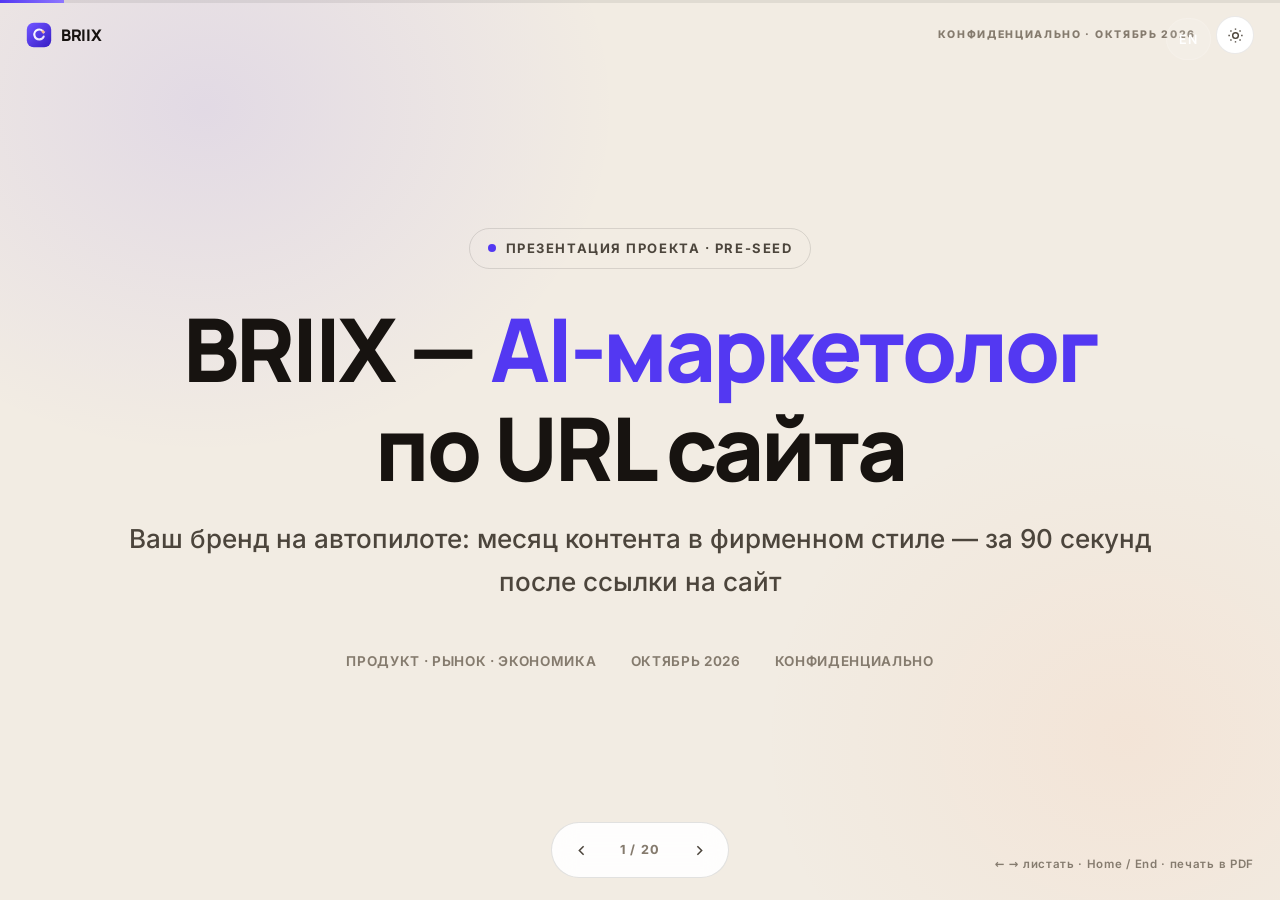
<file: presentation.html>
<!DOCTYPE html>
<html lang="ru">
<head>
<link rel="alternate" hreflang="ru" href="https://rucorp.github.io/briix/presentation.html">
<link rel="alternate" hreflang="en" href="https://rucorp.github.io/briix/en/presentation.html">
<link rel="alternate" hreflang="x-default" href="https://rucorp.github.io/briix/presentation.html">
<meta charset="UTF-8">
<meta name="viewport" content="width=device-width, initial-scale=1.0">
<title>BRIIX — презентация проекта</title>
<meta name="description" content="Презентация BRIIX: AI-маркетолог по URL сайта. Продукт, рынок, бизнес-модель, финмодель, план и команда.">
<meta name="robots" content="noindex, nofollow">
<meta name="color-scheme" content="light dark">
<meta name="theme-color" content="#faf7f2" media="(prefers-color-scheme: light)">
<meta name="theme-color" content="#0f0c09" media="(prefers-color-scheme: dark)">
<script>
  /* Без мигания: тема ставится до загрузки CSS */
  (function () {
    try {
      var t = localStorage.getItem('briix-theme');
      if (t !== 'light' && t !== 'dark') {
        t = window.matchMedia && window.matchMedia('(prefers-color-scheme: dark)').matches ? 'dark' : 'light';
      }
      document.documentElement.dataset.theme = t;
    } catch (e) {}
  })();
</script>
<link rel="icon" href="assets/img/favicon.svg" type="image/svg+xml">
<link rel="preload" href="assets/fonts/inter-cyrillic-wght-normal.woff2" as="font" type="font/woff2" crossorigin>
<link rel="preload" href="assets/fonts/manrope-cyrillic-wght-normal.woff2" as="font" type="font/woff2" crossorigin>
<link rel="stylesheet" href="assets/css/main.css">
</head>
<body class="deck-body">

<div class="deck" id="deck">
  <div class="deck-progress"><i id="deck-progress-bar"></i></div>

  <a class="deck-brand" href="index.html">
    <img class="logo-mark" src="assets/img/logo.svg" alt="">
    BRIIX
  </a>
  <div class="deck-conf">Конфиденциально · Октябрь 2026</div>
  <div class="deck-theme">
    <a class="lang-toggle on-dark" href="en/presentation.html" hreflang="en" lang="en" title="English" aria-label="Переключить язык" onclick="try{localStorage.setItem('briix-lang','en')}catch(e){}">EN</a>
        <button class="theme-toggle" type="button" aria-label="Переключить тему" title="Переключить тему">
        <svg class="icon-sun" viewBox="0 0 24 24" fill="none" stroke="currentColor" stroke-width="2" aria-hidden="true"><circle cx="12" cy="12" r="4"/><path d="M12 2v2M12 20v2M4.9 4.9l1.4 1.4M17.7 17.7l1.4 1.4M2 12h2M20 12h2M4.9 19.1l1.4-1.4M17.7 6.3l1.4-1.4"/></svg>
        <svg class="icon-moon" viewBox="0 0 24 24" fill="none" stroke="currentColor" stroke-width="2" aria-hidden="true"><path d="M21 12.8A9 9 0 1 1 11.2 3a7 7 0 0 0 9.8 9.8z"/></svg>
      </button>
  </div>

  <div class="slides">

    <!-- ============ 1. TITLE ============ -->
    <section class="slide active" id="slide-1">
      <div class="slide-inner s-title-block">
        <div class="kicker"><i></i>Презентация проекта · pre-seed</div>
        <h1>BRIIX — <em>AI-маркетолог</em><br>по URL сайта</h1>
        <div class="tag">Ваш бренд на автопилоте: месяц контента в фирменном стиле — за 90 секунд после ссылки на сайт</div>
        <div class="meta">
          <span>Продукт · Рынок · Экономика</span>
          <span>Октябрь 2026</span>
          <span>Конфиденциально</span>
        </div>
      </div>
    </section>

    <!-- ============ 2. INVESTMENT SUMMARY ============ -->
    <section class="slide" id="slide-2">
      <div class="slide-inner">
        <div class="s-eyebrow">Резюме</div>
        <h2>SaaS с понятной механикой входа и здоровой экономикой</h2>
        <p class="s-sub">Вставьте ссылку на сайт — получите месяц контента, готового к публикации. Ноль усилий на входе, превью до оплаты, еженедельная работа — 10 минут.</p>
        <div class="s-kpis">
          <div class="s-kpi accent"><div class="v">$79</div><div class="l">Стартовый тариф в месяц — «AI-отдел маркетинга» вместо внешней команды за $800+</div></div>
          <div class="s-kpi"><div class="v">≈ 93%</div><div class="l">Валовая маржа на масштабе года 1</div></div>
          <div class="s-kpi"><div class="v">≈ 12</div><div class="l">LTV / CAC при CAC $120 и жизни клиента 14 месяцев</div></div>
          <div class="s-kpi"><div class="v">$150k</div><div class="l">Потребность в капитале до операционной безубыточности (12 мес)</div></div>
        </div>
        <div class="s-cards-2" style="margin-top:14px">
          <div class="s-card hl">
            <div class="big">800 клиентов<small>базовый сценарий, месяц 12 · MRR ≈ $88k</small></div>
            <p>Операционная безубыточность — около 235 платящих клиентов, это месяц 7–8 базового сценария.</p>
          </div>
          <div class="s-card">
            <div class="big">8–10 недель<small>до публичного запуска MVP</small></div>
            <p>Команда 2 человека + 4 AI-агента, бюджет разработки $55–60k. Критический путь — согласования площадок, а не код.</p>
          </div>
        </div>
      </div>
    </section>

    <!-- ============ 3. PROBLEM ============ -->
    <section class="slide" id="slide-3">
      <div class="slide-inner">
        <div class="s-eyebrow">Проблема</div>
        <h2>Малый бизнес знает, что нужно вести соцсети. Но попадает в пять ловушек</h2>
        <div class="s-cards-3">
          <div class="s-card"><div class="n">1</div><h3>Нет времени</h3><p>Владелец занят операционкой. SMM — всегда «последним делом», месяц за месяцем.</p></div>
          <div class="s-card"><div class="n">2</div><h3>Нет навыка</h3><p>Непонятно, что писать, о чём и в каком тоне. Пустой редактор страшнее занятости.</p></div>
          <div class="s-card"><div class="n">3</div><h3>Нет бюджета</h3><p>Внешняя команда или штатный маркетолог — от $800 до $3 000 в месяц при неуправляемой отдаче.</p></div>
          <div class="s-card"><div class="n">4</div><h3>«Некрасиво» без дизайнера</h3><p>Чужие стоковые картинки, стыдно публиковать. Бренд неузнаваем в ленте.</p></div>
          <div class="s-card"><div class="n">5</div><h3>Нерегулярность</h3><p>Ведут две недели и бросают. Постоянство — главный фактор охватов, и главный убийца.</p></div>
          <div class="s-card hl"><div class="n">→</div><h3>Следствие</h3><p>Присутствие в соцсетях случайное, а не системное. Регулярный конкурент спокойно забирает клиентов.</p></div>
        </div>
      </div>
    </section>

    <!-- ============ 4. SOLUTION ============ -->
    <section class="slide" id="slide-4">
      <div class="slide-inner">
        <div class="s-eyebrow">Решение</div>
        <h2>Один вход — URL сайта. Выход — регулярный бренд-контент</h2>
        <p class="s-sub">Механика «вставил ссылку → получил контент»: никаких брифов, анкет и вводных звонков. Пользователь видит реальный результат <b>до регистрации и до оплаты</b>.</p>
        <div class="s-kpis">
          <div class="s-kpi accent"><div class="v">90 сек</div><div class="l">От ссылки до первых 6 постов в фирменном стиле</div></div>
          <div class="s-kpi"><div class="v">50+</div><div class="l">Идей в контент-плане с датами, целями и форматами</div></div>
          <div class="s-kpi"><div class="v">10 мин</div><div class="l">Участие пользователя в неделю — или ноль на автопилоте</div></div>
          <div class="s-kpi"><div class="v">0</div><div class="l">Форм на входе. Онбординг без регистрации — превью с водяным знаком</div></div>
        </div>
        <div class="s-quote" style="margin-top:36px">
          «Вставьте адрес сайта — через 90 секунд вы увидите свои первые посты.<br>
          <b>Одобрите — остальное мы сделаем сами.</b>»
        </div>
        <p class="s-note">Видимый результат до оплаты — главный конверсионный механизм: посетитель убеждается на собственном контенте, а не на обещаниях.</p>
      </div>
    </section>

    <!-- ============ 5. PRODUCT FLOW ============ -->
    <section class="slide" id="slide-5">
      <div class="slide-inner">
        <div class="s-eyebrow">Продукт · путь пользователя</div>
        <h2>От ссылки до растущей ленты — один замкнутый контур</h2>
        <div class="s-flow">
          <div class="node"><div class="st">Шаг 1</div><div class="tt">URL без форм</div><div class="dd">Валидация, краулинг до 30 страниц: тексты, палитра, шрифты, логотип, услуги</div></div>
          <div class="node"><div class="st">Шаг 2</div><div class="tt">Brand DNA</div><div class="dd">Отрасль, аудитория, тон, УТП, запреты. Self-check фактов второй моделью</div></div>
          <div class="node"><div class="st">Шаг 3</div><div class="tt">Превью до оплаты</div><div class="dd">6 постов в мокапах площадок с водяным знаком, остальные идеи — закрыты</div></div>
          <div class="node"><div class="st">Шаг 4</div><div class="tt">План 50+ идей</div><div class="dd">8 рубрик, даты, цели, форматы, сезонность. Очередь с обучением на выборе</div></div>
          <div class="node"><div class="st">Шаг 5</div><div class="tt">Посты + Designer</div><div class="dd">Текст, визуал, адаптации под каналы. Правки чатом или послойно</div></div>
          <div class="node"><div class="st">Шаг 6</div><div class="tt">Календарь</div><div class="dd">Одобрение, массовые действия, drag-and-drop, режимы «спросить / автопилот»</div></div>
          <div class="node"><div class="st">Шаг 7</div><div class="tt">Публикация и рост</div><div class="dd">Расписание, надёжная доставка, метрики → следующий план умнее</div></div>
        </div>
        <div class="s-cards-3" style="margin-top:22px">
          <div class="s-card"><h3>Обратная связь — это сигнал</h3><p>«В план», «Не моё, потому что…», правки и метрики физически меняют следующую генерацию. Система проговаривает: «Понял — вы любите кейсы».</p></div>
          <div class="s-card"><h3>Модерация до публикации</h3><p>Токсичность, медицинские и финансовые обещания, несуществующие цены и адреса — отсекаются автоматически и сверяются с сайтом.</p></div>
          <div class="s-card"><h3>История и контроль</h3><p>Каждая правка — версия с откатом. Ничего не публикуется без одобрения, пока пользователь сам не включит автопилот.</p></div>
        </div>
      </div>
    </section>

    <!-- ============ 6. BRAND DNA ============ -->
    <section class="slide" id="slide-6">
      <div class="slide-inner">
        <div class="s-eyebrow">Продукт · ядро</div>
        <h2>Brand DNA — профиль бренда, который работает в каждом посте</h2>
        <div class="s-cols">
          <div>
            <p class="s-sub" style="margin-top:0">Это не «описание компании», а структурированный версионируемый контракт: его соблюдают генерация текста, Designer и модерация. Пользователь может править любой элемент — вручную или в чате.</p>
            <ul class="s-list">
              <li>Палитра из CSS-кода и визуала сайта + пара шрифтов</li>
              <li>Тон общения по шкалам, архетип, «как мы говорим / как не говорим»</li>
              <li>3 сегмента аудитории с болями и триггерами, до 5 УТП</li>
              <li>Ключевые и запрещённые темы — гайдрейлы для регулируемых отраслей</li>
              <li>Self-check второй моделью: цены, адреса, услуги сверяются с сайтом</li>
            </ul>
          </div>
          <div>
            <div class="s-card hl">
              <div class="big">≥ 90%</div>
              <p>Целевое качество Brand DNA без критичных галлюцинаций на контрольной выборке из 30 сайтов разных отраслей — измеряется, а не оценивается на глаз.</p>
            </div>
            <div class="s-card" style="margin-top:12px">
              <h3>Видимость — часть ценности</h3>
              <p>Пользователь видит поэтапный прогресс: «Читаем сайт → Анализируем отрасль → Строим Brand DNA → Пишем первые посты». Система работает — и это видно.</p>
            </div>
            <div class="s-card" style="margin-top:12px">
              <h3>Нет сайта? Есть анкета</h3>
              <p>8 вопросов + логотип, опционально — ссылка на профиль соцсети. Продукт работает и для офлайн-бизнеса на старте.</p>
            </div>
          </div>
        </div>
      </div>
    </section>

    <!-- ============ 7. DIFFERENTIATION ============ -->
    <section class="slide" id="slide-7">
      <div class="slide-inner">
        <div class="s-eyebrow">Позиционирование</div>
        <h2>Не инструмент и не генератор — сотрудник</h2>
        <p class="s-sub">Категория: AI social media employee. Три опоры, которые защищаются в каждом продуктовом решении — именно они создают глубину, которую невозможно скопировать за выходные.</p>
        <div class="s-cards-3">
          <div class="s-card hl"><div class="n">01</div><h3>Brand DNA с визуальной идентичностью</h3><p>Стиль извлекается из самого сайта клиента — палитра, шрифты, голос, аудитория. Контент звучит «как вы», а не как робот. Плюс self-check на факты.</p></div>
          <div class="s-card hl"><div class="n">02</div><h3>Послойный визуал, а не картинка</h3><p>Библиотека шаблонов + Designer с единой схемой слоёв. Визуал — в цветах и шрифтах клиента, редактируется послойно, адаптируется под все форматы.</p></div>
          <div class="s-card hl"><div class="n">03</div><h3>Feedback loop как актив</h3><p>Каждое действие меняет следующую генерацию. Накопленные данные — собственный ML-актив, который улучшается с каждым клиентом.</p></div>
        </div>
        <div class="s-cards-2" style="margin-top:14px">
          <div class="s-card"><h3>Чем мы сознательно не являемся</h3><p>Ещё одним генератором текстов, дешёвым инструментом с ручным вводом идей или «обёрткой» с шаблонным результатом. Качество вкладывается в глубину: рендер, планировщик, интеграции, самообучение.</p></div>
          <div class="s-card"><h3>Доказательство в продукте</h3><p>Главный маркетинговый приём — «до/после» на реальном сайте клиента: экран сайта → 6 постов в его цветах. Честный ответ на претензию «а покажите» — показываем сразу, до регистрации.</p></div>
        </div>
      </div>
    </section>

    <!-- ============ 8. FEATURE MAP ============ -->
    <section class="slide" id="slide-8">
      <div class="slide-inner">
        <div class="s-eyebrow">Продукт · охват</div>
        <h2>Полный контур SMM в одном продукте</h2>
        <table class="s-table">
          <thead>
            <tr><th style="width:22%">Модуль</th><th>MVP — строим сейчас</th><th style="width:30%">Фаза 2 — дорожная карта</th></tr>
          </thead>
          <tbody>
            <tr><td class="hl">Onboarding и Brand DNA</td><td>URL без регистрации, краулинг, палитра/шрифты/логотип, self-check, превью 6 постов ≤ 90 с, анкетный путь</td><td>Импорт стиля из соцпрофиля, генерация из товарного фида</td></tr>
            <tr><td class="hl">Контент-план</td><td>50+ идей по 8 рубрикам, сезонность, очередь с обучением, свои идеи текстом/голосом/фото</td><td>—</td></tr>
            <tr><td class="hl">Генерация постов</td><td>Текст + визуал, 4 стратегии, адаптации под каналы, карусели, сценарии коротких видео, модерация, версии</td><td>Авто-видео из сценария, анимированные stories</td></tr>
            <tr><td class="hl">Designer</td><td>Послоиное редактирование, авто-раскладка 1:1 / 4:5 / 9:16 / 1.91:1, удаление фона, свои шаблоны, undo/redo</td><td>—</td></tr>
            <tr><td class="hl">Каналы и публикация</td><td>4 канала, шифрование токенов, календарь, режим одобрения, ограниченный автопилот</td><td>До 12 каналов, полный автопилот с порогом уверенности</td></tr>
            <tr><td class="hl">Inbox и реклама</td><td>Модель данных заложена</td><td>Работа с обращениями и лидами, управление рекламой с автооптимизацией бюджета</td></tr>
            <tr><td class="hl">Аналитика</td><td>Метрики 1 ч / 24 ч / 7 дн, дашборд, влияние на будущие планы, еженедельный отчёт</td><td>Отраслевые бенчмарки, прогноз лучшего времени</td></tr>
          </tbody>
        </table>
      </div>
    </section>

    <!-- ============ 9. MARKET ============ -->
    <section class="slide" id="slide-9">
      <div class="slide-inner">
        <div class="s-eyebrow">Рынок и аудитория</div>
        <h2>Малый бизнес с сайтом — и без маркетолога</h2>
        <div class="s-cols">
          <div>
            <ul class="s-list">
              <li><b>Сегмент:</b> компании 1–50 сотрудников без штатного маркетолога или SMM-менеджера</li>
              <li><b>Отрасли-точки входа:</b> подрядчики и застройщики, клиники, отели и туризм, профессиональные услуги, технологические компании, e-commerce</li>
              <li><b>География:</b> старт на скандинавском и англоязычном рынке, далее — ЕС. Интерфейс с первого дня на трёх языках, контент — на любом языке сайта клиента</li>
              <li><b>Триггер покупки:</b> регулярность без усилий и «красиво, как у больших» — за цену одного обеда в неделю</li>
            </ul>
            <div class="s-quote" style="margin-top:26px">
              Сотни тысяч компаний платят $800–3 000 в месяц за то, что BRIIX делает за <b>$79</b> — с брендовым визуалом и без потери контроля.
            </div>
          </div>
          <div>
            <div class="s-cards-2" style="grid-template-columns:1fr 1fr; margin-top:0">
              <div class="s-card"><div class="big">1-50</div><p>Сотрудников — типичный клиент: владелец или администратор без маркетингового бэкграунда</p></div>
              <div class="s-card"><div class="big">3 боли</div><p>«Нет времени», «не знаю, что писать», «некрасиво без дизайнера» — закрываются первым же превью</p></div>
              <div class="s-card"><div class="big">B2B SaaS</div><p>Self-serve подписка с низким порогом входа: превью до оплаты, отмена в любой момент</p></div>
              <div class="s-card"><div class="big">Network</div><p>Каждый пост — витрина продукта: бренд-контент видят клиенты и конкуренты пользователя</p></div>
            </div>
          </div>
        </div>
      </div>
    </section>

    <!-- ============ 10. BUSINESS MODEL ============ -->
    <section class="slide" id="slide-10">
      <div class="slide-inner">
        <div class="s-eyebrow">Бизнес-модель</div>
        <h2>Подписка: $79 · $149 · $399 — и годовой план со скидкой 20%</h2>
        <table class="s-table">
          <thead>
            <tr><th>План</th><th>Цена</th><th>Что входит</th><th>Доля в миксе*</th></tr>
          </thead>
          <tbody>
            <tr><td class="hl">Starter</td><td class="num">$79/мес</td><td>1 бренд, 4 канала, 30 постов/мес, 30 AI-изображений, Brand DNA, Designer, аналитика</td><td class="num">65%</td></tr>
            <tr><td class="hl">Growth</td><td class="num">$149/мес</td><td>8 каналов, 90 постов, 100 изображений, полный автопилот, работа с обращениями</td><td class="num">28%</td></tr>
            <tr><td class="hl">Agency</td><td class="num">$399/мес</td><td>5 брендов, команды, white-label</td><td class="num">7%</td></tr>
          </tbody>
        </table>
        <div class="s-cards-3" style="margin-top:18px">
          <div class="s-card"><h3>Нулевой барьер входа</h3><p>Превью 6 постов — без регистрации и карты. Trial 7 дней с полным функционалом Starter. Подписка без привязки.</p></div>
          <div class="s-card"><h3>Конверсионная воронка</h3><p>Посетитель → превью 25% → email 35% (≈ 8–9% в trial) → платящий 25%. Ключевой хук — результат на собственном сайте до оплаты.</p></div>
          <div class="s-card"><h3>Расширение чека</h3><p>Апгрейд при упоре в лимиты, рост числа каналов и брендов, годовая оплата. Blended ARPA с учётом скидок — около $110.</p></div>
        </div>
        <p class="s-note">* Допущение финансовой модели для типичного SMB SaaS с тремя тарифами.</p>
      </div>
    </section>

    <!-- ============ 11. UNIT ECONOMICS ============ -->
    <section class="slide" id="slide-11">
      <div class="slide-inner">
        <div class="s-eyebrow">Юнит-экономика</div>
        <h2>Маржа не в инфраструктуре — а в качестве продукта</h2>
        <div class="s-kpis">
          <div class="s-kpi"><div class="v">$110</div><div class="l">Blended ARPA в месяц</div></div>
          <div class="s-kpi"><div class="v">≈ $1 430</div><div class="l">LTV при жизни клиента 14 мес и churn 7% в месяц</div></div>
          <div class="s-kpi"><div class="v">$120</div><div class="l">CAC blended: органика, контент, платный трафик</div></div>
          <div class="s-kpi accent"><div class="v">1.2 мес</div><div class="l">Окупаемость CAC</div></div>
        </div>
        <div class="s-cards-3" style="margin-top:14px">
          <div class="s-card"><div class="big">≈ 93–94%</div><p>Валовая маржа: себестоимость AI $1.4–2.0 на клиента (потолок $6) + прочий COGS ≈ $5.5 (хостинг, CDN, комиссии).</p></div>
          <div class="s-card"><div class="big">≈ 235</div><p>Платящих клиентов для операционной безубыточности при фонде $19k/мес и маркетинге $5k/мес — это месяц 7–8.</p></div>
          <div class="s-card"><div class="big">Стабильна к AI</div><p>Рост цен моделей на +30% снижает маржу до 92% — несущественно. Всё инвестиционное внимание — конверсия и удержание.</p></div>
        </div>
      </div>
    </section>

    <!-- ============ 12. FINANCIAL MODEL ============ -->
    <section class="slide" id="slide-12">
      <div class="slide-inner">
        <div class="s-eyebrow">Финансовая модель</div>
        <h2>Три сценария роста после публичного запуска в месяц 3</h2>
        <div class="s-bar-chart">
          <div class="bar-row"><div class="bl">Месяц 3</div><div class="track"><i class="dim" style="width:3%"></i><i class="alt" style="width:6%"></i><i style="width:11%"></i></div><div class="bv">25 / 50 / 90</div></div>
          <div class="bar-row"><div class="bl">Месяц 6</div><div class="track"><i class="dim" style="width:14%"></i><i class="alt" style="width:29%"></i><i style="width:56%"></i></div><div class="bv">110 / 230 / 450</div></div>
          <div class="bar-row"><div class="bl">Месяц 9</div><div class="track"><i class="dim" style="width:25%"></i><i class="alt" style="width:60%"></i><i style="width:100%"></i></div><div class="bv">200 / 480 / 1 000</div></div>
          <div class="bar-row"><div class="bl">Месяц 12</div><div class="track"><i class="dim" style="width:38%"></i><i class="alt" style="width:100%"></i><i style="width:100%"></i></div><div class="bv">300 / 800 / 1 900</div></div>
        </div>
        <div class="s-legend">
          <span><i style="background:linear-gradient(90deg,#5b5248,#7a6f61)"></i>Пессимистичный</span>
          <span><i style="background:linear-gradient(90deg,#ff8a4c,#ffb38a)"></i>Базовый</span>
          <span><i style="background:linear-gradient(90deg,#7c5cff,#a594ff)"></i>Оптимистичный</span>
          <span>Платящие клиенты на конец месяца</span>
        </div>
        <table class="s-table">
          <thead><tr><th>Показатель на месяц 12</th><th>Пессимистичный</th><th>Базовый</th><th>Оптимистичный</th></tr></thead>
          <tbody>
            <tr><td>Платящих клиентов</td><td class="num">300</td><td class="num hl">800</td><td class="num">1 900</td></tr>
            <tr><td>MRR</td><td class="num">$33k</td><td class="num hl">$88k</td><td class="num">$209k</td></tr>
            <tr><td>ARR run-rate</td><td class="num">$0.4M</td><td class="num hl">$1.06M</td><td class="num">$2.5M</td></tr>
            <tr><td>Операционная безубыточность</td><td class="num">месяц 13–15</td><td class="num hl">месяц 7–8</td><td class="num">месяц 5</td></tr>
            <tr><td>Кумулятивный кэш-минимум</td><td class="num">−$210k</td><td class="num hl">−$150k</td><td class="num">−$110k</td></tr>
          </tbody>
        </table>
      </div>
    </section>

    <!-- ============ 13. P&L ============ -->
    <section class="slide" id="slide-13">
      <div class="slide-inner">
        <div class="s-eyebrow">Финансовая модель · P&L</div>
        <h2>Базовый сценарий, месяц 12: операционная прибыль ≈ $50 800</h2>
        <div class="s-cols">
          <div>
            <table class="s-table" style="margin-top:0">
              <thead><tr><th>Статья</th><th style="text-align:right">$ / мес</th></tr></thead>
              <tbody>
                <tr><td>Выручка (800 клиентов × $110)</td><td class="num" style="text-align:right">88 000</td></tr>
                <tr><td>COGS: AI ($1.6) + прочее ($5.5) на клиента</td><td class="num" style="text-align:right">−5 700</td></tr>
                <tr><td class="hl">Валовая прибыль (93.5%)</td><td class="num hl" style="text-align:right">82 300</td></tr>
                <tr><td>Команда 2 чел. + AI-агенты</td><td class="num" style="text-align:right">−16 500</td></tr>
                <tr><td>Инфраструктура, сервисы, юридическое</td><td class="num" style="text-align:right">−3 000</td></tr>
                <tr><td>Маркетинг</td><td class="num" style="text-align:right">−12 000</td></tr>
                <tr><td class="hl">Операционная прибыль</td><td class="num hl" style="text-align:right">≈ +50 800</td></tr>
              </tbody>
            </table>
          </div>
          <div>
            <div class="s-card"><h3>Чувствительность модели</h3>
              <ul class="s-list" style="margin-top:14px">
                <li>Цены AI +30% → маржа 93% → 92% — несущественно</li>
                <li>CAC $250 вместо $120 → LTV/CAC ≈ 6 — рост дороже на $8–10k/мес</li>
                <li>Churn 10% вместо 7% → LTV −30%, месяц 12 — 620 клиентов вместо 800</li>
                <li>Конверсия trial → paid 15% вместо 25% → безубыточность сдвигается на +3–4 месяца, нужно +$50k</li>
              </ul>
            </div>
            <div class="s-card hl" style="margin-top:12px">
              <h3>Вывод для инвестора</h3>
              <p>Модель устойчива к ценам AI и росту CAC. Чувствительна к двум вещам — конверсии в оплату и удержанию. Именно поэтому инвестиции идут в качество генерации, визуал и feedback loop.</p>
            </div>
          </div>
        </div>
      </div>
    </section>

    <!-- ============ 14. PLAN ============ -->
    <section class="slide" id="slide-14">
      <div class="slide-inner">
        <div class="s-eyebrow">План реализации</div>
        <h2>MVP — 8–10 недель: 6 недель сборки, затем бета и запуск</h2>
        <table class="s-table">
          <thead><tr><th style="width:14%">Неделя</th><th>Фокус</th><th>Результат</th></tr></thead>
          <tbody>
            <tr><td class="num">0</td><td>Утверждение скоупа, аккаунты, подача заявок на согласования площадок, инфраструктура</td><td>Приложение на staging</td></tr>
            <tr><td class="num">1</td><td>AI-шлюз, auth и изоляция данных, краулер, промпты Brand DNA, eval</td><td>URL → Brand DNA для 30 контрольных сайтов</td></tr>
            <tr><td class="num">2</td><td>Контент-план, очередь идей, превью-сессия, промпты постов, модерация</td><td>Аноним получает 6 превью-постов</td></tr>
            <tr><td class="num">3</td><td>Рендер-сервис, 60 шаблонов, Designer, генерация изображений</td><td>Пост с фирменным визуалом, правки в редакторе</td></tr>
            <tr><td class="num">4</td><td>Подключения каналов, публикация и планировщик, календарь, оплата, уведомления</td><td>Полный цикл до публикации в 4 канала</td></tr>
            <tr><td class="num">5</td><td>Аналитика, квоты, GDPR, лендинг, E2E, нагрузка, безопасность</td><td>Feature-complete MVP на staging</td></tr>
            <tr><td class="num">6</td><td>Закрытая бета: 20 пользователей из 5 отраслей, ежедневный фидбэк</td><td>Метрики приёмки MVP</td></tr>
            <tr><td class="num">7–8</td><td>Согласования (или план Б), прод, запуск</td><td>Публичный запуск</td></tr>
            <tr><td class="num">9–16</td><td>Фаза 2: полный автопилот → обращения → реклама → новые каналы → мультибренд</td><td>Планы Growth и Agency полноценны</td></tr>
          </tbody>
        </table>
      </div>
    </section>

    <!-- ============ 15. TEAM ============ -->
    <section class="slide" id="slide-15">
      <div class="slide-inner">
        <div class="s-eyebrow">Команда и операционная модель</div>
        <h2>Капиталоэффективная сборка: 2 человека + 4 AI-агента</h2>
        <div class="s-cards-4">
          <div class="s-card"><div class="n">TL</div><h3>Tech Lead</h3><p>Архитектура, AI-шлюз и промпты, интеграции и согласования площадок, DevOps, финальное ревью.</p></div>
          <div class="s-card"><div class="n">PL</div><h3>Product Lead</h3><p>Продукт и приоритизация, UX, Designer и шаблоны, лендинг, бета-пользователи.</p></div>
          <div class="s-card"><div class="n">A1·A2</div><h3>Агенты сборки</h3><p>Backend-модули и воркеры, экраны и компоненты — каждая задача: один PR, спека до кода.</p></div>
          <div class="s-card"><div class="n">A3·A4</div><h3>Агенты качества</h3><p>Промпты, схемы, eval-прогоны, шаблоны. Автотесты, CI, первая линия ревью каждого PR.</p></div>
        </div>
        <div class="s-cards-3" style="margin-top:14px">
          <div class="s-card hl"><div class="big">≈ 4–5×</div><p>Ускорение против классической команды: эффективная скорость ≈ 4–5 человеко-дней в календарный день.</p></div>
          <div class="s-card"><div class="big">$55–60k</div><p>Бюджет разработки MVP: команда $35k, работа агентов $6–9k, инфраструктура $3k, юридическое и лицензии, резерв 15%.</p></div>
          <div class="s-card"><div class="big">Правила</div><p>Спека до кода, контракты API как источник истины, лимит работы в процессе, недельные eval-отчёты. Человек отвечает за безопасность, деньги и решения.</p></div>
        </div>
      </div>
    </section>

    <!-- ============ 16. RISKS ============ -->
    <section class="slide" id="slide-16">
      <div class="slide-inner">
        <div class="s-eyebrow">Риски</div>
        <h2>Мы знаем, что может пойти не так — и что делаем</h2>
        <table class="s-table">
          <thead><tr><th style="width:34%">Риск</th><th style="width:12%">Вероятность</th><th>Мера</th></tr></thead>
          <tbody>
            <tr><td class="hl">Согласования площадок затягиваются</td><td class="num">Высокая</td><td>Заявки в неделю 0, демо-видео и политика приватности с первого дня; запасной сценарий запуска без одной сети, список ожидания</td></tr>
            <tr><td class="hl">Качество генерации «как у всех»</td><td class="num">Высокая</td><td>Инвестиции в глубину: Brand DNA + self-check, послойный визуал, feedback loop, еженедельный eval на контрольной выборке</td></tr>
            <tr><td class="hl">Галлюцинации (цены, адреса, медицина)</td><td class="num">Средняя</td><td>Сверка с сайтом, отраслевая модерация, список «всегда спрашивать», запрет автоматики по чувствительным темам</td></tr>
            <tr><td class="hl">Низкая конверсия trial → paid</td><td class="num">Средняя</td><td>Smoke-тест лендинга на раннем этапе за $1k и 2 недели вместо $60k и 10 недель разработки «вслепую»</td></tr>
            <tr><td class="hl">Стоимость AI съедает маржу</td><td class="num">Средняя</td><td>Тиры моделей, кэширование, бюджетные лимиты, трейсинг каждого вызова. Маржа устойчива к +30% к ценам</td></tr>
            <tr><td class="hl">Утечка доступов к аккаунтам клиентов</td><td class="num">Низкая</td><td>Шифрование токенов, изоляция данных по рабочим пространствам, минимальные права, аудит доступа</td></tr>
          </tbody>
        </table>
      </div>
    </section>

    <!-- ============ 17. ASK ============ -->
    <section class="slide" id="slide-17">
      <div class="slide-inner">
        <div class="s-eyebrow">Раунд</div>
        <h2>Потребность в капитале: $150k до операционной безубыточности</h2>
        <div class="s-cols">
          <div>
            <table class="s-table" style="margin-top:0">
              <thead><tr><th>Использование средств</th><th style="text-align:right">Сумма</th></tr></thead>
              <tbody>
                <tr><td>Разработка MVP (команда, агенты, инфраструктура, юридическое)</td><td class="num" style="text-align:right">$55–60k</td></tr>
                <tr><td>Операционные расходы до безубыточности</td><td class="num" style="text-align:right">≈ $95k</td></tr>
                <tr><td class="hl">Итого — базовый сценарий</td><td class="num hl" style="text-align:right">$150k</td></tr>
                <tr><td>С запасом на пессимистичный сценарий</td><td class="num" style="text-align:right">$200k</td></tr>
              </tbody>
            </table>
            <p class="s-note">Формат: собственные средства / ангельский раунд / pre-seed. При оптимистичном сценарии — выход на бутстрап уже с месяца 5.</p>
          </div>
          <div>
            <div class="s-card hl"><h3>Куда идут деньги</h3>
              <div class="s-bar-chart" style="margin-top:16px">
                <div class="bar-row"><div class="bl">Разработка</div><div class="track"><i style="width:38%"></i></div><div class="bv">38%</div></div>
                <div class="bar-row"><div class="bl">Маркетинг</div><div class="track"><i class="alt" style="width:32%"></i></div><div class="bv">32%</div></div>
                <div class="bar-row"><div class="bl">Команда</div><div class="track"><i style="width:20%"></i></div><div class="bv">20%</div></div>
                <div class="bar-row"><div class="bl">Резерв</div><div class="track"><i class="dim" style="width:10%"></i></div><div class="bv">10%</div></div>
              </div>
            </div>
            <div class="s-card" style="margin-top:12px"><h3>Что получает инвестор</h3><p>Прозрачную модель с проверочными воротами, регулярную отчётность по метрикам воронки и удержания, участие в категории с высокой маржой и понятной механикой роста.</p></div>
          </div>
        </div>
      </div>
    </section>

    <!-- ============ 18. GATES ============ -->
    <section class="slide" id="slide-18">
      <div class="slide-inner">
        <div class="s-eyebrow">Дисциплина исполнения</div>
        <h2>Решения принимаются по воротам, а не по ощущениям</h2>
        <table class="s-table">
          <thead><tr><th style="width:8%">#</th><th>Условие GO</th><th style="width:18%">Срок</th><th style="width:16%">Стоп-правило</th></tr></thead>
          <tbody>
            <tr><td class="num">G1</td><td class="hl">Smoke-тест лендинга: ≥ 8% посетителей → email на выборке 500+ визитов</td><td>Неделя 2–3</td><td>&lt; 5% → пересмотр позиционирования ДО разработки</td></tr>
            <tr><td class="num">G2</td><td class="hl">Заявки на согласования публикаций поданы</td><td>Неделя 0</td><td>Запасной сценарий каналов</td></tr>
            <tr><td class="num">G3</td><td class="hl">Brand DNA ≥ 90% без критичных галлюцинаций на контрольной выборке</td><td>Неделя 1–2</td><td>&lt; 80% → не выходим в бету</td></tr>
            <tr><td class="num">G4</td><td class="hl">Подтверждённый капитал $150k (или $60k + план на остаток)</td><td>До недели 0</td><td>Старт только с закрытым финансированием</td></tr>
            <tr><td class="num">G5</td><td class="hl">Проверка имени, домена и торговой марки завершена</td><td>Неделя 0</td><td>Смена имени до публичных материалов</td></tr>
          </tbody>
        </table>
        <div class="s-cards-3" style="margin-top:16px">
          <div class="s-card"><h3>Критерии приёмки MVP</h3><p>Публикации без сбоев ≥ 98%, ≥ 50% постов одобряются без правок, NPS ≥ 30, себестоимость AI в пределах лимита по фактическим трейсам.</p></div>
          <div class="s-card"><h3>Метрики беты (неделя 6)</h3><p>20 пользователей из 5 отраслей, ежедневный фидбэк. Решение о публичном запуске — по цифрам, а не по энтузиазму.</p></div>
          <div class="s-card"><h3>Четыре стратегические ставки</h3><p>Превью конвертирует лучше формы. Бизнес доверяет автопилоту через 2–4 недели. Фирменный шаблон «достаточно красив». Feedback loop реально улучшает выдачу.</p></div>
        </div>
      </div>
    </section>

    <!-- ============ 19. VISION ============ -->
    <section class="slide" id="slide-19">
      <div class="slide-inner">
        <div class="s-eyebrow">Видение</div>
        <h2>«SMM-сотрудник по подписке» для миллиона малых бизнесов</h2>
        <div class="s-cols">
          <div>
            <div class="s-quote">
              Сделать регулярное бренд-присутствие в соцсетях таким же простым, как подключение к CRM: <b>без маркетолога, без агентства, без дизайнера</b> — для любого бизнеса с сайтом.
            </div>
            <ul class="s-list" style="margin-top:28px">
              <li>От первого канала — к полному контуру: контент, публикация, обращения, реклама, аналитика</li>
              <li>Система, которая знает бренд клиента лучше штатного сотрудника — потому что учится на каждом решении</li>
              <li>Собственный ML-актив на накопленных данных: качество растёт с масштабом, а не деградирует</li>
            </ul>
          </div>
          <div>
            <div class="s-cards-2" style="grid-template-columns:1fr; margin-top:0">
              <div class="s-card hl"><div class="big">Год 1</div><p>MVP, бета, публичный запуск, 300–1 900 платящих клиентов по сценариям. Фокус — качество генерации и регулярность.</p></div>
              <div class="s-card"><div class="big">Год 2</div><p>Полный автопилот, работа с обращениями, реклама, 12 каналов, мультибренд и агентский тариф. Выход на смежные рынки ЕС.</p></div>
              <div class="s-card"><div class="big">Долгосрочно</div><p>Инфраструктурный переход на собственные модели по мере накопления данных — с сохранением маржи и качества.</p></div>
            </div>
          </div>
        </div>
      </div>
    </section>

    <!-- ============ 20. FINAL ============ -->
    <section class="slide" id="slide-20">
      <div class="slide-inner s-title-block">
        <div class="kicker"><i></i>BRIIX · октябрь 2026</div>
        <h1>Ваш бренд —<br><em>на автопилоте</em></h1>
        <div class="tag">Вставьте ссылку на сайт — и через 90 секунд увидите свой первый контент.<br>Дальше всё делает BRIIX.</div>
        <div class="meta">
          <span>Продукт: briix</span>
          <span>Раунд: $150k</span>
          <span>Контакт — по каналу, которым получена эта презентация</span>
        </div>
      </div>
    </section>

  </div>

  <div class="deck-controls">
    <button id="deck-prev" aria-label="Предыдущий слайд">
      <svg viewBox="0 0 24 24" fill="none" stroke="currentColor" stroke-width="2.2"><path d="M15 18l-6-6 6-6"/></svg>
    </button>
    <div class="deck-counter" id="deck-counter">1 / 20</div>
    <button id="deck-next" aria-label="Следующий слайд">
      <svg viewBox="0 0 24 24" fill="none" stroke="currentColor" stroke-width="2.2"><path d="M9 6l6 6-6 6"/></svg>
    </button>
  </div>
  <div class="deck-hint">← → листать · Home / End · печать в PDF</div>
</div>

<script src="assets/js/theme.js"></script>
<script src="assets/js/deck.js"></script>
</body>
</html>
</file>
<file: demo.css>
/* BRIIX workspace — self-contained demo, local fonts, no external assets. */
[hidden] { display: none !important; }
@font-face { font-family: Inter; font-style: normal; font-display: swap; font-weight: 100 900; src: url('site/assets/fonts/inter-cyrillic-wght-normal.woff2') format('woff2'); unicode-range: U+0301,U+0400-045F,U+0490-0491,U+04B0-04B1,U+2116; }
@font-face { font-family: Inter; font-style: normal; font-display: swap; font-weight: 100 900; src: url('site/assets/fonts/inter-latin-wght-normal.woff2') format('woff2'); unicode-range: U+0000-00FF,U+0131,U+0152-0153,U+02BB-02BC,U+02C6,U+02DA,U+02DC,U+0304,U+0308,U+0329,U+2000-206F,U+20AC,U+2122,U+2191,U+2193,U+2212,U+2215,U+FEFF,U+FFFD; }
@font-face { font-family: Manrope; font-style: normal; font-display: swap; font-weight: 200 800; src: url('site/assets/fonts/manrope-cyrillic-wght-normal.woff2') format('woff2'); unicode-range: U+0301,U+0400-045F,U+0490-0491,U+04B0-04B1,U+2116; }
@font-face { font-family: Manrope; font-style: normal; font-display: swap; font-weight: 200 800; src: url('site/assets/fonts/manrope-latin-wght-normal.woff2') format('woff2'); unicode-range: U+0000-00FF,U+0131,U+0152-0153,U+02BB-02BC,U+02C6,U+02DA,U+02DC,U+0304,U+0308,U+0329,U+2000-206F,U+20AC,U+2122,U+2191,U+2193,U+2212,U+2215,U+FEFF,U+FFFD; }
:root {
  color-scheme: light;
  --bg: #fbfaf7; --sidebar: #f1f0ec; --surface: #ffffff; --surface-2: #f5f4f0; --surface-3: #eae8e2;
  --ink: #292b27; --muted: #6b6e66; --faint: #686c62; --line: #e5e4dd; --line-strong: #d4d5cb;
  --accent: #5a6550; --accent-hover: #46513d; --accent-soft: #e8eddf; --accent-ink: #46543a; --on-accent: #ffffff;
  --violet: #6f59a2; --violet-soft: #eee9f7; --rose: #99545f; --rose-soft: #f7e9ec;
  --blue: #4b6e93; --blue-soft: #e7eff7; --green: #527354; --green-soft: #e8f0e5;
  --amber: #87652e; --amber-soft: #f6eedc; --teal: #3e7470; --teal-soft: #e3f0ed;
  --danger: #b45147; --danger-soft: #f9eae7; --warning: #805b20; --warning-soft: #f7f0df;
  --code-bg: #282d29; --code-ink: #e5eade; --overlay: rgba(30, 34, 28, .32);
  --shadow-sm: 0 2px 5px rgba(37, 42, 31, .03), 0 8px 24px rgba(37, 42, 31, .035);
  --shadow-md: 0 8px 30px rgba(37, 42, 31, .08), 0 2px 6px rgba(37, 42, 31, .04);
  --shadow-lg: 0 24px 90px rgba(25, 30, 22, .18);
  --font: Inter, -apple-system, BlinkMacSystemFont, 'Segoe UI', sans-serif;
  --display: Manrope, Inter, sans-serif; --mono: 'SFMono-Regular', Consolas, 'Liberation Mono', monospace;
  --sidebar-w: 264px; --radius: 14px; --reader-size: 14px;
  --ease-out: cubic-bezier(.22, 1, .36, 1); --ease-standard: cubic-bezier(.2, 0, 0, 1);
  --motion-fast: .16s; --motion-base: .24s; --motion-reveal: .4s;
  --code-line: rgba(255, 255, 255, .1); --code-hover: rgba(255, 255, 255, .1); --switch-shadow: rgba(0, 0, 0, .12);
}
[data-theme='dark'] {
  color-scheme: dark;
  /* Премиальный матовый чёрный: 3 нейтральные ступени (near-black, Geist/Linear-паттерн),
     без hue в фоне/карточках/линиях. Глубину дают rgba-бордеры, не светлые заливки. */
  --bg: #0d0e10; --sidebar: #0a0b0c; --surface: #141619; --surface-2: #1a1d21; --surface-3: #23262b;
  --ink: #eceef2; --muted: #a6aab3; --faint: #89909a; --line: rgba(255, 255, 255, .08); --line-strong: rgba(255, 255, 255, .14);
  --accent: #b3c49c; --accent-hover: #c2d2ac; --accent-soft: rgba(182, 199, 161, .10); --accent-ink: #cfddbb; --on-accent: #161a11;
  --violet: #c3b2e8; --violet-soft: rgba(195, 178, 232, .10); --rose: #e8b0bc; --rose-soft: rgba(232, 176, 188, .10);
  --blue: #a9c6e6; --blue-soft: rgba(169, 198, 230, .10); --green: #b3cdab; --green-soft: rgba(179, 205, 171, .10);
  --amber: #e3c68b; --amber-soft: rgba(227, 198, 139, .10); --teal: #a4d0c9; --teal-soft: rgba(164, 208, 201, .10);
  --danger: #efaaa0; --danger-soft: rgba(239, 170, 160, .10); --warning: #e4c98f; --warning-soft: rgba(228, 201, 143, .10);
  --code-bg: #08090b; --code-ink: #e3e6ea; --overlay: rgba(0, 0, 0, .66);
  --shadow-sm: 0 2px 8px rgba(0, 0, 0, .32); --shadow-md: 0 8px 30px rgba(0, 0, 0, .48); --shadow-lg: 0 24px 90px rgba(0, 0, 0, .62);
}
* { box-sizing: border-box; }
html, body { margin: 0; height: 100%; }
body { font-family: var(--font); color: var(--ink); background: var(--bg); font-size: 14px; line-height: 1.55; -webkit-font-smoothing: antialiased; }
button, input, textarea, select { font: inherit; color: inherit; }
button, a, input, textarea, select { -webkit-tap-highlight-color: transparent; }
button { cursor: pointer; }
button { border: 0; background: none; }
button:disabled { cursor: not-allowed; opacity: .45; }
a { color: inherit; text-decoration: none; }
button, a { touch-action: manipulation; }
button, a, input, textarea, select { outline: none; }
:focus-visible { outline: 3px solid var(--accent); outline-offset: 3px; }
input:focus-visible, textarea:focus-visible, select:focus-visible { outline-offset: 1px; }
::selection { background: var(--accent-soft); color: var(--accent-ink); }
svg.icon { width: 19px; height: 19px; flex: 0 0 auto; fill: none; stroke: currentColor; stroke-width: 1.65; stroke-linecap: round; stroke-linejoin: round; vertical-align: middle; }
h1, h2, h3, p { margin-top: 0; }
h1, h2, h3 { font-family: var(--display); }
.sr-only { position: absolute; width: 1px; height: 1px; padding: 0; margin: -1px; overflow: hidden; clip: rect(0,0,0,0); white-space: nowrap; border: 0; }
.skip-link { position: fixed; top: -70px; left: 20px; z-index: 200; padding: 12px 20px; border-radius: 10px; background: var(--accent); color: var(--on-accent); }
.skip-link:focus { top: 12px; }
.muted { color: var(--muted); } .faint { color: var(--faint); }
.eyebrow { font-size: 10px; font-weight: 650; letter-spacing: .13em; text-transform: uppercase; color: var(--faint); }
.icon-btn { display: inline-flex; align-items: center; justify-content: center; width: 34px; height: 34px; border-radius: 9px; color: var(--muted); flex: 0 0 auto; transition: background var(--motion-fast) var(--ease-standard), color var(--motion-fast) var(--ease-standard); }
.icon-btn:hover { background: var(--surface-3); color: var(--ink); }
.icon-btn.active { color: var(--accent-ink); background: var(--accent-soft); }
.icon-btn.small { width: 28px; height: 28px; border-radius: 7px; }
.icon-btn.small .icon { width: 16px; height: 16px; }
.btn { display: inline-flex; align-items: center; justify-content: center; gap: 8px; padding: 10px 16px; border: 1px solid var(--line-strong); border-radius: 10px; font-size: 13px; font-weight: 550; background: var(--surface); transition: background var(--motion-fast) var(--ease-standard), transform var(--motion-fast) var(--ease-out), box-shadow var(--motion-fast) var(--ease-standard); min-height: 40px; }
.btn:hover { background: var(--surface-2); box-shadow: var(--shadow-sm); }
.btn:active { transform: translateY(1px); }
.btn.primary { background: var(--accent); border-color: var(--accent); color: var(--on-accent); }
.btn.primary:hover { background: var(--accent-hover); }
.btn.danger { color: var(--danger); border-color: var(--danger); background: var(--danger-soft); }
.btn.small { min-height: 34px; padding: 6px 12px; font-size: 12px; }
.text-btn { display: inline-flex; align-items: center; gap: 6px; font-size: 12px; font-weight: 550; color: var(--accent-ink); padding: 5px 0; }
.text-btn:hover { text-decoration: underline; text-underline-offset: 3px; }
.text-btn .icon { width: 15px; height: 15px; }
kbd { font-family: var(--font); font-size: 10px; font-weight: 450; color: var(--faint); border: 1px solid var(--line-strong); border-radius: 4px; padding: 1px 5px; line-height: 1.6; white-space: nowrap; }
.badge { display: inline-flex; align-items: center; gap: 5px; border: 1px solid var(--line); background: var(--surface); border-radius: 6px; padding: 2px 7px; font-size: 10px; font-weight: 550; color: var(--muted); white-space: nowrap; }
.badge .dot { width: 5px; height: 5px; border-radius: 50%; background: var(--green); }
.tone-violet { --tone: var(--violet); --tone-soft: var(--violet-soft); }
.tone-rose { --tone: var(--rose); --tone-soft: var(--rose-soft); }
.tone-blue { --tone: var(--blue); --tone-soft: var(--blue-soft); }
.tone-green { --tone: var(--green); --tone-soft: var(--green-soft); }
.tone-amber { --tone: var(--amber); --tone-soft: var(--amber-soft); }
.tone-teal { --tone: var(--teal); --tone-soft: var(--teal-soft); }
.avatar { display: inline-flex; align-items: center; justify-content: center; width: 36px; height: 36px; border-radius: 11px; background: var(--tone-soft, var(--accent-soft)); color: var(--tone, var(--accent-ink)); flex: 0 0 auto; }
.avatar .icon { width: 19px; height: 19px; }
.avatar.large { width: 48px; height: 48px; border-radius: 14px; }
.avatar.large .icon { width: 25px; height: 25px; }
.avatar.small { width: 28px; height: 28px; border-radius: 8px; }
.avatar.small .icon { width: 15px; height: 15px; }
/* Shell */
.workspace { display: flex; height: 100dvh; min-height: 420px; overflow: hidden; }
.sidebar { width: var(--sidebar-w); flex: 0 0 var(--sidebar-w); background: var(--sidebar); border-right: 1px solid var(--line); display: flex; flex-direction: column; padding: 27px 17px 14px; z-index: 40; }
.brand { display: flex; align-items: center; gap: 10px; padding: 0 11px; width: fit-content; }
.brand-mark { width: 28px; height: 28px; color: var(--accent-ink); }
.brand-name { font-family: var(--display); font-size: 23px; font-weight: 800; letter-spacing: -.9px; line-height: 1; }
.brand .badge { margin-left: 1px; font-size: 8px; padding: 2px 5px; letter-spacing: .07em; background: transparent; color: var(--faint); }
.new-chat { margin: 29px 0 17px; justify-content: flex-start; background: var(--surface); min-height: 43px; border-color: var(--line-strong); box-shadow: var(--shadow-sm); padding-left: 13px; }
.new-chat .icon { width: 17px; height: 17px; }
.new-chat kbd { margin-left: auto; font-size: 9px; }
.nav-list { display: grid; gap: 3px; }
.nav-item { display: flex; align-items: center; gap: 11px; padding: 10px 12px; border-radius: 9px; color: var(--muted); font-size: 13px; font-weight: 450; width: 100%; text-align: left; transition: background var(--motion-fast) var(--ease-standard), color var(--motion-fast) var(--ease-standard); }
.nav-item .icon { width: 17px; height: 17px; }
.nav-item:hover { background: var(--surface-3); color: var(--ink); }
.nav-item.active { background: var(--accent-soft); color: var(--accent-ink); font-weight: 600; }
.nav-item .nav-count { margin-left: auto; font-size: 10px; color: var(--faint); }
.nav-item kbd { margin-left: auto; font-size: 9px; }
.sidebar-divider { height: 1px; background: var(--line); margin: 19px 11px; }
.history-heading { display: flex; align-items: center; justify-content: space-between; padding: 0 12px; margin: 0 0 10px; }
.history-heading .eyebrow { font-size: 9px; letter-spacing: .1em; }
.history-list { overflow-y: auto; min-height: 70px; flex: 1; scrollbar-width: thin; scrollbar-color: var(--line-strong) transparent; }
.history-group { margin: 14px 12px 6px; font-size: 10px; color: var(--faint); }
.history-item { display: flex; align-items: center; gap: 9px; padding: 9px 11px; margin-bottom: 3px; border-radius: 8px; color: var(--muted); font-size: 12px; min-height: 36px; }
.history-item > .icon { width: 14px; height: 14px; color: var(--faint); }
.history-item:hover { background: var(--surface-3); color: var(--ink); }
.history-item.active { background: var(--surface-3); color: var(--ink); }
.history-item .history-title { white-space: nowrap; overflow: hidden; text-overflow: ellipsis; flex: 1; }
.history-item .favorite-mini { width: 11px; height: 11px; color: var(--amber); fill: var(--amber); }
.history-empty { font-size: 11px; color: var(--faint); padding: 10px 12px; }
.local-card { margin: 18px 5px 15px; padding: 13px; border: 1px solid var(--line-strong); border-radius: 11px; background: linear-gradient(130deg, var(--accent-soft), transparent); }
.local-card-head { display: flex; align-items: center; gap: 7px; font-size: 11px; font-weight: 600; color: var(--accent-ink); }
.local-card-head .icon { width: 15px; height: 15px; }
.local-card p { font-size: 10px; line-height: 1.7; color: var(--muted); margin: 6px 0 7px; }
.local-card .text-btn { font-size: 10px; padding: 0; }
.profile { display: flex; align-items: center; gap: 10px; padding: 12px 8px 0; border-top: 1px solid var(--line); }
.profile-avatar { width: 31px; height: 31px; border-radius: 50%; background: var(--surface-3); color: var(--muted); display: grid; place-items: center; font-size: 11px; font-weight: 600; }
.profile-info { flex: 1; min-width: 0; }
.profile-name { font-size: 11px; font-weight: 550; overflow: hidden; text-overflow: ellipsis; white-space: nowrap; }
.profile-caption { font-size: 9px; color: var(--faint); }
.main-shell { flex: 1; min-width: 0; display: flex; flex-direction: column; position: relative; }
.topbar { height: 69px; flex: 0 0 69px; display: flex; align-items: center; justify-content: space-between; gap: 15px; padding: 0 33px; border-bottom: 1px solid var(--line); background: var(--bg); z-index: 10; }
.breadcrumb { display: flex; align-items: center; gap: 9px; font-size: 12px; min-width: 0; color: var(--muted); }
.breadcrumb > .icon { width: 15px; height: 15px; color: var(--faint); }
.breadcrumb .slash { color: var(--line-strong); margin: 0 3px; }
.breadcrumb-current { color: var(--ink); overflow: hidden; text-overflow: ellipsis; white-space: nowrap; max-width: 360px; }
.topbar-actions { display: flex; align-items: center; gap: 11px; flex-shrink: 0; }
.topbar-actions .badge { background: transparent; font-size: 9px; }
.topbar-separator { width: 1px; height: 18px; background: var(--line); }
.mobile-menu { display: none; }
.main-content { flex: 1; min-height: 0; overflow-y: auto; scrollbar-width: thin; scrollbar-color: var(--line-strong) transparent; scroll-behavior: smooth; position: relative; outline: none; }
.page { max-width: 1100px; margin: 0 auto; padding: 42px 48px 50px; animation: enter var(--motion-base) var(--ease-out) both; }
.page-header { display: flex; justify-content: space-between; align-items: flex-start; gap: 20px; margin-bottom: 28px; }
.page-header h1 { font-size: 29px; letter-spacing: -.9px; font-weight: 650; line-height: 1.3; margin: 7px 0 9px; }
.page-header p { color: var(--muted); font-size: 13px; margin: 0; max-width: 570px; line-height: 1.8; }
.page-header .btn { margin-top: 17px; flex-shrink: 0; }
/* Welcome */
.home { max-width: 850px; margin: 0 auto; padding: clamp(30px, 6vh, 65px) 35px 28px; animation: enter var(--motion-reveal) var(--ease-out) both; }
.home-intro { text-align: center; margin-bottom: 27px; }
.greeting-mark { width: 43px; height: 43px; margin: 0 auto 16px; color: var(--accent); display: grid; place-items: center; }
.greeting-mark svg { width: 40px; height: 40px; }
.home h1 { font-family: var(--display); font-size: clamp(28px, 3vw, 37px); line-height: 1.3; letter-spacing: -1.3px; font-weight: 550; margin: 0 0 10px; }
.home-intro p { color: var(--muted); font-size: 13px; margin: 0; }
.assistant-strip { display: flex; align-items: center; justify-content: center; gap: 7px; flex-wrap: wrap; margin: 0 0 19px; }
.assistant-chip { display: inline-flex; align-items: center; gap: 7px; padding: 8px 11px; border: 1px solid var(--line); background: var(--surface); border-radius: 9px; font-size: 11px; color: var(--muted); transition: border-color var(--motion-fast) var(--ease-standard), background var(--motion-fast) var(--ease-standard), transform var(--motion-fast) var(--ease-out); }
.assistant-chip .icon { width: 14px; height: 14px; color: var(--tone); }
.assistant-chip:hover { border-color: var(--tone); transform: translateY(-1px); }
.assistant-chip.selected { background: var(--tone-soft); border-color: var(--tone); color: var(--ink); }
.assistant-chip.more { padding: 8px; background: transparent; border-color: transparent; }
/* Простой выбор «что делаем» и карточка результата в ленте.
   На вебе чип скрыт — прежний интерфейс не меняется. */
.mode-select { display: none; }
.mode-menu { position: absolute; bottom: calc(100% + 8px); left: 0; right: 0; z-index: 30; background: var(--surface); border: 1px solid var(--line-strong); border-radius: 14px; box-shadow: var(--shadow-md); padding: 6px; }
.mode-option { display: flex; align-items: center; gap: 10px; width: 100%; text-align: left; background: none; border: 0; border-radius: 10px; padding: 10px 12px; min-height: 52px; cursor: pointer; color: var(--ink); font: inherit; }
.mode-option .icon { width: 18px; height: 18px; color: var(--accent); flex: 0 0 auto; }
.mode-option span { display: flex; flex-direction: column; gap: 2px; flex: 1 1 auto; }
.mode-option strong { font-size: 14px; font-weight: 600; }
.mode-option small { font-size: 11px; color: var(--muted); line-height: 1.4; }
.mode-option.active { background: var(--surface-2, rgba(127,127,127,.08)); }
.mode-advanced { display: flex; align-items: center; gap: 8px; padding: 12px; min-height: 48px; border-top: 1px solid var(--line); margin-top: 4px; font-size: 12px; color: var(--muted); text-decoration: none; }
.mode-advanced .icon { width: 15px; height: 15px; }
.gen-card { border: 1px solid var(--line); border-radius: 13px; padding: 12px; background: var(--surface); }
.gen-head { display: flex; align-items: center; gap: 8px; margin-bottom: 10px; flex-wrap: wrap; }
.gen-head .icon { width: 16px; height: 16px; color: var(--accent); }
.gen-head strong { font-size: 14px; }
.gen-head .badge { margin-left: auto; }
.gen-image, .gen-video { display: block; width: 100%; border-radius: 10px; }
.gen-video { max-height: 420px; background: var(--surface-2); }
.gen-audio { width: 100%; margin-top: 2px; }
.mobile-media-switch { display: none; }
.gen-note { margin: 8px 0 0; font-size: 12px; line-height: 1.6; color: var(--muted); }
.gen-foot { display: flex; align-items: center; gap: 10px; justify-content: space-between; margin-top: 10px; font-size: 11px; color: var(--muted); }
.gen-foot span { overflow: hidden; text-overflow: ellipsis; white-space: nowrap; }
.gen-foot .text-btn { flex: 0 0 auto; }

.composer { background: var(--surface); border: 1px solid var(--line-strong); border-radius: 17px; box-shadow: var(--shadow-md); padding: 17px 17px 11px; transition: border-color var(--motion-base) var(--ease-standard), box-shadow var(--motion-base) var(--ease-standard); position: relative; }
.composer:focus-within { border-color: var(--accent); box-shadow: 0 0 0 3px var(--accent-soft), var(--shadow-md); }
.composer.dragging { border: 2px dashed var(--accent); background: var(--accent-soft); }
.composer textarea { display: block; width: 100%; min-height: 63px; max-height: 180px; resize: none; border: 0; background: transparent; padding: 1px 3px 10px; font-size: 14px; line-height: 1.75; outline: none; overflow-y: auto; scrollbar-width: thin; }
.composer textarea:focus-visible { outline: none; }
.composer textarea::placeholder { color: var(--faint); }
.composer-toolbar { display: flex; align-items: center; justify-content: space-between; gap: 8px; }
.composer-left { display: flex; align-items: center; gap: 5px; min-width: 0; }
.composer-toolbar .icon-btn { width: 30px; height: 30px; }
.composer-toolbar .icon-btn .icon { width: 17px; height: 17px; }
.composer-divider { height: 16px; width: 1px; background: var(--line); margin: 0 5px; }
.assistant-select { display: inline-flex; align-items: center; gap: 6px; border-radius: 7px; padding: 5px 7px; font-size: 10px; color: var(--muted); max-width: 210px; }
.assistant-select:hover { background: var(--surface-2); }
.assistant-select .icon { width: 13px; height: 13px; }
.assistant-select .assistant-dot { width: 6px; height: 6px; background: var(--tone); border-radius: 50%; }
.assistant-select .select-name { overflow: hidden; text-overflow: ellipsis; white-space: nowrap; }
.send-btn { width: 33px; height: 33px; display: grid; place-items: center; border-radius: 10px; background: var(--accent); color: var(--on-accent); transition: background var(--motion-fast) var(--ease-standard), transform var(--motion-fast) var(--ease-out); flex-shrink: 0; }
.send-btn:hover { background: var(--accent-hover); transform: translateY(-1px); }
.send-btn:disabled { background: var(--surface-3); color: var(--faint); opacity: 1; }
.send-btn .icon { width: 17px; height: 17px; stroke-width: 2; }
.composer-context { display: flex; align-items: center; justify-content: space-between; gap: 10px; font-size: 9px; color: var(--faint); padding: 10px 5px 0; }
.composer-context span { display: inline-flex; align-items: center; gap: 5px; }
.composer-context .icon { width: 12px; height: 12px; }
.composer-context .char-limit.near { color: var(--warning); }
.attachment-list { display: flex; flex-wrap: wrap; gap: 6px; margin-bottom: 10px; }
.attachment-list:empty { display: none; }
.attachment-chip { display: inline-flex; align-items: center; gap: 7px; padding: 6px 8px; background: var(--surface-2); border: 1px solid var(--line); border-radius: 8px; max-width: 220px; font-size: 10px; }
.attachment-chip > .icon { width: 15px; height: 15px; color: var(--accent); }
.attachment-chip .attachment-name { overflow: hidden; text-overflow: ellipsis; white-space: nowrap; }
.attachment-chip .icon-btn { width: 19px; height: 19px; }
.attachment-chip .icon-btn .icon { width: 12px; height: 12px; }
.attachment-note { font-size: 10px; color: var(--muted); margin: -2px 0 10px; }
.quick-heading { display: flex; align-items: center; justify-content: space-between; margin: 30px 0 12px; }
.quick-heading h2 { font-family: var(--font); font-size: 11px; font-weight: 550; margin: 0; color: var(--muted); }
.quick-heading .text-btn { font-size: 10px; color: var(--faint); font-weight: 450; }
.quick-grid { display: grid; grid-template-columns: repeat(3, 1fr); gap: 11px; }
.quick-card { text-align: left; padding: 16px; border: 1px solid var(--line); border-radius: 12px; background: var(--surface); min-height: 121px; display: flex; flex-direction: column; align-items: flex-start; transition: border-color var(--motion-base) var(--ease-standard), transform var(--motion-base) var(--ease-out), box-shadow var(--motion-base) var(--ease-standard); }
.quick-card:hover { border-color: var(--line-strong); transform: translateY(-3px); box-shadow: var(--shadow-md); }
.quick-card > .icon { width: 18px; height: 18px; color: var(--tone); margin-bottom: 13px; }
.quick-card strong { font-size: 12px; font-weight: 550; margin-bottom: 5px; }
.quick-card span { font-size: 11px; color: var(--faint); line-height: 1.65; }
.studio-links { display: grid; grid-template-columns: 1fr 1fr; gap: 11px; margin-top: 22px; }
.studio-link { display: flex; align-items: center; gap: 12px; padding: 14px 16px; border: 1px solid var(--line); border-radius: 12px; background: var(--surface); transition: border-color var(--motion-base) var(--ease-standard), box-shadow var(--motion-base) var(--ease-standard); }
.studio-link:hover { border-color: var(--line-strong); box-shadow: var(--shadow-sm); }
.studio-link-text { display: flex; flex-direction: column; gap: 3px; flex: 1; min-width: 0; }
.studio-link-text strong { font-size: 12px; font-weight: 550; }
.studio-link-text small { font-size: 10px; color: var(--faint); }
.studio-link > .icon { width: 16px; height: 16px; color: var(--muted); }
.home-bottom { display: flex; align-items: center; justify-content: center; gap: 7px; margin-top: 27px; font-size: 9px; color: var(--faint); }
.home-bottom .icon { width: 12px; height: 12px; }
.home-bottom button { font-size: 9px; color: var(--muted); text-decoration: underline; text-underline-offset: 3px; padding: 0; }
/* Assistant and prompt catalogs */
.filter-bar { display: flex; align-items: center; justify-content: space-between; gap: 15px; margin-bottom: 23px; flex-wrap: wrap; }
.tabs { display: flex; gap: 4px; flex-wrap: wrap; }
.tab { padding: 7px 12px; border-radius: 8px; font-size: 11px; color: var(--muted); border: 1px solid transparent; }
.tab:hover { background: var(--surface-2); }
.tab.active { background: var(--surface); border-color: var(--line-strong); color: var(--ink); box-shadow: var(--shadow-sm); }
.inline-search { display: flex; align-items: center; gap: 8px; border: 1px solid var(--line); background: var(--surface); border-radius: 9px; padding: 7px 11px; min-width: 200px; }
.inline-search .icon { width: 15px; height: 15px; color: var(--faint); }
.inline-search input { border: 0; outline: none; background: transparent; width: 100%; font-size: 11px; }
.inline-search:focus-within { border-color: var(--accent); }
.assistant-grid { display: grid; grid-template-columns: repeat(3, 1fr); gap: 15px; }
.assistant-card { border: 1px solid var(--line); border-radius: 15px; padding: 22px; background: var(--surface); display: flex; flex-direction: column; transition: transform var(--motion-base) var(--ease-out), box-shadow var(--motion-base) var(--ease-standard), border-color var(--motion-base) var(--ease-standard); position: relative; }
.assistant-card:hover { transform: translateY(-3px); box-shadow: var(--shadow-md); border-color: var(--tone); }
.assistant-card.selected { border-color: var(--accent); }
.assistant-card-top { display: flex; align-items: center; justify-content: space-between; margin-bottom: 19px; }
.assistant-card .card-label { font-size: 9px; color: var(--faint); }
.assistant-card h2 { font-size: 17px; letter-spacing: -.4px; font-weight: 650; margin-bottom: 8px; }
.assistant-card p { font-size: 12px; line-height: 1.85; color: var(--muted); margin-bottom: 17px; flex: 1; }
.skill-list { display: flex; gap: 5px; flex-wrap: wrap; margin-bottom: 20px; }
.skill { font-size: 9px; color: var(--tone); background: var(--tone-soft); padding: 3px 7px; border-radius: 5px; }
.assistant-card-actions { display: flex; gap: 8px; align-items: center; }
.assistant-card-actions .btn { flex: 1; font-size: 10px; min-height: 34px; padding: 7px 9px; }
.assistant-card-actions .icon-btn { border: 1px solid var(--line); }
.catalog-note { display: flex; align-items: flex-start; gap: 9px; padding: 15px 17px; margin-top: 23px; border: 1px solid var(--line); border-radius: 11px; color: var(--muted); font-size: 10px; line-height: 1.8; background: var(--surface-2); }
.catalog-note .icon { width: 16px; height: 16px; margin-top: 2px; color: var(--accent); }
.prompt-grid { display: grid; grid-template-columns: repeat(3, 1fr); gap: 14px; }
.prompt-card { background: var(--surface); border: 1px solid var(--line); border-radius: 13px; padding: 18px; display: flex; flex-direction: column; transition: box-shadow var(--motion-base) var(--ease-standard), border-color var(--motion-base) var(--ease-standard); }
.prompt-card:hover { box-shadow: var(--shadow-md); border-color: var(--line-strong); }
.prompt-card-top { display: flex; align-items: center; justify-content: space-between; margin-bottom: 15px; }
.prompt-card-top .eyebrow { font-size: 8px; letter-spacing: .08em; }
.prompt-card h2 { font-size: 13px; font-weight: 650; letter-spacing: -.2px; margin-bottom: 8px; }
.prompt-card p { font-size: 11px; line-height: 1.8; color: var(--muted); flex: 1; margin-bottom: 16px; }
.prompt-card-bottom { display: flex; align-items: center; justify-content: space-between; gap: 8px; }
.prompt-author { display: flex; align-items: center; gap: 6px; font-size: 9px; color: var(--faint); }
.prompt-card-bottom .text-btn { font-size: 10px; }
/* Conversation */
.chat-page { max-width: 850px; margin: 0 auto; padding: 24px 35px 22px; min-height: 100%; display: flex; flex-direction: column; }
.chat-meta { display: flex; align-items: center; justify-content: space-between; gap: 10px; margin-bottom: 27px; padding-bottom: 16px; border-bottom: 1px solid var(--line); }
.chat-meta-left { display: flex; align-items: center; gap: 8px; font-size: 10px; color: var(--muted); }
.chat-meta-actions { display: flex; align-items: center; gap: 3px; }
.chat-meta .badge { font-size: 8px; }
.messages { display: flex; flex-direction: column; gap: 28px; padding-bottom: 28px; }
.message { display: flex; gap: 12px; align-items: flex-start; animation: enter var(--motion-base) var(--ease-out) both; }
.message.user { justify-content: flex-end; padding-left: 55px; }
.user-bubble { background: var(--surface-3); border-radius: 15px 15px 4px 15px; padding: 12px 17px; max-width: 640px; font-size: 13px; line-height: 1.8; white-space: pre-wrap; overflow-wrap: anywhere; }
.message.assistant { padding-right: 15px; }
.message-body { flex: 1; min-width: 0; }
.message-heading { display: flex; align-items: center; gap: 8px; min-height: 28px; margin-bottom: 10px; }
.message-heading strong { font-size: 11px; font-weight: 600; }
.message-heading .badge { font-size: 8px; padding: 1px 5px; background: transparent; }
.message-heading time { font-size: 9px; color: var(--faint); margin-left: auto; }
.message-actions { display: flex; align-items: center; gap: 2px; margin-top: 13px; }
.message-actions .icon-btn { width: 28px; height: 28px; }
.message-actions .icon { width: 14px; height: 14px; }
.message-actions .action-divider { height: 13px; width: 1px; background: var(--line); margin: 0 6px; }
.message-actions .text-btn { font-size: 10px; color: var(--muted); margin-left: 6px; }
.message-actions .feedback-note { font-size: 9px; color: var(--faint); margin-left: 6px; }
.message-error { border: 1px solid var(--danger); background: var(--danger-soft); border-radius: 11px; padding: 15px; font-size: 12px; }
.message-error strong { display: flex; align-items: center; gap: 7px; color: var(--danger); margin-bottom: 6px; }
.message-error p { color: var(--muted); font-size: 11px; margin-bottom: 12px; }
.stopped-note { font-size: 10px; color: var(--warning); display: flex; align-items: center; gap: 5px; margin-top: 10px; }
.stopped-note .icon { width: 13px; height: 13px; }
.typing { display: flex; align-items: center; gap: 5px; height: 30px; color: var(--muted); font-size: 11px; }
.typing-dots { display: inline-flex; gap: 3px; margin-right: 6px; }
.typing-dots i { width: 4px; height: 4px; border-radius: 50%; background: var(--accent); animation: pulse 1s infinite; }
.typing-dots i:nth-child(2) { animation-delay: .15s; } .typing-dots i:nth-child(3) { animation-delay: .3s; }
.streaming-caret { display: inline-block; width: 5px; height: 13px; background: var(--accent); margin-left: 3px; vertical-align: middle; animation: pulse .8s infinite; }
.chat-composer-wrap { margin-top: auto; position: sticky; bottom: 0; padding: 15px 0 0; background: linear-gradient(transparent, var(--bg) 15px); z-index: 5; }
.chat-composer-wrap .composer { border-radius: 14px; box-shadow: var(--shadow-sm); padding-top: 13px; }
.chat-composer-wrap textarea { min-height: 43px; max-height: 130px; font-size: 12px; }
.chat-disclaimer { text-align: center; color: var(--faint); font-size: 9px; padding-top: 9px; }
.followups { display: flex; flex-wrap: wrap; gap: 6px; margin: -9px 0 20px 40px; }
.followup { font-size: 10px; color: var(--muted); border: 1px solid var(--line); border-radius: 7px; padding: 6px 9px; background: var(--surface); }
.followup:hover { border-color: var(--accent); color: var(--accent-ink); }
/* Safe markdown renderer */
.prose { font-size: var(--reader-size); line-height: 1.85; overflow-wrap: anywhere; }
.prose h2 { font-size: 18px; line-height: 1.45; letter-spacing: -.45px; font-weight: 650; margin: 20px 0 12px; }
.prose h2:first-child { margin-top: 0; }
.prose h3 { font-size: 14px; line-height: 1.6; font-weight: 650; margin: 19px 0 8px; }
.prose p { margin: 0 0 12px; }
.prose strong { font-weight: 650; }
.prose ul, .prose ol { padding-left: 22px; margin: 8px 0 15px; }
.prose li { padding-left: 3px; margin: 5px 0; }
.prose li::marker { color: var(--muted); }
.prose blockquote { border-left: 3px solid var(--accent); background: var(--accent-soft); padding: 12px 16px; margin: 16px 0; border-radius: 0 8px 8px 0; color: var(--accent-ink); }
.prose code { font-family: var(--mono); font-size: .87em; background: var(--surface-3); padding: 2px 5px; border-radius: 4px; }
.prose .table-scroll { overflow-x: auto; margin: 15px 0; border: 1px solid var(--line); border-radius: 9px; }
.prose table { width: 100%; border-collapse: collapse; font-size: 11px; line-height: 1.75; }
.prose th { background: var(--surface-2); font-weight: 600; text-align: left; }
.prose td, .prose th { padding: 9px 12px; border-bottom: 1px solid var(--line); min-width: 85px; }
.prose tr:last-child td { border-bottom: 0; }
.code-block { margin: 15px 0; border-radius: 10px; overflow: hidden; background: var(--code-bg); color: var(--code-ink); }
.code-head { display: flex; align-items: center; justify-content: space-between; padding: 7px 13px; border-bottom: 1px solid var(--code-line); font-family: var(--mono); font-size: 10px; color: var(--code-ink); }
.code-head button { color: var(--code-ink); display: flex; align-items: center; gap: 5px; font-family: var(--font); font-size: 9px; padding: 3px 5px; border-radius: 4px; }
.code-head button:hover { background: var(--code-hover); }
.code-head .icon { width: 12px; height: 12px; }
.prose pre { margin: 0; padding: 15px; overflow-x: auto; font-size: 11px; line-height: 1.8; scrollbar-width: thin; }
.prose pre code { background: none; padding: 0; border-radius: 0; font-size: inherit; }
/* Favorites and empty states */
.empty-state { text-align: center; padding: 65px 25px; border: 1px dashed var(--line-strong); border-radius: 16px; background: var(--surface-2); }
.empty-state .empty-icon { width: 55px; height: 55px; display: grid; place-items: center; margin: 0 auto 18px; background: var(--accent-soft); color: var(--accent); border-radius: 17px; }
.empty-state .empty-icon .icon { width: 25px; height: 25px; }
.empty-state h2 { font-size: 19px; font-weight: 600; letter-spacing: -.4px; margin-bottom: 8px; }
.empty-state p { font-size: 12px; color: var(--muted); max-width: 380px; margin: 0 auto 20px; line-height: 1.8; }
.saved-list { display: grid; gap: 12px; }
.saved-card { display: flex; gap: 15px; align-items: flex-start; background: var(--surface); border: 1px solid var(--line); border-radius: 12px; padding: 18px; }
.saved-card-body { flex: 1; min-width: 0; }
.saved-card h2 { font-size: 13px; font-weight: 600; margin: 0 0 6px; }
.saved-card p { font-size: 11px; color: var(--muted); margin-bottom: 10px; display: -webkit-box; -webkit-line-clamp: 2; -webkit-box-orient: vertical; overflow: hidden; }
.saved-card-meta { display: flex; align-items: center; gap: 8px; font-size: 9px; color: var(--faint); }
.saved-card-actions { display: flex; gap: 4px; }
/* Settings */
.settings-layout { display: grid; grid-template-columns: 175px 1fr; gap: 35px; }
.settings-nav { display: flex; flex-direction: column; gap: 4px; align-self: start; position: sticky; top: 25px; }
.settings-nav a { padding: 9px 12px; font-size: 11px; color: var(--muted); border-radius: 8px; }
.settings-nav a:hover { background: var(--surface-3); }
.settings-section { margin-bottom: 30px; scroll-margin-top: 25px; }
.settings-section h2 { font-size: 16px; font-weight: 650; letter-spacing: -.3px; margin-bottom: 6px; }
.settings-section > p { font-size: 11px; color: var(--muted); margin-bottom: 17px; }
.settings-card { background: var(--surface); border: 1px solid var(--line); border-radius: 13px; padding: 0 20px; }
.setting-row { display: flex; align-items: center; justify-content: space-between; gap: 25px; padding: 18px 0; border-bottom: 1px solid var(--line); }
.setting-row:last-child { border-bottom: 0; }
.setting-label { font-size: 12px; font-weight: 550; }
.setting-help { font-size: 11px; color: var(--muted); margin-top: 4px; line-height: 1.7; max-width: 380px; }
.setting-row select, .setting-row input[type='text'] { border: 1px solid var(--line-strong); border-radius: 8px; background: var(--surface-2); padding: 7px 10px; font-size: 11px; max-width: 175px; min-width: 135px; }
.theme-options { display: flex; gap: 6px; }
.theme-option { border: 1px solid var(--line); border-radius: 8px; padding: 7px 9px; display: flex; flex-direction: column; align-items: center; gap: 5px; font-size: 9px; color: var(--muted); min-width: 59px; }
.theme-option .icon { width: 16px; height: 16px; }
.theme-option.active { border-color: var(--accent); background: var(--accent-soft); color: var(--accent-ink); }
.switch { position: relative; display: inline-flex; width: 35px; height: 21px; flex-shrink: 0; cursor: pointer; }
.switch input { position: absolute; opacity: 0; width: 100%; height: 100%; margin: 0; cursor: pointer; }
.switch-track { width: 35px; height: 21px; border-radius: 20px; background: var(--line-strong); transition: background var(--motion-base) var(--ease-standard); pointer-events: none; }
.switch-track::after { content: ''; display: block; width: 15px; height: 15px; border-radius: 50%; background: var(--surface); margin: 3px; box-shadow: 0 1px 3px var(--switch-shadow); transition: transform var(--motion-base) var(--ease-out); }
.switch input:checked + .switch-track { background: var(--accent); }
.switch input:checked + .switch-track::after { transform: translateX(14px); }
.switch input:focus-visible + .switch-track { outline: 3px solid var(--accent); outline-offset: 3px; }
.data-actions { display: flex; gap: 8px; flex-wrap: wrap; margin-top: 15px; }
.data-actions .btn { font-size: 10px; }
.storage-meter { height: 4px; background: var(--surface-3); border-radius: 4px; overflow: hidden; margin: 13px 0 7px; }
.storage-meter span { display: block; height: 100%; background: var(--accent); min-width: 2px; }
.storage-caption { display: flex; justify-content: space-between; font-size: 9px; color: var(--faint); }
.settings-footer { font-size: 10px; color: var(--faint); border-top: 1px solid var(--line); padding-top: 18px; display: flex; justify-content: space-between; gap: 15px; }
/* Dialogs and search */
dialog { color: var(--ink); }
.modal, .search-modal { border: 1px solid var(--line); background: var(--surface); padding: 0; border-radius: 18px; box-shadow: var(--shadow-lg); width: min(520px, calc(100vw - 32px)); max-height: min(85dvh, 760px); overflow: auto; }
.modal::backdrop, .search-modal::backdrop { background: var(--overlay); backdrop-filter: blur(4px); }
.modal[open], .search-modal[open] { animation: modal-in var(--motion-base) var(--ease-out) both; }
.modal.wide { width: min(660px, calc(100vw - 32px)); }
.modal-head { display: flex; align-items: flex-start; justify-content: space-between; gap: 15px; padding: 24px 25px 0; }
.modal-head h2 { font-size: 20px; letter-spacing: -.5px; font-weight: 650; margin: 4px 0 0; }
.modal-head .icon-btn { margin: -4px -6px 0 0; }
.modal-body { padding: 18px 25px 25px; }
.modal-body > p { font-size: 12px; color: var(--muted); line-height: 1.85; }
.modal-actions { display: flex; justify-content: flex-end; gap: 8px; padding: 17px 25px; border-top: 1px solid var(--line); background: var(--surface-2); }
.modal-actions .btn { font-size: 11px; }
.modal-field { display: block; font-size: 11px; font-weight: 550; margin-bottom: 7px; }
.modal-input { width: 100%; border: 1px solid var(--line-strong); border-radius: 9px; background: var(--bg); padding: 10px 12px; font-size: 12px; }
.modal textarea.modal-input { min-height: 130px; resize: vertical; line-height: 1.8; }
.modal-detail-top { display: flex; align-items: center; gap: 13px; margin-bottom: 18px; }
.modal-detail-top h3 { font-size: 17px; margin: 0 0 3px; }
.modal-detail-top p { font-size: 11px; color: var(--muted); margin: 0; }
.detail-prompts { display: grid; gap: 8px; margin-top: 12px; }
.detail-prompt { display: flex; align-items: center; justify-content: space-between; gap: 12px; text-align: left; border: 1px solid var(--line); border-radius: 9px; padding: 11px 13px; font-size: 11px; background: var(--surface-2); }
.detail-prompt:hover { border-color: var(--accent); }
.detail-prompt .icon { width: 15px; height: 15px; color: var(--accent); }
.assistant-option { display: flex; align-items: center; gap: 11px; width: 100%; padding: 11px; border-radius: 10px; text-align: left; margin-bottom: 4px; }
.assistant-option:hover { background: var(--surface-2); }
.assistant-option.selected { background: var(--tone-soft); }
.assistant-option-text { flex: 1; }
.assistant-option strong { display: block; font-size: 12px; font-weight: 550; }
.assistant-option span:not(.avatar) { font-size: 10px; color: var(--muted); }
.assistant-option > .icon { width: 16px; height: 16px; color: var(--accent); }
.about-grid { display: grid; gap: 12px; margin: 18px 0; }
.about-item { display: flex; gap: 11px; align-items: flex-start; padding: 12px; border-radius: 10px; background: var(--surface-2); }
.about-item > .icon { color: var(--accent); width: 18px; height: 18px; margin-top: 2px; }
.about-item strong { font-size: 11px; display: block; margin-bottom: 4px; }
.about-item p { font-size: 10px; color: var(--muted); margin: 0; line-height: 1.8; }
.shortcut-row { display: flex; justify-content: space-between; align-items: center; padding: 10px 0; border-bottom: 1px solid var(--line); font-size: 11px; }
.shortcut-row:last-child { border-bottom: 0; }
.search-modal { width: min(610px, calc(100vw - 32px)); margin-top: min(15vh, 130px); }
.search-input-row { display: flex; align-items: center; gap: 12px; padding: 17px 20px; border-bottom: 1px solid var(--line); }
.search-input-row > .icon { color: var(--accent); width: 20px; height: 20px; }
.search-input-row input { flex: 1; min-width: 0; border: 0; background: transparent; outline: none; font-size: 14px; }
.search-input-row input:focus-visible { outline: none; }
.search-results { padding: 10px; max-height: 390px; overflow-y: auto; }
.search-group-label { padding: 8px 10px 5px; font-size: 9px; color: var(--faint); text-transform: uppercase; letter-spacing: .08em; }
.search-result { display: flex; align-items: center; gap: 11px; width: 100%; text-align: left; padding: 10px; border-radius: 9px; }
.search-result:hover, .search-result:focus { background: var(--accent-soft); outline: none; }
.search-result > .icon { width: 17px; height: 17px; color: var(--muted); }
.search-result-text { flex: 1; min-width: 0; }
.search-result strong { display: block; font-size: 12px; font-weight: 500; overflow: hidden; text-overflow: ellipsis; white-space: nowrap; }
.search-result small { display: block; font-size: 10px; color: var(--faint); overflow: hidden; text-overflow: ellipsis; white-space: nowrap; }
.search-footer { display: flex; justify-content: space-between; gap: 10px; padding: 10px 20px; border-top: 1px solid var(--line); font-size: 9px; color: var(--faint); background: var(--surface-2); }
.search-empty { padding: 30px 20px; text-align: center; color: var(--muted); font-size: 12px; }
.toast-region { position: fixed; bottom: 24px; left: 50%; transform: translateX(-50%); z-index: 150; display: flex; flex-direction: column; gap: 8px; align-items: center; pointer-events: none; width: min(450px, calc(100vw - 30px)); }
.toast { display: flex; align-items: center; gap: 9px; padding: 11px 16px; background: var(--ink); color: var(--bg); border-radius: 11px; box-shadow: var(--shadow-md); font-size: 11px; animation: toast-in var(--motion-base) var(--ease-out) both; max-width: 100%; }
.toast .icon { width: 16px; height: 16px; }
.toast.error { background: var(--danger); color: var(--surface); }
.sidebar-scrim { display: none; }
.noscript { position: fixed; inset: 0; display: grid; place-items: center; padding: 40px; background: var(--bg); z-index: 300; text-align: center; }
.storage-banner { padding: 10px 15px; background: var(--warning-soft); color: var(--warning); font-size: 11px; border-radius: 9px; margin-bottom: 15px; }
.density-compact .message { gap: 10px; } .density-compact .messages { gap: 19px; } .density-compact .user-bubble { padding: 9px 14px; }
.font-large { --reader-size: 16px; } .font-large .user-bubble { font-size: 15px; }
@keyframes enter { from { opacity: 0; transform: translateY(5px); } to { opacity: 1; transform: translateY(0); } }
@keyframes modal-in { from { opacity: 0; transform: translateY(8px) scale(.985); } to { opacity: 1; transform: translateY(0) scale(1); } }
@keyframes toast-in { from { opacity: 0; transform: translateY(8px); } to { opacity: 1; transform: translateY(0); } }
@keyframes pulse { 0%, 80%, 100% { opacity: .35; } 40% { opacity: 1; } }
@media (hover: none) {
  .assistant-card:hover, .quick-card:hover, .assistant-chip:hover, .btn:active, .send-btn:active { transform: none; }
}
@media (min-width: 1500px) { .home { padding-top: 9vh; } .page { padding-top: 55px; } }
@media (max-width: 1150px) {
  :root { --sidebar-w: 238px; }
  .sidebar { padding-left: 13px; padding-right: 13px; }
  .page { padding: 32px 28px; } .topbar { padding: 0 25px; }
  .assistant-grid { grid-template-columns: repeat(2, 1fr); }
  .prompt-grid { grid-template-columns: repeat(2, 1fr); }
  .home { padding-left: 28px; padding-right: 28px; }
  .assistant-chip { padding: 7px 9px; font-size: 9px; }
  .assistant-strip { gap: 5px; }
  .settings-layout { grid-template-columns: 140px 1fr; gap: 22px; }
  .setting-row { gap: 15px; }
}
@media (max-width: 800px) {
  .sidebar { position: fixed; inset: 0 auto 0 0; width: 272px; transform: translateX(-100%); transition: transform var(--motion-base) var(--ease-out); padding-top: 25px; box-shadow: var(--shadow-lg); }
  .sidebar.open { transform: translateX(0); }
  .sidebar-scrim { display: block; position: fixed; inset: 0; background: var(--overlay); backdrop-filter: blur(2px); z-index: 35; }
  .mobile-menu { display: inline-flex; }
  .topbar { height: 59px; flex-basis: 59px; padding: 0 17px; gap: 10px; }
  .breadcrumb { flex: 1; gap: 6px; } .breadcrumb > .icon, .breadcrumb .workspace-crumb, .breadcrumb .slash { display: none; }
  .breadcrumb-current { max-width: 260px; font-size: 11px; }
  .topbar-actions { gap: 5px; } .topbar-separator { margin: 0 3px; }
  .home { padding-top: 40px; max-width: 740px; }
  .home h1 { font-size: 34px; }
  .assistant-chip { font-size: 10px; padding: 8px 10px; }
  .page { max-width: 760px; }
  .settings-layout { grid-template-columns: 1fr; }
  .settings-nav { flex-direction: row; position: static; flex-wrap: wrap; margin-top: -10px; }
  .settings-nav a { font-size: 10px; padding: 6px 9px; background: var(--surface-2); }
  .chat-page { max-width: 760px; }
  body.sidebar-open { overflow: hidden; }
}
@media (max-width: 540px) {
  .studio-links { grid-template-columns: 1fr; }
  .topbar { padding: 0 11px; }
  .topbar-actions .badge { font-size: 8px; padding: 2px 5px; }
  .topbar-actions .help-top { display: none; }
  .breadcrumb-current { max-width: 160px; }
  .home { padding: 29px 17px 22px; }
  .greeting-mark { margin-bottom: 12px; width: 35px; height: 35px; }
  .greeting-mark svg { width: 33px; height: 33px; }
  .home h1 { font-size: 28px; letter-spacing: -.9px; }
  .home-intro { margin-bottom: 22px; } .home-intro p { font-size: 11px; }
  .assistant-strip { justify-content: flex-start; flex-wrap: nowrap; overflow-x: auto; padding: 2px 1px 7px; margin-bottom: 11px; scrollbar-width: none; }
  .assistant-strip::-webkit-scrollbar { display: none; }
  .assistant-chip { flex-shrink: 0; font-size: 10px; }
  .composer { padding: 14px 12px 10px; border-radius: 14px; }
  .composer textarea { font-size: 16px; min-height: 77px; line-height: 1.6; }
  .composer textarea::placeholder { font-size: 12px; }
  .assistant-select { max-width: 155px; font-size: 9px; padding-left: 3px; padding-right: 3px; }
  .composer-divider { margin: 0 2px; }
  .composer-context { font-size: 8px; padding-top: 9px; }
  .composer-context .keyboard-hint { display: none; }
  .quick-heading { margin-top: 24px; }
  .quick-grid { grid-template-columns: 1fr; gap: 8px; }
  .quick-card { min-height: 74px; padding: 13px 14px 13px 47px; position: relative; }
  .quick-card > .icon { position: absolute; left: 15px; top: 17px; width: 17px; height: 17px; margin: 0; }
  .quick-card strong { font-size: 12px; margin-bottom: 3px; }
  .quick-card span { font-size: 11px; }
  .home-bottom { margin-top: 20px; font-size: 8px; flex-wrap: wrap; }
  .page { padding: 27px 17px 35px; }
  .page-header { margin-bottom: 22px; gap: 10px; }
  .page-header h1 { font-size: 25px; }
  .page-header p { font-size: 11px; }
  .page-header .btn { padding: 7px 9px; font-size: 10px; }
  .page-header .btn .icon { width: 14px; height: 14px; }
  .assistant-grid, .prompt-grid { grid-template-columns: 1fr; }
  .assistant-card { padding: 20px; }
  .assistant-card-top { margin-bottom: 14px; }
  .assistant-card p { font-size: 12px; }
  .filter-bar { gap: 12px; } .tabs { gap: 2px; }
  .tab { padding: 6px 9px; font-size: 10px; }
  .inline-search { width: 100%; }
  .chat-page { padding: 17px 13px 12px; }
  .chat-meta { margin-bottom: 21px; padding-bottom: 12px; }
  .chat-meta-left { font-size: 9px; gap: 6px; }
  .chat-meta-actions .icon-btn { width: 29px; height: 29px; }
  .chat-meta-actions .icon { width: 15px; height: 15px; }
  .message.user { padding-left: 25px; }
  .user-bubble { font-size: 12px; padding: 10px 13px; }
  .message.assistant { gap: 8px; padding-right: 0; }
  .message.assistant > .avatar { width: 25px; height: 25px; border-radius: 8px; }
  .message.assistant > .avatar .icon { width: 14px; height: 14px; }
  .message-heading { min-height: 25px; margin-bottom: 9px; }
  .message-heading time { display: none; }
  .prose { font-size: 13px; } .prose h2 { font-size: 16px; } .prose h3 { font-size: 13px; }
  .prose td, .prose th { padding: 8px; min-width: 80px; }
  .prose table { font-size: 10px; }
  .prose pre { font-size: 10px; padding: 12px; }
  .followups { margin-left: 33px; }
  .followup { font-size: 9px; }
  .chat-composer-wrap textarea { min-height: 43px; }
  .chat-disclaimer { font-size: 8px; }
  .settings-card { padding: 0 14px; }
  .setting-row { gap: 12px; padding: 15px 0; }
  .setting-label { font-size: 11px; } .setting-help { font-size: 9px; }
  .setting-row select, .setting-row input[type='text'] { min-width: 105px; max-width: 125px; font-size: 10px; }
  .theme-options { gap: 4px; } .theme-option { min-width: 42px; padding: 6px; font-size: 8px; }
  .settings-footer { flex-direction: column; gap: 5px; }
  .saved-card { padding: 14px; gap: 10px; }
  .saved-card-actions { flex-direction: column; }
  .modal-head { padding: 20px 20px 0; } .modal-body { padding: 16px 20px 20px; } .modal-actions { padding: 15px 20px; }
  .modal-head h2 { font-size: 18px; }
  .search-modal { margin-top: 8vh; }
  .search-footer { font-size: 8px; padding: 10px 14px; }
  .toast-region { bottom: 17px; }
  .font-large .prose { font-size: 15px; }
}
/* Patterns reused from site/: sticky header shadow, reveal, FAQ accordion, settings spy */
.topbar { transition: box-shadow var(--motion-base) var(--ease-standard), border-color var(--motion-base) var(--ease-standard); }
.topbar.scrolled { border-bottom-color: var(--line-strong); box-shadow: var(--shadow-sm); }
.reveal { transition: opacity var(--motion-reveal) var(--ease-out), translate var(--motion-reveal) var(--ease-out); }
.js .reveal:not(.in) { opacity: 0; translate: 0 10px; }
.reveal.in { opacity: 1; translate: 0 0; }
.settings-nav a.active { background: var(--accent-soft); color: var(--accent-ink); font-weight: 600; }
.faq-list { display: grid; gap: 9px; margin-top: 12px; }
.faq-item { background: var(--surface-2); border: 1px solid var(--line); border-radius: 11px; overflow: hidden; }
.faq-q { width: 100%; display: flex; align-items: center; justify-content: space-between; gap: 14px; padding: 13px 15px; text-align: left; font-size: 12px; font-weight: 600; color: var(--ink); }
.faq-q .pm { width: 24px; height: 24px; border-radius: 50%; flex: none; background: var(--surface-3); color: var(--muted); display: grid; place-items: center; font-size: 16px; font-weight: 500; transition: transform var(--motion-base) var(--ease-out), background var(--motion-base) var(--ease-standard), color var(--motion-base) var(--ease-standard); }
.faq-item.open .faq-q .pm { transform: rotate(45deg); background: var(--accent); color: var(--on-accent); }
.faq-a { max-height: 0; overflow: hidden; transition: max-height var(--motion-base) var(--ease-standard); }
.faq-a .inner { padding: 0 15px 14px; font-size: 11px; color: var(--muted); line-height: 1.8; }
@media (prefers-reduced-motion: reduce) {
  *, *::before, *::after { animation: none !important; transition: none !important; scroll-behavior: auto !important; }
  .reveal, .js .reveal:not(.in) { opacity: 1; transform: none; translate: none; }
}
@media print {
  :root, [data-theme='dark'] { color-scheme: light; --bg: #ffffff; --surface: #ffffff; --surface-2: #f5f5f5; --surface-3: #eeeeee; --ink: #111111; --muted: #444444; --faint: #666666; --line: #dddddd; --line-strong: #bbbbbb; --accent: #445533; --accent-soft: #eef2e9; --accent-ink: #334422; --on-accent: #ffffff; --code-bg: #f5f5f5; --code-ink: #111111; --code-line: #dddddd; --code-hover: #eeeeee; --overlay: transparent; --shadow-sm: none; --shadow-md: none; --shadow-lg: none; }
  body, .workspace, .main-shell, .main-content { height: auto; overflow: visible; display: block; }
  .sidebar, .topbar, .chat-composer-wrap, .message-actions, .chat-meta-actions, .followups, .toast-region, .sidebar-scrim { display: none !important; }
  .chat-page { max-width: none; padding: 0; } .message { break-inside: avoid; } .code-head button { display: none; }
}

/* ─────────────────────────────────────────────────────────────────────────────
   Телефон (<= 650 px): главная и диалог. Экран отдан задумке и переписке,
   приветствие и служебные подписи ужаты, органы управления — под большой палец.
   Десктопная раскладка не меняется.
   ───────────────────────────────────────────────────────────────────────────── */
@media (max-width: 650px) {

  /* Простой чат: под полем только помощник и «что делаем». */
  .mode-select { display: inline-flex; align-items: center; gap: 6px; min-height: 44px; padding: 0 12px; border-radius: 11px; border: 1px solid var(--line-strong); background: var(--surface); color: var(--ink); font: inherit; font-size: 13px; cursor: pointer; }
  .mode-select .icon { width: 15px; height: 15px; color: var(--accent); }
  .composer-left { flex-wrap: nowrap; gap: 6px; min-width: 0; }
  .composer-left .assistant-select { padding: 0 10px; min-width: 0; }
  .composer-left .assistant-select .select-name { max-width: 84px; overflow: hidden; text-overflow: ellipsis; white-space: nowrap; }
  .mode-select { padding: 0 10px; flex: 0 0 auto; }
  .mode-select .select-name { max-width: 72px; overflow: hidden; text-overflow: ellipsis; white-space: nowrap; }
  .composer-left .composer-divider { display: none; }
  .composer-context .keyboard-hint, .composer-context .char-limit { display: none; }
  .composer-toolbar [data-action="attach-example"] { display: none; }
  .mode-option { min-height: 56px; }
  .mode-option strong { font-size: 15px; }
  .mode-option small { font-size: 12px; }
  .mode-advanced { font-size: 13px; min-height: 48px; }
  .gen-head strong { font-size: 15px; }
  .gen-note { font-size: 13px; }
  .gen-foot { font-size: 12px; }
  .gen-foot .text-btn { min-height: 44px; display: inline-flex; align-items: center; }
  .home { padding-top: 22px; }
  .home-intro { margin-bottom: 16px; }
  .greeting-mark { display: none; }
  .home h1 { font-size: 23px; letter-spacing: -.6px; }
  .home-intro p { display: none; }
  .home .live-mode-banner { display: flex; align-items: center; gap: 10px; padding: 10px 13px; font-size: 11px; line-height: 1.55; }
  .home .live-mode-banner [data-live-banner-text] { flex: 1; min-width: 0; }
  .home .live-mode-banner [data-live-settings] { flex: 0 0 auto; width: 44px; height: 44px; padding: 0; justify-content: center; }
  .home .live-mode-banner [data-live-settings] > span { display: none; }
  .home .live-mode-banner [data-live-settings] .icon { width: 18px; height: 18px; }
  .chat-page .live-mode-banner { display: flex; align-items: center; gap: 10px; padding: 10px 13px; font-size: 11px; line-height: 1.55; }
  .chat-page .live-mode-banner [data-live-banner-text] { flex: 1; min-width: 0; }
  .chat-page .live-mode-banner [data-live-settings] { flex: 0 0 auto; width: 44px; height: 44px; padding: 0; justify-content: center; }
  .chat-page .live-mode-banner [data-live-settings] > span { display: none; }
  .chat-page .live-mode-banner [data-live-settings] .icon { width: 18px; height: 18px; }

  .assistant-strip { gap: 8px; padding-bottom: 8px; }
  .assistant-chip { min-height: 44px; padding: 0 14px; font-size: 13px; }
  .assistant-chip .icon { width: 16px; height: 16px; }
  .assistant-chip.more { min-width: 44px; padding: 0 10px; }

  .composer { padding: 14px 13px 11px; }
  .composer-toolbar { gap: 6px; }
  .composer-toolbar .icon-btn { width: 44px; height: 44px; }
  .composer-toolbar .icon-btn .icon { width: 19px; height: 19px; }
  .assistant-select { min-height: 44px; padding: 0 9px; font-size: 13px; }
  .assistant-select .icon { width: 15px; height: 15px; }
  .send-btn { width: 48px; height: 48px; border-radius: 13px; }
  .send-btn .icon { width: 21px; height: 21px; }
  .composer-context { font-size: 11px; gap: 8px; }
  .composer-context .text-btn { min-height: 40px; }

  .home-bottom { font-size: 11px; gap: 8px; flex-wrap: wrap; }
  .home-bottom button { min-height: 40px; padding: 0 8px; }
  .suggestion-card { padding: 14px; }
  .suggestion-card strong { font-size: 14px; }
  .studio-link { min-height: 56px; }

  .followups { margin-left: 0; gap: 8px; }
  .followup { display: inline-flex; align-items: center; min-height: 44px; padding: 0 13px; font-size: 13px; }
  .chat-disclaimer { font-size: 10px; line-height: 1.6; }
  .message-actions .icon-btn, .chat-meta-actions .icon-btn { width: 44px; height: 44px; }
  .message-actions .icon-btn.small { width: 40px; height: 40px; }
  .chat-page .message { font-size: 14px; line-height: 1.75; }
}

/* Телефон: списки творчества — помощники, промпты, избранное.
   Шапка ужата, фильтры листаются пальцем, карточки компактнее, действия крупные. */
@media (max-width: 650px) {
  .page > .page-header { margin-bottom: 16px; }
  .page-header h1 { font-size: 22px; letter-spacing: -.5px; margin: 4px 0 0; }
  .page-header p { display: none; }
  .page-header .eyebrow { font-size: 9px; }

  .tabs { flex-wrap: nowrap; overflow-x: auto; scrollbar-width: none; gap: 6px; margin: 0 -17px 14px; padding: 0 17px 2px; }
  .tabs::-webkit-scrollbar { display: none; }
  .tab { display: inline-flex; align-items: center; flex-shrink: 0; min-height: 44px; padding: 0 14px; font-size: 13px; }
  .inline-search { min-height: 48px; padding: 8px 13px; }
  .inline-search input { font-size: 16px; }

  .assistant-grid, .prompt-grid { grid-template-columns: 1fr; gap: 12px; }
  .assistant-card, .prompt-card, .saved-card { padding: 15px; border-radius: 13px; }
  .assistant-card-top, .prompt-card-top { margin-bottom: 12px; }
  .assistant-card h2, .prompt-card h3 { font-size: 15px; }
  .assistant-card p, .prompt-card p { font-size: 13px; line-height: 1.65; }
  .assistant-card-actions .btn, .prompt-card-bottom .btn, .saved-card-actions .btn { min-height: 44px; font-size: 13px; }
  .assistant-card .icon-btn, .prompt-card .icon-btn, .saved-card .icon-btn { width: 44px; height: 44px; }
  .prompt-card-bottom { gap: 10px; flex-wrap: wrap; }
  .prompt-card-bottom .text-btn { min-height: 44px; }
  .saved-card-body { font-size: 13px; line-height: 1.7; }
  .saved-card-actions { flex-wrap: wrap; gap: 8px; }
  .empty-state { padding: 28px 18px; }
  .empty-state .btn { min-height: 44px; }
}

/* Телефон: настройки и боковая панель. Настройки остаются отдельным экраном —
   творческие экраны они не загромождают, но и здесь всё под палец. */
@media (max-width: 650px) {
  .settings-nav { flex-direction: row; flex-wrap: nowrap; overflow-x: auto; scrollbar-width: none; gap: 6px; margin: 0 -17px 16px; padding: 0 17px; }
  .settings-nav::-webkit-scrollbar { display: none; }
  .settings-nav a { display: inline-flex; align-items: center; flex-shrink: 0; min-height: 44px; padding: 0 14px; font-size: 13px; }
  .settings-section { margin-bottom: 24px; }
  .settings-section h2 { font-size: 15px; }
  .settings-section > p { font-size: 12px; margin-bottom: 13px; }
  .settings-card { padding: 0 15px; }
  .setting-row { flex-direction: column; align-items: stretch; gap: 10px; padding: 15px 0; }
  /* Строки с переключателем остаются в одну линию: подпись слева, тумблер справа. */
  .setting-row:has(.switch) { flex-direction: row; align-items: center; gap: 14px; }
  .setting-label { font-size: 14px; }
  .setting-help { font-size: 12px; max-width: none; }
  .setting-row select, .setting-row input:not([type='checkbox']):not([type='radio']) { width: 100%; min-height: 48px; font-size: 16px; padding: 12px 13px; }
  .theme-options { gap: 8px; }
  .theme-option { flex: 1; min-height: 56px; font-size: 12px; }
  .switch { width: 44px; height: 26px; }
  .settings-footer .btn, .settings-card .btn { min-height: 44px; font-size: 13px; }

  .sidebar .nav-item { min-height: 44px; }
  .sidebar .history-item { min-height: 44px; }
  .sidebar .btn.new-chat { min-height: 48px; }
  .sidebar .icon-btn { width: 44px; height: 44px; }
}

/* Чистый мобильный сценарий: тип медиа → профильный помощник → задумка.
   Только телефон; десктопная главная и утверждённая палитра не меняются. */
@media (max-width: 650px) {
  .home { padding: 18px 17px 24px; }
  .home-intro { text-align: left; margin-bottom: 14px; }
  .home h1 { font-size: 23px; letter-spacing: -.5px; margin: 0; }
  .home > .live-mode-banner,
  .home .assistant-strip,
  .home .studio-links,
  .home .home-bottom,
  .home .mode-select,
  .home .composer-toolbar [data-action="attach"],
  .home .composer-context .chat-live-toggle { display: none !important; }

  .mobile-media-switch { display: grid; grid-template-columns: repeat(4, minmax(0, 1fr)); gap: 6px; margin-bottom: 12px; }
  .mobile-media-option { min-width: 0; min-height: 54px; display: flex; flex-direction: column; align-items: center; justify-content: center; gap: 4px; padding: 6px 3px; border: 1px solid var(--line); border-radius: 11px; background: var(--surface); color: var(--muted); font: inherit; font-size: 12px; cursor: pointer; }
  .mobile-media-option .icon { width: 17px; height: 17px; }
  .mobile-media-option.active { border-color: var(--accent); background: var(--accent-soft); color: var(--accent-ink); font-weight: 600; }

  .home .composer { padding: 13px 12px 10px; border-radius: 14px; box-shadow: var(--shadow-sm); }
  .home .composer textarea { min-height: 92px; }
  .home .composer-left { flex: 1 1 auto; min-width: 0; }
  .home .assistant-select { flex: 1 1 auto; max-width: none; min-width: 0; justify-content: flex-start; }
  .home .assistant-select .select-name { max-width: none; }
  .home .composer-context { justify-content: flex-start; min-height: 28px; padding-top: 7px; font-size: 10px; }

  .home .quick-heading { margin: 18px 0 9px; }
  .home .quick-heading h2 { font-size: 11px; }
  .home .quick-grid { gap: 6px; }
  .home .quick-card { min-height: 48px; padding: 10px 12px; display: grid; grid-template-columns: 18px minmax(0, 1fr); align-items: center; gap: 9px; border-radius: 10px; }
  .home .quick-card > .icon { position: static; width: 16px; height: 16px; margin: 0; }
  .home .quick-card strong { min-width: 0; margin: 0; overflow: hidden; text-overflow: ellipsis; white-space: nowrap; font-size: 12px; }
  .home .quick-card span { display: none; }
}

/* Один компактный вход в существующий media-bff, без возврата служебных панелей. */
@media (max-width: 650px) {
  .home .composer-context { flex-wrap: wrap; gap: 4px 8px; }
  .home .mobile-model-status { flex: 1 1 190px; min-width: 0; display: inline-flex; align-items: center; gap: 5px; }
  .home .mobile-model-status.active { color: var(--accent-ink); }
  .home .composer-context .mobile-live-button { flex: 0 0 auto; min-height: 40px; display: inline-flex; align-items: center; gap: 5px; padding: 4px 0 4px 8px; white-space: nowrap; font-size: 11px; }
  .home .mobile-live-button.active { color: var(--accent-ink); }
}
</file>
<file: media.css>
/* Media Studio: scoped extension; inherits BRIIX tokens, never changes the workspace palette. */
.media-page { max-width: 1180px; }
.media-heading { align-items: flex-start; }
.media-heading h1 { margin-bottom: 9px; }
.media-heading p { color: var(--muted); font-size: 12px; margin: 0; }
.media-heading .eyebrow { margin-bottom: 8px; }
.media-help { flex-shrink: 0; font-size: 11px; }
.media-mode-note { display: block; padding: 13px 16px; border: 1px solid var(--line); background: var(--surface-2); border-radius: 11px; color: var(--muted); font-size: 11px; line-height: 1.8; }
.media-mode-note > summary { display: inline; cursor: pointer; list-style: none; }
.media-mode-note > summary::-webkit-details-marker { display: none; }
.media-mode-note > summary .icon { display: inline-block; vertical-align: -3px; margin-right: 9px; color: var(--accent); width: 17px; height: 17px; }
.media-mode-note .media-mode-more { display: none; }
.media-mode-note .media-mode-body { display: inline; }
.media-mode-note:not([open]) .media-mode-body { display: none; }
.media-mode-note strong { color: var(--ink); font-weight: 600; }
.media-tabs { display: flex; gap: 24px; border-bottom: 1px solid var(--line); margin: 24px 0; overflow-x: auto; scrollbar-width: none; }
.media-tab { position: relative; display: inline-flex; align-items: center; gap: 7px; padding: 0 0 13px; color: var(--muted); font-size: 12px; white-space: nowrap; flex-shrink: 0; transition: color var(--motion-fast) var(--ease-standard); }
.media-tab .icon { width: 16px; height: 16px; }
.media-tab::after { content: ''; position: absolute; inset: auto 0 -1px; height: 2px; background: var(--accent); transform: scaleX(0); transition: transform var(--motion-base) var(--ease-out); }
.media-tab.active { color: var(--accent-ink); font-weight: 600; }
.media-tab.active::after { transform: scaleX(1); }
.media-tab:hover { color: var(--ink); }
.media-count { display: inline-grid; place-items: center; min-width: 18px; height: 18px; padding: 0 4px; border-radius: 5px; background: var(--surface-3); font-size: 9px; font-variant-numeric: tabular-nums; }
#media-panel:focus { outline: none; }
#media-panel:focus-visible { outline: 3px solid var(--accent); outline-offset: 5px; border-radius: 4px; }
.media-create-layout { display: grid; grid-template-columns: minmax(280px, .8fr) minmax(0, 1.2fr); gap: 28px; align-items: start; }
.media-brief { padding: 21px; border: 1px solid var(--line); border-radius: 15px; background: var(--surface); box-shadow: var(--shadow-sm); }
.media-section-title { display: flex; align-items: center; justify-content: space-between; gap: 10px; margin-bottom: 17px; }
.media-section-title .badge { font-size: 8px; }
.media-type-switch { display: grid; grid-template-columns: 1fr 1fr; gap: 4px; padding: 4px; background: var(--surface-2); border: 1px solid var(--line); border-radius: 10px; margin-bottom: 20px; }
.media-type-switch button { display: flex; justify-content: center; align-items: center; gap: 8px; min-height: 37px; border-radius: 7px; font-size: 12px; color: var(--muted); transition: background var(--motion-base) var(--ease-standard), color var(--motion-base) var(--ease-standard), box-shadow var(--motion-base) var(--ease-standard); }
.media-type-switch button.active { background: var(--surface); color: var(--ink); box-shadow: var(--shadow-sm); font-weight: 600; }
.media-type-switch .icon { width: 16px; height: 16px; }
.media-field { display: block; font-size: 11px; font-weight: 550; margin: 0 0 16px; }
.media-field > .muted { font-size: 9px; font-weight: 400; }
.media-field input, .media-field select, .media-prompt { display: block; width: 100%; margin-top: 7px; padding: 10px 11px; border: 1px solid var(--line-strong); border-radius: 8px; background: var(--surface-2); color: var(--ink); font-size: 12px; font-weight: 400; transition: border-color var(--motion-fast) var(--ease-standard), box-shadow var(--motion-fast) var(--ease-standard); }
.media-field input:hover, .media-field select:hover, .media-prompt:hover { border-color: var(--muted); }
.media-field input::placeholder, .media-prompt::placeholder { color: var(--faint); }
.media-prompt { resize: vertical; min-height: 133px; max-height: 340px; line-height: 1.8; margin-top: 0; }
.media-prompt[aria-invalid='true'] { border-color: var(--danger); }
.media-field-hint { display: flex; justify-content: space-between; gap: 8px; color: var(--faint); font-size: 9px; margin: 6px 0 18px; }
#media-prompt-count { white-space: nowrap; font-variant-numeric: tabular-nums; }
.media-ratios { display: flex; gap: 7px; margin-top: 8px; }
.media-ratios button { flex: 1; display: flex; align-items: center; justify-content: center; gap: 7px; min-height: 39px; border: 1px solid var(--line-strong); border-radius: 8px; color: var(--muted); font-size: 10px; font-weight: 450; transition: background var(--motion-fast) var(--ease-standard), border-color var(--motion-fast) var(--ease-standard), color var(--motion-fast) var(--ease-standard); }
.media-ratios button.active { background: var(--accent-soft); border-color: var(--accent); color: var(--accent-ink); }
.media-ratio-shape { display: block; height: 14px; aspect-ratio: var(--ratio); max-width: 18px; border: 1px solid currentColor; border-radius: 2px; }
.media-reference-note { display: flex; gap: 7px; color: var(--muted); font-size: 10px; line-height: 1.7; margin: -5px 0 16px; }
.media-reference-note .icon { width: 14px; height: 14px; margin-top: 2px; }
.media-extra { border-top: 1px solid var(--line); padding-top: 13px; margin-top: 4px; }
.media-extra summary { cursor: pointer; font-size: 11px; color: var(--muted); }
.media-extra summary span { font-size: 9px; color: var(--faint); margin-left: 4px; }
.media-extra p { font-size: 10px; color: var(--muted); line-height: 1.8; margin: 10px 0; }
.media-extra .btn { font-size: 10px; min-height: 34px; padding: 7px 10px; }
.media-reference-list { display: grid; gap: 5px; margin-top: 8px; }
.media-reference-chip { display: flex; align-items: center; gap: 7px; padding: 4px 5px 4px 8px; background: var(--surface-2); border-radius: 7px; font-size: 10px; }
.media-reference-chip > span { flex: 1; min-width: 0; overflow: hidden; text-overflow: ellipsis; white-space: nowrap; }
.media-reference-chip > .icon { width: 14px; height: 14px; }
.media-error-test { display: flex; align-items: flex-start; gap: 8px; margin: 17px 0; color: var(--muted); font-size: 10px; cursor: pointer; }
.media-error-test input { accent-color: var(--accent); margin: 2px 0 0; width: 14px; height: 14px; }
.media-form-error { padding: 9px 11px; background: var(--danger-soft); color: var(--danger); border-radius: 8px; font-size: 11px; line-height: 1.7; }
.media-generate { width: 100%; justify-content: flex-start; font-size: 12px; min-height: 44px; }
.media-generate > .icon:last-child { margin-left: auto; width: 16px; height: 16px; }
.media-safe-note { display: flex; align-items: center; justify-content: center; gap: 5px; font-size: 9px; color: var(--faint); margin-top: 10px; }
.media-safe-note .icon { width: 11px; height: 11px; }
.media-local-label { display: inline-flex; align-items: center; gap: 5px; color: var(--muted); font-size: 9px; }
.media-local-label > span { width: 5px; height: 5px; border-radius: 50%; background: var(--accent); }
.media-recipes { display: flex; gap: 9px; margin-bottom: 17px; }
.media-recipe { position: relative; flex: 1; min-width: 0; text-align: left; border: 1px solid var(--line); border-radius: 11px; background: var(--surface); overflow: hidden; transition: border-color var(--motion-base) var(--ease-standard), box-shadow var(--motion-base) var(--ease-standard), transform var(--motion-base) var(--ease-out); }
.media-recipe:hover { border-color: var(--line-strong); box-shadow: var(--shadow-sm); transform: translateY(-2px); }
.media-recipe.active { border-color: var(--accent); box-shadow: 0 0 0 1px var(--accent); }
.media-recipe img { display: block; width: 100%; height: 87px; object-fit: cover; }
.media-recipe-copy { display: block; padding: 10px; }
.media-recipe-copy strong { display: block; font-size: 10px; line-height: 1.5; font-weight: 600; margin-bottom: 4px; }
.media-recipe-copy small { display: block; color: var(--muted); font-size: 9px; line-height: 1.6; }
.media-recipe-check { position: absolute; top: 7px; right: 7px; display: grid; place-items: center; width: 20px; height: 20px; border-radius: 50%; background: var(--accent); color: var(--on-accent); opacity: 0; transform: scale(.8); transition: opacity var(--motion-fast) var(--ease-standard), transform var(--motion-fast) var(--ease-out); }
.media-recipe-check .icon { width: 12px; height: 12px; }
.media-recipe.active .media-recipe-check { opacity: 1; transform: scale(1); }
.media-preview { border: 1px solid var(--line); border-radius: 14px; overflow: hidden; background: var(--surface); box-shadow: var(--shadow-sm); }
.media-preview-head { display: flex; align-items: center; justify-content: space-between; gap: 10px; padding: 13px 15px; font-size: 11px; font-weight: 550; }
.media-preview-head > span:first-child { overflow: hidden; text-overflow: ellipsis; white-space: nowrap; }
.media-preview-head .badge { flex-shrink: 0; font-size: 8px; }
.media-preview-frame { --preview-h: clamp(230px, 29vw, 365px); position: relative; display: grid; place-items: center; height: var(--preview-h); background: var(--surface-2); overflow: hidden; }
.media-preview-frame img { position: absolute; inset: 0; margin: auto; display: block; width: min(100%, calc(var(--preview-h) * var(--preview-factor, 1))); height: auto; max-height: 100%; aspect-ratio: var(--preview-ratio); object-fit: cover; }
.media-preview-frame.is-video img { width: min(100%, calc(var(--preview-h) * var(--preview-factor, 1))); height: auto; max-height: 100%; aspect-ratio: var(--preview-ratio); object-fit: cover; }
.media-preview-frame video { position: absolute; inset: 0; display: block; width: 100%; height: 100%; object-fit: contain; }
.media-image-label { position: absolute; left: 12px; bottom: 12px; display: inline-flex; align-items: center; gap: 5px; padding: 5px 8px; border: 1px solid var(--code-line); border-radius: 6px; background: var(--code-bg); color: var(--code-ink); font-size: 9px; pointer-events: none; }
.media-image-label .icon { width: 12px; height: 12px; }
.media-preview-frame.is-video .media-image-label { top: 12px; bottom: auto; }
.media-preview-caption { display: flex; justify-content: space-between; align-items: center; gap: 10px; padding: 14px 15px; }
.media-preview-caption strong { display: block; font-size: 11px; font-weight: 550; margin-bottom: 4px; }
.media-preview-caption span { display: block; color: var(--muted); font-size: 10px; line-height: 1.7; }
.media-preview-actions { display: flex; gap: 3px; flex-shrink: 0; }
.media-inline-queue { margin-top: 12px; }
.media-mini-job { display: flex; align-items: center; gap: 11px; padding: 12px 14px; background: var(--surface); border: 1px solid var(--line); border-radius: 10px; margin-bottom: 7px; }
.media-job-icon { display: grid; place-items: center; width: 32px; height: 32px; background: var(--accent-soft); color: var(--accent-ink); border-radius: 8px; flex-shrink: 0; }
.media-job-icon .icon { width: 16px; height: 16px; }
.media-mini-job > div { flex: 1; min-width: 0; }
.media-mini-job strong { display: block; font-size: 11px; font-weight: 550; overflow: hidden; text-overflow: ellipsis; white-space: nowrap; }
.media-mini-job span:not(.media-job-icon) { font-size: 9px; color: var(--muted); }
.media-progress { height: 3px; border-radius: 3px; background: var(--surface-3); overflow: hidden; margin-top: 7px; }
.media-progress > span { display: block !important; height: 100%; background: var(--accent) !important; border-radius: inherit; transition: width .12s linear; }
.media-queue-empty { display: flex; align-items: center; gap: 7px; padding: 8px 2px; font-size: 10px; color: var(--muted); }
.media-queue-empty .icon { width: 14px; height: 14px; color: var(--accent); }
.media-principle { display: flex; gap: 11px; margin-top: 20px; padding: 0 3px; }
.media-principle > .icon { color: var(--accent); margin-top: 1px; }
.media-principle strong { font-size: 11px; font-weight: 550; }
.media-principle p { color: var(--muted); font-size: 10px; line-height: 1.85; margin: 5px 0 0; }
.media-library-toolbar { display: flex; align-items: center; flex-wrap: wrap; gap: 12px; }
.media-library-toolbar .filter-tabs { margin: 0; }
.media-library-toolbar > .btn { font-size: 10px; min-height: 36px; padding: 8px 11px; }
.media-search { display: flex; align-items: center; gap: 8px; flex: 1; min-width: 180px; border: 1px solid var(--line-strong); border-radius: 9px; background: var(--surface); padding: 8px 11px; }
.media-search .icon { width: 16px; height: 16px; color: var(--muted); }
.media-search input { width: 100%; min-width: 0; border: 0; background: none; font-size: 11px; }
.media-library-meta { display: flex; align-items: center; justify-content: space-between; gap: 12px; margin: 17px 0; font-size: 10px; color: var(--muted); }
.media-library-meta .text-btn { font-size: 10px; }
.media-library-grid { display: grid; grid-template-columns: repeat(3, minmax(0, 1fr)); gap: 16px; }
.media-library-card { border: 1px solid var(--line); background: var(--surface); border-radius: 12px; overflow: hidden; transition: border-color var(--motion-base) var(--ease-standard), box-shadow var(--motion-base) var(--ease-standard); }
.media-library-card:hover { border-color: var(--line-strong); box-shadow: var(--shadow-sm); }
.media-library-image { display: block; position: relative; width: 100%; padding: 0; aspect-ratio: 4/3; overflow: hidden; }
.media-library-image img { display: block; width: 100%; height: 100%; object-fit: cover; transition: transform var(--motion-reveal) var(--ease-out); }
.media-library-image:hover img { transform: scale(1.025); }
.media-library-image > .badge { position: absolute; bottom: 10px; left: 10px; display: inline-flex; align-items: center; gap: 5px; background: var(--surface); color: var(--ink); box-shadow: var(--shadow-sm); }
.media-library-image .icon { width: 12px; height: 12px; }
.media-library-card-body { display: flex; align-items: center; justify-content: space-between; gap: 8px; padding: 13px 13px 8px; }
.media-library-card-body > div { min-width: 0; }
.media-library-card-body strong { display: block; font-size: 12px; font-weight: 550; overflow: hidden; text-overflow: ellipsis; white-space: nowrap; }
.media-library-card-body span { display: block; font-size: 9px; color: var(--muted); margin-top: 4px; }
.media-library-card-actions { display: flex; align-items: center; gap: 3px; padding: 0 10px 10px; }
.media-library-card-actions .text-btn { margin-right: auto; font-size: 10px; }
.media-empty { grid-column: 1/-1; min-height: 320px; }
.media-queue-intro, .media-model-intro { display: flex; justify-content: space-between; align-items: flex-start; gap: 20px; margin-bottom: 22px; }
.media-queue-intro h2, .media-model-intro h2 { font-size: 18px; font-weight: 600; margin-bottom: 7px; }
.media-queue-intro p, .media-model-intro p { max-width: 650px; color: var(--muted); font-size: 11px; line-height: 1.8; margin: 0; }
.media-queue-intro .btn, .media-model-intro .btn { flex-shrink: 0; font-size: 11px; }
.media-queue-list { display: grid; gap: 11px; }
.media-queue-card { display: flex; align-items: center; gap: 16px; padding: 16px; border: 1px solid var(--line); background: var(--surface); border-radius: 12px; }
.media-queue-card > img { width: 88px; height: 72px; object-fit: cover; border-radius: 8px; flex-shrink: 0; }
.media-queue-card-main { flex: 1; min-width: 0; }
.media-queue-card-title { display: flex; align-items: center; gap: 10px; }
.media-queue-card-title strong { font-size: 12px; font-weight: 550; overflow-wrap: anywhere; }
.media-queue-card-title .badge { flex-shrink: 0; }
.media-queue-card-main p { font-size: 10px; color: var(--muted); margin: 6px 0 0; }
.media-queue-card-main .media-error-copy { color: var(--danger); }
.media-status-error { color: var(--danger); background: var(--danger-soft); }
.media-queue-card-actions { display: flex; align-items: center; gap: 5px; }
.media-queue-card-actions .btn { font-size: 10px; min-height: 34px; padding: 7px 10px; }
.media-model-filters { margin-bottom: 20px; }
.media-model-grid { display: grid; grid-template-columns: repeat(3, minmax(0, 1fr)); gap: 14px; }
.media-model-card { display: flex; flex-direction: column; padding: 19px; border: 1px solid var(--line); border-radius: 12px; background: var(--surface); }
.media-model-top { display: flex; align-items: center; justify-content: space-between; gap: 7px; margin-bottom: 18px; }
.media-model-top .badge { font-size: 8px; }
.media-model-card > .eyebrow { font-size: 8px; }
.media-model-card h3 { font-size: 16px; margin: 5px 0 9px; font-weight: 650; }
.media-model-card > p { font-size: 11px; color: var(--muted); line-height: 1.8; margin-bottom: 13px; }
.media-model-note { padding: 10px; border-radius: 8px; background: var(--surface-2); color: var(--muted); font-size: 10px; line-height: 1.8; margin-bottom: 16px; }
.media-model-card > a { margin-top: auto; font-size: 10px; }
.media-catalog-note { display: flex; align-items: flex-start; gap: 9px; font-size: 10px; color: var(--muted); line-height: 1.8; margin-top: 20px; }
.media-catalog-note .icon { width: 15px; height: 15px; margin-top: 2px; }
.media-modal h3 { font-size: 13px; margin: 20px 0 8px; }
.media-modal p, .media-modal li { font-size: 12px; line-height: 1.85; }
.media-modal li { margin-bottom: 5px; }
.media-detail-media { position: relative; height: min(440px, 60vh); overflow: hidden; border-radius: 10px; background: var(--surface-2); }
.media-detail-media img, .media-detail-media video { position: absolute; inset: 0; display: block; width: 100%; height: 100%; object-fit: contain; }
.media-detail-tags { display: flex; flex-wrap: wrap; gap: 6px; margin-top: 13px; }
.media-detail-disclaimer { padding: 11px 13px; background: var(--surface-2); border-radius: 8px; color: var(--muted); font-size: 11px !important; }
.media-detail-prompt { white-space: pre-wrap; overflow-wrap: anywhere; }
.media-help-steps { display: grid; grid-template-columns: repeat(3, 1fr); gap: 14px; }
.media-help-steps > div { padding: 15px; background: var(--surface-2); border-radius: 10px; }
.media-help-steps span { display: block; font-family: var(--mono); font-size: 10px; color: var(--accent); margin-bottom: 12px; }
.media-help-steps strong { font-size: 12px; }
.media-help-steps p { font-size: 10px; color: var(--muted); margin: 7px 0 0; }
.media-doc-link { color: var(--accent-ink); text-decoration: underline; text-underline-offset: 3px; }
@media (max-width: 1100px) {
  .media-create-layout { gap: 20px; grid-template-columns: minmax(260px, .9fr) minmax(0, 1.1fr); }
  .media-brief { padding: 17px; }
  .media-recipes { flex-wrap: wrap; }
  .media-recipe { flex-basis: calc(50% - 5px); }
  .media-recipe img { height: 72px; }
  .media-recipe-copy small { display: none; }
  .media-model-grid, .media-library-grid { grid-template-columns: repeat(2, minmax(0, 1fr)); }
  .media-tabs { gap: 19px; }
  .media-tab { font-size: 11px; }
  .media-preview-frame { --preview-h: 285px; }
}
@media (max-width: 950px) and (min-width: 801px) {
  .media-create-layout { grid-template-columns: 1fr; }
  .media-recipes { flex-wrap: nowrap; }
  .media-recipe img { height: 100px; }
  .media-heading { flex-direction: column; }
}
@media (max-width: 650px) {
  .media-create-layout { grid-template-columns: 1fr; }
  .media-heading { flex-direction: column; gap: 14px; }
  .media-heading p { font-size: 11px; }
  .media-tabs { gap: 20px; margin: 20px 0; }
  .media-tab { font-size: 11px; }
  .media-mode-note { font-size: 10px; padding: 11px 12px; }
  .media-field input, .media-field select, .media-prompt, .media-search input { font-size: 16px; }
  .media-field input::placeholder, .media-prompt::placeholder, .media-search input::placeholder { font-size: 12px; }
  .media-prompt { min-height: 145px; }
  .media-recipes { flex-wrap: nowrap; }
  .media-recipe img { height: 86px; }
  .media-recipe-copy strong { font-size: 10px; }
  .media-preview-frame { --preview-h: 300px; }
  .media-library-grid { gap: 11px; }
  .media-library-toolbar { gap: 10px; }
  .media-library-toolbar .filter-tabs { width: 100%; }
  .media-library-meta { align-items: flex-start; font-size: 9px; }
  .media-library-meta .text-btn { font-size: 9px; flex-shrink: 0; }
  .media-library-card-body { padding: 10px 10px 6px; }
  .media-library-card-body strong { font-size: 11px; }
  .media-library-card-actions .text-btn { font-size: 9px; }
  .media-library-card-actions .text-btn .icon { display: none; }
  .media-queue-card { flex-wrap: wrap; gap: 11px; padding: 13px; }
  .media-queue-card > img { width: 62px; height: 62px; }
  .media-queue-card-title { flex-wrap: wrap; gap: 5px; }
  .media-queue-card-actions { width: 100%; justify-content: flex-end; }
  .media-queue-intro, .media-model-intro { flex-direction: column; gap: 13px; }
  .media-model-grid { grid-template-columns: 1fr; }
  .media-help-steps { grid-template-columns: 1fr; gap: 9px; }
  .media-help-steps > div { padding: 13px; }
  .media-help-steps span { margin-bottom: 6px; }
}
@media (max-width: 380px) {
  .media-library-grid { grid-template-columns: 1fr; }
  .media-ratios { gap: 5px; }
  .media-ratios button { gap: 5px; }
  .media-preview-frame { --preview-h: 250px; }
  .media-safe-note { font-size: 8px; }
}
@media (hover: none) { .media-recipe:hover, .media-library-image:hover img { transform: none; } }
@media (prefers-reduced-motion: reduce) { .media-page *, .media-modal * { animation: none !important; transition: none !important; } }
@media print { .media-tabs, .media-brief, .media-help, .media-preview-actions, .media-library-toolbar, .media-library-card-actions, .media-queue-card-actions { display: none !important; } .media-create-layout { display: block; } .media-preview { break-inside: avoid; } }

/* ─────────────────────────────────────────────────────────────────────────────
   Телефон (<= 650 px). Тот же принцип, что в музыке: экран отдан творчеству,
   служебное свёрнуто, главное действие под большим пальцем. Десктоп не тронут.
   ───────────────────────────────────────────────────────────────────────────── */

/* Группа вторичных деталей брифа: на десктопе открыта и читается как раньше. */
.media-tuning { border-top: 1px solid var(--line); padding-top: 14px; margin-bottom: 16px; }
.media-tuning > summary { display: flex; align-items: center; gap: 8px; cursor: pointer; font-size: 11px; color: var(--muted); list-style: none; }
.media-tuning > summary::-webkit-details-marker { display: none; }
.media-tuning > summary .icon { width: 15px; height: 15px; color: var(--accent); }
.media-tuning > summary small { color: var(--faint); font-size: 9px; margin-left: auto; }
.media-tuning[open] > summary { margin-bottom: 14px; }
.media-tuning-body > :last-child { margin-bottom: 0; }

@media (max-width: 650px) {
  /* Шапка: заголовок и две кнопки-иконки в одну строку, ничего за краем. */
  .media-page .media-heading { flex-direction: row; align-items: flex-start; gap: 10px; margin-bottom: 14px; }
  .media-page .media-heading > div:first-child { min-width: 0; flex: 1; }
  .media-page .media-heading h1 { font-size: 24px; margin: 4px 0 0; }
  .media-page .media-heading p { display: none; }
  .media-page .media-heading .btn { margin-top: 0; width: 44px; height: 44px; min-height: 44px; padding: 0; justify-content: center; flex: 0 0 auto; }
  .media-page .media-heading .btn > span { display: none; }
  .media-page .media-heading .btn .icon { width: 18px; height: 18px; }

  /* Пояснения: маркировка видна, подробности по тапу. */
  .media-page .media-mode-note { padding: 10px 13px; font-size: 11px; line-height: 1.65; }
  .media-page .media-mode-note > summary { display: flex; align-items: center; gap: 9px; min-height: 44px; }
  .media-page .media-mode-note > summary .icon { margin-right: 0; vertical-align: 0; flex: 0 0 auto; }
  .media-page .media-mode-note > summary strong { flex: 1; min-width: 0; }
  .media-page .media-mode-note .media-mode-more { display: inline; flex: 0 0 auto; color: var(--accent-ink); font-size: 11px; text-decoration: underline; }
  .media-page .media-mode-note[open] .media-mode-body { display: block; margin-top: 8px; }
  .media-page .storage-banner { padding: 10px 13px; font-size: 11px; line-height: 1.55; }
  .media-page .live-mode-banner { display: flex; align-items: center; gap: 10px; }
  .media-page .live-mode-banner [data-live-banner-text] { flex: 1; min-width: 0; }
  .media-page .live-mode-banner [data-live-settings] { flex: 0 0 auto; min-width: 44px; min-height: 44px; justify-content: center; }

  /* Все пять вкладок в кадре: подпись у активной, иконка у остальных. */
  .media-page .media-tabs { position: sticky; top: 0; z-index: 5; gap: 6px; margin: 14px -17px 16px; padding: 0 17px; background: var(--bg); border-bottom: 1px solid var(--line); }
  .media-page .media-tab { justify-content: center; flex: 1 1 0; min-width: 48px; min-height: 48px; padding: 0 8px; gap: 6px; font-size: 13px; border-radius: 9px 9px 0 0; }
  .media-page .media-tab > span:not(.media-count) { display: none; }
  .media-page .media-tab.active { flex: 2.4 1 0; }
  .media-page .media-tab.active > span:not(.media-count) { display: inline; }
  .media-page .media-count { min-width: 20px; height: 20px; font-size: 10px; }

  /* Форма: тип медиа и задумка сразу, детали свёрнуты. */
  .media-page .media-brief { padding: 15px; border-radius: 13px; }
  .media-page .media-section-title { margin-bottom: 12px; }
  .media-page .media-type-switch { margin-bottom: 12px; }
  .media-page .media-type-switch button { min-height: 48px; font-size: 14px; }
  .media-page .media-field { font-size: 13px; margin-bottom: 14px; }
  .media-page .media-field > .muted { font-size: 11px; }
  .media-page .media-field input, .media-page .media-field select, .media-page .media-prompt { font-size: 16px; min-height: 48px; padding: 12px 13px; border-radius: 10px; }
  .media-page .media-prompt { min-height: 132px; line-height: 1.6; }
  .media-page .media-field-hint { font-size: 11px; }
  .media-page .media-ratios { gap: 8px; }
  .media-page .media-ratios button { min-height: 48px; font-size: 14px; }
  .media-page .media-tuning > summary, .media-page .media-extra summary { min-height: 44px; display: flex; align-items: center; font-size: 13px; }
  .media-page .media-tuning > summary small { display: none; }
  .media-page .media-error-test { min-height: 44px; align-items: center; font-size: 13px; }
  .media-page .media-error-test input { width: 22px; height: 22px; flex: 0 0 auto; }
  .media-page .media-extra .btn { min-height: 44px; font-size: 13px; }

  /* Главное действие всегда под пальцем. */
  .media-page .media-submit-bar { position: sticky; bottom: 0; z-index: 6; margin: 0 -15px -15px; padding: 12px 15px calc(12px + env(safe-area-inset-bottom, 0px)); background: var(--surface); border-top: 1px solid var(--line); border-radius: 0 0 13px 13px; }
  .media-page .media-generate { min-height: 52px; font-size: 15px; border-radius: 11px; }
  .media-page .media-safe-note { font-size: 10px; margin-top: 8px; }

  /* Результат сверху, служебная заметка — свёрнута в конец. */
  .media-page .media-create-layout.has-output { display: flex; flex-direction: column; }
  .media-page .media-create-layout.has-output .media-workspace { order: -1; margin-bottom: 18px; }
  .media-page #media-preview { scroll-margin-top: 62px; }
  .media-page .media-principle { display: none; }
  .media-page .media-recipes { gap: 8px; }
  .media-page .media-recipe { min-height: 44px; }

  /* Медиатека, очередь, модели: фильтры и кнопки под палец. */
  .media-page .filter-tab { min-height: 44px; padding: 0 12px; font-size: 13px; }
  .media-page .filter-tabs { gap: 4px; flex-wrap: nowrap; overflow-x: auto; scrollbar-width: none; }
  .media-page .media-library-toolbar .btn, .media-page .media-preview-actions .btn, .media-page .media-queue-card-actions .btn { min-height: 44px; font-size: 13px; }
  .media-page .inline-search input { font-size: 16px; min-height: 48px; }
}
</file>
<file: music.css>
/* Music Studio: scoped extension; inherits BRIIX tokens, never changes the workspace palette. */
.music-form-notices { display: contents; }
.music-page { max-width: 1180px; }
.music-heading { align-items: flex-start; }
.music-heading h1 { margin-bottom: 9px; }
.music-heading p { color: var(--muted); font-size: 12px; margin: 0; }
.music-heading .eyebrow { margin-bottom: 8px; }
.music-help { flex-shrink: 0; font-size: 11px; }
.music-mode-note { display: block; padding: 13px 16px; border: 1px solid var(--line); background: var(--surface-2); border-radius: 11px; color: var(--muted); font-size: 11px; line-height: 1.8; }
.music-mode-note > summary { display: inline; cursor: pointer; list-style: none; }
.music-mode-note > summary::-webkit-details-marker { display: none; }
.music-mode-note > summary .icon { display: inline-block; vertical-align: -3px; margin-right: 9px; color: var(--accent); width: 17px; height: 17px; }
.music-mode-note .music-mode-more { display: none; }
.music-mode-note .music-mode-body { display: inline; }
.music-mode-note:not([open]) .music-mode-body { display: none; }
.music-mode-note strong { color: var(--ink); font-weight: 600; }
.music-tabs { display: flex; gap: 24px; border-bottom: 1px solid var(--line); margin: 24px 0; overflow-x: auto; scrollbar-width: none; }
.music-tab { position: relative; display: inline-flex; align-items: center; gap: 7px; padding: 0 0 13px; color: var(--muted); font-size: 12px; white-space: nowrap; flex-shrink: 0; transition: color var(--motion-fast) var(--ease-standard); }
.music-tab .icon { width: 16px; height: 16px; }
.music-tab::after { content: ''; position: absolute; inset: auto 0 -1px; height: 2px; background: var(--accent); transform: scaleX(0); transition: transform var(--motion-base) var(--ease-out); }
.music-tab.active { color: var(--accent-ink); font-weight: 600; }
.music-tab.active::after { transform: scaleX(1); }
.music-tab:hover { color: var(--ink); }
.music-count { display: inline-grid; place-items: center; min-width: 18px; height: 18px; padding: 0 4px; border-radius: 5px; background: var(--surface-3); font-size: 9px; font-variant-numeric: tabular-nums; }
#music-panel:focus { outline: none; }
#music-panel:focus-visible { outline: 3px solid var(--accent); outline-offset: 5px; border-radius: 4px; }
.music-create-layout { display: grid; grid-template-columns: minmax(290px, .85fr) minmax(0, 1.15fr); gap: 28px; align-items: start; }
.music-brief { padding: 21px; border: 1px solid var(--line); border-radius: 15px; background: var(--surface); box-shadow: var(--shadow-sm); }
.music-section-title { display: flex; align-items: center; justify-content: space-between; gap: 10px; margin-bottom: 17px; }
.music-section-title .badge { font-size: 8px; }
.music-kind-switch { display: grid; gap: 4px; padding: 4px; background: var(--surface-2); border: 1px solid var(--line); border-radius: 10px; margin-bottom: 12px; }
.music-kind-switch button { display: flex; align-items: center; gap: 9px; min-height: 40px; padding: 0 12px; border-radius: 7px; font-size: 12px; color: var(--muted); text-align: left; transition: background var(--motion-base) var(--ease-standard), color var(--motion-base) var(--ease-standard), box-shadow var(--motion-base) var(--ease-standard); }
.music-kind-switch button.active { background: var(--surface); color: var(--ink); box-shadow: var(--shadow-sm); font-weight: 600; }
.music-kind-switch .icon { width: 16px; height: 16px; }
.music-kind-hint { display: flex; gap: 8px; align-items: flex-start; margin: 0 0 18px; color: var(--muted); font-size: 10px; line-height: 1.7; }
.music-kind-hint .icon { width: 14px; height: 14px; margin-top: 2px; color: var(--accent); }
.music-field { display: block; font-size: 11px; font-weight: 550; margin: 0 0 16px; }
.music-field > .muted { font-size: 9px; font-weight: 400; }
.music-field input[type='text'], .music-field input:not([type]), .music-field select, .music-prompt { display: block; width: 100%; margin-top: 7px; padding: 10px 11px; border: 1px solid var(--line-strong); border-radius: 8px; background: var(--surface-2); color: var(--ink); font-size: 12px; font-weight: 400; transition: border-color var(--motion-fast) var(--ease-standard), box-shadow var(--motion-fast) var(--ease-standard); }
.music-field input:hover, .music-field select:hover, .music-prompt:hover { border-color: var(--muted); }
.music-field input::placeholder, .music-prompt::placeholder { color: var(--faint); }
.music-prompt { resize: vertical; min-height: 116px; max-height: 320px; line-height: 1.8; margin-top: 0; }
.music-prompt[aria-invalid='true'] { border-color: var(--danger); }
.music-field-hint { display: flex; justify-content: space-between; gap: 8px; color: var(--faint); font-size: 9px; margin: 6px 0 18px; }
#music-prompt-count { white-space: nowrap; font-variant-numeric: tabular-nums; }
.music-grid-2 { display: grid; grid-template-columns: 1fr 1fr; gap: 14px; }
.music-bpm-row { display: flex; align-items: center; gap: 10px; margin-top: 9px; }
.music-bpm-row input[type='range'] { flex: 1; accent-color: var(--accent); min-width: 0; }
.music-bpm-row output { min-width: 34px; text-align: right; font-size: 12px; font-variant-numeric: tabular-nums; color: var(--ink); }
.music-durations { display: flex; gap: 7px; margin-top: 8px; }
.music-durations button { flex: 1; min-height: 38px; border: 1px solid var(--line-strong); border-radius: 8px; color: var(--muted); font-size: 11px; transition: background var(--motion-fast) var(--ease-standard), border-color var(--motion-fast) var(--ease-standard), color var(--motion-fast) var(--ease-standard); }
.music-durations button.active { background: var(--accent-soft); border-color: var(--accent); color: var(--accent-ink); font-weight: 600; }
.music-extra { border-top: 1px solid var(--line); padding-top: 14px; margin-bottom: 16px; }
.music-extra summary { cursor: pointer; font-size: 11px; color: var(--muted); }
.music-check { display: flex; gap: 9px; align-items: flex-start; margin: 13px 0 8px; font-size: 11px; color: var(--ink); }
.music-check input { accent-color: var(--accent); margin-top: 2px; }
.music-extra-note { margin: 0; color: var(--faint); font-size: 10px; line-height: 1.7; }
.music-form-error { margin-bottom: 13px; padding: 10px 12px; border: 1px solid var(--danger); border-radius: 8px; background: var(--danger-soft); color: var(--danger); font-size: 11px; }
.music-submit { width: 100%; justify-content: center; min-height: 42px; }
.music-submit-note { display: flex; align-items: center; justify-content: center; gap: 6px; margin: 10px 0 0; color: var(--faint); font-size: 9px; }
.music-submit-note .icon { width: 13px; height: 13px; }
.music-output { min-width: 0; }
.music-empty { display: flex; flex-direction: column; align-items: center; justify-content: center; gap: 10px; padding: 46px 26px; border: 1px dashed var(--line-strong); border-radius: 15px; background: var(--surface); text-align: center; }
.music-empty > .icon { width: 26px; height: 26px; color: var(--accent); }
.music-empty h2 { margin: 0; font-size: 15px; }
.music-empty p { margin: 0; max-width: 420px; color: var(--muted); font-size: 11px; line-height: 1.8; }
.music-empty-status { font-variant-numeric: tabular-nums; }

/* Панель вывода на телефоне стоит над формой (order: -1): когда строка статуса
   или фраза ожидания переносится на вторую строку, панель растёт на ~20px и
   вся форма прыгает под пальцем печатающего. Держим высоту двух строк всегда. */
.music-page .music-empty .music-empty-status,
.music-page .music-empty .wait-line { min-height: 40px; }
.music-player-card { padding: 22px; border: 1px solid var(--line); border-radius: 15px; background: var(--surface); box-shadow: var(--shadow-sm); }
.music-preview-head { display: flex; align-items: flex-start; justify-content: space-between; gap: 14px; margin-bottom: 16px; }
.music-preview-head h2 { margin: 6px 0 5px; font-size: 17px; }
.music-preview-head p { margin: 0; color: var(--muted); font-size: 11px; }
.music-mock-badge { display: inline-flex; align-items: center; gap: 5px; flex-shrink: 0; background: var(--warning-soft); color: var(--warning); border-color: var(--warning); }
.music-mock-badge .icon { width: 12px; height: 12px; }
.music-vocal-note { display: flex; gap: 9px; align-items: flex-start; padding: 11px 13px; margin-bottom: 16px; border: 1px solid var(--line); border-left: 3px solid var(--violet); border-radius: 9px; background: var(--violet-soft); color: var(--muted); font-size: 10px; line-height: 1.75; }
.music-vocal-note .icon { width: 15px; height: 15px; color: var(--violet); margin-top: 1px; }
.music-vocal-note strong { color: var(--ink); }
.music-vocal-note code { font-family: var(--mono); font-size: 10px; color: var(--ink); }
.music-wave { position: relative; height: 84px; border: 1px solid var(--line); border-radius: 10px; background: var(--surface-2); overflow: hidden; }
.music-wave-bars { position: absolute; inset: 0; display: flex; align-items: center; gap: 2px; padding: 10px 12px; }
.music-wave-bars span { flex: 1; min-width: 1px; border-radius: 2px; background: var(--line-strong); }
.music-wave-fill { position: absolute; inset: 0; clip-path: inset(0 100% 0 0); }
.music-wave-fill .music-wave-bars span { background: var(--accent); }
.music-transport { display: flex; align-items: center; gap: 14px; margin: 16px 0 8px; }
.music-play { display: grid; place-items: center; width: 44px; height: 44px; flex-shrink: 0; border-radius: 50%; background: var(--accent); color: var(--on-accent); transition: background var(--motion-fast) var(--ease-standard); }
.music-play:hover { background: var(--accent-hover); }
.music-play .icon { width: 20px; height: 20px; }
.music-seek { flex: 1; min-width: 0; }
.music-seek input[type='range'] { width: 100%; accent-color: var(--accent); }
.music-time { display: flex; justify-content: space-between; color: var(--faint); font-size: 10px; font-variant-numeric: tabular-nums; }
.music-player-note { margin: 0 0 16px; color: var(--faint); font-size: 10px; line-height: 1.7; }
.music-preview-actions { display: flex; flex-wrap: wrap; align-items: center; gap: 8px; padding-bottom: 18px; border-bottom: 1px solid var(--line); }
.music-preview-actions .btn.small { font-size: 11px; }
.music-preview-actions [aria-pressed='true'] { background: var(--accent-soft); border-color: var(--accent); color: var(--accent-ink); }
.music-structure { padding: 18px 0; border-bottom: 1px solid var(--line); }
.music-structure h3, .music-next h3 { margin: 0 0 11px; font-size: 12px; }
.music-structure ol { list-style: none; margin: 0; padding: 0; display: grid; gap: 7px; }
.music-structure li { display: flex; justify-content: space-between; gap: 12px; padding: 8px 11px; border: 1px solid var(--line); border-radius: 8px; background: var(--surface-2); font-size: 11px; }
.music-structure-time { color: var(--muted); font-variant-numeric: tabular-nums; white-space: nowrap; }
.music-structure-note { margin: 10px 0 0; color: var(--faint); font-size: 10px; line-height: 1.7; }
.music-next { padding-top: 18px; }
.music-next ul { margin: 0; padding-left: 18px; color: var(--muted); font-size: 11px; line-height: 1.9; }
.music-progress { height: 5px; width: 100%; max-width: 320px; border-radius: 3px; background: var(--surface-3); overflow: hidden; }
.music-progress > span { display: block; height: 100%; background: var(--accent); transition: width var(--motion-base) var(--ease-standard); }
.music-library-head, .music-queue-intro, .music-model-intro { display: flex; align-items: flex-start; justify-content: space-between; gap: 18px; margin-bottom: 18px; }
.music-library-head h2, .music-queue-intro h2, .music-model-intro h2 { margin: 0 0 6px; font-size: 15px; }
.music-library-head p, .music-queue-intro p, .music-model-intro p { margin: 0; max-width: 620px; color: var(--muted); font-size: 11px; line-height: 1.8; }
.music-library-actions { display: flex; gap: 8px; flex-shrink: 0; }
.music-library-controls { display: flex; align-items: center; justify-content: space-between; gap: 14px; flex-wrap: wrap; margin-bottom: 18px; }
.music-library-grid { display: grid; grid-template-columns: repeat(auto-fill, minmax(255px, 1fr)); gap: 14px; }
.music-library-card { display: flex; flex-direction: column; gap: 9px; padding: 17px; border: 1px solid var(--line); border-radius: 13px; background: var(--surface); box-shadow: var(--shadow-sm); }
.music-library-card-top { display: flex; align-items: center; justify-content: space-between; }
.music-library-card h3 { margin: 0; font-size: 13px; }
.music-library-meta { margin: 0; color: var(--accent-ink); font-size: 10px; }
.music-library-prompt { margin: 0; flex: 1; color: var(--muted); font-size: 11px; line-height: 1.7; }
.music-library-card-foot { display: flex; align-items: center; justify-content: space-between; gap: 8px; padding-top: 10px; border-top: 1px solid var(--line); }
.music-library-date { color: var(--faint); font-size: 9px; }
.music-library-card-actions { display: flex; gap: 2px; }
.music-library-card .is-favorite { color: var(--amber); }
.music-library-empty { grid-column: 1 / -1; }
.music-queue-list { display: grid; gap: 12px; }
.music-queue-card { display: flex; align-items: flex-start; gap: 14px; padding: 16px; border: 1px solid var(--line); border-radius: 13px; background: var(--surface); }
.music-queue-main { flex: 1; min-width: 0; }
.music-queue-title { display: flex; align-items: center; gap: 10px; flex-wrap: wrap; }
.music-queue-title strong { font-size: 12px; }
.music-queue-main > p { margin: 5px 0 9px; color: var(--muted); font-size: 10px; }
.music-queue-note { color: var(--faint); font-size: 10px; }
.music-status-error { background: var(--danger-soft); color: var(--danger); border-color: var(--danger); }
.music-queue-actions { display: flex; align-items: center; gap: 6px; flex-shrink: 0; }
.music-model-filters { margin-bottom: 18px; }
.music-model-grid { display: grid; grid-template-columns: repeat(auto-fill, minmax(280px, 1fr)); gap: 14px; }
.music-model-card { display: flex; flex-direction: column; gap: 10px; padding: 18px; border: 1px solid var(--line); border-radius: 13px; background: var(--surface); }
.music-model-top { display: flex; align-items: center; gap: 11px; }
.music-model-top h3 { margin: 0; font-size: 13px; }
.music-model-top p { margin: 2px 0 0; color: var(--faint); font-size: 10px; }
.music-model-tags { display: flex; flex-wrap: wrap; gap: 6px; }
.music-model-use { margin: 0; color: var(--ink); font-size: 11px; }
.music-model-note { margin: 0; flex: 1; color: var(--muted); font-size: 10px; line-height: 1.75; }
.music-recipe-note { display: flex; gap: 10px; align-items: flex-start; margin-top: 20px; padding: 14px 16px; border: 1px solid var(--line); border-radius: 11px; background: var(--surface-2); color: var(--muted); font-size: 11px; line-height: 1.8; }
.music-recipe-note .icon { width: 16px; height: 16px; color: var(--accent); margin-top: 2px; }
.music-modal { font-size: 12px; line-height: 1.8; }
.music-modal h3 { margin: 20px 0 8px; font-size: 13px; }
.music-help-steps { display: grid; gap: 14px; }
.music-help-steps > div { display: grid; grid-template-columns: 26px 1fr; gap: 4px 12px; }
.music-help-steps span { grid-row: span 2; display: grid; place-items: center; width: 26px; height: 26px; border-radius: 8px; background: var(--accent-soft); color: var(--accent-ink); font-size: 10px; font-weight: 600; }
.music-help-steps strong { font-size: 12px; }
.music-help-steps p { margin: 0; color: var(--muted); font-size: 11px; }
.music-detail-meta { color: var(--accent-ink); font-size: 11px; margin-bottom: 16px; }
.music-detail-block { margin-bottom: 16px; }
.music-detail-block p { margin: 6px 0 0; color: var(--ink); white-space: pre-wrap; }
.music-detail-grid { display: grid; grid-template-columns: repeat(auto-fit, minmax(140px, 1fr)); gap: 14px; padding: 14px 0; border-top: 1px solid var(--line); border-bottom: 1px solid var(--line); margin-bottom: 16px; }
.music-detail-grid p { margin: 5px 0 0; font-size: 11px; }
.music-detail-structure { margin: 6px 0 0; padding-left: 18px; color: var(--muted); font-size: 11px; }
.music-detail-disclaimer { display: flex; gap: 8px; align-items: flex-start; margin: 0; padding: 12px 14px; border-radius: 10px; background: var(--surface-2); color: var(--muted); font-size: 10px; line-height: 1.75; }
.music-detail-disclaimer .icon { width: 15px; height: 15px; color: var(--warning); margin-top: 1px; }
@media (max-width: 1150px) {
  .music-create-layout { grid-template-columns: 1fr; }
}
@media (max-width: 800px) {
  .music-tabs { gap: 18px; }
  .music-library-head, .music-queue-intro, .music-model-intro { flex-direction: column; }
  .music-library-actions { width: 100%; }
  .music-library-actions .btn { flex: 1; justify-content: center; }
  .music-queue-card { flex-wrap: wrap; }
  .music-queue-actions { width: 100%; justify-content: flex-end; }
}
@media (max-width: 540px) {
  .music-brief, .music-player-card { padding: 16px; }
  .music-grid-2 { grid-template-columns: 1fr; gap: 0; }
  .music-preview-head { flex-direction: column; }
  .music-wave { height: 68px; }
  .music-preview-actions .btn.small { flex: 1; justify-content: center; }
  .music-library-grid, .music-model-grid { grid-template-columns: 1fr; }
}
@media (prefers-reduced-motion: reduce) {
  .music-tab::after, .music-progress > span, .music-kind-switch button, .music-durations button { transition: none; }
}

/* ─────────────────────────────────────────────────────────────────────────────
   Телефон (<= 650 px). Раздел приведён к практике музыкальных ИИ-студий:
   сначала задумка, вторичное — в раскрытии, главное действие — под большим пальцем.
   Десктоп не тронут, палитра не тронута.
   ───────────────────────────────────────────────────────────────────────────── */

/* Группа вторичных параметров: на десктопе открыта и выглядит как раньше. */
/* Подсказки из личной базы: спокойный служебный слой рядом с творческими полями. */
.music-base-row { display: flex; flex-wrap: wrap; gap: 8px; margin: 0 0 8px; }
.music-base-row .btn.small { gap: 6px; }
.music-base-row .btn.small .icon { width: 14px; height: 14px; }
.music-base-source { margin: 0 0 12px; font-size: 11px; line-height: 1.5; color: var(--muted); }
.music-base-status { margin: 0 0 12px; font-size: 11px; line-height: 1.5; color: var(--accent); }
.music-auto-lyrics { margin: 0 0 10px; }
.music-base-browser { border-top: 1px solid var(--line); padding-top: 14px; margin-bottom: 16px; }
.music-base-browser > summary { display: flex; align-items: center; gap: 8px; cursor: pointer; font-size: 11px; color: var(--muted); list-style: none; }
.music-base-browser > summary::-webkit-details-marker { display: none; }
.music-base-browser > summary .icon { width: 15px; height: 15px; color: var(--accent); }
.music-base-browser > summary small { color: var(--faint); font-size: 9px; margin-left: auto; }
.music-base-browser[open] > summary { margin-bottom: 14px; }
.music-base-note { display: flex; gap: 8px; align-items: flex-start; margin: 0 0 12px; font-size: 11px; line-height: 1.6; color: var(--muted); }
.music-base-note .icon { width: 14px; height: 14px; flex: 0 0 auto; color: var(--accent); margin-top: 2px; }
.music-base-results { display: grid; gap: 10px; }
.music-base-card { border: 1px solid var(--line); border-radius: 11px; padding: 12px; background: var(--surface); }
.music-base-card strong { display: block; font-size: 13px; margin-bottom: 6px; }
.music-base-card p { margin: 0 0 10px; font-size: 11px; line-height: 1.6; color: var(--muted); }
.music-base-card-actions { display: flex; flex-wrap: wrap; gap: 8px; }
.music-base-empty { margin: 0; font-size: 11px; color: var(--muted); }

.music-tuning { border-top: 1px solid var(--line); padding-top: 14px; margin-bottom: 16px; }
.music-tuning > summary { display: flex; align-items: center; gap: 8px; cursor: pointer; font-size: 11px; color: var(--muted); list-style: none; }
.music-tuning > summary::-webkit-details-marker { display: none; }
.music-tuning > summary .icon { width: 15px; height: 15px; color: var(--accent); }
.music-tuning > summary small { color: var(--faint); font-size: 9px; margin-left: auto; }
.music-tuning[open] > summary { margin-bottom: 14px; }
.music-tuning-body > :last-child { margin-bottom: 0; }

@media (max-width: 650px) {
  /* Шапка: одна строка, кнопки-иконки. Раньше строка не переносилась и кнопки
     уезжали за правый край — нажать «Приватный live» было нельзя. */
  .music-page .music-heading { flex-direction: row; align-items: flex-start; gap: 12px; margin-bottom: 14px; }
  .music-page .music-heading > div:first-child { min-width: 0; flex: 1; }
  .music-page .music-heading h1 { font-size: 24px; margin: 4px 0 0; }
  .music-page .music-heading p { display: none; }
  .music-page .music-heading .eyebrow { margin-bottom: 0; }
  .music-page .music-heading .music-heading-actions { width: auto; flex-direction: row; align-items: center; gap: 8px; }
  .music-page .music-heading .btn { margin-top: 0; width: 44px; height: 44px; min-height: 44px; padding: 0; justify-content: center; flex: 0 0 auto; }
  .music-page .music-heading .btn > span { display: none; }
  .music-page .music-heading .btn .icon { width: 18px; height: 18px; }

  /* Пояснения остаются честными и видимыми, но занимают вдвое меньше места. */
  .music-page .music-mode-note { padding: 10px 13px; font-size: 11px; line-height: 1.65; }
  .music-page .music-mode-note > summary { display: flex; align-items: center; gap: 9px; min-height: 44px; }
  .music-page .music-mode-note > summary .icon { margin-right: 0; vertical-align: 0; flex: 0 0 auto; }
  .music-page .music-mode-note > summary strong { flex: 1; min-width: 0; }
  .music-page .music-mode-note .music-mode-more { display: inline; flex: 0 0 auto; color: var(--accent-ink); font-size: 11px; text-decoration: underline; }
  .music-page .music-mode-note[open] .music-mode-body { display: block; margin-top: 8px; }
  .music-page .storage-banner { padding: 10px 13px; font-size: 11px; line-height: 1.55; }
  .music-page .live-mode-banner { display: flex; align-items: center; gap: 10px; }
  .music-page .live-mode-banner [data-live-banner-text] { flex: 1; min-width: 0; }
  .music-page .live-mode-banner [data-live-settings] { flex: 0 0 auto; width: 44px; height: 44px; justify-content: center; padding: 0; }
  .music-page .live-mode-banner [data-live-settings] > span { display: none; }
  .music-page .live-mode-banner [data-live-settings] .icon { width: 18px; height: 18px; }

  /* Вкладки: липнут под шапкой, листаются пальцем, край намекает на продолжение. */
  .music-page .music-tabs { position: sticky; top: 0; z-index: 5; gap: 6px; margin: 14px -17px 16px; padding: 0 17px; background: var(--bg); border-bottom: 1px solid var(--line); scroll-snap-type: x proximity; -webkit-overflow-scrolling: touch; }
  /* Пять вкладок в 356 px: подпись только у активной, остальные — иконка со счётчиком.
     Так «Галерея стенда» перестаёт быть невидимой за правым краем. */
  .music-page .music-tab { scroll-snap-align: start; justify-content: center; flex: 1 1 0; min-width: 48px; min-height: 48px; padding: 0 8px; gap: 6px; font-size: 13px; border-radius: 9px 9px 0 0; }
  .music-page .music-tab > span:not(.music-count) { display: none; }
  .music-page .music-tab.active { flex: 2.4 1 0; }
  .music-page .music-tab.active > span:not(.music-count) { display: inline; }
  .music-page .music-tab .icon { width: 17px; height: 17px; }
  .music-page .music-count { min-width: 20px; height: 20px; font-size: 10px; }

  /* Форма: сначала задумка. */
  .music-page .music-brief { padding: 15px; border-radius: 13px; }
  .music-page .music-section-title { margin-bottom: 12px; }
  .music-page .music-kind-switch { grid-template-columns: repeat(3, 1fr); gap: 4px; margin-bottom: 10px; }
  .music-page .music-kind-switch button { flex-direction: column; justify-content: center; gap: 4px; min-height: 60px; padding: 8px 4px; font-size: 11px; text-align: center; line-height: 1.3; }
  .music-page .music-kind-switch .icon { width: 18px; height: 18px; }
  .music-page .music-kind-hint { font-size: 11px; line-height: 1.6; margin-bottom: 14px; }
  .music-page .music-field { font-size: 13px; margin-bottom: 14px; }
  .music-page .music-field > .muted { font-size: 11px; }

  /* 16 px в полях — иначе iOS приближает страницу при фокусе и ломает раскладку. */
  .music-page .music-field input[type='text'], .music-page .music-field input:not([type]),
  .music-page .music-field select, .music-page .music-prompt, .music-page .music-lyrics {
    font-size: 16px; min-height: 48px; padding: 12px 13px; border-radius: 10px;
  }
  .music-page .music-prompt { min-height: 132px; line-height: 1.6; }
  .music-page .music-lyrics { min-height: 168px; line-height: 1.6; }
  .music-page .music-field-hint { font-size: 11px; margin-bottom: 14px; }
  .music-page .music-grid-2 { grid-template-columns: 1fr; gap: 0; }

  /* Режимы вокала и длительность — крупные сегменты под палец. */
  .music-page .music-vocal-modes { grid-template-columns: 1fr 1fr; gap: 8px; }
  .music-page .music-vocal-mode { min-height: 76px; padding: 10px 11px; }
  .music-page .music-vocal-mode strong { font-size: 13px; }
  .music-page .music-vocal-mode span { font-size: 11px; }
  .music-page .music-vocal-mode small { font-size: 10px; }
  .music-page .music-mode-timing { font-size: 10px; line-height: 1.6; }
  .music-page .music-durations { gap: 8px; }
  .music-page .music-durations button { min-height: 48px; font-size: 14px; }
  .music-page .music-tag-btn { min-height: 40px; padding: 0 12px; font-size: 13px; }
  .music-page .music-lyric-tools { gap: 8px; font-size: 11px; }
  .music-page .music-bpm-row { gap: 12px; margin-top: 12px; }
  .music-page .music-bpm-row input[type='range'] { height: 44px; }
  .music-page .music-bpm-row output { font-size: 15px; min-width: 40px; }
  .music-page .music-tuning > summary, .music-page .music-extra summary { min-height: 44px; display: flex; align-items: center; font-size: 13px; }
  .music-page .music-tuning > summary small { display: none; }
  .music-page .music-check { font-size: 13px; gap: 11px; min-height: 44px; align-items: center; }
  .music-page .music-check input { width: 22px; height: 22px; flex: 0 0 auto; }

  /* Главное действие всегда под большим пальцем, пока форма на экране. */
  .music-page .music-submit-bar { position: sticky; bottom: 0; z-index: 6; margin: 0 -15px -15px; padding: 12px 15px calc(12px + env(safe-area-inset-bottom, 0px)); background: var(--surface); border-top: 1px solid var(--line); border-radius: 0 0 13px 13px; }
  .music-page .music-submit { min-height: 52px; font-size: 15px; border-radius: 11px; }
  /* Пока человек печатает, липкая кнопка уходит в поток: она не должна накрывать
     лирику и теги, а клавиатура и без того съедает половину экрана. */
  .music-page.music-typing .music-submit-bar { position: static; margin-top: 4px; }
  .music-page .music-brief textarea, .music-page .music-brief input, .music-page .music-brief select { scroll-margin-bottom: 96px; scroll-margin-top: 76px; }
  .music-page .music-lyrics { min-height: 168px; resize: vertical; }
  .music-page .music-submit-note { font-size: 10px; margin-top: 8px; }
  .music-page .music-form-error, .music-page .music-refusal, .music-page .music-unavailable { font-size: 12px; }

  .music-page .music-base-row { gap: 8px; }
  .music-page .music-base-row .btn.small { flex: 1 1 auto; min-height: 44px; font-size: 13px; }
  .music-page .music-base-source, .music-page .music-base-status { font-size: 12px; }
  .music-page .music-auto-lyrics { font-size: 13px; line-height: 1.5; }
  .music-page .music-base-browser > summary { min-height: 44px; font-size: 13px; }
  .music-page .music-base-browser > summary small { display: none; }
  .music-page .music-base-note { font-size: 12px; }
  .music-page .music-base-card strong { font-size: 15px; }
  .music-page .music-base-card p { font-size: 12px; }
  .music-page .music-base-card-actions .btn.small { flex: 1 1 44%; min-height: 44px; font-size: 13px; }
  .music-page .music-base-empty { font-size: 12px; }
  .music-page #music-base-query { font-size: 16px; min-height: 48px; }

  /* Результат: плеер и действия не мельче пальца. */
  .music-page .music-player-card { padding: 15px; border-radius: 13px; }
  .music-page .music-preview-head h2 { font-size: 16px; }
  .music-page .music-preview-actions { flex-wrap: wrap; gap: 8px; }
  .music-page .music-preview-actions .btn.small { flex: 1 1 44%; min-height: 44px; font-size: 13px; }
  .music-page .music-empty { padding: 30px 18px; }
  .music-page .music-library-actions .btn, .music-page .music-queue-actions .btn { min-height: 44px; font-size: 13px; }
  .music-page .filter-tab { min-height: 44px; padding: 0 12px; font-size: 13px; }
  .music-page .filter-tabs { gap: 4px; overflow-x: auto; scrollbar-width: none; flex-wrap: nowrap; }
  .music-page .inline-search input { font-size: 16px; min-height: 48px; }
  .music-page .music-detail summary, .music-page .showcase-prompt summary, .music-page .music-lyrics-block summary { min-height: 44px; display: flex; align-items: center; }
  .music-page .showcase-actions .btn, .music-page .music-model-card .btn { min-height: 44px; }
  .music-page .music-lyrics-count { font-size: 11px; }
}

@media (max-width: 650px) {
  /* Липкие вкладки не должны накрывать заголовок результата при прокрутке. */
  .music-page #music-preview { scroll-margin-top: 62px; }
}

@media (max-width: 650px) {
  /* Как в музыкальных студиях: отправил — результат сверху, бриф ниже.
     Пока результата нет, форма остаётся первой и первый экран отдан задумке. */
  .music-page .music-create-layout.has-output { display: flex; flex-direction: column; }
  .music-page .music-create-layout.has-output .music-output { order: -1; margin-bottom: 18px; }
}

@media (max-width: 650px) {
  /* Плеер: кнопка и перемотка под палец, а не под курсор. */
  .music-page .music-play { width: 56px; height: 56px; }
  .music-page .music-play .icon { width: 24px; height: 24px; }
  .music-page .music-seek input[type='range'] { height: 44px; }
  .music-page .music-transport { gap: 12px; }
  .music-page .music-wave { height: 76px; }
  .music-page .music-time { font-size: 12px; }
  .music-page .music-player-note { font-size: 11px; }
  .music-page .music-library-card-actions .btn, .music-page .music-library-card-actions .icon-btn { min-height: 44px; }
}
</file>
<file: live.css>
/* Private live mode: scoped additions for music and chat. Tokens only, no new palette. */
.music-heading-actions { display: flex; align-items: center; gap: 8px; flex-shrink: 0; }
.music-live-toggle { font-size: 11px; }
.music-live-toggle.active { background: var(--accent-soft); border-color: var(--accent); color: var(--accent-ink); }
.music-live-badge { display: inline-flex; align-items: center; gap: 5px; flex-shrink: 0; background: var(--accent-soft); color: var(--accent-ink); border-color: var(--accent); }
.music-live-badge .icon { width: 12px; height: 12px; }
.music-unavailable { display: flex; gap: 10px; align-items: flex-start; padding: 13px 15px; margin-bottom: 14px; border: 1px solid var(--line-strong); border-left: 3px solid var(--warning); border-radius: 10px; background: var(--warning-soft); }
.music-unavailable > .icon { width: 17px; height: 17px; color: var(--warning); margin-top: 2px; }
.music-unavailable strong { display: block; font-size: 12px; margin-bottom: 4px; color: var(--ink); }
.music-unavailable p { margin: 0; color: var(--muted); font-size: 10px; line-height: 1.75; }
.music-unavailable code { font-family: var(--mono); font-size: 10px; color: var(--ink); }
.music-provenance { padding: 13px 15px; margin-bottom: 16px; border: 1px solid var(--line); border-radius: 10px; background: var(--surface-2); }
.music-provenance dl { display: grid; grid-template-columns: repeat(auto-fit, minmax(110px, 1fr)); gap: 10px; margin: 9px 0 0; }
.music-provenance dt { color: var(--faint); font-size: 9px; }
.music-provenance dd { margin: 2px 0 0; font-size: 11px; color: var(--ink); font-variant-numeric: tabular-nums; }
.music-provenance-note { display: flex; gap: 7px; align-items: flex-start; margin: 11px 0 0; color: var(--faint); font-size: 9px; line-height: 1.7; }
.music-provenance-note .icon { width: 13px; height: 13px; color: var(--accent); margin-top: 1px; }
.chat-live-toggle { font-size: 9px; color: var(--muted); padding: 0; white-space: nowrap; }
.chat-live-toggle.active { color: var(--accent-ink); font-weight: 600; }
.chat-live-badge { background: var(--accent-soft); color: var(--accent-ink); border-color: var(--accent); }
.chat-live-provenance { margin-top: 8px; color: var(--faint); font-size: 9px; font-variant-numeric: tabular-nums; }
#chat-live-banner { margin-bottom: 16px; }
@media (max-width: 800px) {
  .music-heading-actions { width: 100%; }
  .music-heading-actions .btn { flex: 1; justify-content: center; }
}
@media (max-width: 540px) {
  .music-heading-actions { flex-direction: column; align-items: stretch; }
  .composer-context .chat-live-toggle { align-self: flex-start; }
}

/* Wave A: three music routes, lyrics input, content-policy refusal. */
.music-vocal-modes { display: grid; grid-template-columns: repeat(auto-fit, minmax(150px, 1fr)); gap: 8px; }
.music-vocal-mode { display: flex; flex-direction: column; gap: 3px; text-align: left; padding: 11px 13px; border: 1px solid var(--line-strong); border-radius: 10px; background: var(--surface); color: var(--ink); cursor: pointer; font: inherit; }
.music-vocal-mode:hover { border-color: var(--accent); }
.music-vocal-mode.active { border-color: var(--accent); background: var(--accent-soft); }
.music-vocal-mode strong { font-size: 12px; }
.music-vocal-mode span { font-size: 10px; color: var(--muted); }
.music-vocal-mode small { font-size: 9px; color: var(--faint); font-variant-numeric: tabular-nums; }
.music-vocal-mode.unavailable small { color: var(--warning); }
.music-mode-timing { display: flex; gap: 6px; align-items: flex-start; margin: 8px 0 0; font-size: 9px; line-height: 1.7; color: var(--faint); }
.music-mode-timing .icon { width: 12px; height: 12px; margin-top: 1px; flex-shrink: 0; }
.music-lyrics { font-family: var(--mono); font-size: 11px; line-height: 1.8; resize: vertical; min-height: 110px; }
.music-lyrics[aria-invalid="true"] { border-color: var(--danger); }
.music-lyric-tools { display: flex; flex-wrap: wrap; align-items: center; gap: 6px; margin: -6px 0 14px; font-size: 9px; }
.music-tag-btn { font-family: var(--mono); font-size: 9px; padding: 3px 7px; border: 1px solid var(--line-strong); border-radius: 999px; background: var(--surface-2); color: var(--muted); cursor: pointer; }
.music-tag-btn:hover { border-color: var(--accent); color: var(--accent-ink); }
.music-lyrics-count { margin-left: auto; color: var(--faint); font-variant-numeric: tabular-nums; }
.music-lyrics-view { white-space: pre-wrap; font-family: var(--mono); font-size: 10px; line-height: 1.8; color: var(--muted); }
.music-refusal, .media-refusal { display: flex; gap: 10px; align-items: flex-start; padding: 13px 15px; margin: 0 0 14px; border: 1px solid var(--line-strong); border-left: 3px solid var(--accent); border-radius: 10px; background: var(--surface-2); }
.music-refusal > .icon, .media-refusal > .icon { width: 17px; height: 17px; color: var(--accent); margin-top: 2px; flex-shrink: 0; }
.music-refusal strong, .media-refusal strong { display: block; font-size: 12px; margin-bottom: 4px; }
.music-refusal p, .media-refusal p { margin: 0 0 9px; color: var(--muted); font-size: 10px; line-height: 1.75; }
.music-cover-row { display: flex; gap: 12px; align-items: center; margin-bottom: 14px; }
.music-cover-fallback { width: 62px; height: 62px; flex-shrink: 0; border-radius: 10px; border: 1px solid var(--line-strong); background: var(--surface-2); display: flex; flex-direction: column; align-items: center; justify-content: center; gap: 3px; color: var(--faint); }
.music-cover-fallback .icon { width: 20px; height: 20px; }
.music-cover-fallback span { font-size: 8px; letter-spacing: .12em; }
.music-cover-note { margin: 0; font-size: 9px; line-height: 1.75; color: var(--faint); }
.chat-policy-note { display: flex; gap: 6px; align-items: center; color: var(--muted); }
@media (max-width: 540px) {
  .music-vocal-modes { grid-template-columns: 1fr; }
  .music-cover-row { align-items: flex-start; }
}
.music-lyrics-block { margin: 0 0 14px; border: 1px solid var(--line); border-radius: 10px; background: var(--surface-2); padding: 10px 13px; }
.music-lyrics-block summary { cursor: pointer; font-size: 11px; color: var(--ink); }
.music-lyrics-block p { margin: 9px 0 0; }

/* Фаза 3, п.1: один ключ на все разделы, режим всегда виден. */
.live-mode-banner { display: flex; flex-wrap: wrap; align-items: center; gap: 10px; justify-content: space-between; }
.live-mode-banner [data-live-settings] { flex-shrink: 0; }
.stand-key-row { align-items: flex-start; }
.stand-key-controls { display: flex; gap: 8px; align-items: center; flex-wrap: wrap; }
.stand-key-controls input { min-width: 240px; font-family: var(--mono); font-size: 12px; }
.stand-key-actions { display: flex; gap: 8px; flex-wrap: wrap; }
#stand-server { min-width: 240px; font-family: var(--mono); font-size: 12px; }
.stand-status { margin: 12px 0 0; padding: 10px 13px; border-radius: 10px; border: 1px solid var(--line); background: var(--surface-2); color: var(--muted); font-size: 11px; line-height: 1.7; }
.stand-status[data-state="ok"] { border-color: var(--accent); color: var(--accent-ink); background: var(--accent-soft); }
.stand-status[data-state="error"] { border-color: var(--warning); color: var(--ink); background: var(--warning-soft); }
@media (max-width: 640px) {
  .stand-key-controls, .stand-key-actions { width: 100%; }
  .stand-key-controls input, #stand-server { min-width: 0; flex: 1; width: 100%; }
}

/* Фаза 3, п.4: живое ожидание — мелкая строка под прогрессом. */
.wait-line { margin: 6px 0 0; font-size: 10px; line-height: 1.6; color: var(--faint); min-height: 3.2em; } /* резерв 2 строк: live-опрос перезаполняет фразу рандомом, перенос не должен менять высоту */
.media-mini-job .wait-line, .music-queue-row .wait-line { font-size: 9px; }
.message .wait-line { margin-top: 8px; }
@media (prefers-reduced-motion: reduce) { .wait-line { transition: none; } }

/* Фаза 3, п.3: галерея сохранённых результатов стенда. */
.showcase-intro { display: flex; gap: 14px; align-items: flex-start; justify-content: space-between; margin-bottom: 16px; }
.showcase-intro h2 { margin: 0 0 6px; font-size: 15px; }
.showcase-intro p { margin: 0; color: var(--muted); font-size: 11px; line-height: 1.75; max-width: 70ch; }
.showcase-badge { flex-shrink: 0; background: var(--surface-2); }
.showcase-grid { display: grid; grid-template-columns: repeat(auto-fill, minmax(300px, 1fr)); gap: 14px; }
.showcase-grid-images { grid-template-columns: repeat(auto-fill, minmax(240px, 1fr)); }
.showcase-card { display: flex; gap: 12px; padding: 13px; border: 1px solid var(--line); border-radius: 12px; background: var(--surface); }
.showcase-card.playing { border-color: var(--accent); }
.showcase-card-image { flex-direction: column; gap: 10px; }
.showcase-cover { width: 72px; height: 72px; flex-shrink: 0; border-radius: 10px; overflow: hidden; border: 1px solid var(--line-strong); background: var(--surface-2); }
.showcase-cover img { width: 100%; height: 100%; object-fit: cover; display: block; }
.showcase-cover-fallback { display: flex; flex-direction: column; align-items: center; justify-content: center; gap: 4px; height: 100%; color: var(--faint); }
.showcase-cover-fallback small { font-size: 8px; letter-spacing: .12em; }
.showcase-image img { width: 100%; border-radius: 10px; display: block; }
.showcase-body { min-width: 0; flex: 1; }
.showcase-body > strong { display: block; font-size: 13px; margin-bottom: 6px; }
.showcase-meta { display: flex; flex-wrap: wrap; gap: 8px; align-items: center; margin: 0 0 10px; color: var(--faint); font-size: 10px; font-variant-numeric: tabular-nums; }
.showcase-actions { display: flex; flex-wrap: wrap; gap: 6px; }
.showcase-progress { height: 3px; border-radius: 999px; background: var(--line); margin-top: 10px; overflow: hidden; }
.showcase-progress span { display: block; height: 100%; width: 0; background: var(--accent); }
.showcase-lyrics { margin-top: 10px; padding: 10px 12px; border-radius: 10px; background: var(--surface-2); border: 1px solid var(--line); }
.showcase-lyrics-text { margin: 0; white-space: pre-wrap; font-family: var(--mono); font-size: 10px; line-height: 1.8; color: var(--ink); }
.showcase-lyrics-source, .showcase-lyrics-empty { display: block; margin: 8px 0 0; color: var(--faint); font-size: 9px; line-height: 1.7; }
.showcase-prompt { margin-top: 10px; }
.showcase-prompt summary { cursor: pointer; font-size: 10px; color: var(--muted); }
.showcase-prompt p { margin: 8px 0; font-size: 10px; line-height: 1.75; color: var(--muted); }
.showcase-prompt dl { display: grid; grid-template-columns: auto 1fr; gap: 4px 10px; margin: 0; font-size: 9px; }
.showcase-prompt dt { color: var(--faint); }
.showcase-prompt dd { margin: 0; color: var(--muted); }
.showcase-prompt code, .showcase-note code, .media-queue-empty code { font-family: var(--mono); font-size: 9px; }
.showcase-note { display: flex; gap: 7px; align-items: flex-start; margin: 16px 0 0; color: var(--faint); font-size: 9px; line-height: 1.7; }
.showcase-note .icon { width: 13px; height: 13px; flex-shrink: 0; margin-top: 1px; }
@media (max-width: 540px) {
  .showcase-intro { flex-direction: column; }
  .showcase-grid { grid-template-columns: 1fr; }
}

/* Телефон: тач-таргеты. На 390 px иконки были 28–34 px, вкладки 31 px — мимо пальца.
   sizes растут только на узких экранах, палитра и десктоп не тронуты. */
@media (max-width: 650px) {
  .icon-btn { min-width: 44px; min-height: 44px; }
  .icon-btn.small { min-width: 40px; min-height: 40px; }
  .media-tab, .music-tab { min-height: 44px; }
  .btn.small { min-height: 40px; }
  .text-btn { min-height: 40px; }
  .showcase-actions .btn { min-height: 40px; }
  .stand-key-controls .btn, .stand-key-actions .btn { min-height: 44px; }
  .stand-key-controls input, #stand-server { min-width: 0; width: 100%; font-size: 16px; min-height: 48px; }
  .stand-key-controls { width: 100%; }
  .stand-key-row { flex-direction: column; align-items: stretch; }
}
</file>
<file: assets/css/main.css>
/* ============================================================
   BRIIX — design system
   Warm neutral base, violet accent, Manrope + Inter.
   All colors live in the variable blocks:
   :root (light), [data-theme='dark'], @media print (light).
   ============================================================ */

/* ---------- Reset ---------- */
/* [hidden] обязан побеждать любой авторский display. Иначе элемент с
   атрибутом hidden виден всегда, а JS-переключение hidden не работает
   (случай с .demo-modal: display: grid перебивал правило браузера). */
[hidden] { display: none !important; }

/* ---------- Fonts ---------- */
@font-face {
  font-family: 'Inter Variable';
  font-style: normal;
  font-display: swap;
  font-weight: 100 900;
  src: url('../fonts/inter-cyrillic-wght-normal.woff2') format('woff2-variations');
  unicode-range: U+0301, U+0400-045F, U+0490-0491, U+04B0-04B1, U+2116;
}
@font-face {
  font-family: 'Inter Variable';
  font-style: normal;
  font-display: swap;
  font-weight: 100 900;
  src: url('../fonts/inter-cyrillic-ext-wght-normal.woff2') format('woff2-variations');
  unicode-range: U+0460-052F, U+1C80-1C8A, U+20B4, U+2DE0-2DFF, U+A640-A69F, U+FE2E-FE2F;
}
@font-face {
  font-family: 'Inter Variable';
  font-style: normal;
  font-display: swap;
  font-weight: 100 900;
  src: url('../fonts/inter-latin-wght-normal.woff2') format('woff2-variations');
  unicode-range: U+0000-00FF, U+0131, U+0152-0153, U+02BB-02BC, U+02C6, U+02DA, U+02DC, U+0304, U+0308, U+0329, U+2000-206F, U+20AC, U+2122, U+2191, U+2193, U+2212, U+2215, U+FEFF, U+FFFD;
}
@font-face {
  font-family: 'Inter Variable';
  font-style: normal;
  font-display: swap;
  font-weight: 100 900;
  src: url('../fonts/inter-latin-ext-wght-normal.woff2') format('woff2-variations');
  unicode-range: U+0100-02BA, U+02BD-02C5, U+02C7-02CC, U+02CE-02D7, U+02DD-02FF, U+0304, U+0308, U+0329, U+1D00-1DBF, U+1E00-1E9F, U+1EF2-1EFF, U+2020, U+20A0-20AB, U+20AD-20C0, U+2113, U+2C60-2C7F, U+A720-A7FF;
}
@font-face {
  font-family: 'Manrope Variable';
  font-style: normal;
  font-display: swap;
  font-weight: 200 800;
  src: url('../fonts/manrope-cyrillic-wght-normal.woff2') format('woff2-variations');
  unicode-range: U+0301, U+0400-045F, U+0490-0491, U+04B0-04B1, U+2116;
}
@font-face {
  font-family: 'Manrope Variable';
  font-style: normal;
  font-display: swap;
  font-weight: 200 800;
  src: url('../fonts/manrope-cyrillic-ext-wght-normal.woff2') format('woff2-variations');
  unicode-range: U+0460-052F, U+1C80-1C8A, U+20B4, U+2DE0-2DFF, U+A640-A69F, U+FE2E-FE2F;
}
@font-face {
  font-family: 'Manrope Variable';
  font-style: normal;
  font-display: swap;
  font-weight: 200 800;
  src: url('../fonts/manrope-latin-wght-normal.woff2') format('woff2-variations');
  unicode-range: U+0000-00FF, U+0131, U+0152-0153, U+02BB-02BC, U+02C6, U+02DA, U+02DC, U+0304, U+0308, U+0329, U+2000-206F, U+20AC, U+2122, U+2191, U+2193, U+2212, U+2215, U+FEFF, U+FFFD;
}
@font-face {
  font-family: 'Manrope Variable';
  font-style: normal;
  font-display: swap;
  font-weight: 200 800;
  src: url('../fonts/manrope-latin-ext-wght-normal.woff2') format('woff2-variations');
  unicode-range: U+0100-02BA, U+02BD-02C5, U+02C7-02CC, U+02CE-02D7, U+02DD-02FF, U+0304, U+0308, U+0329, U+1D00-1DBF, U+1E00-1E9F, U+1EF2-1EFF, U+2020, U+20A0-20AB, U+20AD-20C0, U+2113, U+2C60-2C7F, U+A720-A7FF;
}

/* ============================================================
   Tokens — light (default)
   ============================================================ */
:root {
  color-scheme: light;

  --font-display: 'Manrope Variable', 'Inter Variable', system-ui, sans-serif;
  --font-body: 'Inter Variable', system-ui, -apple-system, 'Segoe UI', sans-serif;

  /* surfaces */
  --bg: #faf7f2;
  --bg-deep: #f2ece3;
  --card: #ffffff;
  --surface: #ffffff;
  --surface-alt: #fbf9f6;
  --header-bg: rgba(250, 247, 242, 0.82);
  --header-bg-solid: rgba(250, 247, 242, 0.94);

  /* text */
  --ink: #171310;
  --text-muted: #4c453c;
  --text-faint: #857b6e;
  --ink-2: var(--text-muted);
  --ink-3: var(--text-faint);

  /* lines */
  --line: rgba(23, 19, 16, 0.09);
  --line-strong: rgba(23, 19, 16, 0.16);

  /* accent */
  --accent: #5338f2;
  --accent-deep: #3b21c8;
  --accent-soft: #ede9ff;
  --accent-ink: #2e1a9e;
  --accent-border: rgba(83, 56, 242, 0.35);
  --accent-ring: rgba(83, 56, 242, 0.14);
  --danger-ring: rgba(194, 65, 12, 0.14);
  --on-accent: #ffffff;

  /* status */
  --ok: #1c7a4d;
  --ok-soft: rgba(28, 122, 77, 0.08);
  --ok-border: rgba(28, 122, 77, 0.2);
  --ok-glow: rgba(28, 122, 77, 0.15);
  --warn: #b45309;
  --warn-soft: rgba(180, 83, 9, 0.12);
  --warn-border: rgba(180, 83, 9, 0.35);
  --danger: #c2410c;

  /* on-ink (inverted text/chips) */
  --on-ink: #ffffff;
  --ink-hover: #2c241d;

  /* interactive fills */
  --ghost-bg: rgba(23, 19, 16, 0.05);
  --ghost-bg-hover: rgba(23, 19, 16, 0.1);
  --hover-bg: rgba(23, 19, 16, 0.06);

  /* inverted panels (dark band in light theme) */
  --panel-bg: #171310;
  --panel-grad: linear-gradient(160deg, #171310 0%, #241c14 55%, #2c2113 100%);
  --panel-ink: #ffffff;
  --panel-ink-2: rgba(255, 255, 255, 0.72);
  --panel-ink-3: rgba(255, 255, 255, 0.5);
  --panel-line: rgba(255, 255, 255, 0.14);
  --panel-glass: rgba(255, 255, 255, 0.12);
  --panel-accent: #a594ff;
  --panel-accent-soft: rgba(124, 92, 255, 0.22);
  --panel-accent-border: rgba(165, 148, 255, 0.4);
  --panel-shadow: rgba(0, 0, 0, 0.35);
  --panel-glass-soft: rgba(255, 255, 255, 0.07);
  --panel-track: rgba(255, 255, 255, 0.16);
  --panel-glow-1: rgba(83, 56, 242, 0.35);
  --panel-glow-2: rgba(255, 138, 76, 0.18);

  /* final CTA panel */
  --cta-grad: linear-gradient(140deg, #5338f2 0%, #3b21c8 62%, #2a1394 100%);
  --cta-ink: #ffffff;
  --cta-ink-2: rgba(255, 255, 255, 0.82);
  --cta-ink-3: rgba(255, 255, 255, 0.62);
  --cta-glass: rgba(255, 255, 255, 0.12);
  --cta-glass-line: rgba(255, 255, 255, 0.35);
  --cta-glow-1: rgba(255, 255, 255, 0.16);
  --cta-glow-2: rgba(255, 138, 76, 0.28);
  --cta-btn-bg: #ffffff;
  --cta-btn-ink: #3b21c8;

  /* art — client content and mockups, NOT recolored by the theme */
  --art-card: #ffffff;
  --art-scrim: linear-gradient(180deg, rgba(28, 22, 18, 0) 0%, rgba(28, 22, 18, 0.22) 45%, rgba(28, 22, 18, 0.58) 100%);
  --art-ink: #171310;
  --art-title-ink: #ffffff;
  --art-glass: rgba(255, 255, 255, 0.22);
  --art-glass-2: rgba(255, 255, 255, 0.14);
  --art-chip-dark: rgba(23, 19, 16, 0.12);
  --art-wm: rgba(23, 19, 16, 0.55);
  --art-label: rgba(0, 0, 0, 0.28);
  --art-browser: #f2ede6;
  --art-line: #f2ece3;
  --art-checker-1: #f6f2ec;
  --art-checker-2: #efe9e0;
  --art-handle-border: #5338f2;
  --art-handle-bg: #ffffff;
  --art-font-note: 'TextBook';

  /* glows */
  --glow-1: rgba(83, 56, 242, 0.13);
  --glow-2: rgba(255, 138, 76, 0.12);
  --glow-3: rgba(83, 56, 242, 0.07);
  --frame-glow-1: rgba(83, 56, 242, 0.12);
  --frame-glow-2: rgba(255, 138, 76, 0.1);
  --doc-glow: rgba(83, 56, 242, 0.32);

  /* shadows */
  --shadow-color: 23, 19, 16;
  --shadow-accent-color: 83, 56, 242;
  --shadow-s: 0 1px 2px rgba(var(--shadow-color), 0.05), 0 2px 8px rgba(var(--shadow-color), 0.04);
  --shadow-m: 0 2px 4px rgba(var(--shadow-color), 0.05), 0 12px 32px rgba(var(--shadow-color), 0.08);
  --shadow-l: 0 4px 8px rgba(var(--shadow-color), 0.05), 0 28px 64px rgba(var(--shadow-color), 0.12);
  --shadow-accent: 0 10px 30px rgba(var(--shadow-accent-color), 0.28);
  --shadow-featured: 0 30px 70px rgba(var(--shadow-color), 0.28);

  /* radii & layout */
  --radius-s: 12px;
  --radius-m: 18px;
  --radius-l: 26px;
  --radius-xl: 34px;
  --container: 1160px;
  --header-h: 72px;

  /* deck / slides */
  --deck-canvas: #f2ece3;
  --deck-glow-1: rgba(83, 56, 242, 0.1);
  --deck-glow-2: rgba(255, 138, 76, 0.08);
  --slide-ink: #171310;
  --slide-ink-2: #4c453c;
  --slide-ink-3: #857b6e;
  --slide-card: #ffffff;
  --slide-card-line: rgba(23, 19, 16, 0.09);
  --slide-line: rgba(23, 19, 16, 0.12);
  --slide-line-strong: rgba(23, 19, 16, 0.2);
  --slide-accent: #5338f2;
  --slide-accent-soft: rgba(83, 56, 242, 0.09);
  --slide-accent-border: rgba(83, 56, 242, 0.3);
  --slide-accent-ink: #2e1a9e;
  --slide-em: #5338f2;
  --slide-track: rgba(23, 19, 16, 0.07);
  --slide-bar-base: linear-gradient(90deg, #5338f2, #8e77ff);
  --slide-bar-alt: linear-gradient(90deg, #e0723a, #ff8a4c);
  --slide-bar-dim: linear-gradient(90deg, #8a7f6f, #b0a392);
  --slide-ctrl-bg: rgba(255, 255, 255, 0.9);
  --slide-ctrl-line: rgba(23, 19, 16, 0.12);
  --slide-ctrl-ink: #4c453c;
  --slide-ctrl-hover: rgba(23, 19, 16, 0.08);
  --slide-progress-track: rgba(23, 19, 16, 0.08);
  --slide-progress: linear-gradient(90deg, #5338f2, #8e77ff);
}

/* ============================================================
   Tokens — dark
   ============================================================ */
[data-theme='dark'] {
  color-scheme: dark;

  --bg: #0f0c09;
  --bg-deep: #191410;
  --card: #1a1512;
  --surface: #1a1512;
  --surface-alt: #15110d;
  --header-bg: rgba(15, 12, 9, 0.82);
  --header-bg-solid: rgba(15, 12, 9, 0.94);

  --ink: #f5f1ea;
  --text-muted: #c9c1b4;
  --text-faint: #968b7c;

  --line: rgba(245, 241, 234, 0.1);
  --line-strong: rgba(245, 241, 234, 0.18);

  --accent: #a594ff;
  --accent-deep: #8e77ff;
  --accent-soft: #27214a;
  --accent-ink: #cfc3ff;
  --accent-border: rgba(165, 148, 255, 0.45);
  --accent-ring: rgba(165, 148, 255, 0.22);
  --danger-ring: rgba(255, 157, 122, 0.22);
  --on-accent: #14100c;

  --ok: #7fe6ac;
  --ok-soft: rgba(127, 230, 172, 0.1);
  --ok-border: rgba(127, 230, 172, 0.28);
  --ok-glow: rgba(127, 230, 172, 0.18);
  --warn: #ffb38a;
  --warn-soft: rgba(255, 179, 138, 0.12);
  --warn-border: rgba(255, 179, 138, 0.35);
  --danger: #ff9d7a;

  --on-ink: #14100c;
  --ink-hover: #e8e2d8;
  --ghost-bg: rgba(245, 241, 234, 0.07);
  --ghost-bg-hover: rgba(245, 241, 234, 0.12);
  --hover-bg: rgba(245, 241, 234, 0.08);

  /* inverted panels become light */
  --panel-bg: #f5f1ea;
  --panel-grad: linear-gradient(160deg, #f5f1ea 0%, #e9e2d6 55%, #ddd4c2 100%);
  --panel-ink: #171310;
  --panel-ink-2: rgba(23, 19, 16, 0.72);
  --panel-ink-3: rgba(23, 19, 16, 0.55);
  --panel-line: rgba(23, 19, 16, 0.12);
  --panel-glass: rgba(23, 19, 16, 0.06);
  --panel-accent: #5338f2;
  --panel-accent-soft: rgba(83, 56, 242, 0.12);
  --panel-accent-border: rgba(83, 56, 242, 0.3);
  --panel-shadow: rgba(0, 0, 0, 0.25);
  --panel-glass-soft: rgba(23, 19, 16, 0.05);
  --panel-track: rgba(23, 19, 16, 0.12);
  --panel-glow-1: rgba(142, 119, 255, 0.35);
  --panel-glow-2: rgba(255, 138, 76, 0.22);

  --cta-grad: linear-gradient(140deg, #8e77ff 0%, #6d52ff 62%, #4c34d9 100%);
  --cta-ink: #14100c;
  --cta-ink-2: rgba(20, 16, 12, 0.78);
  --cta-ink-3: rgba(20, 16, 12, 0.6);
  --cta-glass: rgba(20, 16, 12, 0.12);
  --cta-glass-line: rgba(20, 16, 12, 0.28);
  --cta-glow-1: rgba(255, 255, 255, 0.22);
  --cta-glow-2: rgba(255, 138, 76, 0.3);
  --cta-btn-bg: #171310;
  --cta-btn-ink: #f5f1ea;

  /* art does not change */
  --glow-1: rgba(165, 148, 255, 0.12);
  --glow-2: rgba(255, 138, 76, 0.09);
  --glow-3: rgba(165, 148, 255, 0.06);
  --frame-glow-1: rgba(165, 148, 255, 0.1);
  --frame-glow-2: rgba(255, 138, 76, 0.07);
  --doc-glow: rgba(165, 148, 255, 0.28);

  --shadow-color: 0, 0, 0;
  --shadow-accent-color: 142, 119, 255;
  --shadow-s: 0 1px 2px rgba(var(--shadow-color), 0.18), 0 2px 8px rgba(var(--shadow-color), 0.14);
  --shadow-m: 0 2px 4px rgba(var(--shadow-color), 0.18), 0 12px 32px rgba(var(--shadow-color), 0.24);
  --shadow-l: 0 4px 8px rgba(var(--shadow-color), 0.18), 0 28px 64px rgba(var(--shadow-color), 0.34);
  --shadow-accent: 0 10px 30px rgba(var(--shadow-accent-color), 0.32);
  --shadow-featured: 0 30px 70px rgba(var(--shadow-color), 0.34);

  --deck-canvas: #0f0c09;
  --deck-glow-1: rgba(83, 56, 242, 0.16);
  --deck-glow-2: rgba(255, 138, 76, 0.1);
  --slide-ink: #f5f1ea;
  --slide-ink-2: rgba(245, 241, 234, 0.68);
  --slide-ink-3: rgba(245, 241, 234, 0.5);
  --slide-card: rgba(255, 255, 255, 0.05);
  --slide-card-line: rgba(255, 255, 255, 0.11);
  --slide-line: rgba(255, 255, 255, 0.08);
  --slide-line-strong: rgba(255, 255, 255, 0.16);
  --slide-accent: #a594ff;
  --slide-accent-soft: rgba(124, 92, 255, 0.22);
  --slide-accent-border: rgba(165, 148, 255, 0.4);
  --slide-accent-ink: #b9a8ff;
  --slide-em: #a594ff;
  --slide-track: rgba(255, 255, 255, 0.07);
  --slide-bar-base: linear-gradient(90deg, #7c5cff, #a594ff);
  --slide-bar-alt: linear-gradient(90deg, #ff8a4c, #ffb38a);
  --slide-bar-dim: linear-gradient(90deg, #5b5248, #7a6f61);
  --slide-ctrl-bg: rgba(20, 16, 12, 0.82);
  --slide-ctrl-line: rgba(255, 255, 255, 0.12);
  --slide-ctrl-ink: rgba(245, 241, 234, 0.8);
  --slide-ctrl-hover: rgba(255, 255, 255, 0.12);
  --slide-progress-track: rgba(255, 255, 255, 0.08);
  --slide-progress: linear-gradient(90deg, #7c5cff, #a594ff);
}

/* ============================================================
   Base
   ============================================================ */
*, *::before, *::after { box-sizing: border-box; }
html { scroll-behavior: smooth; -webkit-text-size-adjust: 100%; }
body {
  margin: 0;
  font-family: var(--font-body);
  font-size: 17px;
  line-height: 1.65;
  color: var(--ink);
  background: var(--bg);
  -webkit-font-smoothing: antialiased;
  text-rendering: optimizeLegibility;
}
img, svg { display: block; max-width: 100%; }
a { color: inherit; text-decoration: none; }
button { font: inherit; cursor: pointer; border: 0; background: none; color: inherit; }
h1, h2, h3, h4 { font-family: var(--font-display); font-weight: 800; line-height: 1.12; letter-spacing: -0.022em; margin: 0; }
p { margin: 0; }
ul { margin: 0; padding: 0; list-style: none; }
hr { border: 0; border-top: 1px solid var(--line); margin: 0; }

.container { max-width: var(--container); margin: 0 auto; padding: 0 24px; }

.section { padding: 104px 0; }
.section-tight { padding: 72px 0; }
.section-head { max-width: 720px; margin-bottom: 56px; }
.section-head.center { margin-left: auto; margin-right: auto; text-align: center; }
.eyebrow {
  display: inline-flex; align-items: center; gap: 8px;
  font-size: 13px; font-weight: 700; letter-spacing: 0.12em; text-transform: uppercase;
  color: var(--accent-ink);
  background: var(--accent-soft);
  border-radius: 999px; padding: 7px 14px;
  margin-bottom: 20px;
}
.eyebrow::before { content: ''; width: 6px; height: 6px; border-radius: 50%; background: var(--accent); }
.section-title { font-size: clamp(32px, 4.6vw, 52px); }
.section-sub { margin-top: 18px; font-size: 19px; color: var(--ink-2); line-height: 1.6; }

.text-accent { color: var(--accent); }
.muted { color: var(--ink-3); }

/* ---------- Theme toggle ---------- */
.theme-toggle {
  width: 42px; height: 42px; border-radius: 50%;
  display: inline-grid; place-items: center;
  background: var(--ghost-bg); color: var(--ink);
  border: 1px solid var(--line);
  transition: background 0.18s ease, transform 0.18s ease;
  flex: none;
}
.theme-toggle:hover { background: var(--ghost-bg-hover); transform: translateY(-1px); }
.theme-toggle svg { width: 19px; height: 19px; }
.theme-toggle .icon-moon { display: none; }
[data-theme='dark'] .theme-toggle .icon-sun { display: none; }
[data-theme='dark'] .theme-toggle .icon-moon { display: block; }
.theme-toggle.on-dark {
  background: var(--panel-glass); color: var(--panel-ink); border-color: var(--panel-line);
}
.theme-toggle.on-dark:hover { background: var(--panel-line); }

/* ---------- Language toggle ---------- */
.lang-toggle {
  min-width: 42px; height: 42px; padding: 0 12px; border-radius: 999px;
  display: inline-grid; place-items: center;
  background: var(--ghost-bg); color: var(--ink);
  border: 1px solid var(--line);
  font-family: var(--font-display); font-weight: 700; font-size: 13px;
  letter-spacing: 0.06em; text-decoration: none;
  transition: background 0.18s ease, transform 0.18s ease;
  flex: none;
}
.lang-toggle:hover { background: var(--ghost-bg-hover); transform: translateY(-1px); }
.lang-toggle.on-dark {
  background: var(--panel-glass); color: var(--panel-ink); border-color: var(--panel-line);
}
.lang-toggle.on-dark:hover { background: var(--panel-line); }

/* ---------- Buttons ---------- */
.btn {
  display: inline-flex; align-items: center; justify-content: center; gap: 10px;
  font-family: var(--font-display); font-weight: 700; font-size: 16px;
  letter-spacing: -0.01em;
  border-radius: 999px; padding: 15px 28px;
  transition: transform 0.18s ease, box-shadow 0.18s ease, background 0.18s ease, color 0.18s ease;
  white-space: nowrap;
}
.btn:active { transform: translateY(1px) scale(0.99); }
.btn-primary { background: var(--accent); color: var(--on-accent); box-shadow: var(--shadow-accent); }
.btn-primary:hover { background: var(--accent-deep); transform: translateY(-2px); }
.btn-dark { background: var(--ink); color: var(--on-ink); }
.btn-dark:hover { background: var(--ink-hover); transform: translateY(-2px); }
.btn-ghost { background: var(--ghost-bg); color: var(--ink); }
.btn-ghost:hover { background: var(--ghost-bg-hover); }
.btn-light { background: var(--card); color: var(--ink); box-shadow: var(--shadow-s); }
.btn-light:hover { transform: translateY(-2px); box-shadow: var(--shadow-m); }
.btn-lg { padding: 18px 34px; font-size: 17px; }
.btn-block { width: 100%; }

/* ---------- Header ---------- */
.site-header {
  position: sticky; top: 0; z-index: 60;
  height: var(--header-h);
  background: var(--header-bg);
  backdrop-filter: blur(14px);
  -webkit-backdrop-filter: blur(14px);
  border-bottom: 1px solid transparent;
  transition: border-color 0.25s ease, background 0.25s ease;
}
.site-header.scrolled { border-bottom-color: var(--line); background: var(--header-bg-solid); }
.header-inner { height: var(--header-h); display: flex; align-items: center; gap: 24px; }

.logo { display: inline-flex; align-items: center; gap: 11px; font-family: var(--font-display); font-weight: 800; font-size: 21px; letter-spacing: -0.03em; white-space: nowrap; flex: none; }
.logo-mark { width: 34px; height: 34px; flex: none; }

.nav { display: flex; align-items: center; gap: 6px; margin-left: 12px; }
.nav a {
  padding: 9px 14px; border-radius: 999px; font-size: 15px; font-weight: 550; color: var(--ink-2);
  white-space: nowrap;
  transition: color 0.15s ease, background 0.15s ease;
}
.nav a:hover { color: var(--ink); background: var(--hover-bg); }
.header-cta { margin-left: auto; display: flex; align-items: center; gap: 10px; flex: none; }
.header-cta .btn { padding: 11px 22px; font-size: 15px; }

.burger { display: none; width: 44px; height: 44px; border-radius: 12px; align-items: center; justify-content: center; }
.burger span { display: block; width: 20px; height: 2px; background: var(--ink); position: relative; }
.burger span::before, .burger span::after { content: ''; position: absolute; left: 0; width: 20px; height: 2px; background: var(--ink); }
.burger span::before { top: -6px; }
.burger span::after { top: 6px; }

/* ---------- Hero ---------- */
.hero {
  position: relative;
  /* clip, а НЕ hidden: обрезает декоративное свечение и убирает
     горизонтальную прокрутку, но не создаёт скролл-контейнер —
     иначе ломается position: sticky у .hero-copy.
     clip-path тут не подходит: он обрезает отрисовку, но не убирает
     область прокрутки — документ всё равно шире вьюпорта. */
  overflow-x: clip;
  padding: 76px 0 96px;
}
.hero::before {
  content: ''; position: absolute; inset: -220px -10% auto;
  height: 640px; pointer-events: none;
  /* обрезаем свечение ровно по границе секции без overflow:hidden —
     иначе .hero становится скролл-контейнером и ломает position: sticky */
  clip-path: inset(220px 8.3333% 0 8.3333%);
  background:
    radial-gradient(52% 60% at 18% 30%, var(--glow-1), transparent 68%),
    radial-gradient(44% 55% at 82% 18%, var(--glow-2), transparent 70%),
    radial-gradient(38% 48% at 62% 72%, var(--glow-3), transparent 70%);
}
.hero-grid {
  position: relative;
  display: grid; grid-template-columns: minmax(0, 1.5fr) minmax(0, 1fr);
  gap: 56px; align-items: start;
}
/* Залипание левой колонки: только CSS, без JS.
   Ниже 1081px грид схлопывается в одну колонку — залипание отключено. */
@media (min-width: 1081px) {
  .hero-copy {
    position: sticky;
    top: calc(var(--header-h) + 28px);
    align-self: start;
  }
}
.hero-badge {
  display: inline-flex; align-items: center; gap: 10px;
  background: var(--card); border: 1px solid var(--line); border-radius: 999px;
  padding: 8px 16px 8px 9px; font-size: 13.5px; font-weight: 600; color: var(--ink-2);
  box-shadow: var(--shadow-s); margin-bottom: 26px;
}
.hero-badge b { color: var(--accent-ink); font-weight: 700; }
.hero-badge .dot { width: 8px; height: 8px; border-radius: 50%; background: var(--ok); box-shadow: 0 0 0 4px var(--ok-glow); margin-left: 4px; }

.hero h1 {
  font-size: clamp(42px, 4.3vw, 50px);
  letter-spacing: -0.032em;
  text-wrap: balance;
}
.hero h1 .line2 { color: var(--accent); }
.hero-sub { margin-top: 24px; font-size: 20px; line-height: 1.6; color: var(--ink-2); max-width: 520px; }
.hero-points { margin-top: 28px; display: flex; flex-wrap: wrap; gap: 10px; }
.hero-point {
  display: inline-flex; align-items: center; gap: 8px;
  background: var(--ghost-bg); border: 1px solid var(--line);
  padding: 8px 14px; border-radius: 999px; font-size: 14px; font-weight: 600; color: var(--ink-2);
}
.hero-point svg { width: 16px; height: 16px; color: var(--accent); flex: none; }

.hero-meta { margin-top: 34px; display: flex; align-items: center; gap: 26px; flex-wrap: wrap; }
.hero-meta .stat b { display: block; font-family: var(--font-display); font-size: 26px; letter-spacing: -0.02em; }
.hero-meta .stat span { font-size: 13.5px; color: var(--ink-3); font-weight: 550; }
.hero-meta .divider { width: 1px; height: 40px; background: var(--line-strong); }

/* Hero demo card */
.demo-card {
  position: relative;
  min-width: 0;   /* фикс из main (ff9072c): карточка не вылезает за колонку */
  background: var(--card); border: 1px solid var(--line); border-radius: var(--radius-xl);
  box-shadow: var(--shadow-l); overflow: hidden;
  /* пол высоты: idle и генерация не «дышат» друг относительно друга */
  min-height: 430px;
}
/* Рост карточки к результату — мягкий, без мгновенного скачка */
@media (prefers-reduced-motion: no-preference) {
  .demo-card:has(#demo-result:not([hidden])) {
    animation: demo-grow 0.55s ease;
  }
  @keyframes demo-grow {
    from { max-height: 430px; }
    to { max-height: 2400px; }
  }
}
.demo-head {
  display: flex; align-items: center; gap: 10px;
  padding: 16px 22px; border-bottom: 1px solid var(--line);
  background: var(--surface-alt);
}
.demo-dots { display: flex; gap: 6px; }
.demo-dots i { width: 10px; height: 10px; border-radius: 50%; background: var(--line-strong); }
.demo-head .url-chip {
  flex: 1; min-width: 0;
  display: flex; align-items: center; gap: 8px;
  background: var(--card); border: 1px solid var(--line); border-radius: 999px;
  padding: 7px 14px; font-size: 13px; color: var(--ink-3); font-weight: 550;
  overflow: hidden; text-overflow: ellipsis; white-space: nowrap;
}
.demo-head .url-chip svg { width: 13px; height: 13px; flex: none; }
.demo-body { padding: 26px; }
.demo-step-label {
  display: flex; align-items: center; justify-content: space-between; gap: 12px;
  font-size: 13px; font-weight: 650; color: var(--ink-3); text-transform: uppercase; letter-spacing: 0.08em;
}
.demo-step-label b { color: var(--accent-ink); letter-spacing: 0.04em; }

/* URL form */
.url-form { display: flex; gap: 10px; }
.url-input-wrap {
  flex: 1; display: flex; align-items: center; gap: 10px;
  border: 1.5px solid var(--line-strong); background: var(--card); border-radius: 16px; padding: 4px 6px 4px 16px;
  transition: border-color 0.2s ease, box-shadow 0.2s ease;
}
.url-input-wrap:focus-within { border-color: var(--accent); box-shadow: 0 0 0 4px var(--accent-ring); }
.url-input-wrap.error { border-color: var(--danger); box-shadow: 0 0 0 4px var(--danger-ring); }
.url-input-wrap svg { width: 18px; height: 18px; color: var(--ink-3); flex: none; }
.url-form input {
  flex: 1; min-width: 0; border: 0; outline: none; background: none;
  font: inherit; font-size: 16px; font-weight: 550; color: var(--ink); padding: 12px 0;
}
.url-form input::placeholder { color: var(--ink-3); font-weight: 450; }
.url-form .btn { padding: 14px 22px; }
.demo-hint { margin-top: 12px; font-size: 13px; color: var(--ink-3); display: flex; align-items: center; gap: 8px; flex-wrap: wrap; }
.demo-hint .try {
  border: 1px dashed var(--line-strong); border-radius: 999px; padding: 4px 12px;
  font-size: 12.5px; font-weight: 600; color: var(--ink-2); cursor: pointer; background: var(--card);
}
.demo-hint .try:hover { border-color: var(--accent); color: var(--accent-ink); }

/* Progress steps */
.gen-steps { display: grid; gap: 10px; margin-top: 6px; }
.gen-step {
  display: flex; align-items: center; gap: 13px;
  padding: 13px 16px; border-radius: 14px;
  border: 1px solid var(--line); background: var(--card);
  font-size: 15px; font-weight: 600; color: var(--ink-3);
  opacity: 0.55; transform: translateY(4px);
  transition: opacity 0.35s ease, transform 0.35s ease, border-color 0.35s ease;
}
.gen-step.active { opacity: 1; transform: none; border-color: var(--accent-border); background: var(--accent-soft); color: var(--accent-ink); }
.gen-step.done { opacity: 1; transform: none; color: var(--ink-2); }
.gen-step .mark {
  width: 26px; height: 26px; border-radius: 50%; flex: none;
  display: grid; place-items: center;
  background: var(--bg-deep); color: var(--ink-3); font-size: 13px;
}
.gen-step.active .mark { background: var(--accent); color: var(--on-accent); }
.gen-step.active .mark::after {
  content: ''; width: 12px; height: 12px; border-radius: 50%;
  border: 2px solid var(--on-accent); border-top-color: transparent;
  animation: spin 0.8s linear infinite;
}
.gen-step.done .mark { background: var(--ok); color: var(--on-accent); }
@keyframes spin { to { transform: rotate(360deg); } }

/* Preview result */
.preview-wrap { display: grid; gap: 18px; }
.brand-card {
  border: 1px solid var(--line); border-radius: var(--radius-m); background: var(--card); padding: 18px 20px;
}
.brand-card .bc-top { display: flex; align-items: center; justify-content: space-between; gap: 12px; margin-bottom: 14px; }
.brand-card .bc-title { display: flex; align-items: center; gap: 12px; min-width: 0; }
.brand-logo-sq {
  width: 44px; height: 44px; border-radius: 12px; flex: none;
  display: grid; place-items: center; color: var(--art-title-ink);
  font-family: var(--font-display); font-weight: 800; font-size: 19px;
}
.brand-card .bc-name { font-family: var(--font-display); font-weight: 750; font-size: 16px; letter-spacing: -0.01em; }
.brand-card .bc-desc { font-size: 13px; color: var(--ink-3); }
.dna-chips { display: flex; flex-wrap: wrap; gap: 7px; }
.dna-chip {
  font-size: 12px; font-weight: 650; color: var(--ink-2);
  background: var(--bg); border: 1px solid var(--line); border-radius: 999px; padding: 5px 11px;
}
.dna-chip.accent { background: var(--accent-soft); border-color: transparent; color: var(--accent-ink); }
.palette-row { display: flex; gap: 7px; margin-top: 13px; align-items: center; }
.palette-row .sw { width: 26px; height: 26px; border-radius: 8px; border: 1px solid var(--line-strong); }
.palette-row .lbl { margin-left: 6px; font-size: 12px; color: var(--ink-3); font-weight: 600; }

.posts-grid { display: grid; grid-template-columns: repeat(3, 1fr); gap: 12px; }
.post-mini {
  position: relative; border: 1px solid var(--line); border-radius: 16px; overflow: hidden;
  background: var(--art-card); cursor: pointer; transition: transform 0.2s ease, box-shadow 0.2s ease;
}
.post-mini:hover { transform: translateY(-3px); box-shadow: var(--shadow-m); }
.post-mini:focus-visible { outline: 3px solid var(--accent); outline-offset: 2px; }
.post-mini .pm-canvas { aspect-ratio: 1 / 1; position: relative; overflow: hidden; }
.post-mini .pm-meta { padding: 9px 11px 11px; }
.post-mini .pm-excerpt {
  margin-top: 5px; font-size: 11.5px; line-height: 1.5; color: var(--ink-2);
  display: -webkit-box; -webkit-line-clamp: 3; -webkit-box-orient: vertical; overflow: hidden;
}
.post-mini .pm-tag { font-size: 10.5px; font-weight: 700; letter-spacing: 0.06em; text-transform: uppercase; color: var(--ink-3); }
.post-mini .pm-title { font-size: 12px; font-weight: 650; color: var(--ink); line-height: 1.35; margin-top: 2px; }
.post-mini .wm {
  position: absolute; top: 8px; right: 8px; z-index: 3;
  background: var(--art-wm); color: var(--art-title-ink); backdrop-filter: blur(4px);
  font-size: 9px; font-weight: 750; letter-spacing: 0.1em; text-transform: uppercase;
  padding: 4px 8px; border-radius: 999px;
}
/* mini post art (client content — always “light” art) */
.pm-art { position: absolute; inset: 0; }
.pm-art .pa-img {
  position: absolute; inset: 0;
  width: 100%; height: 100%; object-fit: cover; display: block;
}
.pm-art.has-img::after {
  content: ''; position: absolute; left: 0; right: 0; bottom: 0; height: 55%;
  background: var(--art-scrim); pointer-events: none;
}
/* поверх фото: без «блобов», заголовок всегда светлым по скриму */
.pm-art.has-img .pa-blob { display: none; }
.pm-art.has-img .pa-title, .pm-art.has-img .pa-title.dark { color: var(--art-title-ink); }
.pm-art.has-img .pa-chip.dark { background: var(--art-glass); color: var(--art-title-ink); }
.pm-art .pa-blob { position: absolute; border-radius: 50%; filter: blur(2px); opacity: 0.85; background: var(--art-glass); }
.pm-art .pa-title {
  position: absolute; left: 12px; right: 12px; bottom: 12px;
  font-family: var(--font-display); font-weight: 800; letter-spacing: -0.02em; line-height: 1.15;
  color: var(--art-title-ink); font-size: 14px;
}
.pm-art .pa-title.dark { color: var(--art-ink); }
.pm-art .pa-chip {
  position: absolute; top: 12px; left: 12px;
  font-size: 9px; font-weight: 750; letter-spacing: 0.08em; text-transform: uppercase;
  background: var(--art-glass); color: var(--art-title-ink); padding: 4px 8px; border-radius: 999px;
}
.pm-art .pa-chip.dark { background: var(--art-chip-dark); color: var(--art-ink); }

/* Plan teaser */
.plan-teaser {
  border: 1px dashed var(--accent-border); border-radius: var(--radius-m);
  background: var(--accent-soft); padding: 16px 18px;
}
.plan-teaser .pt-head {
  display: flex; align-items: center; justify-content: space-between; gap: 12px; flex-wrap: wrap;
  margin-bottom: 11px;
}
.plan-teaser .pt-head b { font-family: var(--font-display); font-size: 14.5px; color: var(--accent-ink); }
.plan-teaser .pt-head span { font-size: 11.5px; font-weight: 700; color: var(--accent-ink); opacity: 0.8; }
.plan-teaser .pt-items { display: grid; gap: 7px; }
.plan-teaser .pt-item {
  display: flex; gap: 11px; align-items: center;
  background: var(--card); border: 1px solid var(--line); border-radius: 11px; padding: 9px 12px;
}
.plan-teaser .pt-item.locked { opacity: 0.62; }
.plan-teaser .pt-num {
  width: 26px; height: 26px; border-radius: 8px; flex: none;
  display: grid; place-items: center;
  background: var(--accent-soft); color: var(--accent-ink);
  font-size: 10.5px; font-weight: 800; font-style: normal;
}
.plan-teaser .pt-item b { display: block; font-size: 12.5px; line-height: 1.35; }
.plan-teaser .pt-item span { font-size: 10.5px; color: var(--ink-3); font-weight: 600; }

.demo-footer {
  display: flex; align-items: center; justify-content: space-between; gap: 14px; flex-wrap: wrap;
  padding: 16px 22px; border-top: 1px solid var(--line); background: var(--surface-alt);
}
.demo-footer .note { font-size: 12.5px; color: var(--ink-3); }
.demo-footer .btn { padding: 12px 20px; font-size: 14.5px; }

/* ---------- Demo post modal ---------- */
.demo-modal { position: fixed; inset: 0; z-index: 120; display: grid; place-items: center; padding: 24px; }
.demo-modal-backdrop {
  position: absolute; inset: 0;
  background: var(--panel-shadow); opacity: 0.55; backdrop-filter: blur(6px);
}
.demo-modal-panel {
  position: relative; width: min(920px, 100%); max-height: min(86vh, 780px); overflow: auto;
  background: var(--card); border: 1px solid var(--line); border-radius: var(--radius-l);
  box-shadow: var(--shadow-l);
}
.demo-modal-close {
  position: absolute; top: 16px; right: 16px; z-index: 5;
  width: 38px; height: 38px; border-radius: 50%;
  background: var(--ghost-bg); color: var(--ink); display: grid; place-items: center;
}
.demo-modal-close:hover { background: var(--ghost-bg-hover); }
.demo-modal-close svg { width: 17px; height: 17px; }
.demo-modal-grid { display: grid; grid-template-columns: 1fr 1.15fr; }
.pm-visual { padding: 22px; background: var(--bg-deep); display: grid; place-items: center; }
.pm-art-big {
  position: relative; width: 100%; aspect-ratio: 4 / 5; max-width: 340px;
  border-radius: var(--radius-m); overflow: hidden; box-shadow: var(--shadow-m);
}
.pm-art-big .pa-title { left: 18px; right: 18px; bottom: 18px; }
.pm-art-big .pa-chip { top: 16px; left: 16px; }
.pm-content { padding: 28px 28px 24px; }
.pm-rubric { display: flex; flex-wrap: wrap; gap: 6px; margin-bottom: 12px; padding-right: 42px; }
.pm-content h3 { font-size: 21px; letter-spacing: -0.02em; margin-bottom: 14px; }
.pm-tabs { display: flex; gap: 6px; margin-bottom: 14px; }
.pm-tab {
  font-size: 12px; font-weight: 750; padding: 8px 14px; border-radius: 999px;
  background: var(--ghost-bg); color: var(--ink-3); border: 1px solid transparent;
}
.pm-tab:hover { background: var(--ghost-bg-hover); }
.pm-tab.on { background: var(--ink); color: var(--on-ink); }
.pm-caption {
  font-size: 14.5px; line-height: 1.65; color: var(--ink-2);
  white-space: pre-line;
  border: 1px solid var(--line); border-radius: var(--radius-s); padding: 15px 16px; background: var(--surface-alt);
}
.pm-tags { display: flex; flex-wrap: wrap; gap: 6px; margin-top: 12px; }
.pm-tags span {
  font-size: 11.5px; font-weight: 650; color: var(--accent-ink); background: var(--accent-soft);
  border-radius: 999px; padding: 4px 10px;
}
.pm-cta {
  margin-top: 12px; font-size: 12.5px; font-weight: 700; color: var(--ok);
  display: flex; align-items: center; gap: 8px;
}
.pm-cta::before { content: '→'; }
.pm-actions { display: flex; gap: 8px; flex-wrap: wrap; margin-top: 18px; }
.pm-actions .btn { padding: 11px 18px; font-size: 13.5px; }
.pm-note { margin-top: 14px; font-size: 11.5px; color: var(--ink-3); line-height: 1.5; }

/* ---------- Trust strip ---------- */
.trust-strip { border-block: 1px solid var(--line); background: var(--surface); padding: 22px 0; }
.trust-row { display: flex; align-items: center; justify-content: space-between; gap: 18px; flex-wrap: wrap; }
.trust-item { display: flex; align-items: center; gap: 10px; font-size: 14.5px; font-weight: 650; color: var(--ink-2); }
.trust-item svg { width: 20px; height: 20px; color: var(--accent); flex: none; }

/* ---------- Problem ---------- */
.problem-wrap {
  display: grid; grid-template-columns: repeat(auto-fit, minmax(300px, 1fr)); gap: 14px;
}
.trap-card {
  background: var(--card); border: 1px solid var(--line); border-radius: var(--radius-m); padding: 24px;
  transition: transform 0.2s ease, box-shadow 0.2s ease;
}
.trap-card:hover { transform: translateY(-3px); box-shadow: var(--shadow-m); }
.trap-card .n {
  width: 34px; height: 34px; border-radius: 10px; display: grid; place-items: center;
  background: var(--bg-deep); color: var(--ink-2); font-family: var(--font-display); font-weight: 800; font-size: 14px;
  margin-bottom: 16px;
}
.trap-card h3 { font-size: 18px; margin-bottom: 8px; }
.trap-card p { font-size: 15px; color: var(--ink-2); line-height: 1.55; }

.problem-solution {
  margin-top: 26px;
  background: var(--panel-bg); color: var(--panel-ink); border-radius: var(--radius-l); padding: 38px 42px;
  display: flex; align-items: center; gap: 28px; flex-wrap: wrap;
}
.problem-solution .arrow-ico {
  width: 52px; height: 52px; border-radius: 16px; flex: none;
  background: var(--panel-glass); color: var(--panel-ink); display: grid; place-items: center;
}
.problem-solution h3 { font-size: clamp(21px, 2.6vw, 28px); letter-spacing: -0.02em; }
.problem-solution p { margin-top: 8px; color: var(--panel-ink-2); font-size: 16px; max-width: 640px; }

/* ---------- How it works ---------- */
.steps { display: grid; grid-template-columns: repeat(4, 1fr); gap: 14px; counter-reset: step; }
.step-card {
  position: relative; background: var(--card); border: 1px solid var(--line); border-radius: var(--radius-m);
  padding: 26px 22px 24px; overflow: hidden;
}
.step-card::before {
  counter-increment: step; content: counter(step, decimal-leading-zero);
  position: absolute; top: 14px; right: 18px;
  font-family: var(--font-display); font-weight: 800; font-size: 38px; letter-spacing: -0.03em;
  color: var(--bg-deep);
}
.step-card .ico {
  width: 46px; height: 46px; border-radius: 14px; display: grid; place-items: center;
  background: var(--accent-soft); color: var(--accent-ink); margin-bottom: 18px;
}
.step-card .ico svg { width: 22px; height: 22px; }
.step-card h3 { font-size: 18px; margin-bottom: 9px; }
.step-card p { font-size: 14.5px; color: var(--ink-2); line-height: 1.55; }
.step-card .time-badge {
  display: inline-flex; margin-top: 14px; align-items: center; gap: 6px;
  font-size: 12px; font-weight: 750; letter-spacing: 0.04em;
  color: var(--accent-ink); background: var(--accent-soft); padding: 5px 11px; border-radius: 999px;
}

/* ---------- Product features ---------- */
.feature-row {
  display: grid; grid-template-columns: minmax(0, 1fr) minmax(0, 1.15fr);
  gap: 64px; align-items: center; padding: 56px 0;
}
.feature-row + .feature-row { border-top: 1px solid var(--line); }
.feature-row.rev .feature-visual { order: -1; }
.feature-copy .mini-eyebrow {
  display: inline-flex; align-items: center; gap: 8px;
  font-size: 12.5px; font-weight: 750; letter-spacing: 0.1em; text-transform: uppercase; color: var(--accent-ink);
  margin-bottom: 14px;
}
.feature-copy .mini-eyebrow svg { width: 15px; height: 15px; }
.feature-copy h3 { font-size: clamp(26px, 3vw, 36px); letter-spacing: -0.025em; }
.feature-copy > p { margin-top: 16px; font-size: 17px; color: var(--ink-2); line-height: 1.65; }
.feature-list { margin-top: 22px; display: grid; gap: 11px; }
.feature-list li { display: flex; gap: 12px; font-size: 15.5px; color: var(--ink-2); line-height: 1.5; }
.feature-list .tick {
  width: 22px; height: 22px; border-radius: 50%; flex: none; margin-top: 1px;
  background: var(--accent-soft); color: var(--accent-ink); display: grid; place-items: center;
}
.feature-list .tick svg { width: 12px; height: 12px; }

.feature-visual { position: relative; min-width: 0; }
.visual-frame {
  position: relative; background: var(--card); border: 1px solid var(--line);
  border-radius: var(--radius-l); box-shadow: var(--shadow-l);
  /* содержимое мокапов (календарь на 7 колонок) шире узкого экрана —
     скроллим внутри рамки, а не выталкиваем страницу вбок */
  overflow: hidden; overflow-x: auto;
}
.visual-glow {
  position: absolute; inset: -30px; z-index: -1; border-radius: 50px;
  background: radial-gradient(60% 70% at 30% 20%, var(--frame-glow-1), transparent 70%),
              radial-gradient(50% 60% at 85% 85%, var(--frame-glow-2), transparent 70%);
}
.visual-caption {
  margin-top: 14px; text-align: center; font-size: 13px; color: var(--ink-3); font-weight: 550;
}

/* Mock: app bar & panels */
.mock-appbar {
  display: flex; align-items: center; gap: 8px;
  padding: 12px 18px; border-bottom: 1px solid var(--line); background: var(--surface-alt);
}
.mock-appbar .t { font-size: 12.5px; font-weight: 700; color: var(--ink-2); }
.mock-appbar .pill { margin-left: auto; font-size: 10.5px; font-weight: 750; letter-spacing: 0.06em; text-transform: uppercase; color: var(--ok); background: var(--ok-soft); padding: 4px 9px; border-radius: 999px; }
.mock-pad { padding: 22px; display: grid; gap: 14px; }

.dna-grid { display: grid; grid-template-columns: 1.2fr 1fr; gap: 12px; }
.dna-box { border: 1px solid var(--line); border-radius: 14px; padding: 14px 16px; background: var(--card); }
.dna-box .k { font-size: 10.5px; font-weight: 750; letter-spacing: 0.09em; text-transform: uppercase; color: var(--ink-3); margin-bottom: 7px; }
.dna-box .v { font-size: 14px; font-weight: 600; color: var(--ink); line-height: 1.45; }
.dna-box .v.small { font-size: 12.5px; font-weight: 550; color: var(--ink-2); }
.dna-scales { display: grid; gap: 9px; }
.scale-row { display: grid; grid-template-columns: 86px 1fr 86px; gap: 10px; align-items: center; font-size: 11px; font-weight: 650; color: var(--ink-3); }
.scale-row .track { height: 6px; border-radius: 999px; background: var(--bg-deep); position: relative; }
.scale-row .track i { position: absolute; top: -3px; width: 12px; height: 12px; border-radius: 50%; background: var(--accent); border: 2px solid var(--card); box-shadow: 0 1px 4px var(--accent-ring); }
.scale-row .r { text-align: right; }

.selfcheck {
  display: flex; align-items: center; gap: 10px;
  background: var(--ok-soft); border: 1px solid var(--ok-border);
  border-radius: 12px; padding: 11px 14px; font-size: 12.5px; font-weight: 650; color: var(--ok);
}
.selfcheck svg { width: 16px; height: 16px; flex: none; }

/* Mock: Idea queue */
.idea-list { display: grid; gap: 10px; }
.idea-item {
  display: flex; gap: 13px; align-items: center;
  border: 1px solid var(--line); border-radius: 14px; padding: 12px 14px; background: var(--card);
}
.idea-item .thumb { width: 52px; height: 52px; border-radius: 10px; flex: none; }
.idea-item .info { flex: 1; min-width: 0; }
.idea-item .info .t { font-size: 13.5px; font-weight: 700; color: var(--ink); line-height: 1.3; }
.idea-item .info .m { margin-top: 4px; display: flex; gap: 6px; flex-wrap: wrap; }
.idea-item .info .m span {
  font-size: 10px; font-weight: 750; letter-spacing: 0.05em; text-transform: uppercase;
  color: var(--ink-3); background: var(--bg); border: 1px solid var(--line); border-radius: 999px; padding: 3px 8px;
}
.idea-item .acts { display: flex; gap: 6px; }
.idea-item .acts b {
  font-size: 11px; font-weight: 750; padding: 7px 11px; border-radius: 999px;
  background: var(--bg); color: var(--ink-3); border: 1px solid var(--line); white-space: nowrap;
}
.idea-item .acts b.yes { background: var(--accent); color: var(--on-accent); border-color: transparent; }
.learning-note {
  display: flex; gap: 10px; align-items: center;
  border: 1px dashed var(--accent-border); background: var(--accent-soft);
  border-radius: 14px; padding: 12px 15px; font-size: 13px; font-weight: 650; color: var(--accent-ink);
}
.learning-note svg { width: 17px; height: 17px; flex: none; }

/* Mock: post + channel mockups */
.post-mock-wrap { display: grid; grid-template-columns: 1.25fr 1fr; gap: 14px; padding: 18px; }
.post-text-pane { border: 1px solid var(--line); border-radius: 16px; padding: 16px; display: flex; flex-direction: column; gap: 11px; background: var(--card); }
.post-text-pane .lbl { font-size: 10.5px; font-weight: 750; letter-spacing: 0.09em; text-transform: uppercase; color: var(--ink-3); }
.post-text-pane .body { font-size: 13.5px; line-height: 1.6; color: var(--ink-2); }
.post-text-pane .body b { color: var(--ink); }
.hashtags { display: flex; flex-wrap: wrap; gap: 6px; }
.hashtags span { font-size: 11.5px; font-weight: 650; color: var(--accent-ink); background: var(--accent-soft); border-radius: 999px; padding: 4px 10px; }
.channel-tabs { display: flex; gap: 6px; flex-wrap: wrap; margin-top: auto; padding-top: 8px; }
.channel-tabs b {
  font-size: 11px; font-weight: 700; padding: 6px 11px; border-radius: 999px;
  background: var(--bg); border: 1px solid var(--line); color: var(--ink-3);
}
.channel-tabs b.on { background: var(--ink); border-color: var(--ink); color: var(--on-ink); }

.phone-stack { display: grid; gap: 12px; }
.phone {
  border: 1px solid var(--line); border-radius: 18px; overflow: hidden; background: var(--art-card);
}
.phone .ph-top { display: flex; align-items: center; gap: 8px; padding: 9px 12px; border-bottom: 1px solid var(--line); }
.phone .ph-top .av { width: 22px; height: 22px; border-radius: 50%; }
.phone .ph-top .nm { font-size: 11px; font-weight: 750; color: var(--ink); }
.phone .ph-top .ch { margin-left: auto; font-size: 9px; font-weight: 800; letter-spacing: 0.07em; text-transform: uppercase; color: var(--ink-3); }
.phone .ph-canvas { aspect-ratio: 1.4 / 1; position: relative; }
.phone .ph-foot { padding: 8px 12px 10px; font-size: 10.5px; color: var(--ink-3); font-weight: 600; display: flex; gap: 10px; }

/* Mock: designer */
.designer-mock { display: grid; grid-template-columns: 132px 1fr 150px; min-height: 330px; }
.dm-side { border-right: 1px solid var(--line); padding: 13px 12px; background: var(--surface-alt); }
.dm-side.right { border-right: 0; border-left: 1px solid var(--line); }
.dm-side .k { font-size: 9.5px; font-weight: 800; letter-spacing: 0.1em; text-transform: uppercase; color: var(--ink-3); margin: 4px 0 9px; }
.layer-item {
  display: flex; align-items: center; gap: 8px;
  background: var(--card); border: 1px solid var(--line); border-radius: 9px;
  padding: 7px 9px; margin-bottom: 6px; font-size: 11px; font-weight: 650; color: var(--ink-2);
}
.layer-item.sel { border-color: var(--accent); box-shadow: 0 0 0 3px var(--accent-ring); color: var(--accent-ink); }
.layer-item .sw { width: 10px; height: 10px; border-radius: 3px; flex: none; }
.prop-row { margin-bottom: 10px; }
.prop-row .pk { font-size: 9.5px; font-weight: 750; color: var(--ink-3); text-transform: uppercase; letter-spacing: 0.07em; }
.prop-row .pv { margin-top: 4px; background: var(--card); border: 1px solid var(--line); border-radius: 8px; padding: 6px 9px; font-size: 11px; font-weight: 650; color: var(--ink); }
.dm-canvas-area { position: relative; display: grid; place-items: center;
  background: conic-gradient(from 45deg, var(--art-checker-1) 25%, var(--art-checker-2) 0 50%, var(--art-checker-1) 0 75%, var(--art-checker-2) 0) 0 0 / 22px 22px;
  padding: 20px; }
.dm-artboard { position: relative; width: 210px; aspect-ratio: 1 / 1; border-radius: 8px; overflow: hidden; box-shadow: var(--shadow-m); }
.dm-artboard .handles { position: absolute; inset: -1px; border: 1.5px dashed var(--art-handle-border); border-radius: 9px; pointer-events: none; }
.dm-artboard .handles i { position: absolute; width: 8px; height: 8px; background: var(--art-handle-bg); border: 1.5px solid var(--art-handle-border); border-radius: 2px; }
.dm-artboard .handles i:nth-child(1) { top: -4px; left: -4px; }
.dm-artboard .handles i:nth-child(2) { top: -4px; right: -4px; }
.dm-artboard .handles i:nth-child(3) { bottom: -4px; left: -4px; }
.dm-artboard .handles i:nth-child(4) { bottom: -4px; right: -4px; }
.dm-formats { position: absolute; bottom: 14px; left: 50%; transform: translateX(-50%); display: flex; gap: 6px; background: var(--card); border: 1px solid var(--line); border-radius: 999px; padding: 5px 7px; box-shadow: var(--shadow-s); }
.dm-formats b { font-size: 10px; font-weight: 750; color: var(--ink-3); padding: 4px 9px; border-radius: 999px; }
.dm-formats b.on { background: var(--accent); color: var(--on-accent); }

/* Mock: calendar & publish */
.cal-mock { padding: 18px; }
.cal-head { display: flex; align-items: center; justify-content: space-between; margin-bottom: 13px; }
.cal-head .t { font-family: var(--font-display); font-weight: 750; font-size: 15px; }
.cal-head .legend { display: flex; gap: 12px; font-size: 10.5px; font-weight: 700; color: var(--ink-3); }
.cal-head .legend i { display: inline-block; width: 8px; height: 8px; border-radius: 3px; margin-right: 5px; }
.cal-grid { display: grid; grid-template-columns: repeat(7, 1fr); gap: 7px; min-width: 520px; }
.cal-col { min-height: 168px; background: var(--bg); border: 1px solid var(--line); border-radius: 11px; padding: 7px; display: grid; gap: 6px; align-content: start; }
.cal-col .d { font-size: 9.5px; font-weight: 800; letter-spacing: 0.06em; text-transform: uppercase; color: var(--ink-3); text-align: center; margin-bottom: 2px; }
.cal-item { border-radius: 8px; padding: 7px 8px; font-size: 9.5px; font-weight: 700; line-height: 1.35; }
.cal-item.sq-warn { background: var(--warn-soft); color: var(--warn); border: 1px dashed var(--warn-border); }
.cal-item.ok { background: var(--accent-soft); color: var(--accent-ink); }
.cal-item.pub { background: var(--ok-soft); color: var(--ok); }
.cal-item .tm { display: block; font-size: 8.5px; opacity: 0.75; margin-top: 2px; }

/* Mock: analytics */
.ana-mock { padding: 20px; display: grid; gap: 13px; }
.ana-kpis { display: grid; grid-template-columns: repeat(3, 1fr); gap: 10px; }
.kpi { border: 1px solid var(--line); border-radius: 13px; padding: 12px 14px; background: var(--card); }
.kpi .k { font-size: 10px; font-weight: 750; letter-spacing: 0.08em; text-transform: uppercase; color: var(--ink-3); }
.kpi .v { font-family: var(--font-display); font-weight: 800; font-size: 21px; letter-spacing: -0.02em; margin-top: 3px; }
.kpi .d { font-size: 11px; font-weight: 700; color: var(--ok); margin-top: 1px; }
.ana-chart { border: 1px solid var(--line); border-radius: 13px; padding: 15px 16px 8px; background: var(--card); }
.ana-chart .t { font-size: 11px; font-weight: 750; color: var(--ink-2); margin-bottom: 7px; display: flex; justify-content: space-between; }
.ana-chart .t span { color: var(--ink-3); font-weight: 650; }
.insight {
  display: flex; gap: 11px; align-items: flex-start;
  border-radius: 13px; padding: 13px 15px;
  background: var(--accent-soft); color: var(--accent-ink); font-size: 13px; font-weight: 650; line-height: 1.5;
}
.insight svg { width: 17px; height: 17px; flex: none; margin-top: 2px; }

/* ---------- Before / After ---------- */
.ba-wrap {
  position: relative;
  background: var(--panel-grad);
  border-radius: var(--radius-xl); padding: 56px; color: var(--panel-ink); overflow: hidden;
}
.ba-wrap::before {
  content: ''; position: absolute; top: -120px; right: -80px; width: 420px; height: 420px; border-radius: 50%;
  background: radial-gradient(circle, var(--panel-glow-1), transparent 65%);
}
.ba-wrap::after {
  content: ''; position: absolute; bottom: -140px; left: -60px; width: 380px; height: 380px; border-radius: 50%;
  background: radial-gradient(circle, var(--panel-glow-2), transparent 65%);
}
.ba-head { position: relative; display: flex; align-items: flex-end; justify-content: space-between; gap: 24px; flex-wrap: wrap; margin-bottom: 36px; }
.ba-head h2 { font-size: clamp(28px, 3.6vw, 42px); letter-spacing: -0.025em; }
.ba-head p { margin-top: 12px; color: var(--panel-ink-2); font-size: 17px; max-width: 520px; }
.ba-flow { position: relative; display: grid; grid-template-columns: 0.9fr 40px 1.35fr; gap: 22px; align-items: center; }
.ba-site {
  background: var(--art-card); border-radius: 18px; overflow: hidden; color: var(--art-ink);
  box-shadow: 0 24px 60px var(--panel-shadow);
}
.ba-site .browser-bar { display: flex; gap: 6px; padding: 11px 13px; background: var(--art-browser); }
.ba-site .browser-bar i { width: 9px; height: 9px; border-radius: 50%; background: var(--line-strong); }
.ba-site .browser-url {
  margin: 0 13px 11px; background: var(--card); border: 1px solid var(--line); border-radius: 999px;
  padding: 6px 13px; font-size: 11px; color: var(--ink-3); font-weight: 650;
}
.ba-site .site-hero-m { margin: 0 13px 13px; border-radius: 12px; padding: 22px 18px; color: var(--art-title-ink); }
.ba-site .site-hero-m .t { font-family: var(--font-display); font-weight: 800; font-size: 17px; letter-spacing: -0.02em; line-height: 1.2; }
.ba-site .site-hero-m .s { margin-top: 7px; font-size: 11px; opacity: 0.85; line-height: 1.5; }
.ba-site .site-lines { padding: 0 13px 16px; display: grid; gap: 7px; }
.ba-site .site-lines i { height: 8px; border-radius: 999px; background: var(--art-line); }
.ba-site .site-lines i:nth-child(2) { width: 82%; }
.ba-site .site-lines i:nth-child(3) { width: 60%; }
.ba-arrow { display: grid; place-items: center; color: var(--panel-ink-3); }
.ba-arrow svg { width: 30px; height: 30px; }
.ba-posts { display: grid; grid-template-columns: repeat(3, 1fr); gap: 11px; }
.ba-post {
  border-radius: 15px; overflow: hidden; aspect-ratio: 4 / 5;
  position: relative; box-shadow: 0 18px 44px var(--panel-shadow);
  transition: transform 0.25s ease;
}
.ba-post:hover { transform: translateY(-5px) rotate(-1deg); }
.ba-post .lbl {
  position: absolute; top: 10px; left: 10px;
  background: var(--art-label); backdrop-filter: blur(3px);
  color: var(--art-title-ink); font-size: 9px; font-weight: 800; letter-spacing: 0.1em; text-transform: uppercase;
  padding: 4px 9px; border-radius: 999px;
}
.ba-post .ttl {
  position: absolute; left: 12px; right: 12px; bottom: 12px;
  font-family: var(--font-display); font-weight: 800; font-size: 13.5px; line-height: 1.2; letter-spacing: -0.015em;
}
.ba-note {
  position: relative; margin-top: 30px; display: flex; align-items: center; gap: 12px;
  font-size: 14px; color: var(--panel-ink-3); font-weight: 550;
}
.ba-note b { color: var(--panel-ink); font-weight: 700; }

/* ---------- Modes ---------- */
.modes-grid { display: grid; grid-template-columns: 1fr 1fr; gap: 16px; }
.mode-card {
  border-radius: var(--radius-l); padding: 36px 34px; border: 1px solid var(--line); background: var(--card);
}
.mode-card.dark { background: var(--panel-bg); color: var(--panel-ink); border-color: transparent; }
.mode-card .mode-tag {
  display: inline-flex; align-items: center; gap: 8px;
  font-size: 11.5px; font-weight: 800; letter-spacing: 0.1em; text-transform: uppercase;
  padding: 6px 12px; border-radius: 999px; margin-bottom: 18px;
  background: var(--accent-soft); color: var(--accent-ink);
}
.mode-card.dark .mode-tag { background: var(--panel-glass); color: var(--panel-ink); }
.mode-card h3 { font-size: 24px; }
.mode-card > p { margin-top: 10px; font-size: 15.5px; color: var(--ink-2); line-height: 1.6; }
.mode-card.dark > p { color: var(--panel-ink-2); }
.mode-card ul { margin-top: 18px; display: grid; gap: 10px; }
.mode-card ul li { display: flex; gap: 11px; font-size: 15px; color: var(--ink-2); line-height: 1.5; }
.mode-card.dark ul li { color: var(--panel-ink-2); }
.mode-card ul li::before {
  content: '✓'; width: 21px; height: 21px; flex: none; border-radius: 50%;
  display: grid; place-items: center; font-size: 11px; font-weight: 800;
  background: var(--accent-soft); color: var(--accent-ink);
}
.mode-card.dark ul li::before { background: var(--panel-accent-soft); color: var(--panel-accent); }

/* ---------- Audience ---------- */
.aud-grid { display: grid; grid-template-columns: repeat(4, 1fr); gap: 13px; }
.aud-card {
  background: var(--card); border: 1px solid var(--line); border-radius: var(--radius-m); padding: 22px 20px;
  transition: transform 0.2s ease, box-shadow 0.2s ease;
}
.aud-card:hover { transform: translateY(-3px); box-shadow: var(--shadow-m); }
.aud-card .ico { width: 42px; height: 42px; border-radius: 12px; background: var(--bg-deep); display: grid; place-items: center; margin-bottom: 15px; color: var(--ink-2); }
.aud-card .ico svg { width: 20px; height: 20px; }
.aud-card h3 { font-size: 16.5px; margin-bottom: 7px; }
.aud-card p { font-size: 13.5px; color: var(--ink-2); line-height: 1.55; }

.persona-strip {
  margin-top: 16px; display: grid; grid-template-columns: repeat(3, 1fr); gap: 13px;
}
.persona-quote {
  background: var(--bg-deep); border-radius: var(--radius-m); padding: 22px 22px 20px;
}
.persona-quote .pq-head { display: flex; align-items: center; gap: 11px; margin-bottom: 12px; }
.persona-quote .pq-av {
  width: 40px; height: 40px; border-radius: 50%; flex: none;
  display: grid; place-items: center; font-family: var(--font-display); font-weight: 800; font-size: 15px; color: var(--art-title-ink);
}
.persona-quote .pq-who b { display: block; font-size: 14px; font-weight: 750; }
.persona-quote .pq-who span { font-size: 12px; color: var(--ink-3); font-weight: 600; }
.persona-quote .pq-text { font-size: 14.5px; line-height: 1.55; color: var(--ink-2); }
.persona-quote .pq-result {
  margin-top: 13px; display: inline-flex; align-items: center; gap: 7px;
  font-size: 12px; font-weight: 750; color: var(--accent-ink); background: var(--accent-soft);
  padding: 6px 12px; border-radius: 999px;
}

/* ---------- Pricing ---------- */
.pricing-grid { display: grid; grid-template-columns: repeat(3, 1fr); gap: 16px; align-items: stretch; }
.price-card {
  position: relative; background: var(--card); border: 1px solid var(--line); border-radius: var(--radius-l);
  padding: 32px 28px; display: flex; flex-direction: column;
}
.price-card.featured {
  background: var(--panel-bg); color: var(--panel-ink); border-color: transparent;
  box-shadow: var(--shadow-featured);
  transform: translateY(-8px);
}
.price-card .plan-name { font-family: var(--font-display); font-weight: 800; font-size: 19px; letter-spacing: -0.01em; }
.price-card .plan-desc { margin-top: 6px; font-size: 13.5px; color: var(--ink-3); line-height: 1.5; min-height: 42px; }
.price-card.featured .plan-desc { color: var(--panel-ink-3); }
.price-row { display: flex; align-items: baseline; gap: 7px; margin-top: 18px; }
.price-row .amt { font-family: var(--font-display); font-weight: 800; font-size: 44px; letter-spacing: -0.03em; }
.price-row .per { font-size: 14px; color: var(--ink-3); font-weight: 600; }
.price-card.featured .price-row .per { color: var(--panel-ink-3); }
.price-card .yearly { margin-top: 5px; font-size: 12.5px; font-weight: 650; color: var(--ok); }
.price-card.featured .yearly { color: var(--ok); }
.price-card .btn { margin-top: 22px; }
.price-feats { margin-top: 24px; padding-top: 20px; border-top: 1px solid var(--line); display: grid; gap: 11px; }
.price-card.featured .price-feats { border-top-color: var(--panel-line); }
.price-feats li { display: flex; gap: 10px; font-size: 14px; color: var(--ink-2); line-height: 1.45; }
.price-card.featured .price-feats li { color: var(--panel-ink-2); }
.price-feats li svg { width: 17px; height: 17px; flex: none; margin-top: 2px; color: var(--accent); }
.price-card.featured .price-feats li svg { color: var(--panel-accent); }
.price-tag-popular {
  position: absolute; top: 18px; right: 18px;
  background: var(--accent); color: var(--on-accent); font-size: 10.5px; font-weight: 800;
  letter-spacing: 0.1em; text-transform: uppercase; padding: 6px 12px; border-radius: 999px;
}
.pricing-note {
  margin-top: 28px; display: flex; justify-content: center; gap: 26px; flex-wrap: wrap;
  font-size: 14px; font-weight: 600; color: var(--ink-2);
}
.pricing-note span { display: inline-flex; align-items: center; gap: 8px; }
.pricing-note svg { width: 17px; height: 17px; color: var(--accent); }

/* ---------- Trust / security ---------- */
.sec-grid { display: grid; grid-template-columns: repeat(4, 1fr); gap: 13px; }
.sec-card {
  background: var(--card); border: 1px solid var(--line); border-radius: var(--radius-m); padding: 24px 22px;
}
.sec-card .ico {
  width: 42px; height: 42px; border-radius: 12px; background: var(--accent-soft); color: var(--accent-ink);
  display: grid; place-items: center; margin-bottom: 16px;
}
.sec-card .ico svg { width: 20px; height: 20px; }
.sec-card h3 { font-size: 16px; margin-bottom: 7px; }
.sec-card p { font-size: 13.5px; color: var(--ink-2); line-height: 1.55; }

/* ---------- FAQ ---------- */
.faq-list { max-width: 780px; margin: 0 auto; display: grid; gap: 11px; }
.faq-item { background: var(--card); border: 1px solid var(--line); border-radius: var(--radius-m); overflow: hidden; }
.faq-q {
  width: 100%; display: flex; align-items: center; justify-content: space-between; gap: 18px;
  padding: 21px 24px; text-align: left;
  font-family: var(--font-display); font-weight: 750; font-size: 17px; letter-spacing: -0.012em;
}
.faq-q .pm {
  width: 28px; height: 28px; border-radius: 50%; flex: none;
  background: var(--bg-deep); color: var(--ink-2); display: grid; place-items: center;
  font-size: 18px; font-weight: 500; transition: transform 0.25s ease, background 0.25s ease;
}
.faq-item.open .faq-q .pm { transform: rotate(45deg); background: var(--accent); color: var(--on-accent); }
.faq-a { max-height: 0; overflow: hidden; transition: max-height 0.35s ease; }
.faq-a .inner { padding: 0 24px 22px; font-size: 15.5px; color: var(--ink-2); line-height: 1.65; }

/* ---------- Final CTA ---------- */
.final-cta {
  position: relative; overflow: hidden;
  background: var(--cta-grad);
  border-radius: var(--radius-xl); padding: 72px 56px; color: var(--cta-ink); text-align: center;
}
.final-cta::before {
  content: ''; position: absolute; top: -160px; left: -100px; width: 460px; height: 460px; border-radius: 50%;
  background: radial-gradient(circle, var(--cta-glow-1), transparent 65%);
}
.final-cta::after {
  content: ''; position: absolute; bottom: -180px; right: -80px; width: 480px; height: 480px; border-radius: 50%;
  background: radial-gradient(circle, var(--cta-glow-2), transparent 65%);
}
.final-cta h2 { position: relative; font-size: clamp(32px, 4.4vw, 52px); letter-spacing: -0.028em; }
.final-cta p { position: relative; margin: 18px auto 0; max-width: 560px; font-size: 18px; color: var(--cta-ink-2); line-height: 1.6; }
.final-cta .actions { position: relative; margin-top: 34px; display: flex; justify-content: center; gap: 12px; flex-wrap: wrap; }
.final-cta .btn-light { background: var(--cta-btn-bg); color: var(--cta-btn-ink); }
.final-cta .btn-outline {
  background: var(--cta-glass); color: var(--cta-ink);
  border: 1px solid var(--cta-glass-line);
}
.final-cta .btn-outline:hover { background: var(--cta-glass-line); transform: translateY(-2px); }
.final-cta .fine { position: relative; margin-top: 22px; font-size: 13px; color: var(--cta-ink-3); }

/* ---------- Footer ---------- */
.site-footer { border-top: 1px solid var(--line); padding: 56px 0 34px; background: var(--surface); }
.footer-top { display: flex; gap: 48px; justify-content: space-between; flex-wrap: wrap; }
.footer-brand { max-width: 300px; }
.footer-brand p { margin-top: 14px; font-size: 14px; color: var(--ink-3); line-height: 1.6; }
.footer-cols { display: flex; gap: 64px; flex-wrap: wrap; }
.footer-col h4 { font-size: 12px; font-weight: 800; letter-spacing: 0.1em; text-transform: uppercase; color: var(--ink-3); margin-bottom: 14px; }
.footer-col a { display: block; font-size: 14.5px; color: var(--ink-2); padding: 5px 0; }
.footer-col a:hover { color: var(--accent-ink); }
.footer-bottom {
  margin-top: 44px; padding-top: 22px; border-top: 1px solid var(--line);
  display: flex; justify-content: space-between; gap: 14px; flex-wrap: wrap;
  font-size: 13px; color: var(--ink-3);
}
.footer-bottom .eu {
  display: inline-flex; align-items: center; gap: 8px; font-weight: 650; color: var(--ink-2);
}

/* ---------- Reveal animation ---------- */
.reveal { opacity: 0; transform: translateY(22px); transition: opacity 0.7s ease, transform 0.7s ease; }
.reveal.in { opacity: 1; transform: none; }

/* ============================================================
   Presentation deck
   ============================================================ */
.deck-body { background: var(--deck-canvas); overflow: hidden; }
.deck {
  position: fixed; inset: 0;
  display: grid; place-items: center;
  background:
    radial-gradient(52% 62% at 16% 12%, var(--deck-glow-1), transparent 62%),
    radial-gradient(46% 58% at 88% 82%, var(--deck-glow-2), transparent 62%),
    var(--deck-canvas);
}
.slides { position: absolute; inset: 0; }
.slide {
  position: absolute; inset: 0;
  display: grid; place-items: center;
  padding: 6vh 7vw;
  opacity: 0; visibility: hidden; transform: translateY(16px) scale(0.99);
  transition: opacity 0.42s ease, transform 0.42s ease, visibility 0.42s;
}
.slide.active { opacity: 1; visibility: visible; transform: none; }
.slide-inner {
  width: min(1120px, 100%);
  max-height: 100%;
  overflow: auto;
  color: var(--slide-ink);
  scrollbar-width: thin;
}
.slide-inner::-webkit-scrollbar { width: 5px; }
.slide-inner::-webkit-scrollbar-thumb { background: var(--slide-line-strong); border-radius: 99px; }

.slide .s-eyebrow {
  display: inline-flex; align-items: center; gap: 9px;
  font-size: 12px; font-weight: 800; letter-spacing: 0.16em; text-transform: uppercase;
  color: var(--slide-accent-ink); margin-bottom: 18px;
}
.slide .s-eyebrow::before { content: ''; width: 26px; height: 2px; background: var(--slide-accent); border-radius: 2px; }
.slide h2 { font-size: clamp(30px, 4.4vw, 52px); letter-spacing: -0.028em; }
.slide .s-sub { margin-top: 16px; font-size: clamp(15px, 1.8vw, 19px); color: var(--slide-ink-2); line-height: 1.6; max-width: 860px; }

.s-title-block { text-align: center; }
.s-title-block .kicker {
  display: inline-flex; align-items: center; gap: 10px;
  border: 1px solid var(--slide-line); border-radius: 999px; padding: 9px 18px;
  font-size: 13px; font-weight: 700; letter-spacing: 0.12em; text-transform: uppercase; color: var(--slide-ink-2);
  margin-bottom: 30px;
}
.s-title-block .kicker i { width: 8px; height: 8px; border-radius: 50%; background: var(--slide-accent); }
.s-title-block h1 { font-size: clamp(44px, 7vw, 88px); letter-spacing: -0.035em; }
.s-title-block h1 em { font-style: normal; color: var(--slide-em); }
.s-title-block .tag { margin-top: 22px; font-size: clamp(17px, 2.4vw, 26px); color: var(--slide-ink-2); font-weight: 500; }
.s-title-block .meta {
  margin-top: 46px; display: flex; justify-content: center; gap: 34px; flex-wrap: wrap;
  font-size: 13.5px; color: var(--slide-ink-3); font-weight: 650; letter-spacing: 0.05em; text-transform: uppercase;
}

.s-cards-3, .s-cards-4, .s-cards-2 { display: grid; gap: 14px; margin-top: 36px; }
.s-cards-3 { grid-template-columns: repeat(3, 1fr); }
.s-cards-4 { grid-template-columns: repeat(4, 1fr); }
.s-cards-2 { grid-template-columns: repeat(2, 1fr); }
.s-card {
  background: var(--slide-card); border: 1px solid var(--slide-card-line);
  border-radius: 18px; padding: 24px 22px;
}
.s-card .n {
  display: inline-grid; place-items: center;
  width: 36px; height: 36px; border-radius: 11px;
  background: var(--slide-accent-soft); color: var(--slide-accent-ink);
  font-family: var(--font-display); font-weight: 800; font-size: 15px; margin-bottom: 15px;
}
.s-card h3 { font-size: 17.5px; letter-spacing: -0.015em; }
.s-card p { margin-top: 9px; font-size: 13.5px; color: var(--slide-ink-2); line-height: 1.55; }
.s-card .big {
  font-family: var(--font-display); font-weight: 800; font-size: 34px; letter-spacing: -0.025em;
  color: var(--slide-ink); line-height: 1.05;
}
.s-card .big small { display: block; font-family: var(--font-body); font-size: 12px; font-weight: 700; letter-spacing: 0.09em; text-transform: uppercase; color: var(--slide-ink-3); margin-top: 8px; }
.s-card.hl { background: var(--slide-accent-soft); border-color: var(--slide-accent-border); }

.s-flow { display: flex; gap: 10px; margin-top: 38px; flex-wrap: wrap; }
.s-flow .node {
  flex: 1 1 140px; min-width: 130px;
  background: var(--slide-card); border: 1px solid var(--slide-card-line);
  border-radius: 15px; padding: 17px 15px;
}
.s-flow .node .st { font-size: 10.5px; font-weight: 800; letter-spacing: 0.11em; text-transform: uppercase; color: var(--slide-accent-ink); }
.s-flow .node .tt { margin-top: 7px; font-family: var(--font-display); font-weight: 750; font-size: 14.5px; letter-spacing: -0.012em; }
.s-flow .node .dd { margin-top: 5px; font-size: 11.5px; color: var(--slide-ink-2); line-height: 1.45; }

.s-table { width: 100%; border-collapse: collapse; margin-top: 30px; font-size: 13.5px; }
.s-table th {
  text-align: left; font-size: 11px; font-weight: 800; letter-spacing: 0.1em; text-transform: uppercase;
  color: var(--slide-ink-3); padding: 11px 13px; border-bottom: 1px solid var(--slide-line-strong);
}
.s-table td { padding: 12px 13px; border-bottom: 1px solid var(--slide-line); color: var(--slide-ink-2); vertical-align: top; }
.s-table tr:last-child td { border-bottom: 0; }
.s-table td.hl { color: var(--slide-ink); font-weight: 750; }
.s-table .num { font-family: var(--font-display); font-weight: 750; color: var(--slide-ink); white-space: nowrap; }

.s-kpis { display: grid; grid-template-columns: repeat(4, 1fr); gap: 13px; margin-top: 36px; }
.s-kpi {
  border: 1px solid var(--slide-card-line); border-radius: 18px; padding: 22px 20px;
  background: var(--slide-card);
}
.s-kpi .v { font-family: var(--font-display); font-weight: 800; font-size: clamp(28px, 3.6vw, 40px); letter-spacing: -0.03em; color: var(--slide-ink); }
.s-kpi .l { margin-top: 8px; font-size: 12.5px; color: var(--slide-ink-2); font-weight: 650; line-height: 1.45; }
.s-kpi.accent { background: var(--slide-accent-soft); border-color: var(--slide-accent-border); }

.s-list { margin-top: 28px; display: grid; gap: 12px; }
.s-list li {
  display: flex; gap: 13px; font-size: 15px; color: var(--slide-ink-2); line-height: 1.55;
}
.s-list li::before {
  content: '✓'; flex: none;
  width: 23px; height: 23px; border-radius: 50%; display: grid; place-items: center;
  background: var(--slide-accent-soft); color: var(--slide-accent-ink); font-size: 12px; font-weight: 800; margin-top: 1px;
}
.s-list.warn li::before { content: '!'; background: var(--slide-accent-soft); color: var(--slide-accent-ink); }

.s-cols { display: grid; grid-template-columns: 1.15fr 1fr; gap: 40px; margin-top: 36px; align-items: start; }
.s-quote {
  border-left: 3px solid var(--slide-accent); padding: 6px 0 6px 22px;
  font-size: clamp(17px, 2.2vw, 23px); line-height: 1.5; color: var(--slide-ink); font-weight: 500;
}
.s-quote b { color: var(--slide-ink); }
.s-note { margin-top: 18px; font-size: 13px; color: var(--slide-ink-3); line-height: 1.6; }

.s-bar-chart { display: grid; gap: 13px; margin-top: 30px; }
.bar-row { display: grid; grid-template-columns: 120px 1fr 88px; gap: 14px; align-items: center; }
.bar-row .bl { font-size: 12.5px; font-weight: 750; color: var(--slide-ink-2); }
.bar-row .track { height: 30px; border-radius: 9px; background: var(--slide-track); overflow: hidden; }
.bar-row .track i {
  display: block; height: 100%; border-radius: 9px;
  background: var(--slide-bar-base);
}
.bar-row .track i.alt { background: var(--slide-bar-alt); }
.bar-row .track i.dim { background: var(--slide-bar-dim); }
.bar-row .bv { font-family: var(--font-display); font-weight: 800; font-size: 15px; color: var(--slide-ink); text-align: right; }

.s-legend { display: flex; gap: 22px; margin-top: 22px; flex-wrap: wrap; }
.s-legend span { display: inline-flex; align-items: center; gap: 8px; font-size: 12px; color: var(--slide-ink-2); font-weight: 650; }
.s-legend i { width: 12px; height: 12px; border-radius: 4px; }

/* Deck controls */
.deck-progress {
  position: fixed; top: 0; left: 0; right: 0; height: 3px; z-index: 40;
  background: var(--slide-progress-track);
}
.deck-progress i { display: block; height: 100%; background: var(--slide-progress); width: 0; transition: width 0.35s ease; }
.deck-controls {
  position: fixed; bottom: 22px; left: 50%; transform: translateX(-50%); z-index: 40;
  display: flex; align-items: center; gap: 14px;
  background: var(--slide-ctrl-bg); backdrop-filter: blur(12px);
  border: 1px solid var(--slide-ctrl-line); border-radius: 999px; padding: 8px 10px;
}
.deck-controls button {
  width: 38px; height: 38px; border-radius: 50%;
  display: grid; place-items: center;
  color: var(--slide-ctrl-ink); transition: background 0.15s ease, color 0.15s ease;
}
.deck-controls button:hover { background: var(--slide-ctrl-hover); color: var(--slide-ink); }
.deck-controls button svg { width: 17px; height: 17px; }
.deck-counter { font-size: 12.5px; font-weight: 750; letter-spacing: 0.1em; color: var(--slide-ink-3); min-width: 52px; text-align: center; }
.deck-hint {
  position: fixed; bottom: 26px; right: 26px; z-index: 40;
  font-size: 11.5px; letter-spacing: 0.06em; color: var(--slide-ink-3); font-weight: 600;
}
.deck-brand {
  position: fixed; top: 22px; left: 26px; z-index: 40;
  display: flex; align-items: center; gap: 9px;
  font-family: var(--font-display); font-weight: 800; font-size: 16px; letter-spacing: -0.02em; color: var(--slide-ink);
}
.deck-brand .logo-mark { width: 26px; height: 26px; }
.deck-conf {
  position: fixed; top: 26px; right: 84px; z-index: 40;
  font-size: 10.5px; font-weight: 800; letter-spacing: 0.16em; text-transform: uppercase;
  color: var(--slide-ink-3);
}
.deck-theme { position: fixed; top: 16px; right: 26px; z-index: 40; }
.deck-theme .theme-toggle {
  width: 38px; height: 38px;
  background: var(--slide-card); color: var(--slide-ink-2); border-color: var(--slide-card-line);
}
.deck-theme .theme-toggle:hover { background: var(--slide-ctrl-hover); }
.deck-theme .theme-toggle svg { width: 17px; height: 17px; }

/* ============================================================
   Investor & financial-model pages (unlisted)
   ============================================================ */
.doc-body { background: var(--bg); }
.doc-header {
  background: var(--panel-bg); color: var(--panel-ink); padding: 54px 0 58px;
  position: relative; overflow: hidden;
}
.doc-header::before {
  content: ''; position: absolute; top: -140px; right: -60px; width: 420px; height: 420px; border-radius: 50%;
  background: radial-gradient(circle, var(--doc-glow), transparent 65%);
}
.doc-header .conf-badge {
  display: inline-flex; align-items: center; gap: 8px;
  border: 1px solid var(--panel-line); border-radius: 999px; padding: 7px 15px;
  font-size: 11px; font-weight: 800; letter-spacing: 0.14em; text-transform: uppercase; color: var(--panel-ink-2);
  margin-bottom: 22px;
}
.doc-header h1 { font-size: clamp(32px, 4.6vw, 52px); letter-spacing: -0.028em; }
.doc-header .sub { margin-top: 14px; font-size: 18px; color: var(--panel-ink-2); max-width: 720px; line-height: 1.6; }
.doc-header .row { position: relative; display: flex; align-items: center; gap: 14px; margin-top: 28px; flex-wrap: wrap; }
.doc-header .link-chip {
  display: inline-flex; align-items: center; gap: 9px;
  background: var(--panel-glass); border: 1px solid var(--panel-line); border-radius: 999px;
  padding: 11px 20px; font-size: 14px; font-weight: 700; color: var(--panel-ink);
}
.doc-header .link-chip:hover { background: var(--panel-line); }
.doc-header .link-chip svg { width: 15px; height: 15px; }

.doc-main { padding: 64px 0 96px; }
.doc-section { margin-bottom: 64px; scroll-margin-top: 24px; }
.doc-section > h2 {
  font-size: clamp(26px, 3.2vw, 36px); letter-spacing: -0.025em; margin-bottom: 8px;
}
.doc-section > .lead { font-size: 17px; color: var(--ink-2); max-width: 780px; line-height: 1.65; margin-bottom: 28px; }

.doc-toc {
  display: flex; gap: 8px; flex-wrap: wrap; margin: 26px 0 0;
}
.doc-toc a {
  font-size: 13px; font-weight: 700; color: var(--ink-2);
  background: var(--card); border: 1px solid var(--line); border-radius: 999px; padding: 8px 15px;
}
.doc-toc a:hover { border-color: var(--accent); color: var(--accent-ink); }

.highlight-grid { display: grid; grid-template-columns: repeat(3, 1fr); gap: 13px; }
.hl-card {
  background: var(--card); border: 1px solid var(--line); border-radius: var(--radius-m); padding: 24px 22px;
}
.hl-card .ico {
  width: 40px; height: 40px; border-radius: 11px; background: var(--accent-soft); color: var(--accent-ink);
  display: grid; place-items: center; margin-bottom: 14px;
}
.hl-card .ico svg { width: 19px; height: 19px; }
.hl-card h3 { font-size: 16.5px; margin-bottom: 8px; }
.hl-card p { font-size: 13.5px; color: var(--ink-2); line-height: 1.55; }

.stat-band {
  display: grid; grid-template-columns: repeat(4, 1fr); gap: 13px;
}
.stat-cell {
  background: var(--panel-bg); color: var(--panel-ink); border-radius: var(--radius-m); padding: 26px 24px;
}
.stat-cell .v { font-family: var(--font-display); font-weight: 800; font-size: 34px; letter-spacing: -0.03em; }
.stat-cell .l { margin-top: 7px; font-size: 13px; color: var(--panel-ink-2); font-weight: 600; line-height: 1.5; }
.stat-cell.accent { background: var(--accent); color: var(--on-accent); }
.stat-cell.accent .l { color: var(--on-accent); opacity: 0.8; }

.table-wrap {
  background: var(--card); border: 1px solid var(--line); border-radius: var(--radius-m); overflow: auto;
}
.doc-table { width: 100%; border-collapse: collapse; font-size: 14.5px; min-width: 560px; }
.doc-table th {
  text-align: left; font-size: 11px; font-weight: 800; letter-spacing: 0.09em; text-transform: uppercase;
  color: var(--ink-3); padding: 14px 18px; border-bottom: 1px solid var(--line); background: var(--surface-alt);
}
.doc-table td { padding: 13px 18px; border-bottom: 1px solid var(--line); color: var(--ink-2); vertical-align: top; }
.doc-table tr:last-child td { border-bottom: 0; }
.doc-table td.hl { color: var(--ink); font-weight: 750; }
.doc-table .num { font-family: var(--font-display); font-weight: 750; color: var(--ink); white-space: nowrap; }

.callout {
  background: var(--accent-soft); border: 1px solid var(--accent-border); border-radius: var(--radius-m);
  padding: 24px 26px; font-size: 15.5px; color: var(--accent-ink); line-height: 1.65;
}
.callout b { font-weight: 750; }
.callout.dark { background: var(--panel-bg); border-color: transparent; color: var(--panel-ink-2); }
.callout.dark b { color: var(--panel-ink); }

.usefunds { display: grid; gap: 11px; }
.usefund-row { display: grid; grid-template-columns: 1fr 2fr 84px; gap: 14px; align-items: center; }
.usefund-row .lbl { font-size: 14px; font-weight: 700; color: var(--ink); }
.usefund-row .track { height: 26px; border-radius: 8px; background: var(--bg-deep); overflow: hidden; }
.usefund-row .track i { display: block; height: 100%; border-radius: 8px; background: var(--slide-bar-base); }
.usefund-row .amt { text-align: right; font-family: var(--font-display); font-weight: 800; font-size: 15px; }

/* Fin model calculator */
.calc-shell {
  background: var(--panel-bg); border-radius: var(--radius-l); padding: 34px; color: var(--panel-ink);
}
.calc-grid { display: grid; grid-template-columns: 1.05fr 1fr; gap: 36px; }
.calc-controls { display: grid; gap: 22px; }
.ctrl label {
  display: flex; justify-content: space-between; align-items: baseline; gap: 12px;
  font-size: 13.5px; font-weight: 700; color: var(--panel-ink-2); margin-bottom: 10px;
}
.ctrl label .val {
  font-family: var(--font-display); font-weight: 800; font-size: 17px; color: var(--panel-ink);
  background: var(--panel-glass); border-radius: 9px; padding: 4px 11px;
}
.ctrl input[type="range"] {
  -webkit-appearance: none; appearance: none;
  width: 100%; height: 6px; border-radius: 999px; background: var(--panel-track); outline: none;
}
.ctrl input[type="range"]::-webkit-slider-thumb {
  -webkit-appearance: none; appearance: none;
  width: 22px; height: 22px; border-radius: 50%;
  background: var(--panel-accent); border: 3px solid var(--panel-ink); cursor: grab;
  box-shadow: 0 3px 12px var(--panel-shadow);
}
.ctrl input[type="range"]::-moz-range-thumb {
  width: 22px; height: 22px; border-radius: 50%;
  background: var(--panel-accent); border: 3px solid var(--panel-ink); cursor: grab;
}
.calc-results { display: grid; grid-template-columns: 1fr 1fr; gap: 11px; align-content: start; }
.calc-cell {
  background: var(--panel-glass-soft); border: 1px solid var(--panel-line);
  border-radius: 15px; padding: 18px;
}
.calc-cell .k { font-size: 10.5px; font-weight: 800; letter-spacing: 0.1em; text-transform: uppercase; color: var(--panel-ink-3); }
.calc-cell .v { margin-top: 6px; font-family: var(--font-display); font-weight: 800; font-size: 27px; letter-spacing: -0.025em; }
.calc-cell .v.up { color: var(--ok); }
.calc-cell .v.down { color: var(--warn); }
.calc-cell .h { margin-top: 3px; font-size: 11px; color: var(--panel-ink-3); }
.calc-cell.good .v { color: var(--ok); }
.calc-cell.wide { grid-column: span 2; }
.calc-foot {
  margin-top: 22px; font-size: 12px; color: var(--panel-ink-3); line-height: 1.6;
}

.spark-wrap { background: var(--card); border: 1px solid var(--line); border-radius: var(--radius-m); padding: 24px; }
.spark-wrap .t { display: flex; justify-content: space-between; align-items: baseline; gap: 10px; margin-bottom: 14px; }
.spark-wrap .t h3 { font-size: 16px; }
.spark-wrap .t span { font-size: 12px; color: var(--ink-3); font-weight: 650; }

.next-steps {
  display: grid; grid-template-columns: repeat(3, 1fr); gap: 13px;
}
.next-card {
  background: var(--card); border: 1px solid var(--line); border-radius: var(--radius-m); padding: 24px;
}
.next-card .n {
  font-family: var(--font-display); font-weight: 800; font-size: 13px;
  color: var(--accent-ink); background: var(--accent-soft);
  width: 30px; height: 30px; border-radius: 9px; display: grid; place-items: center; margin-bottom: 13px;
}
.next-card h3 { font-size: 16px; margin-bottom: 7px; }
.next-card p { font-size: 13.5px; color: var(--ink-2); line-height: 1.55; }

.doc-footer {
  border-top: 1px solid var(--line); padding: 34px 0; background: var(--surface);
  font-size: 13px; color: var(--ink-3);
}
.doc-footer .row { display: flex; justify-content: space-between; gap: 14px; flex-wrap: wrap; align-items: center; }
.doc-footer a { font-weight: 700; color: var(--accent-ink); }

/* ============================================================
   Responsive
   ============================================================ */
@media (max-width: 1080px) {
  .hero-grid { grid-template-columns: 1fr; gap: 44px; }
  .hero-sub { max-width: none; }
  .feature-row { grid-template-columns: 1fr; gap: 34px; padding: 44px 0; }
  .feature-row.rev .feature-visual { order: 0; }
  .steps { grid-template-columns: repeat(2, 1fr); }
  .aud-grid, .sec-grid { grid-template-columns: repeat(2, 1fr); }
  .pricing-grid { grid-template-columns: 1fr; max-width: 480px; margin-inline: auto; }
  .price-card.featured { transform: none; }
  .s-cards-4 { grid-template-columns: repeat(2, 1fr); }
  .s-kpis { grid-template-columns: repeat(2, 1fr); }
  .highlight-grid, .next-steps { grid-template-columns: repeat(2, 1fr); }
  .stat-band { grid-template-columns: repeat(2, 1fr); }
  .calc-grid { grid-template-columns: 1fr; gap: 26px; }
  .demo-modal-grid { grid-template-columns: 1fr; }
  .pm-visual { padding: 18px; }
}
/* Шапка: полный набор (навигация + CTA + переключатели) требует ~1225px (RU).
   Ниже 1280px схлопываем в бургер, иначе пункты наезжают друг на друга. */
@media (max-width: 1279px) {
  .nav, .header-cta .btn-ghost { display: none; }
  .nav.open {
    display: flex;
    position: absolute; top: var(--header-h); left: 0; right: 0;
    flex-direction: column;
    background: var(--card); border-bottom: 1px solid var(--line);
    padding: 12px 16px 18px;
  }
  .nav.open a { white-space: nowrap; }
  .burger { display: inline-flex; }
}
@media (max-width: 760px) {
  body { font-size: 16px; }
  .section { padding: 72px 0; }
  .hero { padding: 48px 0 64px; }
  .hero h1 { font-size: 36px; }
  .hero-sub { font-size: 17px; }
  .hero-meta .divider { display: none; }
  .posts-grid { grid-template-columns: repeat(2, 1fr); }
  .posts-grid .post-mini:nth-child(3) { display: none; }
  .url-form { flex-direction: column; }
  .url-form .btn { width: 100%; }
  .steps, .modes-grid, .persona-strip, .aud-grid, .sec-grid,
  .highlight-grid, .next-steps, .stat-band, .s-cards-3, .s-cards-2, .s-cards-4 { grid-template-columns: 1fr; }
  .dna-grid { grid-template-columns: 1fr; }
  .post-mock-wrap { grid-template-columns: 1fr; }
  .designer-mock { grid-template-columns: 1fr; }
  .dm-side { border-right: 0; border-bottom: 1px solid var(--line); }
  .dm-side.right { border-left: 0; }
  .ba-wrap { padding: 34px 22px; }
  .ba-flow { grid-template-columns: 1fr; }
  .ba-arrow svg { transform: rotate(90deg); }
  .ba-posts { grid-template-columns: repeat(3, 1fr); }
  .final-cta { padding: 52px 24px; }
  .footer-cols { gap: 36px; }
  .s-cols { grid-template-columns: 1fr; gap: 24px; }
  .bar-row { grid-template-columns: 88px 1fr 70px; }
  .calc-shell { padding: 22px; }
  .usefund-row { grid-template-columns: 1fr 60px; }
  .usefund-row .track { display: none; }
  .deck-hint { display: none; }
  .slide { padding: 8vh 6vw 12vh; }
  .deck-conf { display: none; }
  .pm-actions .btn { flex: 1 1 auto; }
}

/* ---------- Print (deck → PDF; always the light theme) ---------- */
@media print {
  .hero-copy { position: static; }
  :root, [data-theme='dark'] {
    color-scheme: light;
    --bg: #ffffff;
    --bg-deep: #f2ece3;
    --card: #ffffff;
    --surface: #ffffff;
    --surface-alt: #fbf9f6;
    --ink: #171310;
    --text-muted: #4c453c;
    --text-faint: #857b6e;
    --line: rgba(23, 19, 16, 0.12);
    --line-strong: rgba(23, 19, 16, 0.22);
    --accent: #5338f2;
    --accent-soft: #ede9ff;
    --accent-ink: #2e1a9e;
    --deck-canvas: #ffffff;
    --slide-ink: #171310;
    --slide-ink-2: #4c453c;
    --slide-ink-3: #857b6e;
    --slide-card: #ffffff;
    --slide-card-line: rgba(23, 19, 16, 0.12);
    --slide-line: rgba(23, 19, 16, 0.14);
    --slide-line-strong: rgba(23, 19, 16, 0.24);
    --slide-accent: #5338f2;
    --slide-accent-soft: rgba(83, 56, 242, 0.08);
    --slide-accent-border: rgba(83, 56, 242, 0.3);
    --slide-accent-ink: #2e1a9e;
    --slide-em: #5338f2;
    --slide-track: rgba(23, 19, 16, 0.08);
  }
  .deck-controls, .deck-progress, .deck-hint, .deck-theme { display: none !important; }
  .deck, .slides { position: static; display: block; background: #ffffff; }
  .slide {
    position: static; opacity: 1; visibility: visible; transform: none;
    page-break-after: always; min-height: 96vh; display: grid; place-items: center;
    background: #ffffff;
    -webkit-print-color-adjust: exact;
    print-color-adjust: exact;
  }
}
</file>
<file: site/assets/css/main.css>
/* ============================================================
   BRIIX — design system
   Warm neutral base, violet accent, Manrope + Inter.
   All colors live in the variable blocks:
   :root (light), [data-theme='dark'], @media print (light).
   ============================================================ */

/* ---------- Reset ---------- */
/* [hidden] обязан побеждать любой авторский display. Иначе элемент с
   атрибутом hidden виден всегда, а JS-переключение hidden не работает
   (случай с .demo-modal: display: grid перебивал правило браузера). */
[hidden] { display: none !important; }

/* ---------- Fonts ---------- */
@font-face {
  font-family: 'Inter Variable';
  font-style: normal;
  font-display: swap;
  font-weight: 100 900;
  src: url('../fonts/inter-cyrillic-wght-normal.woff2') format('woff2-variations');
  unicode-range: U+0301, U+0400-045F, U+0490-0491, U+04B0-04B1, U+2116;
}
@font-face {
  font-family: 'Inter Variable';
  font-style: normal;
  font-display: swap;
  font-weight: 100 900;
  src: url('../fonts/inter-cyrillic-ext-wght-normal.woff2') format('woff2-variations');
  unicode-range: U+0460-052F, U+1C80-1C8A, U+20B4, U+2DE0-2DFF, U+A640-A69F, U+FE2E-FE2F;
}
@font-face {
  font-family: 'Inter Variable';
  font-style: normal;
  font-display: swap;
  font-weight: 100 900;
  src: url('../fonts/inter-latin-wght-normal.woff2') format('woff2-variations');
  unicode-range: U+0000-00FF, U+0131, U+0152-0153, U+02BB-02BC, U+02C6, U+02DA, U+02DC, U+0304, U+0308, U+0329, U+2000-206F, U+20AC, U+2122, U+2191, U+2193, U+2212, U+2215, U+FEFF, U+FFFD;
}
@font-face {
  font-family: 'Inter Variable';
  font-style: normal;
  font-display: swap;
  font-weight: 100 900;
  src: url('../fonts/inter-latin-ext-wght-normal.woff2') format('woff2-variations');
  unicode-range: U+0100-02BA, U+02BD-02C5, U+02C7-02CC, U+02CE-02D7, U+02DD-02FF, U+0304, U+0308, U+0329, U+1D00-1DBF, U+1E00-1E9F, U+1EF2-1EFF, U+2020, U+20A0-20AB, U+20AD-20C0, U+2113, U+2C60-2C7F, U+A720-A7FF;
}
@font-face {
  font-family: 'Manrope Variable';
  font-style: normal;
  font-display: swap;
  font-weight: 200 800;
  src: url('../fonts/manrope-cyrillic-wght-normal.woff2') format('woff2-variations');
  unicode-range: U+0301, U+0400-045F, U+0490-0491, U+04B0-04B1, U+2116;
}
@font-face {
  font-family: 'Manrope Variable';
  font-style: normal;
  font-display: swap;
  font-weight: 200 800;
  src: url('../fonts/manrope-cyrillic-ext-wght-normal.woff2') format('woff2-variations');
  unicode-range: U+0460-052F, U+1C80-1C8A, U+20B4, U+2DE0-2DFF, U+A640-A69F, U+FE2E-FE2F;
}
@font-face {
  font-family: 'Manrope Variable';
  font-style: normal;
  font-display: swap;
  font-weight: 200 800;
  src: url('../fonts/manrope-latin-wght-normal.woff2') format('woff2-variations');
  unicode-range: U+0000-00FF, U+0131, U+0152-0153, U+02BB-02BC, U+02C6, U+02DA, U+02DC, U+0304, U+0308, U+0329, U+2000-206F, U+20AC, U+2122, U+2191, U+2193, U+2212, U+2215, U+FEFF, U+FFFD;
}
@font-face {
  font-family: 'Manrope Variable';
  font-style: normal;
  font-display: swap;
  font-weight: 200 800;
  src: url('../fonts/manrope-latin-ext-wght-normal.woff2') format('woff2-variations');
  unicode-range: U+0100-02BA, U+02BD-02C5, U+02C7-02CC, U+02CE-02D7, U+02DD-02FF, U+0304, U+0308, U+0329, U+1D00-1DBF, U+1E00-1E9F, U+1EF2-1EFF, U+2020, U+20A0-20AB, U+20AD-20C0, U+2113, U+2C60-2C7F, U+A720-A7FF;
}

/* ============================================================
   Tokens — light (default)
   ============================================================ */
:root {
  color-scheme: light;

  --font-display: 'Manrope Variable', 'Inter Variable', system-ui, sans-serif;
  --font-body: 'Inter Variable', system-ui, -apple-system, 'Segoe UI', sans-serif;

  /* surfaces */
  --bg: #faf7f2;
  --bg-deep: #f2ece3;
  --card: #ffffff;
  --surface: #ffffff;
  --surface-alt: #fbf9f6;
  --header-bg: rgba(250, 247, 242, 0.82);
  --header-bg-solid: rgba(250, 247, 242, 0.94);

  /* text */
  --ink: #171310;
  --text-muted: #4c453c;
  --text-faint: #857b6e;
  --ink-2: var(--text-muted);
  --ink-3: var(--text-faint);

  /* lines */
  --line: rgba(23, 19, 16, 0.09);
  --line-strong: rgba(23, 19, 16, 0.16);

  /* accent */
  --accent: #5338f2;
  --accent-deep: #3b21c8;
  --accent-soft: #ede9ff;
  --accent-ink: #2e1a9e;
  --accent-border: rgba(83, 56, 242, 0.35);
  --accent-ring: rgba(83, 56, 242, 0.14);
  --danger-ring: rgba(194, 65, 12, 0.14);
  --on-accent: #ffffff;

  /* status */
  --ok: #1c7a4d;
  --ok-soft: rgba(28, 122, 77, 0.08);
  --ok-border: rgba(28, 122, 77, 0.2);
  --ok-glow: rgba(28, 122, 77, 0.15);
  --warn: #b45309;
  --warn-soft: rgba(180, 83, 9, 0.12);
  --warn-border: rgba(180, 83, 9, 0.35);
  --danger: #c2410c;

  /* on-ink (inverted text/chips) */
  --on-ink: #ffffff;
  --ink-hover: #2c241d;

  /* interactive fills */
  --ghost-bg: rgba(23, 19, 16, 0.05);
  --ghost-bg-hover: rgba(23, 19, 16, 0.1);
  --hover-bg: rgba(23, 19, 16, 0.06);

  /* inverted panels (dark band in light theme) */
  --panel-bg: #171310;
  --panel-grad: linear-gradient(160deg, #171310 0%, #241c14 55%, #2c2113 100%);
  --panel-ink: #ffffff;
  --panel-ink-2: rgba(255, 255, 255, 0.72);
  --panel-ink-3: rgba(255, 255, 255, 0.5);
  --panel-line: rgba(255, 255, 255, 0.14);
  --panel-glass: rgba(255, 255, 255, 0.12);
  --panel-accent: #a594ff;
  --panel-accent-soft: rgba(124, 92, 255, 0.22);
  --panel-accent-border: rgba(165, 148, 255, 0.4);
  --panel-shadow: rgba(0, 0, 0, 0.35);
  --panel-glass-soft: rgba(255, 255, 255, 0.07);
  --panel-track: rgba(255, 255, 255, 0.16);
  --panel-glow-1: rgba(83, 56, 242, 0.35);
  --panel-glow-2: rgba(255, 138, 76, 0.18);

  /* final CTA panel */
  --cta-grad: linear-gradient(140deg, #5338f2 0%, #3b21c8 62%, #2a1394 100%);
  --cta-ink: #ffffff;
  --cta-ink-2: rgba(255, 255, 255, 0.82);
  --cta-ink-3: rgba(255, 255, 255, 0.62);
  --cta-glass: rgba(255, 255, 255, 0.12);
  --cta-glass-line: rgba(255, 255, 255, 0.35);
  --cta-glow-1: rgba(255, 255, 255, 0.16);
  --cta-glow-2: rgba(255, 138, 76, 0.28);
  --cta-btn-bg: #ffffff;
  --cta-btn-ink: #3b21c8;

  /* art — client content and mockups, NOT recolored by the theme */
  --art-card: #ffffff;
  --art-scrim: linear-gradient(180deg, rgba(28, 22, 18, 0) 0%, rgba(28, 22, 18, 0.22) 45%, rgba(28, 22, 18, 0.58) 100%);
  --art-ink: #171310;
  --art-title-ink: #ffffff;
  --art-glass: rgba(255, 255, 255, 0.22);
  --art-glass-2: rgba(255, 255, 255, 0.14);
  --art-chip-dark: rgba(23, 19, 16, 0.12);
  --art-wm: rgba(23, 19, 16, 0.55);
  --art-label: rgba(0, 0, 0, 0.28);
  --art-browser: #f2ede6;
  --art-line: #f2ece3;
  --art-checker-1: #f6f2ec;
  --art-checker-2: #efe9e0;
  --art-handle-border: #5338f2;
  --art-handle-bg: #ffffff;
  --art-font-note: 'TextBook';

  /* glows */
  --glow-1: rgba(83, 56, 242, 0.13);
  --glow-2: rgba(255, 138, 76, 0.12);
  --glow-3: rgba(83, 56, 242, 0.07);
  --frame-glow-1: rgba(83, 56, 242, 0.12);
  --frame-glow-2: rgba(255, 138, 76, 0.1);
  --doc-glow: rgba(83, 56, 242, 0.32);

  /* shadows */
  --shadow-color: 23, 19, 16;
  --shadow-accent-color: 83, 56, 242;
  --shadow-s: 0 1px 2px rgba(var(--shadow-color), 0.05), 0 2px 8px rgba(var(--shadow-color), 0.04);
  --shadow-m: 0 2px 4px rgba(var(--shadow-color), 0.05), 0 12px 32px rgba(var(--shadow-color), 0.08);
  --shadow-l: 0 4px 8px rgba(var(--shadow-color), 0.05), 0 28px 64px rgba(var(--shadow-color), 0.12);
  --shadow-accent: 0 10px 30px rgba(var(--shadow-accent-color), 0.28);
  --shadow-featured: 0 30px 70px rgba(var(--shadow-color), 0.28);

  /* radii & layout */
  --radius-s: 12px;
  --radius-m: 18px;
  --radius-l: 26px;
  --radius-xl: 34px;
  --container: 1160px;
  --header-h: 72px;

  /* deck / slides */
  --deck-canvas: #f2ece3;
  --deck-glow-1: rgba(83, 56, 242, 0.1);
  --deck-glow-2: rgba(255, 138, 76, 0.08);
  --slide-ink: #171310;
  --slide-ink-2: #4c453c;
  --slide-ink-3: #857b6e;
  --slide-card: #ffffff;
  --slide-card-line: rgba(23, 19, 16, 0.09);
  --slide-line: rgba(23, 19, 16, 0.12);
  --slide-line-strong: rgba(23, 19, 16, 0.2);
  --slide-accent: #5338f2;
  --slide-accent-soft: rgba(83, 56, 242, 0.09);
  --slide-accent-border: rgba(83, 56, 242, 0.3);
  --slide-accent-ink: #2e1a9e;
  --slide-em: #5338f2;
  --slide-track: rgba(23, 19, 16, 0.07);
  --slide-bar-base: linear-gradient(90deg, #5338f2, #8e77ff);
  --slide-bar-alt: linear-gradient(90deg, #e0723a, #ff8a4c);
  --slide-bar-dim: linear-gradient(90deg, #8a7f6f, #b0a392);
  --slide-ctrl-bg: rgba(255, 255, 255, 0.9);
  --slide-ctrl-line: rgba(23, 19, 16, 0.12);
  --slide-ctrl-ink: #4c453c;
  --slide-ctrl-hover: rgba(23, 19, 16, 0.08);
  --slide-progress-track: rgba(23, 19, 16, 0.08);
  --slide-progress: linear-gradient(90deg, #5338f2, #8e77ff);
}

/* ============================================================
   Tokens — dark
   ============================================================ */
[data-theme='dark'] {
  color-scheme: dark;

  --bg: #0f0c09;
  --bg-deep: #191410;
  --card: #1a1512;
  --surface: #1a1512;
  --surface-alt: #15110d;
  --header-bg: rgba(15, 12, 9, 0.82);
  --header-bg-solid: rgba(15, 12, 9, 0.94);

  --ink: #f5f1ea;
  --text-muted: #c9c1b4;
  --text-faint: #968b7c;

  --line: rgba(245, 241, 234, 0.1);
  --line-strong: rgba(245, 241, 234, 0.18);

  --accent: #a594ff;
  --accent-deep: #8e77ff;
  --accent-soft: #27214a;
  --accent-ink: #cfc3ff;
  --accent-border: rgba(165, 148, 255, 0.45);
  --accent-ring: rgba(165, 148, 255, 0.22);
  --danger-ring: rgba(255, 157, 122, 0.22);
  --on-accent: #14100c;

  --ok: #7fe6ac;
  --ok-soft: rgba(127, 230, 172, 0.1);
  --ok-border: rgba(127, 230, 172, 0.28);
  --ok-glow: rgba(127, 230, 172, 0.18);
  --warn: #ffb38a;
  --warn-soft: rgba(255, 179, 138, 0.12);
  --warn-border: rgba(255, 179, 138, 0.35);
  --danger: #ff9d7a;

  --on-ink: #14100c;
  --ink-hover: #e8e2d8;
  --ghost-bg: rgba(245, 241, 234, 0.07);
  --ghost-bg-hover: rgba(245, 241, 234, 0.12);
  --hover-bg: rgba(245, 241, 234, 0.08);

  /* inverted panels become light */
  --panel-bg: #f5f1ea;
  --panel-grad: linear-gradient(160deg, #f5f1ea 0%, #e9e2d6 55%, #ddd4c2 100%);
  --panel-ink: #171310;
  --panel-ink-2: rgba(23, 19, 16, 0.72);
  --panel-ink-3: rgba(23, 19, 16, 0.55);
  --panel-line: rgba(23, 19, 16, 0.12);
  --panel-glass: rgba(23, 19, 16, 0.06);
  --panel-accent: #5338f2;
  --panel-accent-soft: rgba(83, 56, 242, 0.12);
  --panel-accent-border: rgba(83, 56, 242, 0.3);
  --panel-shadow: rgba(0, 0, 0, 0.25);
  --panel-glass-soft: rgba(23, 19, 16, 0.05);
  --panel-track: rgba(23, 19, 16, 0.12);
  --panel-glow-1: rgba(142, 119, 255, 0.35);
  --panel-glow-2: rgba(255, 138, 76, 0.22);

  --cta-grad: linear-gradient(140deg, #8e77ff 0%, #6d52ff 62%, #4c34d9 100%);
  --cta-ink: #14100c;
  --cta-ink-2: rgba(20, 16, 12, 0.78);
  --cta-ink-3: rgba(20, 16, 12, 0.6);
  --cta-glass: rgba(20, 16, 12, 0.12);
  --cta-glass-line: rgba(20, 16, 12, 0.28);
  --cta-glow-1: rgba(255, 255, 255, 0.22);
  --cta-glow-2: rgba(255, 138, 76, 0.3);
  --cta-btn-bg: #171310;
  --cta-btn-ink: #f5f1ea;

  /* art does not change */
  --glow-1: rgba(165, 148, 255, 0.12);
  --glow-2: rgba(255, 138, 76, 0.09);
  --glow-3: rgba(165, 148, 255, 0.06);
  --frame-glow-1: rgba(165, 148, 255, 0.1);
  --frame-glow-2: rgba(255, 138, 76, 0.07);
  --doc-glow: rgba(165, 148, 255, 0.28);

  --shadow-color: 0, 0, 0;
  --shadow-accent-color: 142, 119, 255;
  --shadow-s: 0 1px 2px rgba(var(--shadow-color), 0.18), 0 2px 8px rgba(var(--shadow-color), 0.14);
  --shadow-m: 0 2px 4px rgba(var(--shadow-color), 0.18), 0 12px 32px rgba(var(--shadow-color), 0.24);
  --shadow-l: 0 4px 8px rgba(var(--shadow-color), 0.18), 0 28px 64px rgba(var(--shadow-color), 0.34);
  --shadow-accent: 0 10px 30px rgba(var(--shadow-accent-color), 0.32);
  --shadow-featured: 0 30px 70px rgba(var(--shadow-color), 0.34);

  --deck-canvas: #0f0c09;
  --deck-glow-1: rgba(83, 56, 242, 0.16);
  --deck-glow-2: rgba(255, 138, 76, 0.1);
  --slide-ink: #f5f1ea;
  --slide-ink-2: rgba(245, 241, 234, 0.68);
  --slide-ink-3: rgba(245, 241, 234, 0.5);
  --slide-card: rgba(255, 255, 255, 0.05);
  --slide-card-line: rgba(255, 255, 255, 0.11);
  --slide-line: rgba(255, 255, 255, 0.08);
  --slide-line-strong: rgba(255, 255, 255, 0.16);
  --slide-accent: #a594ff;
  --slide-accent-soft: rgba(124, 92, 255, 0.22);
  --slide-accent-border: rgba(165, 148, 255, 0.4);
  --slide-accent-ink: #b9a8ff;
  --slide-em: #a594ff;
  --slide-track: rgba(255, 255, 255, 0.07);
  --slide-bar-base: linear-gradient(90deg, #7c5cff, #a594ff);
  --slide-bar-alt: linear-gradient(90deg, #ff8a4c, #ffb38a);
  --slide-bar-dim: linear-gradient(90deg, #5b5248, #7a6f61);
  --slide-ctrl-bg: rgba(20, 16, 12, 0.82);
  --slide-ctrl-line: rgba(255, 255, 255, 0.12);
  --slide-ctrl-ink: rgba(245, 241, 234, 0.8);
  --slide-ctrl-hover: rgba(255, 255, 255, 0.12);
  --slide-progress-track: rgba(255, 255, 255, 0.08);
  --slide-progress: linear-gradient(90deg, #7c5cff, #a594ff);
}

/* ============================================================
   Base
   ============================================================ */
*, *::before, *::after { box-sizing: border-box; }
html { scroll-behavior: smooth; -webkit-text-size-adjust: 100%; }
body {
  margin: 0;
  font-family: var(--font-body);
  font-size: 17px;
  line-height: 1.65;
  color: var(--ink);
  background: var(--bg);
  -webkit-font-smoothing: antialiased;
  text-rendering: optimizeLegibility;
}
img, svg { display: block; max-width: 100%; }
a { color: inherit; text-decoration: none; }
button { font: inherit; cursor: pointer; border: 0; background: none; color: inherit; }
h1, h2, h3, h4 { font-family: var(--font-display); font-weight: 800; line-height: 1.12; letter-spacing: -0.022em; margin: 0; }
p { margin: 0; }
ul { margin: 0; padding: 0; list-style: none; }
hr { border: 0; border-top: 1px solid var(--line); margin: 0; }

.container { max-width: var(--container); margin: 0 auto; padding: 0 24px; }

.section { padding: 104px 0; }
.section-tight { padding: 72px 0; }
.section-head { max-width: 720px; margin-bottom: 56px; }
.section-head.center { margin-left: auto; margin-right: auto; text-align: center; }
.eyebrow {
  display: inline-flex; align-items: center; gap: 8px;
  font-size: 13px; font-weight: 700; letter-spacing: 0.12em; text-transform: uppercase;
  color: var(--accent-ink);
  background: var(--accent-soft);
  border-radius: 999px; padding: 7px 14px;
  margin-bottom: 20px;
}
.eyebrow::before { content: ''; width: 6px; height: 6px; border-radius: 50%; background: var(--accent); }
.section-title { font-size: clamp(32px, 4.6vw, 52px); }
.section-sub { margin-top: 18px; font-size: 19px; color: var(--ink-2); line-height: 1.6; }

.text-accent { color: var(--accent); }
.muted { color: var(--ink-3); }

/* ---------- Theme toggle ---------- */
.theme-toggle {
  width: 42px; height: 42px; border-radius: 50%;
  display: inline-grid; place-items: center;
  background: var(--ghost-bg); color: var(--ink);
  border: 1px solid var(--line);
  transition: background 0.18s ease, transform 0.18s ease;
  flex: none;
}
.theme-toggle:hover { background: var(--ghost-bg-hover); transform: translateY(-1px); }
.theme-toggle svg { width: 19px; height: 19px; }
.theme-toggle .icon-moon { display: none; }
[data-theme='dark'] .theme-toggle .icon-sun { display: none; }
[data-theme='dark'] .theme-toggle .icon-moon { display: block; }
.theme-toggle.on-dark {
  background: var(--panel-glass); color: var(--panel-ink); border-color: var(--panel-line);
}
.theme-toggle.on-dark:hover { background: var(--panel-line); }

/* ---------- Language toggle ---------- */
.lang-toggle {
  min-width: 42px; height: 42px; padding: 0 12px; border-radius: 999px;
  display: inline-grid; place-items: center;
  background: var(--ghost-bg); color: var(--ink);
  border: 1px solid var(--line);
  font-family: var(--font-display); font-weight: 700; font-size: 13px;
  letter-spacing: 0.06em; text-decoration: none;
  transition: background 0.18s ease, transform 0.18s ease;
  flex: none;
}
.lang-toggle:hover { background: var(--ghost-bg-hover); transform: translateY(-1px); }
.lang-toggle.on-dark {
  background: var(--panel-glass); color: var(--panel-ink); border-color: var(--panel-line);
}
.lang-toggle.on-dark:hover { background: var(--panel-line); }

/* ---------- Buttons ---------- */
.btn {
  display: inline-flex; align-items: center; justify-content: center; gap: 10px;
  font-family: var(--font-display); font-weight: 700; font-size: 16px;
  letter-spacing: -0.01em;
  border-radius: 999px; padding: 15px 28px;
  transition: transform 0.18s ease, box-shadow 0.18s ease, background 0.18s ease, color 0.18s ease;
  white-space: nowrap;
}
.btn:active { transform: translateY(1px) scale(0.99); }
.btn-primary { background: var(--accent); color: var(--on-accent); box-shadow: var(--shadow-accent); }
.btn-primary:hover { background: var(--accent-deep); transform: translateY(-2px); }
.btn-dark { background: var(--ink); color: var(--on-ink); }
.btn-dark:hover { background: var(--ink-hover); transform: translateY(-2px); }
.btn-ghost { background: var(--ghost-bg); color: var(--ink); }
.btn-ghost:hover { background: var(--ghost-bg-hover); }
.btn-light { background: var(--card); color: var(--ink); box-shadow: var(--shadow-s); }
.btn-light:hover { transform: translateY(-2px); box-shadow: var(--shadow-m); }
.btn-lg { padding: 18px 34px; font-size: 17px; }
.btn-block { width: 100%; }

/* ---------- Header ---------- */
.site-header {
  position: sticky; top: 0; z-index: 60;
  height: var(--header-h);
  background: var(--header-bg);
  backdrop-filter: blur(14px);
  -webkit-backdrop-filter: blur(14px);
  border-bottom: 1px solid transparent;
  transition: border-color 0.25s ease, background 0.25s ease;
}
.site-header.scrolled { border-bottom-color: var(--line); background: var(--header-bg-solid); }
.header-inner { height: var(--header-h); display: flex; align-items: center; gap: 24px; }

.logo { display: inline-flex; align-items: center; gap: 11px; font-family: var(--font-display); font-weight: 800; font-size: 21px; letter-spacing: -0.03em; white-space: nowrap; flex: none; }
.logo-mark { width: 34px; height: 34px; flex: none; }

.nav { display: flex; align-items: center; gap: 6px; margin-left: 12px; }
.nav a {
  padding: 9px 14px; border-radius: 999px; font-size: 15px; font-weight: 550; color: var(--ink-2);
  white-space: nowrap;
  transition: color 0.15s ease, background 0.15s ease;
}
.nav a:hover { color: var(--ink); background: var(--hover-bg); }
.header-cta { margin-left: auto; display: flex; align-items: center; gap: 10px; flex: none; }
.header-cta .btn { padding: 11px 22px; font-size: 15px; }

.burger { display: none; width: 44px; height: 44px; border-radius: 12px; align-items: center; justify-content: center; }
.burger span { display: block; width: 20px; height: 2px; background: var(--ink); position: relative; }
.burger span::before, .burger span::after { content: ''; position: absolute; left: 0; width: 20px; height: 2px; background: var(--ink); }
.burger span::before { top: -6px; }
.burger span::after { top: 6px; }

/* ---------- Hero ---------- */
.hero {
  position: relative;
  /* clip, а НЕ hidden: обрезает декоративное свечение и убирает
     горизонтальную прокрутку, но не создаёт скролл-контейнер —
     иначе ломается position: sticky у .hero-copy.
     clip-path тут не подходит: он обрезает отрисовку, но не убирает
     область прокрутки — документ всё равно шире вьюпорта. */
  overflow-x: clip;
  padding: 76px 0 96px;
}
.hero::before {
  content: ''; position: absolute; inset: -220px -10% auto;
  height: 640px; pointer-events: none;
  /* обрезаем свечение ровно по границе секции без overflow:hidden —
     иначе .hero становится скролл-контейнером и ломает position: sticky */
  clip-path: inset(220px 8.3333% 0 8.3333%);
  background:
    radial-gradient(52% 60% at 18% 30%, var(--glow-1), transparent 68%),
    radial-gradient(44% 55% at 82% 18%, var(--glow-2), transparent 70%),
    radial-gradient(38% 48% at 62% 72%, var(--glow-3), transparent 70%);
}
.hero-grid {
  position: relative;
  display: grid; grid-template-columns: minmax(0, 1.5fr) minmax(0, 1fr);
  gap: 56px; align-items: start;
}
/* Залипание левой колонки: только CSS, без JS.
   Ниже 1081px грид схлопывается в одну колонку — залипание отключено. */
@media (min-width: 1081px) {
  .hero-copy {
    position: sticky;
    top: calc(var(--header-h) + 28px);
    align-self: start;
  }
}
.hero-badge {
  display: inline-flex; align-items: center; gap: 10px;
  background: var(--card); border: 1px solid var(--line); border-radius: 999px;
  padding: 8px 16px 8px 9px; font-size: 13.5px; font-weight: 600; color: var(--ink-2);
  box-shadow: var(--shadow-s); margin-bottom: 26px;
}
.hero-badge b { color: var(--accent-ink); font-weight: 700; }
.hero-badge .dot { width: 8px; height: 8px; border-radius: 50%; background: var(--ok); box-shadow: 0 0 0 4px var(--ok-glow); margin-left: 4px; }

.hero h1 {
  font-size: clamp(42px, 4.3vw, 50px);
  letter-spacing: -0.032em;
  text-wrap: balance;
}
.hero h1 .line2 { color: var(--accent); }
.hero-sub { margin-top: 24px; font-size: 20px; line-height: 1.6; color: var(--ink-2); max-width: 520px; }
.hero-points { margin-top: 28px; display: flex; flex-wrap: wrap; gap: 10px; }
.hero-point {
  display: inline-flex; align-items: center; gap: 8px;
  background: var(--ghost-bg); border: 1px solid var(--line);
  padding: 8px 14px; border-radius: 999px; font-size: 14px; font-weight: 600; color: var(--ink-2);
}
.hero-point svg { width: 16px; height: 16px; color: var(--accent); flex: none; }

.hero-meta { margin-top: 34px; display: flex; align-items: center; gap: 26px; flex-wrap: wrap; }
.hero-meta .stat b { display: block; font-family: var(--font-display); font-size: 26px; letter-spacing: -0.02em; }
.hero-meta .stat span { font-size: 13.5px; color: var(--ink-3); font-weight: 550; }
.hero-meta .divider { width: 1px; height: 40px; background: var(--line-strong); }

/* Hero demo card */
.demo-card {
  position: relative;
  min-width: 0;   /* фикс из main (ff9072c): карточка не вылезает за колонку */
  background: var(--card); border: 1px solid var(--line); border-radius: var(--radius-xl);
  box-shadow: var(--shadow-l); overflow: hidden;
  /* пол высоты: idle и генерация не «дышат» друг относительно друга */
  min-height: 430px;
}
/* Рост карточки к результату — мягкий, без мгновенного скачка */
@media (prefers-reduced-motion: no-preference) {
  .demo-card:has(#demo-result:not([hidden])) {
    animation: demo-grow 0.55s ease;
  }
  @keyframes demo-grow {
    from { max-height: 430px; }
    to { max-height: 2400px; }
  }
}
.demo-head {
  display: flex; align-items: center; gap: 10px;
  padding: 16px 22px; border-bottom: 1px solid var(--line);
  background: var(--surface-alt);
}
.demo-dots { display: flex; gap: 6px; }
.demo-dots i { width: 10px; height: 10px; border-radius: 50%; background: var(--line-strong); }
.demo-head .url-chip {
  flex: 1; min-width: 0;
  display: flex; align-items: center; gap: 8px;
  background: var(--card); border: 1px solid var(--line); border-radius: 999px;
  padding: 7px 14px; font-size: 13px; color: var(--ink-3); font-weight: 550;
  overflow: hidden; text-overflow: ellipsis; white-space: nowrap;
}
.demo-head .url-chip svg { width: 13px; height: 13px; flex: none; }
.demo-body { padding: 26px; }
.demo-step-label {
  display: flex; align-items: center; justify-content: space-between; gap: 12px;
  font-size: 13px; font-weight: 650; color: var(--ink-3); text-transform: uppercase; letter-spacing: 0.08em;
}
.demo-step-label b { color: var(--accent-ink); letter-spacing: 0.04em; }

/* URL form */
.url-form { display: flex; gap: 10px; }
.url-input-wrap {
  flex: 1; display: flex; align-items: center; gap: 10px;
  border: 1.5px solid var(--line-strong); background: var(--card); border-radius: 16px; padding: 4px 6px 4px 16px;
  transition: border-color 0.2s ease, box-shadow 0.2s ease;
}
.url-input-wrap:focus-within { border-color: var(--accent); box-shadow: 0 0 0 4px var(--accent-ring); }
.url-input-wrap.error { border-color: var(--danger); box-shadow: 0 0 0 4px var(--danger-ring); }
.url-input-wrap svg { width: 18px; height: 18px; color: var(--ink-3); flex: none; }
.url-form input {
  flex: 1; min-width: 0; border: 0; outline: none; background: none;
  font: inherit; font-size: 16px; font-weight: 550; color: var(--ink); padding: 12px 0;
}
.url-form input::placeholder { color: var(--ink-3); font-weight: 450; }
.url-form .btn { padding: 14px 22px; }
.demo-hint { margin-top: 12px; font-size: 13px; color: var(--ink-3); display: flex; align-items: center; gap: 8px; flex-wrap: wrap; }
.demo-hint .try {
  border: 1px dashed var(--line-strong); border-radius: 999px; padding: 4px 12px;
  font-size: 12.5px; font-weight: 600; color: var(--ink-2); cursor: pointer; background: var(--card);
}
.demo-hint .try:hover { border-color: var(--accent); color: var(--accent-ink); }

/* Progress steps */
.gen-steps { display: grid; gap: 10px; margin-top: 6px; }
.gen-step {
  display: flex; align-items: center; gap: 13px;
  padding: 13px 16px; border-radius: 14px;
  border: 1px solid var(--line); background: var(--card);
  font-size: 15px; font-weight: 600; color: var(--ink-3);
  opacity: 0.55; transform: translateY(4px);
  transition: opacity 0.35s ease, transform 0.35s ease, border-color 0.35s ease;
}
.gen-step.active { opacity: 1; transform: none; border-color: var(--accent-border); background: var(--accent-soft); color: var(--accent-ink); }
.gen-step.done { opacity: 1; transform: none; color: var(--ink-2); }
.gen-step .mark {
  width: 26px; height: 26px; border-radius: 50%; flex: none;
  display: grid; place-items: center;
  background: var(--bg-deep); color: var(--ink-3); font-size: 13px;
}
.gen-step.active .mark { background: var(--accent); color: var(--on-accent); }
.gen-step.active .mark::after {
  content: ''; width: 12px; height: 12px; border-radius: 50%;
  border: 2px solid var(--on-accent); border-top-color: transparent;
  animation: spin 0.8s linear infinite;
}
.gen-step.done .mark { background: var(--ok); color: var(--on-accent); }
@keyframes spin { to { transform: rotate(360deg); } }

/* Preview result */
.preview-wrap { display: grid; gap: 18px; }
.brand-card {
  border: 1px solid var(--line); border-radius: var(--radius-m); background: var(--card); padding: 18px 20px;
}
.brand-card .bc-top { display: flex; align-items: center; justify-content: space-between; gap: 12px; margin-bottom: 14px; }
.brand-card .bc-title { display: flex; align-items: center; gap: 12px; min-width: 0; }
.brand-logo-sq {
  width: 44px; height: 44px; border-radius: 12px; flex: none;
  display: grid; place-items: center; color: var(--art-title-ink);
  font-family: var(--font-display); font-weight: 800; font-size: 19px;
}
.brand-card .bc-name { font-family: var(--font-display); font-weight: 750; font-size: 16px; letter-spacing: -0.01em; }
.brand-card .bc-desc { font-size: 13px; color: var(--ink-3); }
.dna-chips { display: flex; flex-wrap: wrap; gap: 7px; }
.dna-chip {
  font-size: 12px; font-weight: 650; color: var(--ink-2);
  background: var(--bg); border: 1px solid var(--line); border-radius: 999px; padding: 5px 11px;
}
.dna-chip.accent { background: var(--accent-soft); border-color: transparent; color: var(--accent-ink); }
.palette-row { display: flex; gap: 7px; margin-top: 13px; align-items: center; }
.palette-row .sw { width: 26px; height: 26px; border-radius: 8px; border: 1px solid var(--line-strong); }
.palette-row .lbl { margin-left: 6px; font-size: 12px; color: var(--ink-3); font-weight: 600; }

.posts-grid { display: grid; grid-template-columns: repeat(3, 1fr); gap: 12px; }
.post-mini {
  position: relative; border: 1px solid var(--line); border-radius: 16px; overflow: hidden;
  background: var(--art-card); cursor: pointer; transition: transform 0.2s ease, box-shadow 0.2s ease;
}
.post-mini:hover { transform: translateY(-3px); box-shadow: var(--shadow-m); }
.post-mini:focus-visible { outline: 3px solid var(--accent); outline-offset: 2px; }
.post-mini .pm-canvas { aspect-ratio: 1 / 1; position: relative; overflow: hidden; }
.post-mini .pm-meta { padding: 9px 11px 11px; }
.post-mini .pm-excerpt {
  margin-top: 5px; font-size: 11.5px; line-height: 1.5; color: var(--ink-2);
  display: -webkit-box; -webkit-line-clamp: 3; -webkit-box-orient: vertical; overflow: hidden;
}
.post-mini .pm-tag { font-size: 10.5px; font-weight: 700; letter-spacing: 0.06em; text-transform: uppercase; color: var(--ink-3); }
.post-mini .pm-title { font-size: 12px; font-weight: 650; color: var(--ink); line-height: 1.35; margin-top: 2px; }
.post-mini .wm {
  position: absolute; top: 8px; right: 8px; z-index: 3;
  background: var(--art-wm); color: var(--art-title-ink); backdrop-filter: blur(4px);
  font-size: 9px; font-weight: 750; letter-spacing: 0.1em; text-transform: uppercase;
  padding: 4px 8px; border-radius: 999px;
}
/* mini post art (client content — always “light” art) */
.pm-art { position: absolute; inset: 0; }
.pm-art .pa-img {
  position: absolute; inset: 0;
  width: 100%; height: 100%; object-fit: cover; display: block;
}
.pm-art.has-img::after {
  content: ''; position: absolute; left: 0; right: 0; bottom: 0; height: 55%;
  background: var(--art-scrim); pointer-events: none;
}
/* поверх фото: без «блобов», заголовок всегда светлым по скриму */
.pm-art.has-img .pa-blob { display: none; }
.pm-art.has-img .pa-title, .pm-art.has-img .pa-title.dark { color: var(--art-title-ink); }
.pm-art.has-img .pa-chip.dark { background: var(--art-glass); color: var(--art-title-ink); }
.pm-art .pa-blob { position: absolute; border-radius: 50%; filter: blur(2px); opacity: 0.85; background: var(--art-glass); }
.pm-art .pa-title {
  position: absolute; left: 12px; right: 12px; bottom: 12px;
  font-family: var(--font-display); font-weight: 800; letter-spacing: -0.02em; line-height: 1.15;
  color: var(--art-title-ink); font-size: 14px;
}
.pm-art .pa-title.dark { color: var(--art-ink); }
.pm-art .pa-chip {
  position: absolute; top: 12px; left: 12px;
  font-size: 9px; font-weight: 750; letter-spacing: 0.08em; text-transform: uppercase;
  background: var(--art-glass); color: var(--art-title-ink); padding: 4px 8px; border-radius: 999px;
}
.pm-art .pa-chip.dark { background: var(--art-chip-dark); color: var(--art-ink); }

/* Plan teaser */
.plan-teaser {
  border: 1px dashed var(--accent-border); border-radius: var(--radius-m);
  background: var(--accent-soft); padding: 16px 18px;
}
.plan-teaser .pt-head {
  display: flex; align-items: center; justify-content: space-between; gap: 12px; flex-wrap: wrap;
  margin-bottom: 11px;
}
.plan-teaser .pt-head b { font-family: var(--font-display); font-size: 14.5px; color: var(--accent-ink); }
.plan-teaser .pt-head span { font-size: 11.5px; font-weight: 700; color: var(--accent-ink); opacity: 0.8; }
.plan-teaser .pt-items { display: grid; gap: 7px; }
.plan-teaser .pt-item {
  display: flex; gap: 11px; align-items: center;
  background: var(--card); border: 1px solid var(--line); border-radius: 11px; padding: 9px 12px;
}
.plan-teaser .pt-item.locked { opacity: 0.62; }
.plan-teaser .pt-num {
  width: 26px; height: 26px; border-radius: 8px; flex: none;
  display: grid; place-items: center;
  background: var(--accent-soft); color: var(--accent-ink);
  font-size: 10.5px; font-weight: 800; font-style: normal;
}
.plan-teaser .pt-item b { display: block; font-size: 12.5px; line-height: 1.35; }
.plan-teaser .pt-item span { font-size: 10.5px; color: var(--ink-3); font-weight: 600; }

.demo-footer {
  display: flex; align-items: center; justify-content: space-between; gap: 14px; flex-wrap: wrap;
  padding: 16px 22px; border-top: 1px solid var(--line); background: var(--surface-alt);
}
.demo-footer .note { font-size: 12.5px; color: var(--ink-3); }
.demo-footer .btn { padding: 12px 20px; font-size: 14.5px; }

/* ---------- Demo post modal ---------- */
.demo-modal { position: fixed; inset: 0; z-index: 120; display: grid; place-items: center; padding: 24px; }
.demo-modal-backdrop {
  position: absolute; inset: 0;
  background: var(--panel-shadow); opacity: 0.55; backdrop-filter: blur(6px);
}
.demo-modal-panel {
  position: relative; width: min(920px, 100%); max-height: min(86vh, 780px); overflow: auto;
  background: var(--card); border: 1px solid var(--line); border-radius: var(--radius-l);
  box-shadow: var(--shadow-l);
}
.demo-modal-close {
  position: absolute; top: 16px; right: 16px; z-index: 5;
  width: 38px; height: 38px; border-radius: 50%;
  background: var(--ghost-bg); color: var(--ink); display: grid; place-items: center;
}
.demo-modal-close:hover { background: var(--ghost-bg-hover); }
.demo-modal-close svg { width: 17px; height: 17px; }
.demo-modal-grid { display: grid; grid-template-columns: 1fr 1.15fr; }
.pm-visual { padding: 22px; background: var(--bg-deep); display: grid; place-items: center; }
.pm-art-big {
  position: relative; width: 100%; aspect-ratio: 4 / 5; max-width: 340px;
  border-radius: var(--radius-m); overflow: hidden; box-shadow: var(--shadow-m);
}
.pm-art-big .pa-title { left: 18px; right: 18px; bottom: 18px; }
.pm-art-big .pa-chip { top: 16px; left: 16px; }
.pm-content { padding: 28px 28px 24px; }
.pm-rubric { display: flex; flex-wrap: wrap; gap: 6px; margin-bottom: 12px; padding-right: 42px; }
.pm-content h3 { font-size: 21px; letter-spacing: -0.02em; margin-bottom: 14px; }
.pm-tabs { display: flex; gap: 6px; margin-bottom: 14px; }
.pm-tab {
  font-size: 12px; font-weight: 750; padding: 8px 14px; border-radius: 999px;
  background: var(--ghost-bg); color: var(--ink-3); border: 1px solid transparent;
}
.pm-tab:hover { background: var(--ghost-bg-hover); }
.pm-tab.on { background: var(--ink); color: var(--on-ink); }
.pm-caption {
  font-size: 14.5px; line-height: 1.65; color: var(--ink-2);
  white-space: pre-line;
  border: 1px solid var(--line); border-radius: var(--radius-s); padding: 15px 16px; background: var(--surface-alt);
}
.pm-tags { display: flex; flex-wrap: wrap; gap: 6px; margin-top: 12px; }
.pm-tags span {
  font-size: 11.5px; font-weight: 650; color: var(--accent-ink); background: var(--accent-soft);
  border-radius: 999px; padding: 4px 10px;
}
.pm-cta {
  margin-top: 12px; font-size: 12.5px; font-weight: 700; color: var(--ok);
  display: flex; align-items: center; gap: 8px;
}
.pm-cta::before { content: '→'; }
.pm-actions { display: flex; gap: 8px; flex-wrap: wrap; margin-top: 18px; }
.pm-actions .btn { padding: 11px 18px; font-size: 13.5px; }
.pm-note { margin-top: 14px; font-size: 11.5px; color: var(--ink-3); line-height: 1.5; }

/* ---------- Trust strip ---------- */
.trust-strip { border-block: 1px solid var(--line); background: var(--surface); padding: 22px 0; }
.trust-row { display: flex; align-items: center; justify-content: space-between; gap: 18px; flex-wrap: wrap; }
.trust-item { display: flex; align-items: center; gap: 10px; font-size: 14.5px; font-weight: 650; color: var(--ink-2); }
.trust-item svg { width: 20px; height: 20px; color: var(--accent); flex: none; }

/* ---------- Problem ---------- */
.problem-wrap {
  display: grid; grid-template-columns: repeat(auto-fit, minmax(300px, 1fr)); gap: 14px;
}
.trap-card {
  background: var(--card); border: 1px solid var(--line); border-radius: var(--radius-m); padding: 24px;
  transition: transform 0.2s ease, box-shadow 0.2s ease;
}
.trap-card:hover { transform: translateY(-3px); box-shadow: var(--shadow-m); }
.trap-card .n {
  width: 34px; height: 34px; border-radius: 10px; display: grid; place-items: center;
  background: var(--bg-deep); color: var(--ink-2); font-family: var(--font-display); font-weight: 800; font-size: 14px;
  margin-bottom: 16px;
}
.trap-card h3 { font-size: 18px; margin-bottom: 8px; }
.trap-card p { font-size: 15px; color: var(--ink-2); line-height: 1.55; }

.problem-solution {
  margin-top: 26px;
  background: var(--panel-bg); color: var(--panel-ink); border-radius: var(--radius-l); padding: 38px 42px;
  display: flex; align-items: center; gap: 28px; flex-wrap: wrap;
}
.problem-solution .arrow-ico {
  width: 52px; height: 52px; border-radius: 16px; flex: none;
  background: var(--panel-glass); color: var(--panel-ink); display: grid; place-items: center;
}
.problem-solution h3 { font-size: clamp(21px, 2.6vw, 28px); letter-spacing: -0.02em; }
.problem-solution p { margin-top: 8px; color: var(--panel-ink-2); font-size: 16px; max-width: 640px; }

/* ---------- How it works ---------- */
.steps { display: grid; grid-template-columns: repeat(4, 1fr); gap: 14px; counter-reset: step; }
.step-card {
  position: relative; background: var(--card); border: 1px solid var(--line); border-radius: var(--radius-m);
  padding: 26px 22px 24px; overflow: hidden;
}
.step-card::before {
  counter-increment: step; content: counter(step, decimal-leading-zero);
  position: absolute; top: 14px; right: 18px;
  font-family: var(--font-display); font-weight: 800; font-size: 38px; letter-spacing: -0.03em;
  color: var(--bg-deep);
}
.step-card .ico {
  width: 46px; height: 46px; border-radius: 14px; display: grid; place-items: center;
  background: var(--accent-soft); color: var(--accent-ink); margin-bottom: 18px;
}
.step-card .ico svg { width: 22px; height: 22px; }
.step-card h3 { font-size: 18px; margin-bottom: 9px; }
.step-card p { font-size: 14.5px; color: var(--ink-2); line-height: 1.55; }
.step-card .time-badge {
  display: inline-flex; margin-top: 14px; align-items: center; gap: 6px;
  font-size: 12px; font-weight: 750; letter-spacing: 0.04em;
  color: var(--accent-ink); background: var(--accent-soft); padding: 5px 11px; border-radius: 999px;
}

/* ---------- Product features ---------- */
.feature-row {
  display: grid; grid-template-columns: minmax(0, 1fr) minmax(0, 1.15fr);
  gap: 64px; align-items: center; padding: 56px 0;
}
.feature-row + .feature-row { border-top: 1px solid var(--line); }
.feature-row.rev .feature-visual { order: -1; }
.feature-copy .mini-eyebrow {
  display: inline-flex; align-items: center; gap: 8px;
  font-size: 12.5px; font-weight: 750; letter-spacing: 0.1em; text-transform: uppercase; color: var(--accent-ink);
  margin-bottom: 14px;
}
.feature-copy .mini-eyebrow svg { width: 15px; height: 15px; }
.feature-copy h3 { font-size: clamp(26px, 3vw, 36px); letter-spacing: -0.025em; }
.feature-copy > p { margin-top: 16px; font-size: 17px; color: var(--ink-2); line-height: 1.65; }
.feature-list { margin-top: 22px; display: grid; gap: 11px; }
.feature-list li { display: flex; gap: 12px; font-size: 15.5px; color: var(--ink-2); line-height: 1.5; }
.feature-list .tick {
  width: 22px; height: 22px; border-radius: 50%; flex: none; margin-top: 1px;
  background: var(--accent-soft); color: var(--accent-ink); display: grid; place-items: center;
}
.feature-list .tick svg { width: 12px; height: 12px; }

.feature-visual { position: relative; min-width: 0; }
.visual-frame {
  position: relative; background: var(--card); border: 1px solid var(--line);
  border-radius: var(--radius-l); box-shadow: var(--shadow-l);
  /* содержимое мокапов (календарь на 7 колонок) шире узкого экрана —
     скроллим внутри рамки, а не выталкиваем страницу вбок */
  overflow: hidden; overflow-x: auto;
}
.visual-glow {
  position: absolute; inset: -30px; z-index: -1; border-radius: 50px;
  background: radial-gradient(60% 70% at 30% 20%, var(--frame-glow-1), transparent 70%),
              radial-gradient(50% 60% at 85% 85%, var(--frame-glow-2), transparent 70%);
}
.visual-caption {
  margin-top: 14px; text-align: center; font-size: 13px; color: var(--ink-3); font-weight: 550;
}

/* Mock: app bar & panels */
.mock-appbar {
  display: flex; align-items: center; gap: 8px;
  padding: 12px 18px; border-bottom: 1px solid var(--line); background: var(--surface-alt);
}
.mock-appbar .t { font-size: 12.5px; font-weight: 700; color: var(--ink-2); }
.mock-appbar .pill { margin-left: auto; font-size: 10.5px; font-weight: 750; letter-spacing: 0.06em; text-transform: uppercase; color: var(--ok); background: var(--ok-soft); padding: 4px 9px; border-radius: 999px; }
.mock-pad { padding: 22px; display: grid; gap: 14px; }

.dna-grid { display: grid; grid-template-columns: 1.2fr 1fr; gap: 12px; }
.dna-box { border: 1px solid var(--line); border-radius: 14px; padding: 14px 16px; background: var(--card); }
.dna-box .k { font-size: 10.5px; font-weight: 750; letter-spacing: 0.09em; text-transform: uppercase; color: var(--ink-3); margin-bottom: 7px; }
.dna-box .v { font-size: 14px; font-weight: 600; color: var(--ink); line-height: 1.45; }
.dna-box .v.small { font-size: 12.5px; font-weight: 550; color: var(--ink-2); }
.dna-scales { display: grid; gap: 9px; }
.scale-row { display: grid; grid-template-columns: 86px 1fr 86px; gap: 10px; align-items: center; font-size: 11px; font-weight: 650; color: var(--ink-3); }
.scale-row .track { height: 6px; border-radius: 999px; background: var(--bg-deep); position: relative; }
.scale-row .track i { position: absolute; top: -3px; width: 12px; height: 12px; border-radius: 50%; background: var(--accent); border: 2px solid var(--card); box-shadow: 0 1px 4px var(--accent-ring); }
.scale-row .r { text-align: right; }

.selfcheck {
  display: flex; align-items: center; gap: 10px;
  background: var(--ok-soft); border: 1px solid var(--ok-border);
  border-radius: 12px; padding: 11px 14px; font-size: 12.5px; font-weight: 650; color: var(--ok);
}
.selfcheck svg { width: 16px; height: 16px; flex: none; }

/* Mock: Idea queue */
.idea-list { display: grid; gap: 10px; }
.idea-item {
  display: flex; gap: 13px; align-items: center;
  border: 1px solid var(--line); border-radius: 14px; padding: 12px 14px; background: var(--card);
}
.idea-item .thumb { width: 52px; height: 52px; border-radius: 10px; flex: none; }
.idea-item .info { flex: 1; min-width: 0; }
.idea-item .info .t { font-size: 13.5px; font-weight: 700; color: var(--ink); line-height: 1.3; }
.idea-item .info .m { margin-top: 4px; display: flex; gap: 6px; flex-wrap: wrap; }
.idea-item .info .m span {
  font-size: 10px; font-weight: 750; letter-spacing: 0.05em; text-transform: uppercase;
  color: var(--ink-3); background: var(--bg); border: 1px solid var(--line); border-radius: 999px; padding: 3px 8px;
}
.idea-item .acts { display: flex; gap: 6px; }
.idea-item .acts b {
  font-size: 11px; font-weight: 750; padding: 7px 11px; border-radius: 999px;
  background: var(--bg); color: var(--ink-3); border: 1px solid var(--line); white-space: nowrap;
}
.idea-item .acts b.yes { background: var(--accent); color: var(--on-accent); border-color: transparent; }
.learning-note {
  display: flex; gap: 10px; align-items: center;
  border: 1px dashed var(--accent-border); background: var(--accent-soft);
  border-radius: 14px; padding: 12px 15px; font-size: 13px; font-weight: 650; color: var(--accent-ink);
}
.learning-note svg { width: 17px; height: 17px; flex: none; }

/* Mock: post + channel mockups */
.post-mock-wrap { display: grid; grid-template-columns: 1.25fr 1fr; gap: 14px; padding: 18px; }
.post-text-pane { border: 1px solid var(--line); border-radius: 16px; padding: 16px; display: flex; flex-direction: column; gap: 11px; background: var(--card); }
.post-text-pane .lbl { font-size: 10.5px; font-weight: 750; letter-spacing: 0.09em; text-transform: uppercase; color: var(--ink-3); }
.post-text-pane .body { font-size: 13.5px; line-height: 1.6; color: var(--ink-2); }
.post-text-pane .body b { color: var(--ink); }
.hashtags { display: flex; flex-wrap: wrap; gap: 6px; }
.hashtags span { font-size: 11.5px; font-weight: 650; color: var(--accent-ink); background: var(--accent-soft); border-radius: 999px; padding: 4px 10px; }
.channel-tabs { display: flex; gap: 6px; flex-wrap: wrap; margin-top: auto; padding-top: 8px; }
.channel-tabs b {
  font-size: 11px; font-weight: 700; padding: 6px 11px; border-radius: 999px;
  background: var(--bg); border: 1px solid var(--line); color: var(--ink-3);
}
.channel-tabs b.on { background: var(--ink); border-color: var(--ink); color: var(--on-ink); }

.phone-stack { display: grid; gap: 12px; }
.phone {
  border: 1px solid var(--line); border-radius: 18px; overflow: hidden; background: var(--art-card);
}
.phone .ph-top { display: flex; align-items: center; gap: 8px; padding: 9px 12px; border-bottom: 1px solid var(--line); }
.phone .ph-top .av { width: 22px; height: 22px; border-radius: 50%; }
.phone .ph-top .nm { font-size: 11px; font-weight: 750; color: var(--ink); }
.phone .ph-top .ch { margin-left: auto; font-size: 9px; font-weight: 800; letter-spacing: 0.07em; text-transform: uppercase; color: var(--ink-3); }
.phone .ph-canvas { aspect-ratio: 1.4 / 1; position: relative; }
.phone .ph-foot { padding: 8px 12px 10px; font-size: 10.5px; color: var(--ink-3); font-weight: 600; display: flex; gap: 10px; }

/* Mock: designer */
.designer-mock { display: grid; grid-template-columns: 132px 1fr 150px; min-height: 330px; }
.dm-side { border-right: 1px solid var(--line); padding: 13px 12px; background: var(--surface-alt); }
.dm-side.right { border-right: 0; border-left: 1px solid var(--line); }
.dm-side .k { font-size: 9.5px; font-weight: 800; letter-spacing: 0.1em; text-transform: uppercase; color: var(--ink-3); margin: 4px 0 9px; }
.layer-item {
  display: flex; align-items: center; gap: 8px;
  background: var(--card); border: 1px solid var(--line); border-radius: 9px;
  padding: 7px 9px; margin-bottom: 6px; font-size: 11px; font-weight: 650; color: var(--ink-2);
}
.layer-item.sel { border-color: var(--accent); box-shadow: 0 0 0 3px var(--accent-ring); color: var(--accent-ink); }
.layer-item .sw { width: 10px; height: 10px; border-radius: 3px; flex: none; }
.prop-row { margin-bottom: 10px; }
.prop-row .pk { font-size: 9.5px; font-weight: 750; color: var(--ink-3); text-transform: uppercase; letter-spacing: 0.07em; }
.prop-row .pv { margin-top: 4px; background: var(--card); border: 1px solid var(--line); border-radius: 8px; padding: 6px 9px; font-size: 11px; font-weight: 650; color: var(--ink); }
.dm-canvas-area { position: relative; display: grid; place-items: center;
  background: conic-gradient(from 45deg, var(--art-checker-1) 25%, var(--art-checker-2) 0 50%, var(--art-checker-1) 0 75%, var(--art-checker-2) 0) 0 0 / 22px 22px;
  padding: 20px; }
.dm-artboard { position: relative; width: 210px; aspect-ratio: 1 / 1; border-radius: 8px; overflow: hidden; box-shadow: var(--shadow-m); }
.dm-artboard .handles { position: absolute; inset: -1px; border: 1.5px dashed var(--art-handle-border); border-radius: 9px; pointer-events: none; }
.dm-artboard .handles i { position: absolute; width: 8px; height: 8px; background: var(--art-handle-bg); border: 1.5px solid var(--art-handle-border); border-radius: 2px; }
.dm-artboard .handles i:nth-child(1) { top: -4px; left: -4px; }
.dm-artboard .handles i:nth-child(2) { top: -4px; right: -4px; }
.dm-artboard .handles i:nth-child(3) { bottom: -4px; left: -4px; }
.dm-artboard .handles i:nth-child(4) { bottom: -4px; right: -4px; }
.dm-formats { position: absolute; bottom: 14px; left: 50%; transform: translateX(-50%); display: flex; gap: 6px; background: var(--card); border: 1px solid var(--line); border-radius: 999px; padding: 5px 7px; box-shadow: var(--shadow-s); }
.dm-formats b { font-size: 10px; font-weight: 750; color: var(--ink-3); padding: 4px 9px; border-radius: 999px; }
.dm-formats b.on { background: var(--accent); color: var(--on-accent); }

/* Mock: calendar & publish */
.cal-mock { padding: 18px; }
.cal-head { display: flex; align-items: center; justify-content: space-between; margin-bottom: 13px; }
.cal-head .t { font-family: var(--font-display); font-weight: 750; font-size: 15px; }
.cal-head .legend { display: flex; gap: 12px; font-size: 10.5px; font-weight: 700; color: var(--ink-3); }
.cal-head .legend i { display: inline-block; width: 8px; height: 8px; border-radius: 3px; margin-right: 5px; }
.cal-grid { display: grid; grid-template-columns: repeat(7, 1fr); gap: 7px; min-width: 520px; }
.cal-col { min-height: 168px; background: var(--bg); border: 1px solid var(--line); border-radius: 11px; padding: 7px; display: grid; gap: 6px; align-content: start; }
.cal-col .d { font-size: 9.5px; font-weight: 800; letter-spacing: 0.06em; text-transform: uppercase; color: var(--ink-3); text-align: center; margin-bottom: 2px; }
.cal-item { border-radius: 8px; padding: 7px 8px; font-size: 9.5px; font-weight: 700; line-height: 1.35; }
.cal-item.sq-warn { background: var(--warn-soft); color: var(--warn); border: 1px dashed var(--warn-border); }
.cal-item.ok { background: var(--accent-soft); color: var(--accent-ink); }
.cal-item.pub { background: var(--ok-soft); color: var(--ok); }
.cal-item .tm { display: block; font-size: 8.5px; opacity: 0.75; margin-top: 2px; }

/* Mock: analytics */
.ana-mock { padding: 20px; display: grid; gap: 13px; }
.ana-kpis { display: grid; grid-template-columns: repeat(3, 1fr); gap: 10px; }
.kpi { border: 1px solid var(--line); border-radius: 13px; padding: 12px 14px; background: var(--card); }
.kpi .k { font-size: 10px; font-weight: 750; letter-spacing: 0.08em; text-transform: uppercase; color: var(--ink-3); }
.kpi .v { font-family: var(--font-display); font-weight: 800; font-size: 21px; letter-spacing: -0.02em; margin-top: 3px; }
.kpi .d { font-size: 11px; font-weight: 700; color: var(--ok); margin-top: 1px; }
.ana-chart { border: 1px solid var(--line); border-radius: 13px; padding: 15px 16px 8px; background: var(--card); }
.ana-chart .t { font-size: 11px; font-weight: 750; color: var(--ink-2); margin-bottom: 7px; display: flex; justify-content: space-between; }
.ana-chart .t span { color: var(--ink-3); font-weight: 650; }
.insight {
  display: flex; gap: 11px; align-items: flex-start;
  border-radius: 13px; padding: 13px 15px;
  background: var(--accent-soft); color: var(--accent-ink); font-size: 13px; font-weight: 650; line-height: 1.5;
}
.insight svg { width: 17px; height: 17px; flex: none; margin-top: 2px; }

/* ---------- Before / After ---------- */
.ba-wrap {
  position: relative;
  background: var(--panel-grad);
  border-radius: var(--radius-xl); padding: 56px; color: var(--panel-ink); overflow: hidden;
}
.ba-wrap::before {
  content: ''; position: absolute; top: -120px; right: -80px; width: 420px; height: 420px; border-radius: 50%;
  background: radial-gradient(circle, var(--panel-glow-1), transparent 65%);
}
.ba-wrap::after {
  content: ''; position: absolute; bottom: -140px; left: -60px; width: 380px; height: 380px; border-radius: 50%;
  background: radial-gradient(circle, var(--panel-glow-2), transparent 65%);
}
.ba-head { position: relative; display: flex; align-items: flex-end; justify-content: space-between; gap: 24px; flex-wrap: wrap; margin-bottom: 36px; }
.ba-head h2 { font-size: clamp(28px, 3.6vw, 42px); letter-spacing: -0.025em; }
.ba-head p { margin-top: 12px; color: var(--panel-ink-2); font-size: 17px; max-width: 520px; }
.ba-flow { position: relative; display: grid; grid-template-columns: 0.9fr 40px 1.35fr; gap: 22px; align-items: center; }
.ba-site {
  background: var(--art-card); border-radius: 18px; overflow: hidden; color: var(--art-ink);
  box-shadow: 0 24px 60px var(--panel-shadow);
}
.ba-site .browser-bar { display: flex; gap: 6px; padding: 11px 13px; background: var(--art-browser); }
.ba-site .browser-bar i { width: 9px; height: 9px; border-radius: 50%; background: var(--line-strong); }
.ba-site .browser-url {
  margin: 0 13px 11px; background: var(--card); border: 1px solid var(--line); border-radius: 999px;
  padding: 6px 13px; font-size: 11px; color: var(--ink-3); font-weight: 650;
}
.ba-site .site-hero-m { margin: 0 13px 13px; border-radius: 12px; padding: 22px 18px; color: var(--art-title-ink); }
.ba-site .site-hero-m .t { font-family: var(--font-display); font-weight: 800; font-size: 17px; letter-spacing: -0.02em; line-height: 1.2; }
.ba-site .site-hero-m .s { margin-top: 7px; font-size: 11px; opacity: 0.85; line-height: 1.5; }
.ba-site .site-lines { padding: 0 13px 16px; display: grid; gap: 7px; }
.ba-site .site-lines i { height: 8px; border-radius: 999px; background: var(--art-line); }
.ba-site .site-lines i:nth-child(2) { width: 82%; }
.ba-site .site-lines i:nth-child(3) { width: 60%; }
.ba-arrow { display: grid; place-items: center; color: var(--panel-ink-3); }
.ba-arrow svg { width: 30px; height: 30px; }
.ba-posts { display: grid; grid-template-columns: repeat(3, 1fr); gap: 11px; }
.ba-post {
  border-radius: 15px; overflow: hidden; aspect-ratio: 4 / 5;
  position: relative; box-shadow: 0 18px 44px var(--panel-shadow);
  transition: transform 0.25s ease;
}
.ba-post:hover { transform: translateY(-5px) rotate(-1deg); }
.ba-post .lbl {
  position: absolute; top: 10px; left: 10px;
  background: var(--art-label); backdrop-filter: blur(3px);
  color: var(--art-title-ink); font-size: 9px; font-weight: 800; letter-spacing: 0.1em; text-transform: uppercase;
  padding: 4px 9px; border-radius: 999px;
}
.ba-post .ttl {
  position: absolute; left: 12px; right: 12px; bottom: 12px;
  font-family: var(--font-display); font-weight: 800; font-size: 13.5px; line-height: 1.2; letter-spacing: -0.015em;
}
.ba-note {
  position: relative; margin-top: 30px; display: flex; align-items: center; gap: 12px;
  font-size: 14px; color: var(--panel-ink-3); font-weight: 550;
}
.ba-note b { color: var(--panel-ink); font-weight: 700; }

/* ---------- Modes ---------- */
.modes-grid { display: grid; grid-template-columns: 1fr 1fr; gap: 16px; }
.mode-card {
  border-radius: var(--radius-l); padding: 36px 34px; border: 1px solid var(--line); background: var(--card);
}
.mode-card.dark { background: var(--panel-bg); color: var(--panel-ink); border-color: transparent; }
.mode-card .mode-tag {
  display: inline-flex; align-items: center; gap: 8px;
  font-size: 11.5px; font-weight: 800; letter-spacing: 0.1em; text-transform: uppercase;
  padding: 6px 12px; border-radius: 999px; margin-bottom: 18px;
  background: var(--accent-soft); color: var(--accent-ink);
}
.mode-card.dark .mode-tag { background: var(--panel-glass); color: var(--panel-ink); }
.mode-card h3 { font-size: 24px; }
.mode-card > p { margin-top: 10px; font-size: 15.5px; color: var(--ink-2); line-height: 1.6; }
.mode-card.dark > p { color: var(--panel-ink-2); }
.mode-card ul { margin-top: 18px; display: grid; gap: 10px; }
.mode-card ul li { display: flex; gap: 11px; font-size: 15px; color: var(--ink-2); line-height: 1.5; }
.mode-card.dark ul li { color: var(--panel-ink-2); }
.mode-card ul li::before {
  content: '✓'; width: 21px; height: 21px; flex: none; border-radius: 50%;
  display: grid; place-items: center; font-size: 11px; font-weight: 800;
  background: var(--accent-soft); color: var(--accent-ink);
}
.mode-card.dark ul li::before { background: var(--panel-accent-soft); color: var(--panel-accent); }

/* ---------- Audience ---------- */
.aud-grid { display: grid; grid-template-columns: repeat(4, 1fr); gap: 13px; }
.aud-card {
  background: var(--card); border: 1px solid var(--line); border-radius: var(--radius-m); padding: 22px 20px;
  transition: transform 0.2s ease, box-shadow 0.2s ease;
}
.aud-card:hover { transform: translateY(-3px); box-shadow: var(--shadow-m); }
.aud-card .ico { width: 42px; height: 42px; border-radius: 12px; background: var(--bg-deep); display: grid; place-items: center; margin-bottom: 15px; color: var(--ink-2); }
.aud-card .ico svg { width: 20px; height: 20px; }
.aud-card h3 { font-size: 16.5px; margin-bottom: 7px; }
.aud-card p { font-size: 13.5px; color: var(--ink-2); line-height: 1.55; }

.persona-strip {
  margin-top: 16px; display: grid; grid-template-columns: repeat(3, 1fr); gap: 13px;
}
.persona-quote {
  background: var(--bg-deep); border-radius: var(--radius-m); padding: 22px 22px 20px;
}
.persona-quote .pq-head { display: flex; align-items: center; gap: 11px; margin-bottom: 12px; }
.persona-quote .pq-av {
  width: 40px; height: 40px; border-radius: 50%; flex: none;
  display: grid; place-items: center; font-family: var(--font-display); font-weight: 800; font-size: 15px; color: var(--art-title-ink);
}
.persona-quote .pq-who b { display: block; font-size: 14px; font-weight: 750; }
.persona-quote .pq-who span { font-size: 12px; color: var(--ink-3); font-weight: 600; }
.persona-quote .pq-text { font-size: 14.5px; line-height: 1.55; color: var(--ink-2); }
.persona-quote .pq-result {
  margin-top: 13px; display: inline-flex; align-items: center; gap: 7px;
  font-size: 12px; font-weight: 750; color: var(--accent-ink); background: var(--accent-soft);
  padding: 6px 12px; border-radius: 999px;
}

/* ---------- Pricing ---------- */
.pricing-grid { display: grid; grid-template-columns: repeat(3, 1fr); gap: 16px; align-items: stretch; }
.price-card {
  position: relative; background: var(--card); border: 1px solid var(--line); border-radius: var(--radius-l);
  padding: 32px 28px; display: flex; flex-direction: column;
}
.price-card.featured {
  background: var(--panel-bg); color: var(--panel-ink); border-color: transparent;
  box-shadow: var(--shadow-featured);
  transform: translateY(-8px);
}
.price-card .plan-name { font-family: var(--font-display); font-weight: 800; font-size: 19px; letter-spacing: -0.01em; }
.price-card .plan-desc { margin-top: 6px; font-size: 13.5px; color: var(--ink-3); line-height: 1.5; min-height: 42px; }
.price-card.featured .plan-desc { color: var(--panel-ink-3); }
.price-row { display: flex; align-items: baseline; gap: 7px; margin-top: 18px; }
.price-row .amt { font-family: var(--font-display); font-weight: 800; font-size: 44px; letter-spacing: -0.03em; }
.price-row .per { font-size: 14px; color: var(--ink-3); font-weight: 600; }
.price-card.featured .price-row .per { color: var(--panel-ink-3); }
.price-card .yearly { margin-top: 5px; font-size: 12.5px; font-weight: 650; color: var(--ok); }
.price-card.featured .yearly { color: var(--ok); }
.price-card .btn { margin-top: 22px; }
.price-feats { margin-top: 24px; padding-top: 20px; border-top: 1px solid var(--line); display: grid; gap: 11px; }
.price-card.featured .price-feats { border-top-color: var(--panel-line); }
.price-feats li { display: flex; gap: 10px; font-size: 14px; color: var(--ink-2); line-height: 1.45; }
.price-card.featured .price-feats li { color: var(--panel-ink-2); }
.price-feats li svg { width: 17px; height: 17px; flex: none; margin-top: 2px; color: var(--accent); }
.price-card.featured .price-feats li svg { color: var(--panel-accent); }
.price-tag-popular {
  position: absolute; top: 18px; right: 18px;
  background: var(--accent); color: var(--on-accent); font-size: 10.5px; font-weight: 800;
  letter-spacing: 0.1em; text-transform: uppercase; padding: 6px 12px; border-radius: 999px;
}
.pricing-note {
  margin-top: 28px; display: flex; justify-content: center; gap: 26px; flex-wrap: wrap;
  font-size: 14px; font-weight: 600; color: var(--ink-2);
}
.pricing-note span { display: inline-flex; align-items: center; gap: 8px; }
.pricing-note svg { width: 17px; height: 17px; color: var(--accent); }

/* ---------- Trust / security ---------- */
.sec-grid { display: grid; grid-template-columns: repeat(4, 1fr); gap: 13px; }
.sec-card {
  background: var(--card); border: 1px solid var(--line); border-radius: var(--radius-m); padding: 24px 22px;
}
.sec-card .ico {
  width: 42px; height: 42px; border-radius: 12px; background: var(--accent-soft); color: var(--accent-ink);
  display: grid; place-items: center; margin-bottom: 16px;
}
.sec-card .ico svg { width: 20px; height: 20px; }
.sec-card h3 { font-size: 16px; margin-bottom: 7px; }
.sec-card p { font-size: 13.5px; color: var(--ink-2); line-height: 1.55; }

/* ---------- FAQ ---------- */
.faq-list { max-width: 780px; margin: 0 auto; display: grid; gap: 11px; }
.faq-item { background: var(--card); border: 1px solid var(--line); border-radius: var(--radius-m); overflow: hidden; }
.faq-q {
  width: 100%; display: flex; align-items: center; justify-content: space-between; gap: 18px;
  padding: 21px 24px; text-align: left;
  font-family: var(--font-display); font-weight: 750; font-size: 17px; letter-spacing: -0.012em;
}
.faq-q .pm {
  width: 28px; height: 28px; border-radius: 50%; flex: none;
  background: var(--bg-deep); color: var(--ink-2); display: grid; place-items: center;
  font-size: 18px; font-weight: 500; transition: transform 0.25s ease, background 0.25s ease;
}
.faq-item.open .faq-q .pm { transform: rotate(45deg); background: var(--accent); color: var(--on-accent); }
.faq-a { max-height: 0; overflow: hidden; transition: max-height 0.35s ease; }
.faq-a .inner { padding: 0 24px 22px; font-size: 15.5px; color: var(--ink-2); line-height: 1.65; }

/* ---------- Final CTA ---------- */
.final-cta {
  position: relative; overflow: hidden;
  background: var(--cta-grad);
  border-radius: var(--radius-xl); padding: 72px 56px; color: var(--cta-ink); text-align: center;
}
.final-cta::before {
  content: ''; position: absolute; top: -160px; left: -100px; width: 460px; height: 460px; border-radius: 50%;
  background: radial-gradient(circle, var(--cta-glow-1), transparent 65%);
}
.final-cta::after {
  content: ''; position: absolute; bottom: -180px; right: -80px; width: 480px; height: 480px; border-radius: 50%;
  background: radial-gradient(circle, var(--cta-glow-2), transparent 65%);
}
.final-cta h2 { position: relative; font-size: clamp(32px, 4.4vw, 52px); letter-spacing: -0.028em; }
.final-cta p { position: relative; margin: 18px auto 0; max-width: 560px; font-size: 18px; color: var(--cta-ink-2); line-height: 1.6; }
.final-cta .actions { position: relative; margin-top: 34px; display: flex; justify-content: center; gap: 12px; flex-wrap: wrap; }
.final-cta .btn-light { background: var(--cta-btn-bg); color: var(--cta-btn-ink); }
.final-cta .btn-outline {
  background: var(--cta-glass); color: var(--cta-ink);
  border: 1px solid var(--cta-glass-line);
}
.final-cta .btn-outline:hover { background: var(--cta-glass-line); transform: translateY(-2px); }
.final-cta .fine { position: relative; margin-top: 22px; font-size: 13px; color: var(--cta-ink-3); }

/* ---------- Footer ---------- */
.site-footer { border-top: 1px solid var(--line); padding: 56px 0 34px; background: var(--surface); }
.footer-top { display: flex; gap: 48px; justify-content: space-between; flex-wrap: wrap; }
.footer-brand { max-width: 300px; }
.footer-brand p { margin-top: 14px; font-size: 14px; color: var(--ink-3); line-height: 1.6; }
.footer-cols { display: flex; gap: 64px; flex-wrap: wrap; }
.footer-col h4 { font-size: 12px; font-weight: 800; letter-spacing: 0.1em; text-transform: uppercase; color: var(--ink-3); margin-bottom: 14px; }
.footer-col a { display: block; font-size: 14.5px; color: var(--ink-2); padding: 5px 0; }
.footer-col a:hover { color: var(--accent-ink); }
.footer-bottom {
  margin-top: 44px; padding-top: 22px; border-top: 1px solid var(--line);
  display: flex; justify-content: space-between; gap: 14px; flex-wrap: wrap;
  font-size: 13px; color: var(--ink-3);
}
.footer-bottom .eu {
  display: inline-flex; align-items: center; gap: 8px; font-weight: 650; color: var(--ink-2);
}

/* ---------- Reveal animation ---------- */
.reveal { opacity: 0; transform: translateY(22px); transition: opacity 0.7s ease, transform 0.7s ease; }
.reveal.in { opacity: 1; transform: none; }

/* ============================================================
   Presentation deck
   ============================================================ */
.deck-body { background: var(--deck-canvas); overflow: hidden; }
.deck {
  position: fixed; inset: 0;
  display: grid; place-items: center;
  background:
    radial-gradient(52% 62% at 16% 12%, var(--deck-glow-1), transparent 62%),
    radial-gradient(46% 58% at 88% 82%, var(--deck-glow-2), transparent 62%),
    var(--deck-canvas);
}
.slides { position: absolute; inset: 0; }
.slide {
  position: absolute; inset: 0;
  display: grid; place-items: center;
  padding: 6vh 7vw;
  opacity: 0; visibility: hidden; transform: translateY(16px) scale(0.99);
  transition: opacity 0.42s ease, transform 0.42s ease, visibility 0.42s;
}
.slide.active { opacity: 1; visibility: visible; transform: none; }
.slide-inner {
  width: min(1120px, 100%);
  max-height: 100%;
  overflow: auto;
  color: var(--slide-ink);
  scrollbar-width: thin;
}
.slide-inner::-webkit-scrollbar { width: 5px; }
.slide-inner::-webkit-scrollbar-thumb { background: var(--slide-line-strong); border-radius: 99px; }

.slide .s-eyebrow {
  display: inline-flex; align-items: center; gap: 9px;
  font-size: 12px; font-weight: 800; letter-spacing: 0.16em; text-transform: uppercase;
  color: var(--slide-accent-ink); margin-bottom: 18px;
}
.slide .s-eyebrow::before { content: ''; width: 26px; height: 2px; background: var(--slide-accent); border-radius: 2px; }
.slide h2 { font-size: clamp(30px, 4.4vw, 52px); letter-spacing: -0.028em; }
.slide .s-sub { margin-top: 16px; font-size: clamp(15px, 1.8vw, 19px); color: var(--slide-ink-2); line-height: 1.6; max-width: 860px; }

.s-title-block { text-align: center; }
.s-title-block .kicker {
  display: inline-flex; align-items: center; gap: 10px;
  border: 1px solid var(--slide-line); border-radius: 999px; padding: 9px 18px;
  font-size: 13px; font-weight: 700; letter-spacing: 0.12em; text-transform: uppercase; color: var(--slide-ink-2);
  margin-bottom: 30px;
}
.s-title-block .kicker i { width: 8px; height: 8px; border-radius: 50%; background: var(--slide-accent); }
.s-title-block h1 { font-size: clamp(44px, 7vw, 88px); letter-spacing: -0.035em; }
.s-title-block h1 em { font-style: normal; color: var(--slide-em); }
.s-title-block .tag { margin-top: 22px; font-size: clamp(17px, 2.4vw, 26px); color: var(--slide-ink-2); font-weight: 500; }
.s-title-block .meta {
  margin-top: 46px; display: flex; justify-content: center; gap: 34px; flex-wrap: wrap;
  font-size: 13.5px; color: var(--slide-ink-3); font-weight: 650; letter-spacing: 0.05em; text-transform: uppercase;
}

.s-cards-3, .s-cards-4, .s-cards-2 { display: grid; gap: 14px; margin-top: 36px; }
.s-cards-3 { grid-template-columns: repeat(3, 1fr); }
.s-cards-4 { grid-template-columns: repeat(4, 1fr); }
.s-cards-2 { grid-template-columns: repeat(2, 1fr); }
.s-card {
  background: var(--slide-card); border: 1px solid var(--slide-card-line);
  border-radius: 18px; padding: 24px 22px;
}
.s-card .n {
  display: inline-grid; place-items: center;
  width: 36px; height: 36px; border-radius: 11px;
  background: var(--slide-accent-soft); color: var(--slide-accent-ink);
  font-family: var(--font-display); font-weight: 800; font-size: 15px; margin-bottom: 15px;
}
.s-card h3 { font-size: 17.5px; letter-spacing: -0.015em; }
.s-card p { margin-top: 9px; font-size: 13.5px; color: var(--slide-ink-2); line-height: 1.55; }
.s-card .big {
  font-family: var(--font-display); font-weight: 800; font-size: 34px; letter-spacing: -0.025em;
  color: var(--slide-ink); line-height: 1.05;
}
.s-card .big small { display: block; font-family: var(--font-body); font-size: 12px; font-weight: 700; letter-spacing: 0.09em; text-transform: uppercase; color: var(--slide-ink-3); margin-top: 8px; }
.s-card.hl { background: var(--slide-accent-soft); border-color: var(--slide-accent-border); }

.s-flow { display: flex; gap: 10px; margin-top: 38px; flex-wrap: wrap; }
.s-flow .node {
  flex: 1 1 140px; min-width: 130px;
  background: var(--slide-card); border: 1px solid var(--slide-card-line);
  border-radius: 15px; padding: 17px 15px;
}
.s-flow .node .st { font-size: 10.5px; font-weight: 800; letter-spacing: 0.11em; text-transform: uppercase; color: var(--slide-accent-ink); }
.s-flow .node .tt { margin-top: 7px; font-family: var(--font-display); font-weight: 750; font-size: 14.5px; letter-spacing: -0.012em; }
.s-flow .node .dd { margin-top: 5px; font-size: 11.5px; color: var(--slide-ink-2); line-height: 1.45; }

.s-table { width: 100%; border-collapse: collapse; margin-top: 30px; font-size: 13.5px; }
.s-table th {
  text-align: left; font-size: 11px; font-weight: 800; letter-spacing: 0.1em; text-transform: uppercase;
  color: var(--slide-ink-3); padding: 11px 13px; border-bottom: 1px solid var(--slide-line-strong);
}
.s-table td { padding: 12px 13px; border-bottom: 1px solid var(--slide-line); color: var(--slide-ink-2); vertical-align: top; }
.s-table tr:last-child td { border-bottom: 0; }
.s-table td.hl { color: var(--slide-ink); font-weight: 750; }
.s-table .num { font-family: var(--font-display); font-weight: 750; color: var(--slide-ink); white-space: nowrap; }

.s-kpis { display: grid; grid-template-columns: repeat(4, 1fr); gap: 13px; margin-top: 36px; }
.s-kpi {
  border: 1px solid var(--slide-card-line); border-radius: 18px; padding: 22px 20px;
  background: var(--slide-card);
}
.s-kpi .v { font-family: var(--font-display); font-weight: 800; font-size: clamp(28px, 3.6vw, 40px); letter-spacing: -0.03em; color: var(--slide-ink); }
.s-kpi .l { margin-top: 8px; font-size: 12.5px; color: var(--slide-ink-2); font-weight: 650; line-height: 1.45; }
.s-kpi.accent { background: var(--slide-accent-soft); border-color: var(--slide-accent-border); }

.s-list { margin-top: 28px; display: grid; gap: 12px; }
.s-list li {
  display: flex; gap: 13px; font-size: 15px; color: var(--slide-ink-2); line-height: 1.55;
}
.s-list li::before {
  content: '✓'; flex: none;
  width: 23px; height: 23px; border-radius: 50%; display: grid; place-items: center;
  background: var(--slide-accent-soft); color: var(--slide-accent-ink); font-size: 12px; font-weight: 800; margin-top: 1px;
}
.s-list.warn li::before { content: '!'; background: var(--slide-accent-soft); color: var(--slide-accent-ink); }

.s-cols { display: grid; grid-template-columns: 1.15fr 1fr; gap: 40px; margin-top: 36px; align-items: start; }
.s-quote {
  border-left: 3px solid var(--slide-accent); padding: 6px 0 6px 22px;
  font-size: clamp(17px, 2.2vw, 23px); line-height: 1.5; color: var(--slide-ink); font-weight: 500;
}
.s-quote b { color: var(--slide-ink); }
.s-note { margin-top: 18px; font-size: 13px; color: var(--slide-ink-3); line-height: 1.6; }

.s-bar-chart { display: grid; gap: 13px; margin-top: 30px; }
.bar-row { display: grid; grid-template-columns: 120px 1fr 88px; gap: 14px; align-items: center; }
.bar-row .bl { font-size: 12.5px; font-weight: 750; color: var(--slide-ink-2); }
.bar-row .track { height: 30px; border-radius: 9px; background: var(--slide-track); overflow: hidden; }
.bar-row .track i {
  display: block; height: 100%; border-radius: 9px;
  background: var(--slide-bar-base);
}
.bar-row .track i.alt { background: var(--slide-bar-alt); }
.bar-row .track i.dim { background: var(--slide-bar-dim); }
.bar-row .bv { font-family: var(--font-display); font-weight: 800; font-size: 15px; color: var(--slide-ink); text-align: right; }

.s-legend { display: flex; gap: 22px; margin-top: 22px; flex-wrap: wrap; }
.s-legend span { display: inline-flex; align-items: center; gap: 8px; font-size: 12px; color: var(--slide-ink-2); font-weight: 650; }
.s-legend i { width: 12px; height: 12px; border-radius: 4px; }

/* Deck controls */
.deck-progress {
  position: fixed; top: 0; left: 0; right: 0; height: 3px; z-index: 40;
  background: var(--slide-progress-track);
}
.deck-progress i { display: block; height: 100%; background: var(--slide-progress); width: 0; transition: width 0.35s ease; }
.deck-controls {
  position: fixed; bottom: 22px; left: 50%; transform: translateX(-50%); z-index: 40;
  display: flex; align-items: center; gap: 14px;
  background: var(--slide-ctrl-bg); backdrop-filter: blur(12px);
  border: 1px solid var(--slide-ctrl-line); border-radius: 999px; padding: 8px 10px;
}
.deck-controls button {
  width: 38px; height: 38px; border-radius: 50%;
  display: grid; place-items: center;
  color: var(--slide-ctrl-ink); transition: background 0.15s ease, color 0.15s ease;
}
.deck-controls button:hover { background: var(--slide-ctrl-hover); color: var(--slide-ink); }
.deck-controls button svg { width: 17px; height: 17px; }
.deck-counter { font-size: 12.5px; font-weight: 750; letter-spacing: 0.1em; color: var(--slide-ink-3); min-width: 52px; text-align: center; }
.deck-hint {
  position: fixed; bottom: 26px; right: 26px; z-index: 40;
  font-size: 11.5px; letter-spacing: 0.06em; color: var(--slide-ink-3); font-weight: 600;
}
.deck-brand {
  position: fixed; top: 22px; left: 26px; z-index: 40;
  display: flex; align-items: center; gap: 9px;
  font-family: var(--font-display); font-weight: 800; font-size: 16px; letter-spacing: -0.02em; color: var(--slide-ink);
}
.deck-brand .logo-mark { width: 26px; height: 26px; }
.deck-conf {
  position: fixed; top: 26px; right: 84px; z-index: 40;
  font-size: 10.5px; font-weight: 800; letter-spacing: 0.16em; text-transform: uppercase;
  color: var(--slide-ink-3);
}
.deck-theme { position: fixed; top: 16px; right: 26px; z-index: 40; }
.deck-theme .theme-toggle {
  width: 38px; height: 38px;
  background: var(--slide-card); color: var(--slide-ink-2); border-color: var(--slide-card-line);
}
.deck-theme .theme-toggle:hover { background: var(--slide-ctrl-hover); }
.deck-theme .theme-toggle svg { width: 17px; height: 17px; }

/* ============================================================
   Investor & financial-model pages (unlisted)
   ============================================================ */
.doc-body { background: var(--bg); }
.doc-header {
  background: var(--panel-bg); color: var(--panel-ink); padding: 54px 0 58px;
  position: relative; overflow: hidden;
}
.doc-header::before {
  content: ''; position: absolute; top: -140px; right: -60px; width: 420px; height: 420px; border-radius: 50%;
  background: radial-gradient(circle, var(--doc-glow), transparent 65%);
}
.doc-header .conf-badge {
  display: inline-flex; align-items: center; gap: 8px;
  border: 1px solid var(--panel-line); border-radius: 999px; padding: 7px 15px;
  font-size: 11px; font-weight: 800; letter-spacing: 0.14em; text-transform: uppercase; color: var(--panel-ink-2);
  margin-bottom: 22px;
}
.doc-header h1 { font-size: clamp(32px, 4.6vw, 52px); letter-spacing: -0.028em; }
.doc-header .sub { margin-top: 14px; font-size: 18px; color: var(--panel-ink-2); max-width: 720px; line-height: 1.6; }
.doc-header .row { position: relative; display: flex; align-items: center; gap: 14px; margin-top: 28px; flex-wrap: wrap; }
.doc-header .link-chip {
  display: inline-flex; align-items: center; gap: 9px;
  background: var(--panel-glass); border: 1px solid var(--panel-line); border-radius: 999px;
  padding: 11px 20px; font-size: 14px; font-weight: 700; color: var(--panel-ink);
}
.doc-header .link-chip:hover { background: var(--panel-line); }
.doc-header .link-chip svg { width: 15px; height: 15px; }

.doc-main { padding: 64px 0 96px; }
.doc-section { margin-bottom: 64px; scroll-margin-top: 24px; }
.doc-section > h2 {
  font-size: clamp(26px, 3.2vw, 36px); letter-spacing: -0.025em; margin-bottom: 8px;
}
.doc-section > .lead { font-size: 17px; color: var(--ink-2); max-width: 780px; line-height: 1.65; margin-bottom: 28px; }

.doc-toc {
  display: flex; gap: 8px; flex-wrap: wrap; margin: 26px 0 0;
}
.doc-toc a {
  font-size: 13px; font-weight: 700; color: var(--ink-2);
  background: var(--card); border: 1px solid var(--line); border-radius: 999px; padding: 8px 15px;
}
.doc-toc a:hover { border-color: var(--accent); color: var(--accent-ink); }

.highlight-grid { display: grid; grid-template-columns: repeat(3, 1fr); gap: 13px; }
.hl-card {
  background: var(--card); border: 1px solid var(--line); border-radius: var(--radius-m); padding: 24px 22px;
}
.hl-card .ico {
  width: 40px; height: 40px; border-radius: 11px; background: var(--accent-soft); color: var(--accent-ink);
  display: grid; place-items: center; margin-bottom: 14px;
}
.hl-card .ico svg { width: 19px; height: 19px; }
.hl-card h3 { font-size: 16.5px; margin-bottom: 8px; }
.hl-card p { font-size: 13.5px; color: var(--ink-2); line-height: 1.55; }

.stat-band {
  display: grid; grid-template-columns: repeat(4, 1fr); gap: 13px;
}
.stat-cell {
  background: var(--panel-bg); color: var(--panel-ink); border-radius: var(--radius-m); padding: 26px 24px;
}
.stat-cell .v { font-family: var(--font-display); font-weight: 800; font-size: 34px; letter-spacing: -0.03em; }
.stat-cell .l { margin-top: 7px; font-size: 13px; color: var(--panel-ink-2); font-weight: 600; line-height: 1.5; }
.stat-cell.accent { background: var(--accent); color: var(--on-accent); }
.stat-cell.accent .l { color: var(--on-accent); opacity: 0.8; }

.table-wrap {
  background: var(--card); border: 1px solid var(--line); border-radius: var(--radius-m); overflow: auto;
}
.doc-table { width: 100%; border-collapse: collapse; font-size: 14.5px; min-width: 560px; }
.doc-table th {
  text-align: left; font-size: 11px; font-weight: 800; letter-spacing: 0.09em; text-transform: uppercase;
  color: var(--ink-3); padding: 14px 18px; border-bottom: 1px solid var(--line); background: var(--surface-alt);
}
.doc-table td { padding: 13px 18px; border-bottom: 1px solid var(--line); color: var(--ink-2); vertical-align: top; }
.doc-table tr:last-child td { border-bottom: 0; }
.doc-table td.hl { color: var(--ink); font-weight: 750; }
.doc-table .num { font-family: var(--font-display); font-weight: 750; color: var(--ink); white-space: nowrap; }

.callout {
  background: var(--accent-soft); border: 1px solid var(--accent-border); border-radius: var(--radius-m);
  padding: 24px 26px; font-size: 15.5px; color: var(--accent-ink); line-height: 1.65;
}
.callout b { font-weight: 750; }
.callout.dark { background: var(--panel-bg); border-color: transparent; color: var(--panel-ink-2); }
.callout.dark b { color: var(--panel-ink); }

.usefunds { display: grid; gap: 11px; }
.usefund-row { display: grid; grid-template-columns: 1fr 2fr 84px; gap: 14px; align-items: center; }
.usefund-row .lbl { font-size: 14px; font-weight: 700; color: var(--ink); }
.usefund-row .track { height: 26px; border-radius: 8px; background: var(--bg-deep); overflow: hidden; }
.usefund-row .track i { display: block; height: 100%; border-radius: 8px; background: var(--slide-bar-base); }
.usefund-row .amt { text-align: right; font-family: var(--font-display); font-weight: 800; font-size: 15px; }

/* Fin model calculator */
.calc-shell {
  background: var(--panel-bg); border-radius: var(--radius-l); padding: 34px; color: var(--panel-ink);
}
.calc-grid { display: grid; grid-template-columns: 1.05fr 1fr; gap: 36px; }
.calc-controls { display: grid; gap: 22px; }
.ctrl label {
  display: flex; justify-content: space-between; align-items: baseline; gap: 12px;
  font-size: 13.5px; font-weight: 700; color: var(--panel-ink-2); margin-bottom: 10px;
}
.ctrl label .val {
  font-family: var(--font-display); font-weight: 800; font-size: 17px; color: var(--panel-ink);
  background: var(--panel-glass); border-radius: 9px; padding: 4px 11px;
}
.ctrl input[type="range"] {
  -webkit-appearance: none; appearance: none;
  width: 100%; height: 6px; border-radius: 999px; background: var(--panel-track); outline: none;
}
.ctrl input[type="range"]::-webkit-slider-thumb {
  -webkit-appearance: none; appearance: none;
  width: 22px; height: 22px; border-radius: 50%;
  background: var(--panel-accent); border: 3px solid var(--panel-ink); cursor: grab;
  box-shadow: 0 3px 12px var(--panel-shadow);
}
.ctrl input[type="range"]::-moz-range-thumb {
  width: 22px; height: 22px; border-radius: 50%;
  background: var(--panel-accent); border: 3px solid var(--panel-ink); cursor: grab;
}
.calc-results { display: grid; grid-template-columns: 1fr 1fr; gap: 11px; align-content: start; }
.calc-cell {
  background: var(--panel-glass-soft); border: 1px solid var(--panel-line);
  border-radius: 15px; padding: 18px;
}
.calc-cell .k { font-size: 10.5px; font-weight: 800; letter-spacing: 0.1em; text-transform: uppercase; color: var(--panel-ink-3); }
.calc-cell .v { margin-top: 6px; font-family: var(--font-display); font-weight: 800; font-size: 27px; letter-spacing: -0.025em; }
.calc-cell .v.up { color: var(--ok); }
.calc-cell .v.down { color: var(--warn); }
.calc-cell .h { margin-top: 3px; font-size: 11px; color: var(--panel-ink-3); }
.calc-cell.good .v { color: var(--ok); }
.calc-cell.wide { grid-column: span 2; }
.calc-foot {
  margin-top: 22px; font-size: 12px; color: var(--panel-ink-3); line-height: 1.6;
}

.spark-wrap { background: var(--card); border: 1px solid var(--line); border-radius: var(--radius-m); padding: 24px; }
.spark-wrap .t { display: flex; justify-content: space-between; align-items: baseline; gap: 10px; margin-bottom: 14px; }
.spark-wrap .t h3 { font-size: 16px; }
.spark-wrap .t span { font-size: 12px; color: var(--ink-3); font-weight: 650; }

.next-steps {
  display: grid; grid-template-columns: repeat(3, 1fr); gap: 13px;
}
.next-card {
  background: var(--card); border: 1px solid var(--line); border-radius: var(--radius-m); padding: 24px;
}
.next-card .n {
  font-family: var(--font-display); font-weight: 800; font-size: 13px;
  color: var(--accent-ink); background: var(--accent-soft);
  width: 30px; height: 30px; border-radius: 9px; display: grid; place-items: center; margin-bottom: 13px;
}
.next-card h3 { font-size: 16px; margin-bottom: 7px; }
.next-card p { font-size: 13.5px; color: var(--ink-2); line-height: 1.55; }

.doc-footer {
  border-top: 1px solid var(--line); padding: 34px 0; background: var(--surface);
  font-size: 13px; color: var(--ink-3);
}
.doc-footer .row { display: flex; justify-content: space-between; gap: 14px; flex-wrap: wrap; align-items: center; }
.doc-footer a { font-weight: 700; color: var(--accent-ink); }

/* ============================================================
   Responsive
   ============================================================ */
@media (max-width: 1080px) {
  .hero-grid { grid-template-columns: 1fr; gap: 44px; }
  .hero-sub { max-width: none; }
  .feature-row { grid-template-columns: 1fr; gap: 34px; padding: 44px 0; }
  .feature-row.rev .feature-visual { order: 0; }
  .steps { grid-template-columns: repeat(2, 1fr); }
  .aud-grid, .sec-grid { grid-template-columns: repeat(2, 1fr); }
  .pricing-grid { grid-template-columns: 1fr; max-width: 480px; margin-inline: auto; }
  .price-card.featured { transform: none; }
  .s-cards-4 { grid-template-columns: repeat(2, 1fr); }
  .s-kpis { grid-template-columns: repeat(2, 1fr); }
  .highlight-grid, .next-steps { grid-template-columns: repeat(2, 1fr); }
  .stat-band { grid-template-columns: repeat(2, 1fr); }
  .calc-grid { grid-template-columns: 1fr; gap: 26px; }
  .demo-modal-grid { grid-template-columns: 1fr; }
  .pm-visual { padding: 18px; }
}
/* Шапка: полный набор (навигация + CTA + переключатели) требует ~1225px (RU).
   Ниже 1280px схлопываем в бургер, иначе пункты наезжают друг на друга. */
@media (max-width: 1279px) {
  .nav, .header-cta .btn-ghost { display: none; }
  .nav.open {
    display: flex;
    position: absolute; top: var(--header-h); left: 0; right: 0;
    flex-direction: column;
    background: var(--card); border-bottom: 1px solid var(--line);
    padding: 12px 16px 18px;
  }
  .nav.open a { white-space: nowrap; }
  .burger { display: inline-flex; }
}
@media (max-width: 760px) {
  body { font-size: 16px; }
  .section { padding: 72px 0; }
  .hero { padding: 48px 0 64px; }
  .hero h1 { font-size: 36px; }
  .hero-sub { font-size: 17px; }
  .hero-meta .divider { display: none; }
  .posts-grid { grid-template-columns: repeat(2, 1fr); }
  .posts-grid .post-mini:nth-child(3) { display: none; }
  .url-form { flex-direction: column; }
  .url-form .btn { width: 100%; }
  .steps, .modes-grid, .persona-strip, .aud-grid, .sec-grid,
  .highlight-grid, .next-steps, .stat-band, .s-cards-3, .s-cards-2, .s-cards-4 { grid-template-columns: 1fr; }
  .dna-grid { grid-template-columns: 1fr; }
  .post-mock-wrap { grid-template-columns: 1fr; }
  .designer-mock { grid-template-columns: 1fr; }
  .dm-side { border-right: 0; border-bottom: 1px solid var(--line); }
  .dm-side.right { border-left: 0; }
  .ba-wrap { padding: 34px 22px; }
  .ba-flow { grid-template-columns: 1fr; }
  .ba-arrow svg { transform: rotate(90deg); }
  .ba-posts { grid-template-columns: repeat(3, 1fr); }
  .final-cta { padding: 52px 24px; }
  .footer-cols { gap: 36px; }
  .s-cols { grid-template-columns: 1fr; gap: 24px; }
  .bar-row { grid-template-columns: 88px 1fr 70px; }
  .calc-shell { padding: 22px; }
  .usefund-row { grid-template-columns: 1fr 60px; }
  .usefund-row .track { display: none; }
  .deck-hint { display: none; }
  .slide { padding: 8vh 6vw 12vh; }
  .deck-conf { display: none; }
  .pm-actions .btn { flex: 1 1 auto; }
}

/* ---------- Print (deck → PDF; always the light theme) ---------- */
@media print {
  .hero-copy { position: static; }
  :root, [data-theme='dark'] {
    color-scheme: light;
    --bg: #ffffff;
    --bg-deep: #f2ece3;
    --card: #ffffff;
    --surface: #ffffff;
    --surface-alt: #fbf9f6;
    --ink: #171310;
    --text-muted: #4c453c;
    --text-faint: #857b6e;
    --line: rgba(23, 19, 16, 0.12);
    --line-strong: rgba(23, 19, 16, 0.22);
    --accent: #5338f2;
    --accent-soft: #ede9ff;
    --accent-ink: #2e1a9e;
    --deck-canvas: #ffffff;
    --slide-ink: #171310;
    --slide-ink-2: #4c453c;
    --slide-ink-3: #857b6e;
    --slide-card: #ffffff;
    --slide-card-line: rgba(23, 19, 16, 0.12);
    --slide-line: rgba(23, 19, 16, 0.14);
    --slide-line-strong: rgba(23, 19, 16, 0.24);
    --slide-accent: #5338f2;
    --slide-accent-soft: rgba(83, 56, 242, 0.08);
    --slide-accent-border: rgba(83, 56, 242, 0.3);
    --slide-accent-ink: #2e1a9e;
    --slide-em: #5338f2;
    --slide-track: rgba(23, 19, 16, 0.08);
  }
  .deck-controls, .deck-progress, .deck-hint, .deck-theme { display: none !important; }
  .deck, .slides { position: static; display: block; background: #ffffff; }
  .slide {
    position: static; opacity: 1; visibility: visible; transform: none;
    page-break-after: always; min-height: 96vh; display: grid; place-items: center;
    background: #ffffff;
    -webkit-print-color-adjust: exact;
    print-color-adjust: exact;
  }
}
</file>
